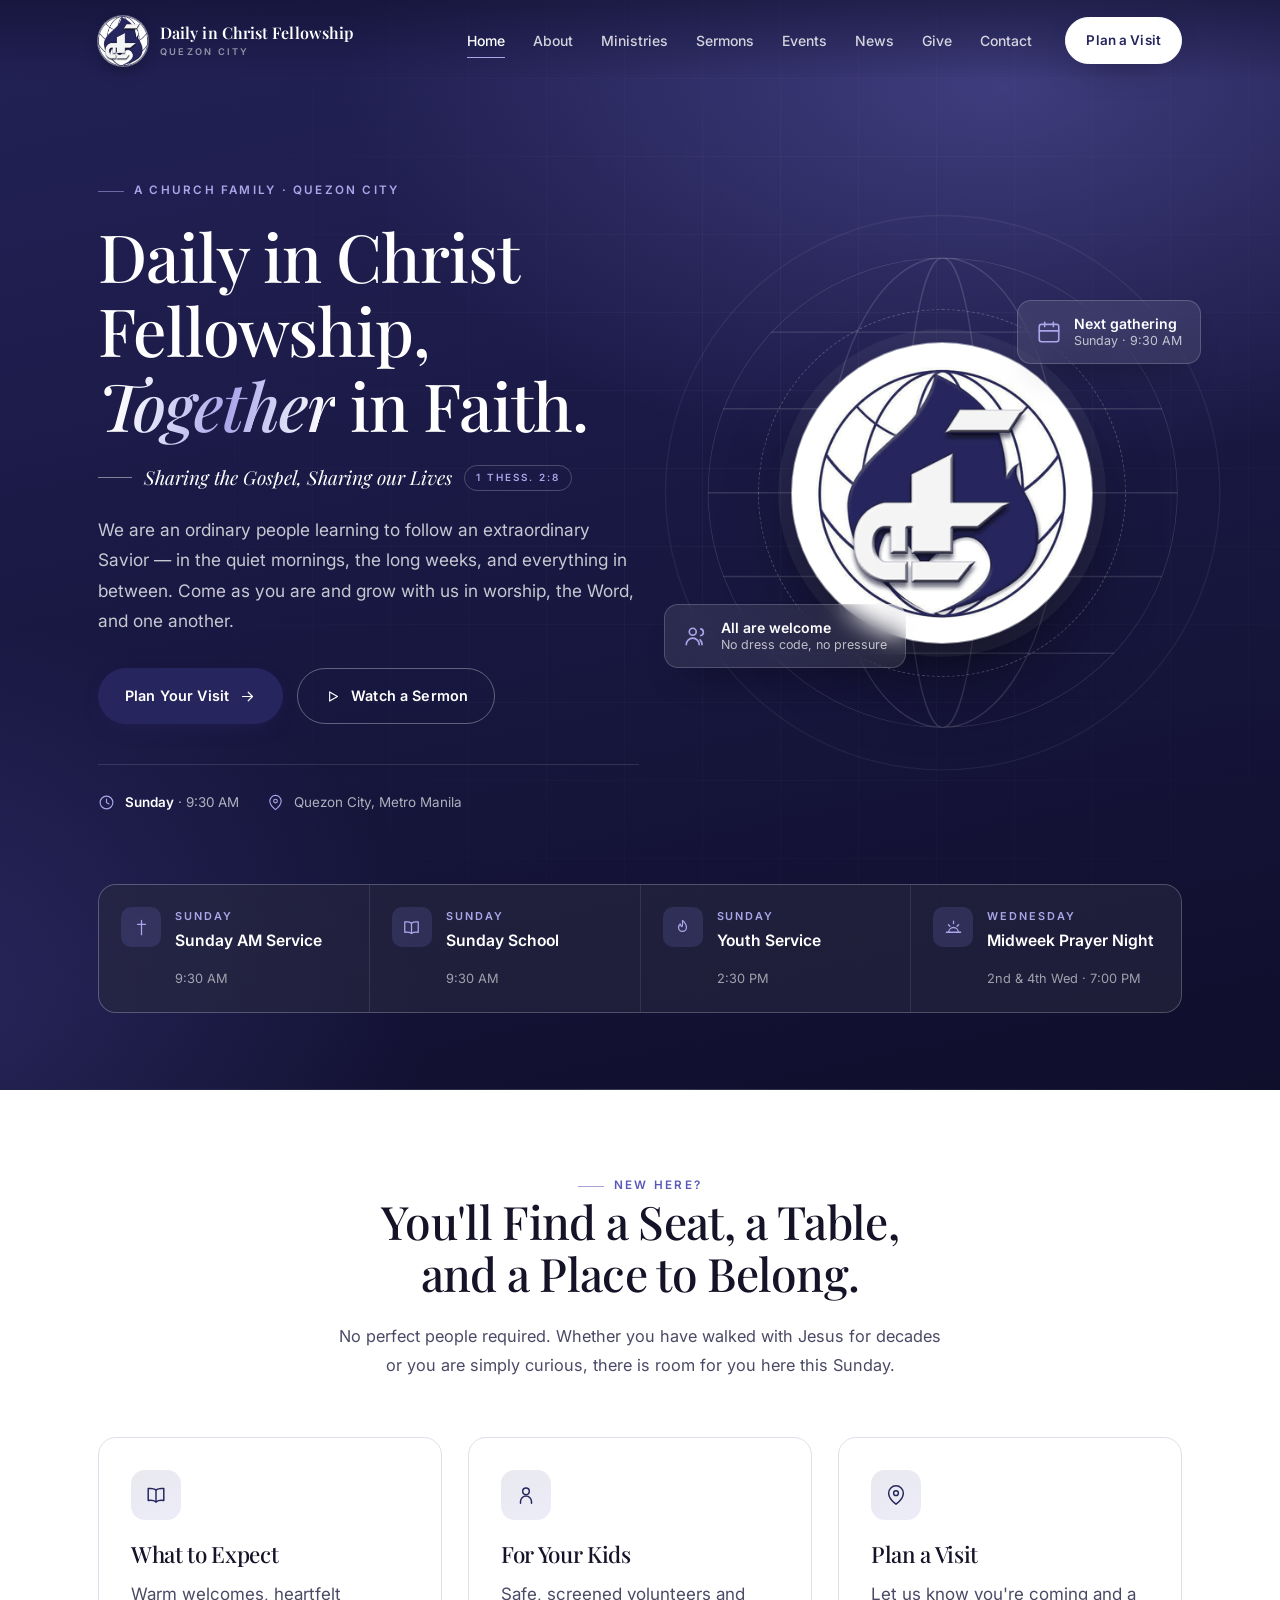
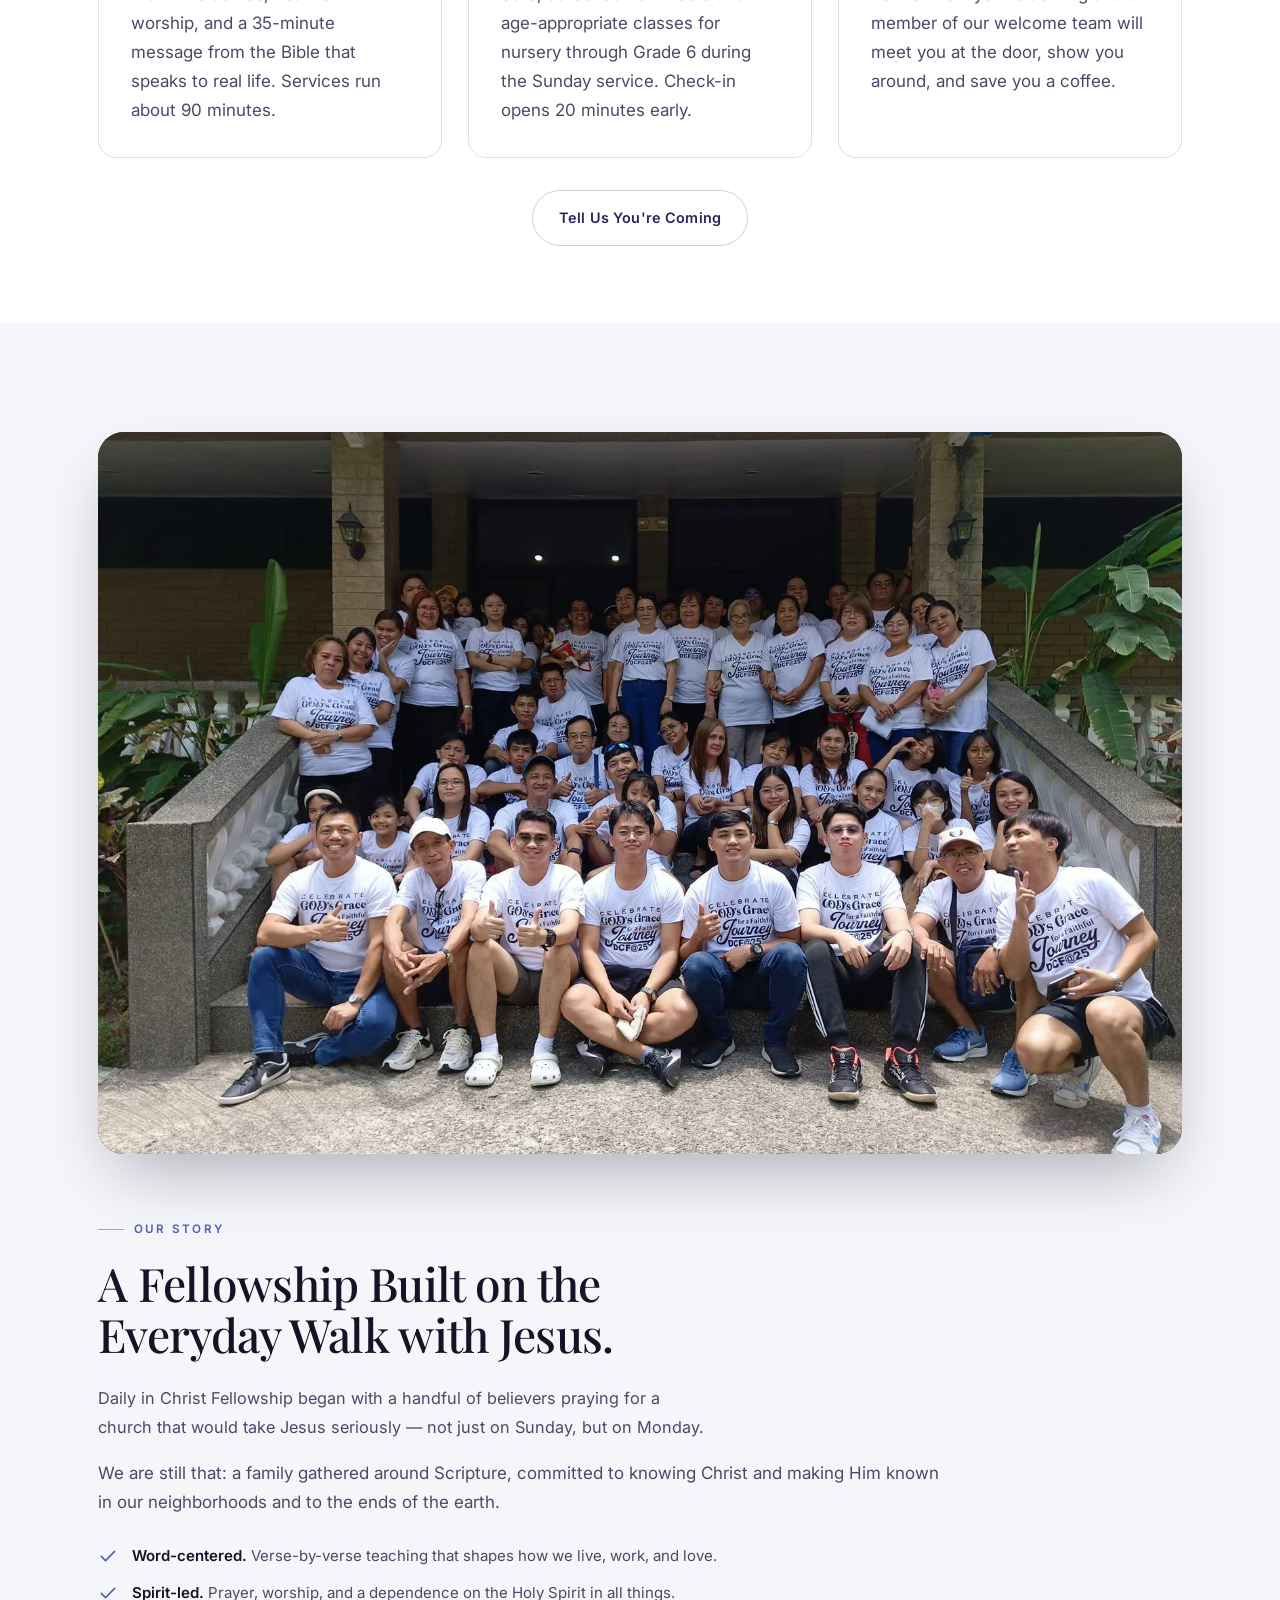
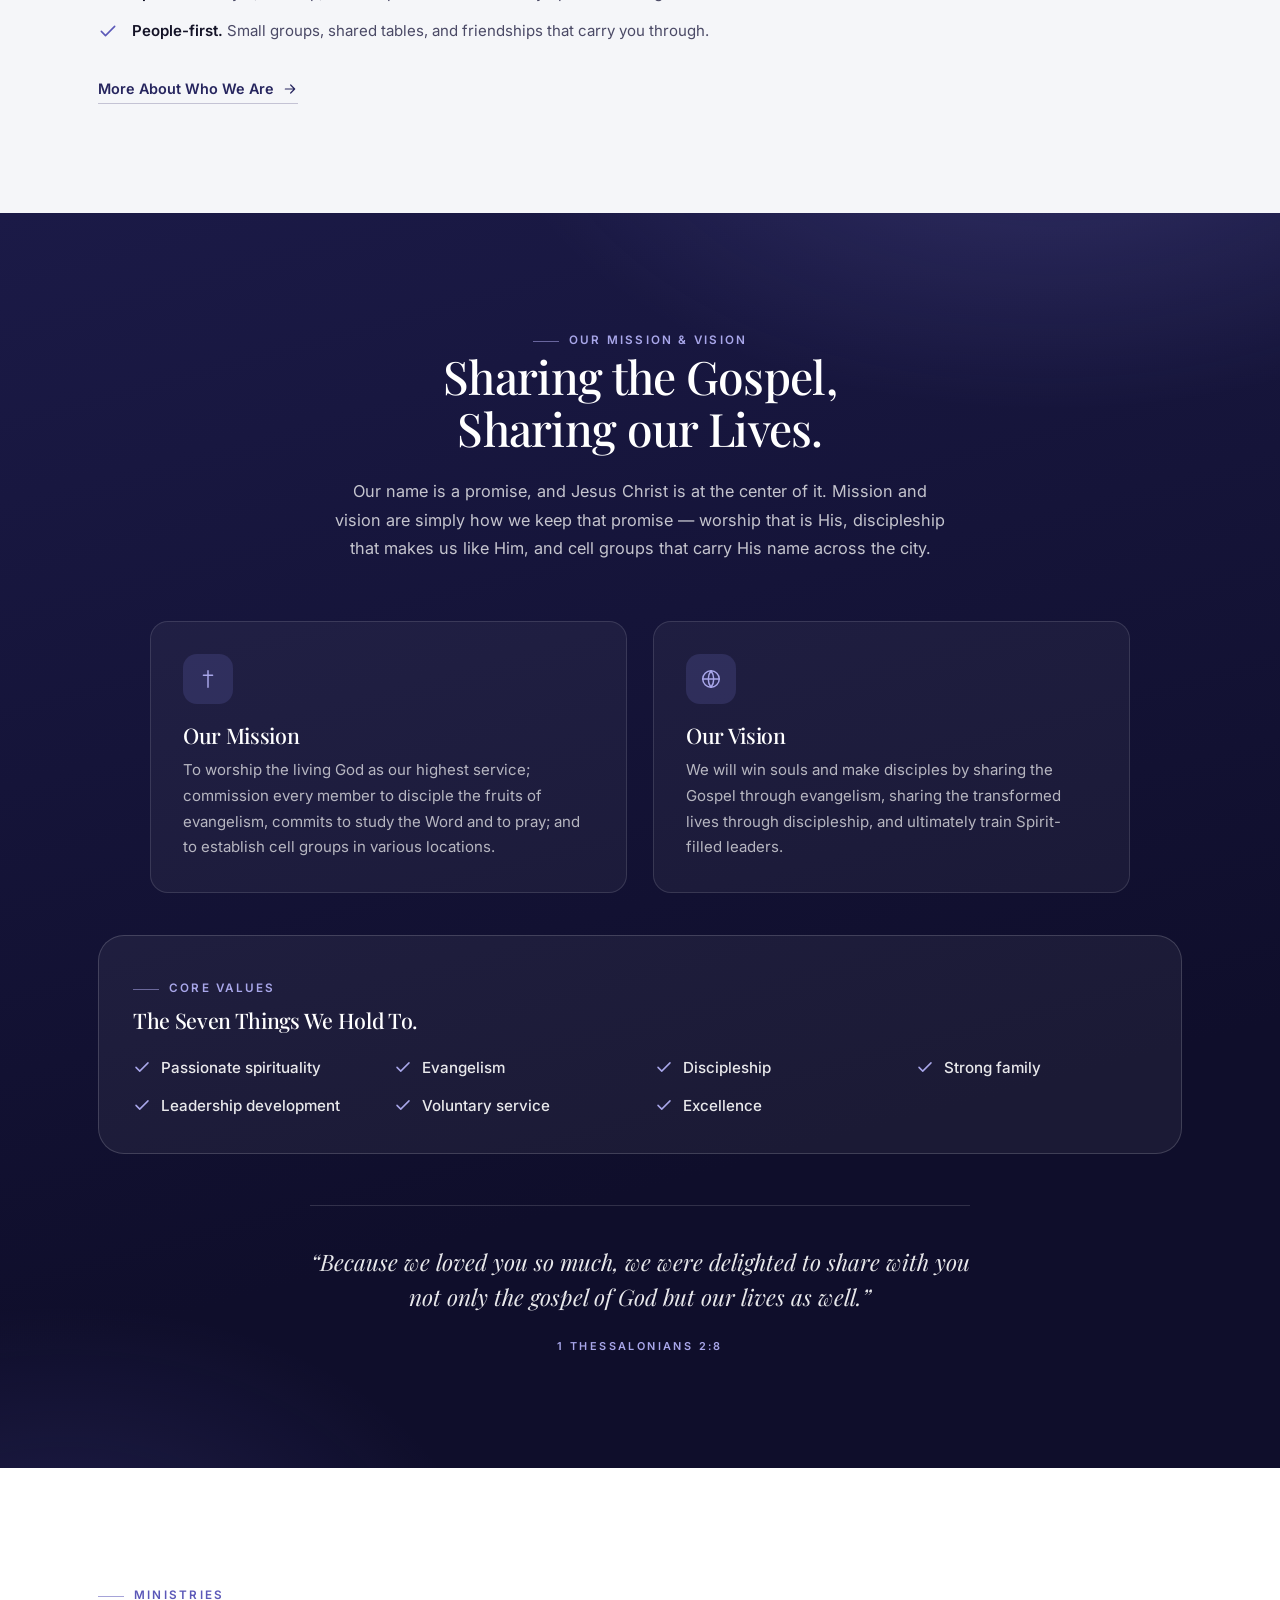
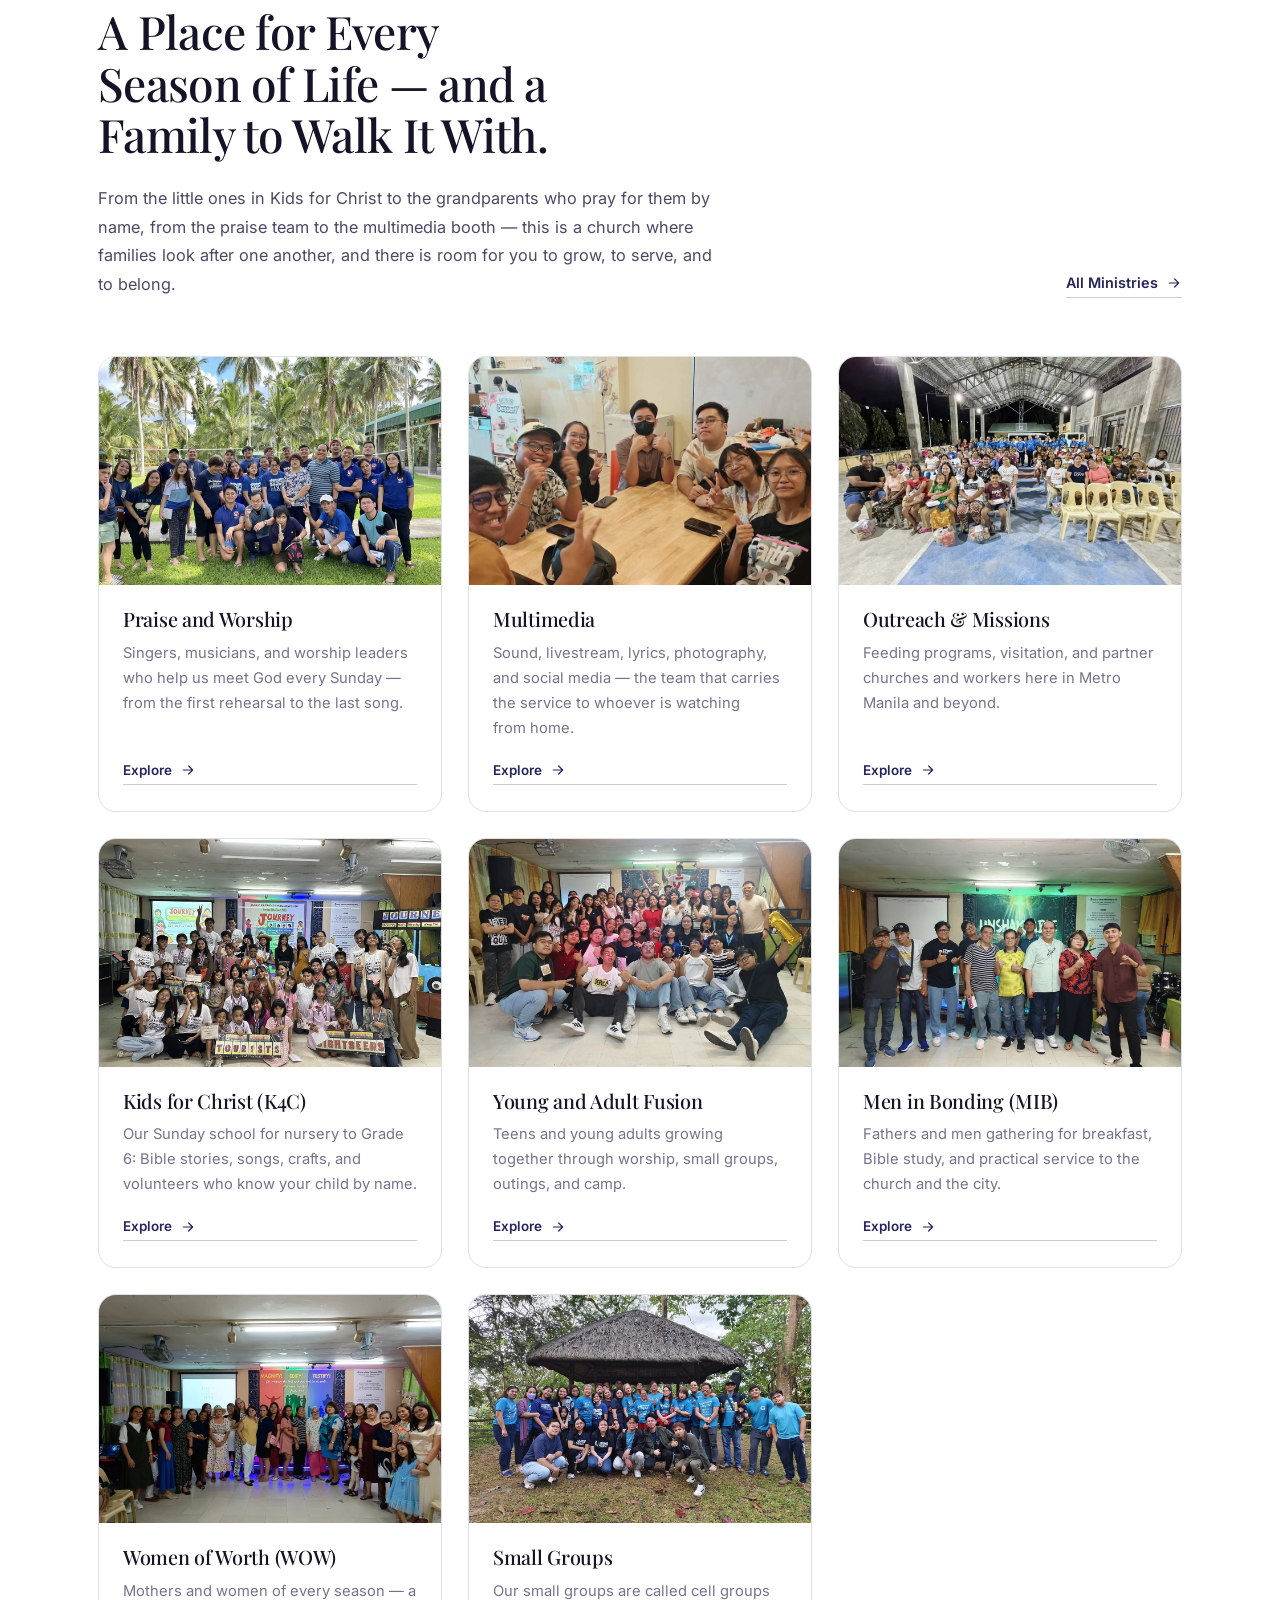
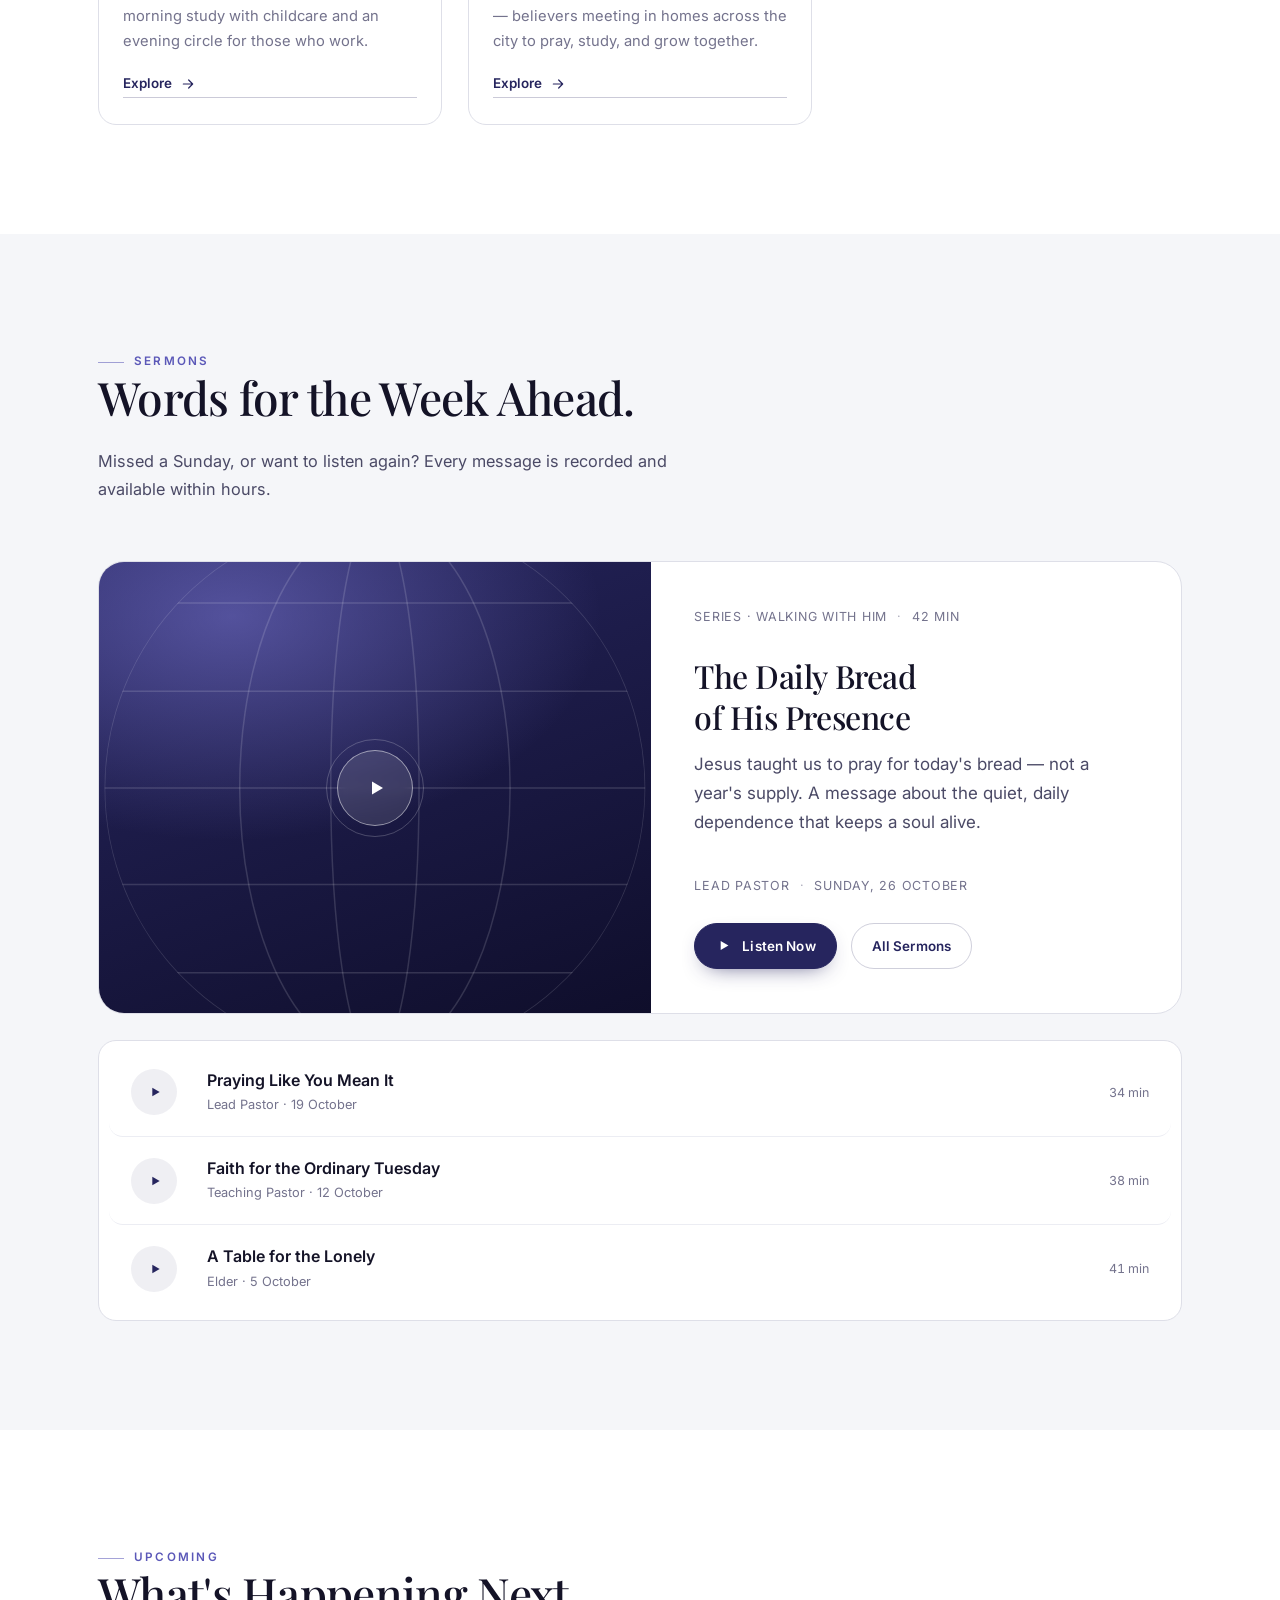
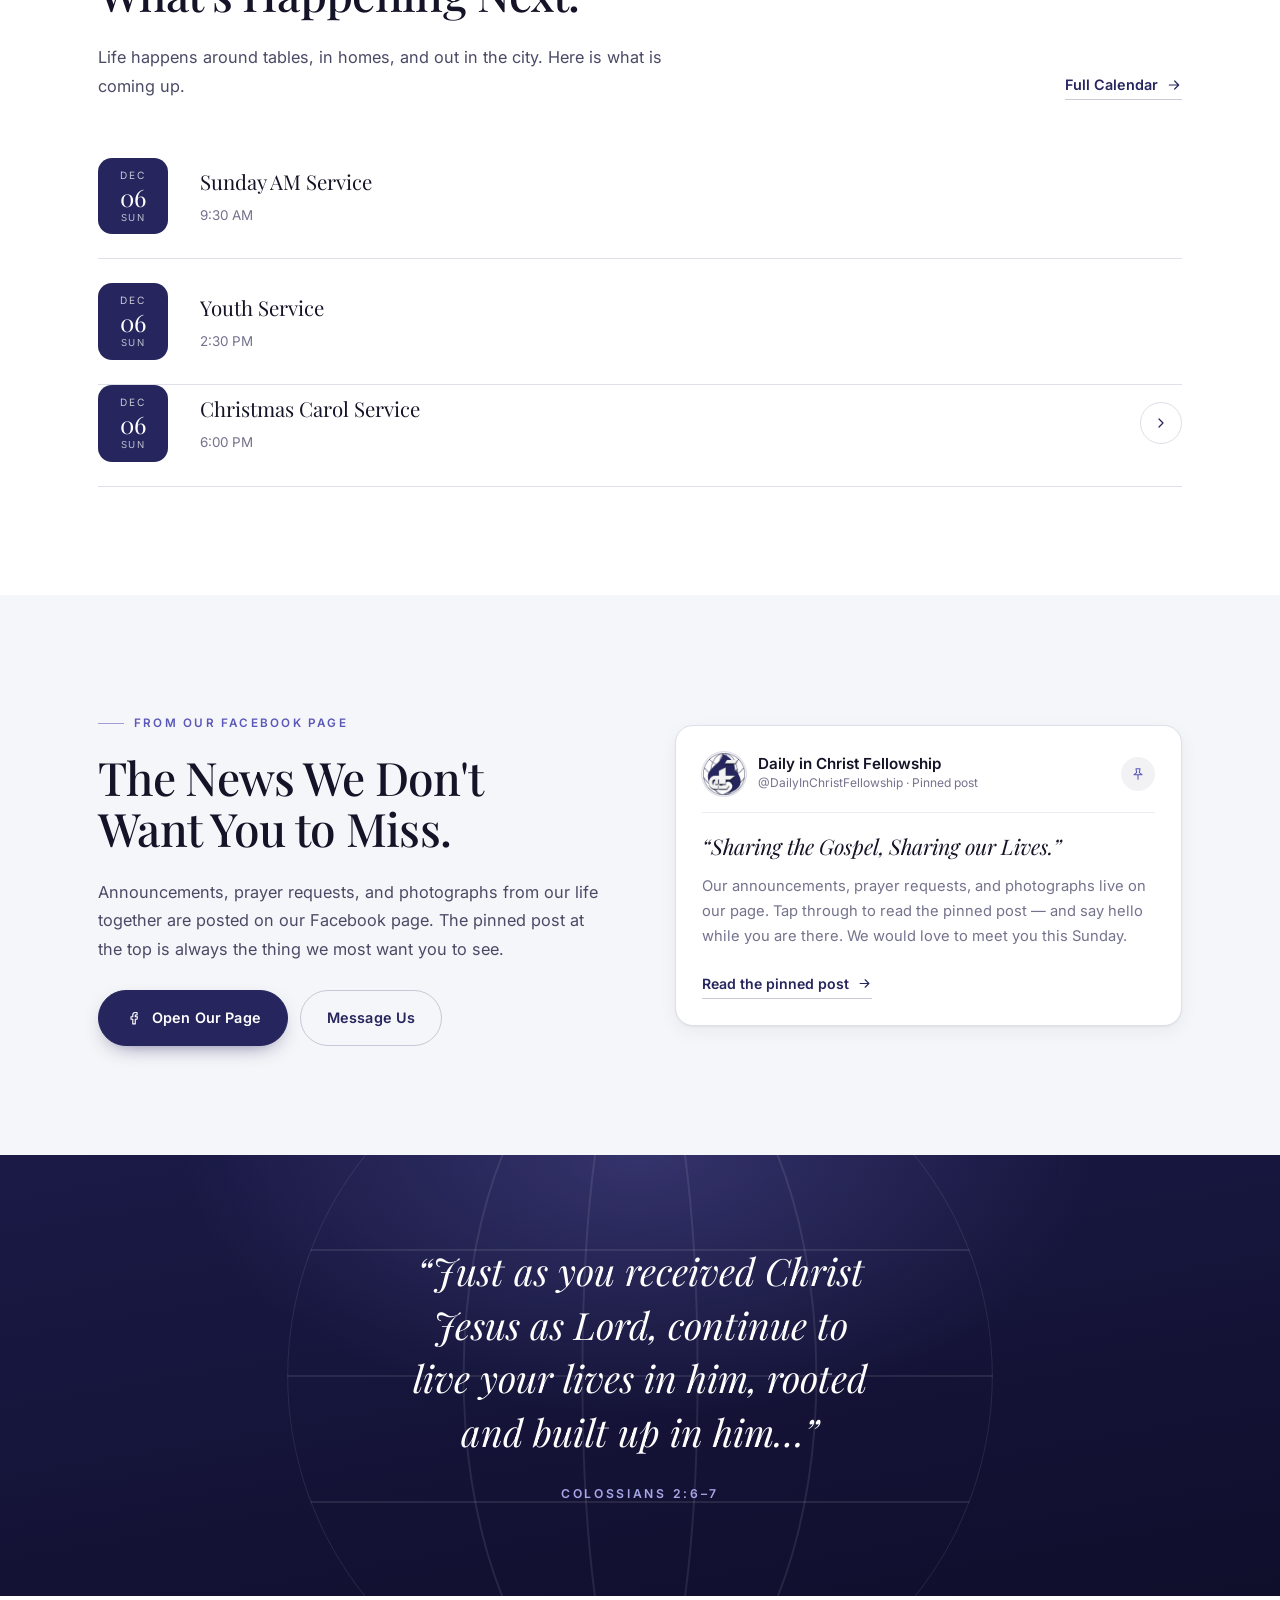
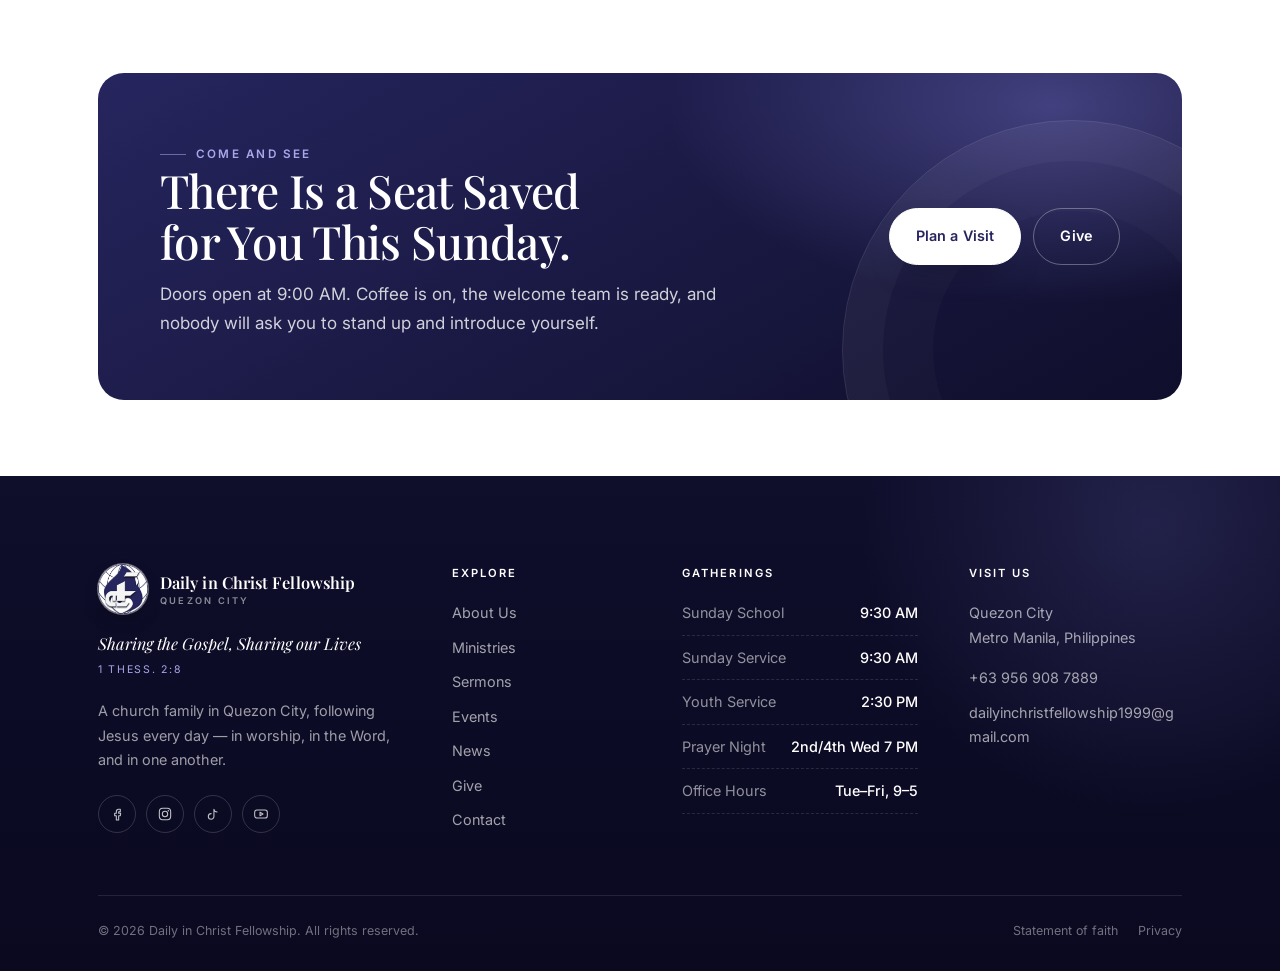
<file: index.html>
<!DOCTYPE html>
<html lang="en">
<head>
<meta charset="utf-8">
<meta name="viewport" content="width=device-width, initial-scale=1">
<title>Daily in Christ Fellowship — Sharing the Gospel, Sharing our Lives</title>
<meta name="description" content="Daily in Christ Fellowship is a church family in Quezon City, sharing the Gospel and sharing our lives (1 Thess. 2:8). Join us Sundays at 9:30 AM.">
<meta name="theme-color" content="#26255E">
<meta property="og:title" content="Daily in Christ Fellowship — Sharing the Gospel, Sharing our Lives">
<meta property="og:description" content="Sharing the Gospel, Sharing our Lives · 1 Thess. 2:8. A church family in Quezon City.">
<meta property="og:image" content="assets/images/logo.png">
<meta property="og:url" content="https://www.facebook.com/DailyInChristFellowship">
<link rel="icon" href="assets/images/favicon.png" type="image/png">
<link rel="apple-touch-icon" href="assets/images/logo-192.png">
<link rel="preconnect" href="https://fonts.googleapis.com">
<link rel="preconnect" href="https://fonts.gstatic.com" crossorigin>
<link href="https://fonts.googleapis.com/css2?family=Inter:wght@300;400;500;600;700&family=Playfair+Display:ital,wght@0,400;0,500;0,600;1,400;1,500&display=swap" rel="stylesheet">
<link rel="stylesheet" href="assets/css/styles.css">
</head>
<body>
<a class="skip-link" href="#main">Skip to content</a>

<!-- ============================================================ header -->
<header class="site-header">
  <div class="wrap header__inner">
    <a class="brand" href="index.html" aria-label="Daily in Christ Fellowship, home">
      <span class="brand__mark" aria-hidden="true"></span>
      <span class="brand__text">
        <span class="brand__name">Daily in Christ Fellowship</span>
        <span class="brand__tag">Quezon City</span>
      </span>
    </a>

    <nav class="nav" id="primary-nav" aria-label="Primary">
      <ul class="nav__list">
        <li><a class="nav__link" href="index.html" aria-current="page">Home</a></li>
        <li><a class="nav__link" href="about.html">About</a></li>
        <li><a class="nav__link" href="ministries.html">Ministries</a></li>
        <li><a class="nav__link" href="sermons.html">Sermons</a></li>
        <li><a class="nav__link" href="events.html">Events</a></li>
        <li><a class="nav__link" href="news.html">News</a></li>
        <li><a class="nav__link" href="give.html">Give</a></li>
        <li><a class="nav__link" href="contact.html">Contact</a></li>
        <li class="nav__cta"><a class="btn btn--light" href="contact.html">Plan a Visit</a></li>
      </ul>
    </nav>

    <a class="btn btn--light btn--sm header__cta" href="contact.html">Plan a Visit</a>
    <button class="nav-toggle" type="button" aria-label="Open menu" aria-expanded="false" aria-controls="primary-nav"><span></span></button>
  </div>
</header>

<main id="main">

  <!-- ============================================================== hero -->
  <section class="hero">
    <div class="wrap">
      <div class="hero__inner">
        <div class="hero__copy">
          <p class="eyebrow">A Church Family · Quezon City</p>
          <h1>Daily in Christ<br>Fellowship,<br><em>Together</em> in Faith.</h1>
          <p class="tagline">
            <span class="tagline__rule" aria-hidden="true"></span>
            Sharing the Gospel, Sharing our Lives
            <span class="tagline__ref">1 Thess. 2:8</span>
          </p>
          <p class="hero__lead">
            We are an ordinary people learning to follow an extraordinary Savior — in the
            quiet mornings, the long weeks, and everything in between. Come as you are and
            grow with us in worship, the Word, and one another.
          </p>
          <div class="hero__actions">
            <a class="btn" href="contact.html">
              Plan Your Visit
              <svg viewBox="0 0 24 24" fill="none" stroke="currentColor" stroke-width="1.7" stroke-linecap="round" stroke-linejoin="round" aria-hidden="true"><path d="M5 12h14M13 6l6 6-6 6"/></svg>
            </a>
            <a class="btn btn--outline-light" href="sermons.html">
              <svg viewBox="0 0 24 24" fill="none" stroke="currentColor" stroke-width="1.6" stroke-linejoin="round" aria-hidden="true"><path d="M8 5.5v13l11-6.5-11-6.5Z"/></svg>
              Watch a Sermon
            </a>
          </div>
          <div class="hero__meta">
            <span class="hero__meta-item">
              <svg viewBox="0 0 24 24" fill="none" stroke="currentColor" stroke-width="1.6" stroke-linecap="round" aria-hidden="true"><circle cx="12" cy="12" r="9"/><path d="M12 7v5l3.5 2"/></svg>
              <span><strong>Sunday</strong> · 9:30 AM</span>
            </span>
            <span class="hero__meta-item">
              <svg viewBox="0 0 24 24" fill="none" stroke="currentColor" stroke-width="1.6" stroke-linecap="round" stroke-linejoin="round" aria-hidden="true"><path d="M20 10c0 6-8 12-8 12S4 16 4 10a8 8 0 1 1 16 0Z"/><circle cx="12" cy="10" r="2.6"/></svg>
              <span>Quezon City, Metro Manila</span>
            </span>
          </div>
        </div>

        <div class="hero__art" aria-hidden="true">
          <svg class="hero__globe hero__globe--back" viewBox="0 0 400 400" fill="none" stroke="currentColor" stroke-width="1">
            <circle cx="200" cy="200" r="196"/>
          </svg>
          <svg class="hero__globe" viewBox="0 0 400 400" aria-hidden="true" focusable="false">
            <defs><clipPath id="globeHero"><circle cx="200" cy="200" r="196"/></clipPath></defs>
            <g clip-path="url(#globeHero)" fill="none" stroke="currentColor" stroke-width="1.2">
              <circle cx="200" cy="200" r="196"/>
              <ellipse cx="200" cy="200" rx="98" ry="196"/>
              <ellipse cx="200" cy="200" rx="32" ry="196"/>
              <path d="M4 200h392M4 130h392M4 270h392M4 66h392M4 334h392"/>
            </g>
          </svg>
          <div class="hero__seal">
          </div>
          <div class="hero__chip hero__chip--a">
            <svg viewBox="0 0 24 24" fill="none" stroke="currentColor" stroke-width="1.5" stroke-linecap="round" aria-hidden="true"><rect x="3" y="5" width="18" height="16" rx="2"/><path d="M8 3v4M16 3v4M3 11h18"/></svg>
            <span><strong>Next gathering</strong>Sunday · 9:30 AM</span>
          </div>
          <div class="hero__chip hero__chip--b">
            <svg viewBox="0 0 24 24" fill="none" stroke="currentColor" stroke-width="1.5" stroke-linecap="round" stroke-linejoin="round" aria-hidden="true"><circle cx="9" cy="8" r="3.2"/><path d="M3 20a6 6 0 0 1 12 0"/><path d="M16.4 5.4a3.2 3.2 0 0 1 0 6.2M17.6 20a6.2 6.2 0 0 0-1.8-4.4"/></svg>
            <span><strong>All are welcome</strong>No dress code, no pressure</span>
          </div>
        </div>
      </div>

      <div class="hero__services">
        <div class="service-card">
          <span class="service-card__icon">
            <svg viewBox="0 0 24 24" fill="none" stroke="currentColor" stroke-width="1.6" stroke-linecap="round" stroke-linejoin="round" aria-hidden="true"><path d="M12 3v18M7 8h10"/></svg>
          </span>
          <div>
            <p class="service-card__day">Sunday</p>
            <p class="service-card__title">Sunday AM Service</p>
            <p class="service-card__note">9:30 AM</p>
          </div>
        </div>
        <div class="service-card">
          <span class="service-card__icon">
            <svg viewBox="0 0 24 24" fill="none" stroke="currentColor" stroke-width="1.6" stroke-linecap="round" stroke-linejoin="round" aria-hidden="true"><path d="M12 6.5C10 5 7 4.5 3.5 5v13c3.5-.5 6.5 0 8.5 1.5 2-1.5 5-2 8.5-1.5V5C17 4.5 14 5 12 6.5Z"/><path d="M12 6.5v13"/></svg>
          </span>
          <div>
            <p class="service-card__day">Sunday</p>
            <p class="service-card__title">Sunday School</p>
            <p class="service-card__note">9:30 AM</p>
          </div>
        </div>
        <div class="service-card">
          <span class="service-card__icon">
            <svg viewBox="0 0 24 24" fill="none" stroke="currentColor" stroke-width="1.6" stroke-linecap="round" stroke-linejoin="round" aria-hidden="true"><path d="M12 3s5 4.2 5 9a5 5 0 0 1-10 0c0-2 1-3.4 2-4.6.4 2 1.2 3 2.4 3.6C12.6 9 12 6 12 3Z"/></svg>
          </span>
          <div>
            <p class="service-card__day">Sunday</p>
            <p class="service-card__title">Youth Service</p>
            <p class="service-card__note">2:30 PM</p>
          </div>
        </div>
        <div class="service-card">
          <span class="service-card__icon">
            <svg viewBox="0 0 24 24" fill="none" stroke="currentColor" stroke-width="1.6" stroke-linecap="round" stroke-linejoin="round" aria-hidden="true"><path d="M12 4v3M5.5 8.5l2 2M18.5 8.5l-2 2M3 18h18"/><path d="M6 18a6 6 0 0 1 12 0"/></svg>
          </span>
          <div>
            <p class="service-card__day">Wednesday</p>
            <p class="service-card__title">Midweek Prayer Night</p>
            <p class="service-card__note">2nd &amp; 4th Wed · 7:00 PM</p>
          </div>
        </div>
      </div>
    </div>
  </section>

  <!-- ========================================================== new here -->
  <section class="section section--tight" aria-labelledby="new-here">
    <div class="wrap">
      <div class="section-head section-head--center reveal">
        <p class="eyebrow">New Here?</p>
        <h2 id="new-here">You'll Find a Seat, a Table, and a Place to Belong.</h2>
        <p class="lead">No perfect people required. Whether you have walked with Jesus for decades or you are simply curious, there is room for you here this Sunday.</p>
      </div>

      <div class="grid grid--3">
        <article class="card card--hover reveal">
          <div class="icon-box">
            <svg viewBox="0 0 24 24" fill="none" stroke="currentColor" stroke-width="1.6" stroke-linecap="round" stroke-linejoin="round" aria-hidden="true"><path d="M12 6.5C10 5 7 4.5 3.5 5v13c3.5-.5 6.5 0 8.5 1.5 2-1.5 5-2 8.5-1.5V5C17 4.5 14 5 12 6.5Z"/><path d="M12 6.5v13"/></svg>
          </div>
          <h3>What to Expect</h3>
          <p>Warm welcomes, heartfelt worship, and a 35-minute message from the Bible that speaks to real life. Services run about 90 minutes.</p>
        </article>

        <article class="card card--hover reveal" style="--delay:80ms">
          <div class="icon-box">
            <svg viewBox="0 0 24 24" fill="none" stroke="currentColor" stroke-width="1.6" stroke-linecap="round" stroke-linejoin="round" aria-hidden="true"><circle cx="12" cy="8" r="3.6"/><path d="M6 21v-1.8a6 6 0 0 1 12 0V21"/></svg>
          </div>
          <h3>For Your Kids</h3>
          <p>Safe, screened volunteers and age-appropriate classes for nursery through Grade 6 during the Sunday service. Check-in opens 20 minutes early.</p>
        </article>

        <article class="card card--hover reveal" style="--delay:160ms">
          <div class="icon-box">
            <svg viewBox="0 0 24 24" fill="none" stroke="currentColor" stroke-width="1.6" stroke-linecap="round" stroke-linejoin="round" aria-hidden="true"><path d="M20 10c0 6-8 12-8 12S4 16 4 10a8 8 0 1 1 16 0Z"/><circle cx="12" cy="10" r="2.6"/></svg>
          </div>
          <h3>Plan a Visit</h3>
          <p>Let us know you're coming and a member of our welcome team will meet you at the door, show you around, and save you a coffee.</p>
        </article>
      </div>

      <div class="reveal" style="margin-top:32px; text-align:center">
        <a class="btn btn--ghost" href="contact.html">Tell Us You're Coming</a>
      </div>
    </div>
  </section>

  <!-- ============================================================ about -->
  <section class="section section--tint" aria-labelledby="story">
    <div class="wrap">
      <figure class="story-banner reveal">
        <img src="assets/images/church-members.jpg" alt="Members of Daily in Christ Fellowship gathered together" width="1600" height="1200" loading="lazy" decoding="async">
      </figure>

      <div class="reveal story-copy" style="--delay:100ms">
        <p class="eyebrow">Our Story</p>
        <h2 id="story">A Fellowship Built on the Everyday Walk with Jesus.</h2>
        <p class="lead">Daily in Christ Fellowship began with a handful of believers praying for a church that would take Jesus seriously — not just on Sunday, but on Monday.</p>
        <p style="margin-top:18px">We are still that: a family gathered around Scripture, committed to knowing Christ and making Him known in our neighborhoods and to the ends of the earth.</p>
        <ul class="checklist" style="margin-top:26px">
          <li>
            <svg viewBox="0 0 24 24" fill="none" stroke="currentColor" stroke-width="1.9" stroke-linecap="round" stroke-linejoin="round" aria-hidden="true"><path d="M4 12.5l5 5L20 6.5"/></svg>
            <span><strong>Word-centered.</strong> Verse-by-verse teaching that shapes how we live, work, and love.</span>
          </li>
          <li>
            <svg viewBox="0 0 24 24" fill="none" stroke="currentColor" stroke-width="1.9" stroke-linecap="round" stroke-linejoin="round" aria-hidden="true"><path d="M4 12.5l5 5L20 6.5"/></svg>
            <span><strong>Spirit-led.</strong> Prayer, worship, and a dependence on the Holy Spirit in all things.</span>
          </li>
          <li>
            <svg viewBox="0 0 24 24" fill="none" stroke="currentColor" stroke-width="1.9" stroke-linecap="round" stroke-linejoin="round" aria-hidden="true"><path d="M4 12.5l5 5L20 6.5"/></svg>
            <span><strong>People-first.</strong> Small groups, shared tables, and friendships that carry you through.</span>
          </li>
        </ul>
        <div style="margin-top:30px">
          <a class="link-arrow" href="about.html">
            More About Who We Are
            <svg viewBox="0 0 24 24" fill="none" stroke="currentColor" stroke-width="1.8" stroke-linecap="round" stroke-linejoin="round" aria-hidden="true"><path d="M5 12h14M13 6l6 6-6 6"/></svg>
          </a>
        </div>
      </div>
    </div>
  </section>

  <!-- ========================================================== tagline -->
  <section class="section section--ink" aria-labelledby="tagline-title">
    <div class="wrap">
      <div class="section-head section-head--center reveal">
        <p class="eyebrow">Our Mission &amp; Vision</p>
        <h2 id="tagline-title">Sharing the Gospel,<br>Sharing our Lives.</h2>
        <p class="lead">Our name is a promise, and Jesus Christ is at the center of it. Mission and vision are simply how we keep that promise — worship that is His, discipleship that makes us like Him, and cell groups that carry His name across the city.</p>
      </div>

      <div class="grid grid--2" style="max-width:980px; margin:0 auto">
        <article class="pillar reveal">
          <div class="icon-box">
            <svg viewBox="0 0 24 24" fill="none" stroke="currentColor" stroke-width="1.6" stroke-linecap="round" stroke-linejoin="round" aria-hidden="true"><path d="M12 3v18M7 8h10"/></svg>
          </div>
          <h3>Our Mission</h3>
          <p>To worship the living God as our highest service; commission every member to disciple the fruits of evangelism, commits to study the Word and to pray; and to establish cell groups in various locations.</p>
        </article>

        <article class="pillar reveal" style="--delay:80ms">
          <div class="icon-box">
            <svg viewBox="0 0 24 24" fill="none" stroke="currentColor" stroke-width="1.6" stroke-linecap="round" stroke-linejoin="round" aria-hidden="true"><circle cx="12" cy="12" r="9"/><path d="M3 12h18M12 3a15 15 0 0 1 0 18M12 3a15 15 0 0 0 0 18"/></svg>
          </div>
          <h3>Our Vision</h3>
          <p>We will win souls and make disciples by sharing the Gospel through evangelism, sharing the transformed lives through discipleship, and ultimately train Spirit-filled leaders.</p>
        </article>
      </div>

      <div class="core-values reveal" style="--delay:120ms">
        <p class="eyebrow">Core Values</p>
        <h3 class="core-values__title">The Seven Things We Hold To.</h3>
        <ul class="core-values__list">
          <li><svg viewBox="0 0 24 24" fill="none" stroke="currentColor" stroke-width="2" stroke-linecap="round" stroke-linejoin="round" aria-hidden="true"><path d="M4 12.5l5 5L20 6.5"/></svg><span>Passionate spirituality</span></li>
          <li><svg viewBox="0 0 24 24" fill="none" stroke="currentColor" stroke-width="2" stroke-linecap="round" stroke-linejoin="round" aria-hidden="true"><path d="M4 12.5l5 5L20 6.5"/></svg><span>Evangelism</span></li>
          <li><svg viewBox="0 0 24 24" fill="none" stroke="currentColor" stroke-width="2" stroke-linecap="round" stroke-linejoin="round" aria-hidden="true"><path d="M4 12.5l5 5L20 6.5"/></svg><span>Discipleship</span></li>
          <li><svg viewBox="0 0 24 24" fill="none" stroke="currentColor" stroke-width="2" stroke-linecap="round" stroke-linejoin="round" aria-hidden="true"><path d="M4 12.5l5 5L20 6.5"/></svg><span>Strong family</span></li>
          <li><svg viewBox="0 0 24 24" fill="none" stroke="currentColor" stroke-width="2" stroke-linecap="round" stroke-linejoin="round" aria-hidden="true"><path d="M4 12.5l5 5L20 6.5"/></svg><span>Leadership development</span></li>
          <li><svg viewBox="0 0 24 24" fill="none" stroke="currentColor" stroke-width="2" stroke-linecap="round" stroke-linejoin="round" aria-hidden="true"><path d="M4 12.5l5 5L20 6.5"/></svg><span>Voluntary service</span></li>
          <li><svg viewBox="0 0 24 24" fill="none" stroke="currentColor" stroke-width="2" stroke-linecap="round" stroke-linejoin="round" aria-hidden="true"><path d="M4 12.5l5 5L20 6.5"/></svg><span>Excellence</span></li>
        </ul>
      </div>

      <figure class="tagline-verse reveal">
        <blockquote>&ldquo;Because we loved you so much, we were delighted to share with you not only the gospel of God but our lives as well.&rdquo;</blockquote>
        <cite>1 Thessalonians 2:8</cite>
      </figure>
    </div>
  </section>

  <!-- ======================================================== ministries -->
  <section class="section" aria-labelledby="ministries-title">
    <div class="wrap">
      <div class="section-head reveal" style="display:flex; flex-wrap:wrap; gap:24px; align-items:flex-end; justify-content:space-between; max-width:none">
        <div style="max-width:620px">
          <p class="eyebrow">Ministries</p>
          <h2 id="ministries-title">A Place for Every Season of Life — and a Family to Walk It With.</h2>
          <p class="lead">From the little ones in Kids for Christ to the grandparents who pray for them by name, from the praise team to the multimedia booth — this is a church where families look after one another, and there is room for you to grow, to serve, and to belong.</p>
        </div>
        <a class="link-arrow" href="ministries.html">
          All Ministries
          <svg viewBox="0 0 24 24" fill="none" stroke="currentColor" stroke-width="1.8" stroke-linecap="round" stroke-linejoin="round" aria-hidden="true"><path d="M5 12h14M13 6l6 6-6 6"/></svg>
        </a>
      </div>

      <div class="grid grid--3">
        <a class="card card--hover card--media ministry reveal" href="ministries.html#worship">
          <figure class="card__media">
            <img src="assets/images/ministries/praise-and-worship.jpg" alt="Praise and Worship ministry at Daily in Christ Fellowship" width="1200" height="900" loading="lazy" decoding="async">
          </figure>
          <div class="ministry__body">
            <h3>Praise and Worship</h3>
            <p>Singers, musicians, and worship leaders who help us meet God every Sunday — from the first rehearsal to the last song.</p>
            <span class="link-arrow">Explore
              <svg viewBox="0 0 24 24" fill="none" stroke="currentColor" stroke-width="1.8" stroke-linecap="round" stroke-linejoin="round" aria-hidden="true"><path d="M5 12h14M13 6l6 6-6 6"/></svg>
            </span>
          </div>
        </a>

        <a class="card card--hover card--media ministry reveal" href="ministries.html#multimedia" style="--delay:70ms">
          <figure class="card__media">
            <img src="assets/images/ministries/multimedia.jpg" alt="Multimedia ministry at Daily in Christ Fellowship" width="1200" height="900" loading="lazy" decoding="async">
          </figure>
          <div class="ministry__body">
            <h3>Multimedia</h3>
            <p>Sound, livestream, lyrics, photography, and social media — the team that carries the service to whoever is watching from home.</p>
            <span class="link-arrow">Explore
              <svg viewBox="0 0 24 24" fill="none" stroke="currentColor" stroke-width="1.8" stroke-linecap="round" stroke-linejoin="round" aria-hidden="true"><path d="M5 12h14M13 6l6 6-6 6"/></svg>
            </span>
          </div>
        </a>

        <a class="card card--hover card--media ministry reveal" href="ministries.html#outreach" style="--delay:140ms">
          <figure class="card__media">
            <img src="assets/images/ministries/outreach-missions.jpg" alt="Outreach and Missions ministry at Daily in Christ Fellowship" width="1200" height="900" loading="lazy" decoding="async">
          </figure>
          <div class="ministry__body">
            <h3>Outreach &amp; Missions</h3>
            <p>Feeding programs, visitation, and partner churches and workers here in Metro Manila and beyond.</p>
            <span class="link-arrow">Explore
              <svg viewBox="0 0 24 24" fill="none" stroke="currentColor" stroke-width="1.8" stroke-linecap="round" stroke-linejoin="round" aria-hidden="true"><path d="M5 12h14M13 6l6 6-6 6"/></svg>
            </span>
          </div>
        </a>

        <a class="card card--hover card--media ministry reveal" href="ministries.html#kids">
          <figure class="card__media">
            <img src="assets/images/ministries/kids-for-christ.jpg" alt="Kids for Christ Sunday school at Daily in Christ Fellowship" width="1200" height="900" loading="lazy" decoding="async">
          </figure>
          <div class="ministry__body">
            <h3>Kids for Christ (K4C)</h3>
            <p>Our Sunday school for nursery to Grade 6: Bible stories, songs, crafts, and volunteers who know your child by name.</p>
            <span class="link-arrow">Explore
              <svg viewBox="0 0 24 24" fill="none" stroke="currentColor" stroke-width="1.8" stroke-linecap="round" stroke-linejoin="round" aria-hidden="true"><path d="M5 12h14M13 6l6 6-6 6"/></svg>
            </span>
          </div>
        </a>

        <a class="card card--hover card--media ministry reveal" href="ministries.html#fusion" style="--delay:70ms">
          <figure class="card__media">
            <img src="assets/images/ministries/young-and-adult-fusion.jpg" alt="Young and Adult Fusion ministry at Daily in Christ Fellowship" width="1200" height="900" loading="lazy" decoding="async">
          </figure>
          <div class="ministry__body">
            <h3>Young and Adult Fusion</h3>
            <p>Teens and young adults growing together through worship, small groups, outings, and camp.</p>
            <span class="link-arrow">Explore
              <svg viewBox="0 0 24 24" fill="none" stroke="currentColor" stroke-width="1.8" stroke-linecap="round" stroke-linejoin="round" aria-hidden="true"><path d="M5 12h14M13 6l6 6-6 6"/></svg>
            </span>
          </div>
        </a>

        <a class="card card--hover card--media ministry reveal" href="ministries.html#men" style="--delay:140ms">
          <figure class="card__media">
            <img src="assets/images/ministries/men-in-bonding.jpg" alt="Men in Bonding ministry at Daily in Christ Fellowship" width="1200" height="900" loading="lazy" decoding="async">
          </figure>
          <div class="ministry__body">
            <h3>Men in Bonding (MIB)</h3>
            <p>Fathers and men gathering for breakfast, Bible study, and practical service to the church and the city.</p>
            <span class="link-arrow">Explore
              <svg viewBox="0 0 24 24" fill="none" stroke="currentColor" stroke-width="1.8" stroke-linecap="round" stroke-linejoin="round" aria-hidden="true"><path d="M5 12h14M13 6l6 6-6 6"/></svg>
            </span>
          </div>
        </a>

        <a class="card card--hover card--media ministry reveal" href="ministries.html#women">
          <figure class="card__media">
            <img src="assets/images/ministries/women-of-worth.jpg" alt="Women of Worth ministry at Daily in Christ Fellowship" width="1200" height="900" loading="lazy" decoding="async">
          </figure>
          <div class="ministry__body">
            <h3>Women of Worth (WOW)</h3>
            <p>Mothers and women of every season — a morning study with childcare and an evening circle for those who work.</p>
            <span class="link-arrow">Explore
              <svg viewBox="0 0 24 24" fill="none" stroke="currentColor" stroke-width="1.8" stroke-linecap="round" stroke-linejoin="round" aria-hidden="true"><path d="M5 12h14M13 6l6 6-6 6"/></svg>
            </span>
          </div>
        </a>
        <a class="card card--hover card--media ministry reveal" href="ministries.html#groups" style="--delay:70ms">
          <figure class="card__media">
            <img src="assets/images/ministries/cell-groups.jpg" alt="Small Groups ministry at Daily in Christ Fellowship" width="1200" height="900" loading="lazy" decoding="async">
          </figure>
          <div class="ministry__body">
            <h3>Small Groups</h3>
            <p>Our small groups are called cell groups — believers meeting in homes across the city to pray, study, and grow together.</p>
            <span class="link-arrow">Explore
              <svg viewBox="0 0 24 24" fill="none" stroke="currentColor" stroke-width="1.8" stroke-linecap="round" stroke-linejoin="round" aria-hidden="true"><path d="M5 12h14M13 6l6 6-6 6"/></svg>
            </span>
          </div>
        </a>
      </div>
    </div>
  </section>

  <!-- ========================================================== sermons -->
  <section class="section section--tint" aria-labelledby="sermons-title">
    <div class="wrap">
      <div class="section-head reveal">
        <p class="eyebrow">Sermons</p>
        <h2 id="sermons-title">Words for the Week Ahead.</h2>
        <p class="lead">Missed a Sunday, or want to listen again? Every message is recorded and available within hours.</p>
      </div>

      <div class="sermon-feature reveal">
        <div class="sermon-feature__art">
          <svg class="globe" viewBox="0 0 400 400" aria-hidden="true" focusable="false">
            <defs><clipPath id="globeSermon"><circle cx="200" cy="200" r="196"/></clipPath></defs>
            <g clip-path="url(#globeSermon)" fill="none" stroke="currentColor" stroke-width="1.1">
              <circle cx="200" cy="200" r="196"/>
              <ellipse cx="200" cy="200" rx="98" ry="196"/>
              <ellipse cx="200" cy="200" rx="32" ry="196"/>
              <path d="M4 200h392M4 130h392M4 270h392M4 66h392M4 334h392"/>
            </g>
          </svg>
          <button class="play-btn" type="button" data-sermon="The Daily Bread of His Presence" aria-label="Play the sermon The Daily Bread of His Presence">
            <svg viewBox="0 0 24 24" fill="currentColor" aria-hidden="true"><path d="M8 5.5v13l11-6.5-11-6.5Z"/></svg>
          </button>
        </div>
        <div class="sermon-feature__body">
          <p class="sermon-meta">
            <span>Series · Walking With Him</span>
            <span>42 min</span>
          </p>
          <h3>The Daily Bread of His Presence</h3>
          <p>Jesus taught us to pray for today's bread — not a year's supply. A message about the quiet, daily dependence that keeps a soul alive.</p>
          <p class="sermon-meta" style="margin:20px 0 26px">
            <span>Lead Pastor</span>
            <span>Sunday, 26 October</span>
          </p>
          <div style="display:flex; flex-wrap:wrap; gap:14px">
            <button class="btn btn--sm" type="button" data-sermon="The Daily Bread of His Presence">
              <svg viewBox="0 0 24 24" fill="currentColor" aria-hidden="true"><path d="M8 5.5v13l11-6.5-11-6.5Z"/></svg>
              Listen Now
            </button>
            <a class="btn btn--ghost btn--sm" href="sermons.html">All Sermons</a>
          </div>
        </div>
      </div>

      <ul class="sermon-list reveal" style="margin-top:26px; background:#fff; border:1px solid var(--silver-300); border-radius:var(--radius); padding:8px 10px;">
        <li>
          <a class="sermon-row" href="sermons.html" data-sermon="Praying Like You Mean It">
            <span class="sermon-row__badge">
              <svg viewBox="0 0 24 24" fill="currentColor" aria-hidden="true"><path d="M8 5.5v13l11-6.5-11-6.5Z"/></svg>
            </span>
            <span>
              <span class="sermon-row__title">Praying Like You Mean It</span>
              <span class="sermon-row__meta">Lead Pastor · 19 October</span>
            </span>
            <span class="sermon-row__dur">34 min</span>
          </a>
        </li>
        <li>
          <a class="sermon-row" href="sermons.html" data-sermon="Faith for the Ordinary Tuesday">
            <span class="sermon-row__badge">
              <svg viewBox="0 0 24 24" fill="currentColor" aria-hidden="true"><path d="M8 5.5v13l11-6.5-11-6.5Z"/></svg>
            </span>
            <span>
              <span class="sermon-row__title">Faith for the Ordinary Tuesday</span>
              <span class="sermon-row__meta">Teaching Pastor · 12 October</span>
            </span>
            <span class="sermon-row__dur">38 min</span>
          </a>
        </li>
        <li>
          <a class="sermon-row" href="sermons.html" data-sermon="A Table for the Lonely">
            <span class="sermon-row__badge">
              <svg viewBox="0 0 24 24" fill="currentColor" aria-hidden="true"><path d="M8 5.5v13l11-6.5-11-6.5Z"/></svg>
            </span>
            <span>
              <span class="sermon-row__title">A Table for the Lonely</span>
              <span class="sermon-row__meta">Elder · 5 October</span>
            </span>
            <span class="sermon-row__dur">41 min</span>
          </a>
        </li>
      </ul>
    </div>
  </section>

  <!-- ============================================================ events -->
  <section class="section" aria-labelledby="events-title">
    <div class="wrap">
      <div class="section-head reveal" style="display:flex; flex-wrap:wrap; gap:24px; align-items:flex-end; justify-content:space-between; max-width:none">
        <div style="max-width:600px">
          <p class="eyebrow">Upcoming</p>
          <h2 id="events-title">What's Happening Next.</h2>
          <p class="lead">Life happens around tables, in homes, and out in the city. Here is what is coming up.</p>
        </div>
        <a class="link-arrow" href="events.html">
          Full Calendar
          <svg viewBox="0 0 24 24" fill="none" stroke="currentColor" stroke-width="1.8" stroke-linecap="round" stroke-linejoin="round" aria-hidden="true"><path d="M5 12h14M13 6l6 6-6 6"/></svg>
        </a>
      </div>

      <div class="reveal" data-schedule data-schedule-limit="3">
        <a class="event-row" href="events.html#baptism">
          <span class="event-date">
            <span class="event-date__month">Nov</span>
            <span class="event-date__day">22</span>
            <span class="event-date__dow">Sun</span>
          </span>
          <span>
            <span class="event-row__title">Water Baptism Sunday</span>
            <span class="event-row__meta">
              <span>9:30 AM</span>
              <span>Sign up required</span>
            </span>
          </span>
          <span class="event-row__cta">
            <svg viewBox="0 0 24 24" fill="none" stroke="currentColor" stroke-width="1.8" stroke-linecap="round" stroke-linejoin="round" aria-hidden="true"><path d="M9 6l6 6-6 6"/></svg>
          </span>
        </a>

        <a class="event-row" href="events.html#carols">
          <span class="event-date">
            <span class="event-date__month">Dec</span>
            <span class="event-date__day">06</span>
            <span class="event-date__dow">Sun</span>
          </span>
          <span>
            <span class="event-row__title">Christmas Carol Service</span>
            <span class="event-row__meta">
              <span>6:00 PM</span>
              <span>Bring a friend</span>
            </span>
          </span>
          <span class="event-row__cta">
            <svg viewBox="0 0 24 24" fill="none" stroke="currentColor" stroke-width="1.8" stroke-linecap="round" stroke-linejoin="round" aria-hidden="true"><path d="M9 6l6 6-6 6"/></svg>
          </span>
        </a>
      </div>
    </div>
  </section>

  <!-- ==================================================== facebook / pinned -->
  <section class="section section--tint" aria-labelledby="fb-title">
    <div class="wrap split">
      <div class="reveal">
        <p class="eyebrow">From Our Facebook Page</p>
        <h2 id="fb-title">The News We Don't Want You to Miss.</h2>
        <p class="lead">Announcements, prayer requests, and photographs from our life together are posted on our Facebook page. The pinned post at the top is always the thing we most want you to see.</p>
        <div style="margin-top:26px; display:flex; flex-wrap:wrap; gap:12px">
          <a class="btn" href="https://www.facebook.com/DailyInChristFellowship" target="_blank" rel="noopener">
            <svg viewBox="0 0 24 24" fill="none" stroke="currentColor" stroke-width="1.6" stroke-linecap="round" stroke-linejoin="round" aria-hidden="true"><path d="M14.5 8.5H17V5h-2.5A3.5 3.5 0 0 0 11 8.5V11H8.5v3.5H11V21h3.5v-6.5H17L17.5 11h-3V9c0-.3.2-.5.5-.5Z"/></svg>
            Open Our Page
          </a>
          <a class="btn btn--ghost" href="https://m.me/DailyInChristFellowship" target="_blank" rel="noopener">Message Us</a>
        </div>
      </div>

      <article class="fb-card reveal" style="--delay:80ms" aria-label="Pinned post from our Facebook page">
        <div class="fb-card__head">
          <span class="fb-card__avatar" role="img" aria-label="Daily in Christ Fellowship"></span>
          <span class="fb-card__who">
            <span class="fb-card__name">Daily in Christ Fellowship</span>
            <span class="fb-card__meta">@DailyInChristFellowship · Pinned post</span>
          </span>
          <span class="fb-card__pin" aria-hidden="true">
            <svg viewBox="0 0 24 24" fill="none" stroke="currentColor" stroke-width="1.6" stroke-linecap="round" stroke-linejoin="round"><path d="M9 4h6l-1 6 4 3H6l4-3-1-6Z"/><path d="M12 13v7"/></svg>
          </span>
        </div>
        <p class="fb-card__body">&ldquo;Sharing the Gospel, Sharing our Lives.&rdquo;</p>
        <p class="fb-card__sub">Our announcements, prayer requests, and photographs live on our page. Tap through to read the pinned post — and say hello while you are there. We would love to meet you this Sunday.</p>
        <a class="fb-card__link" href="https://www.facebook.com/DailyInChristFellowship" target="_blank" rel="noopener">
          Read the pinned post
          <svg viewBox="0 0 24 24" fill="none" stroke="currentColor" stroke-width="1.8" stroke-linecap="round" stroke-linejoin="round" aria-hidden="true"><path d="M5 12h14M13 6l6 6-6 6"/></svg>
        </a>
      </article>
    </div>
  </section>

  <!-- ============================================================= verse -->
  <section class="verse">
    <svg class="verse__globe" viewBox="0 0 400 400" aria-hidden="true" focusable="false">
      <defs><clipPath id="globeVerse"><circle cx="200" cy="200" r="196"/></clipPath></defs>
      <g clip-path="url(#globeVerse)" fill="none" stroke="currentColor" stroke-width="1.1">
        <circle cx="200" cy="200" r="196"/>
        <ellipse cx="200" cy="200" rx="98" ry="196"/>
        <ellipse cx="200" cy="200" rx="32" ry="196"/>
        <path d="M4 200h392M4 130h392M4 270h392M4 66h392M4 334h392"/>
      </g>
    </svg>
    <div class="wrap">
      <blockquote>&ldquo;Just as you received Christ Jesus as Lord, continue to live your lives in him, rooted and built up in him&hellip;&rdquo;</blockquote>
      <cite>Colossians 2:6–7</cite>
    </div>
  </section>

  <!-- =============================================================== cta -->
  <section class="section section--tight">
    <div class="wrap">
      <div class="cta-band reveal">
        <div>
          <p class="eyebrow">Come and See</p>
          <h2>There Is a Seat Saved for You This Sunday.</h2>
          <p>Doors open at 9:00 AM. Coffee is on, the welcome team is ready, and nobody will ask you to stand up and introduce yourself.</p>
        </div>
        <div class="cta-band__actions">
          <a class="btn btn--light" href="contact.html">Plan a Visit</a>
          <a class="btn btn--outline-light" href="give.html">Give</a>
        </div>
      </div>
    </div>
  </section>

</main>

<!-- ============================================================ footer -->
<footer class="site-footer">
  <div class="wrap">
    <div class="footer__grid">
      <div class="footer__brand">
        <a class="brand" href="index.html" aria-label="Daily in Christ Fellowship, home">
          <span class="brand__mark" aria-hidden="true"></span>
          <span class="brand__text">
            <span class="brand__name">Daily in Christ Fellowship</span>
            <span class="brand__tag">Quezon City</span>
          </span>
        </a>
        <p class=footer__tagline>Sharing the Gospel, Sharing our Lives <span>1 Thess. 2:8</span></p>
        <p>A church family in Quezon City, following Jesus every day — in worship, in the Word, and in one another.</p>
        <div class="socials">
          <a href="https://www.facebook.com/DailyInChristFellowship" aria-label="Facebook" target="_blank" rel="noopener"><svg viewBox="0 0 24 24" fill="none" stroke="currentColor" stroke-width="1.6" stroke-linecap="round" stroke-linejoin="round" aria-hidden="true"><path d="M14.5 8.5H17V5h-2.5A3.5 3.5 0 0 0 11 8.5V11H8.5v3.5H11V21h3.5v-6.5H17L17.5 11h-3V9c0-.3.2-.5.5-.5Z"/></svg></a>
          <a href="#" aria-label="Instagram"><svg viewBox="0 0 24 24" fill="none" stroke="currentColor" stroke-width="1.6" stroke-linecap="round" aria-hidden="true"><rect x="3.5" y="3.5" width="17" height="17" rx="5"/><circle cx="12" cy="12" r="4"/><circle cx="17" cy="7" r="1.1" fill="currentColor" stroke="none"/></svg></a>
          <a href="https://www.tiktok.com/@dailyinchristfellowship" aria-label="TikTok" target="_blank" rel="noopener"><svg viewBox="0 0 24 24" fill="none" stroke="currentColor" stroke-width="1.6" stroke-linecap="round" stroke-linejoin="round" aria-hidden="true"><path d="M9.2 11.4a4.2 4.2 0 1 0 4.2 4.2V4.9c.5 2.3 2.4 3.9 4.8 4.1"/></svg></a>
          <a href="#" aria-label="YouTube"><svg viewBox="0 0 24 24" fill="none" stroke="currentColor" stroke-width="1.6" stroke-linejoin="round" aria-hidden="true"><rect x="2.5" y="6" width="19" height="12" rx="3.5"/><path d="M10.5 9.5v5l4.5-2.5-4.5-2.5Z"/></svg></a>
        </div>
      </div>

      <div>
        <p class="footer__title">Explore</p>
        <ul class="footer__list">
          <li><a href="about.html">About Us</a></li>
          <li><a href="ministries.html">Ministries</a></li>
          <li><a href="sermons.html">Sermons</a></li>
          <li><a href="events.html">Events</a></li>
          <li><a href="news.html">News</a></li>
          <li><a href="give.html">Give</a></li>
          <li><a href="contact.html">Contact</a></li>
        </ul>
      </div>

      <div>
        <p class="footer__title">Gatherings</p>
        <div class="footer__times">
          <div><span>Sunday School</span><span>9:30 AM</span></div>
          <div><span>Sunday Service</span><span>9:30 AM</span></div>
          <div><span>Youth Service</span><span>2:30 PM</span></div>
          <div><span>Prayer Night</span><span>2nd/4th Wed 7 PM</span></div>
          <div><span>Office Hours</span><span>Tue–Fri, 9–5</span></div>
        </div>
      </div>

      <div>
        <p class="footer__title">Visit Us</p>
        <address style="font-style:normal; margin-bottom:16px; color:rgba(255,255,255,.62)">
          Quezon City<br>
          Metro Manila, Philippines
        </address>
        <ul class="footer__list">
          <li><a href="tel:+639569087889">+63 956 908 7889</a></li>
          <li><a href="mailto:dailyinchristfellowship1999@gmail.com">dailyinchristfellowship1999@gmail.com</a></li>
        </ul>
      </div>
    </div>

    <div class="footer__bottom">
      <p>&copy; <span data-year>2026</span> Daily in Christ Fellowship. All rights reserved.</p>
      <div class="footer__legal">
        <a href="about.html#beliefs">Statement of faith</a>
        <a href="#">Privacy</a>
      </div>
    </div>
  </div>
</footer>

<!-- ============================================================= modal -->
<div class="modal" id="video-modal" role="dialog" aria-modal="true" aria-hidden="true" aria-label="Sermon player">
  <div class="modal__backdrop"></div>
  <div class="modal__panel">
    <button class="modal__close" type="button" aria-label="Close player">
      <svg viewBox="0 0 24 24" fill="none" stroke="currentColor" stroke-width="1.8" stroke-linecap="round" aria-hidden="true"><path d="M6 6l12 12M18 6L6 18"/></svg>
    </button>
    <div class="modal__frame">
      <svg class="globe" viewBox="0 0 400 400" aria-hidden="true" focusable="false">
        <g fill="none" stroke="currentColor" stroke-width="1.1">
          <circle cx="200" cy="200" r="196"/>
          <ellipse cx="200" cy="200" rx="98" ry="196"/>
          <ellipse cx="200" cy="200" rx="32" ry="196"/>
          <path d="M4 200h392M4 130h392M4 270h392M4 66h392M4 334h392"/>
        </g>
      </svg>
      <p class="modal__note"></p>
    </div>
  </div>
</div>

<script src="assets/js/main.js" defer></script>
<script src="assets/js/schedule.js" defer></script>
</body>
</html>
</file>
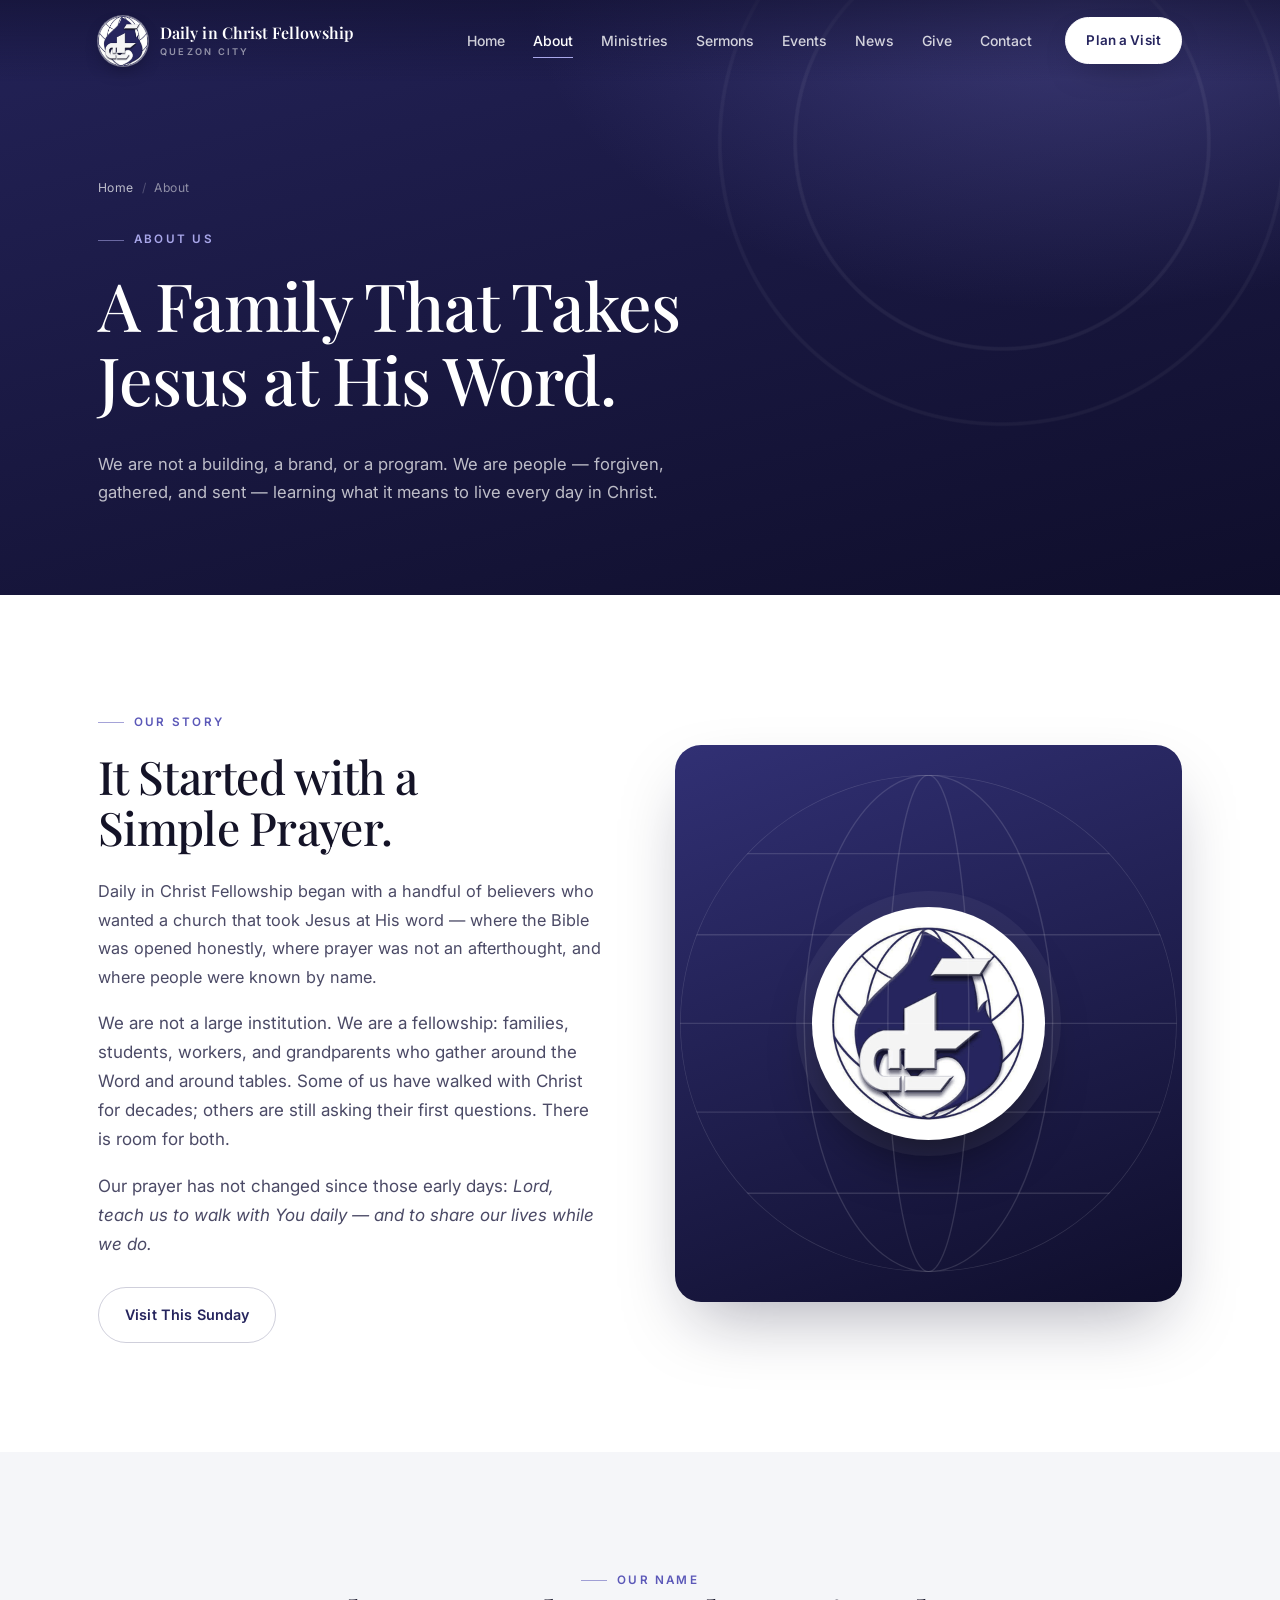
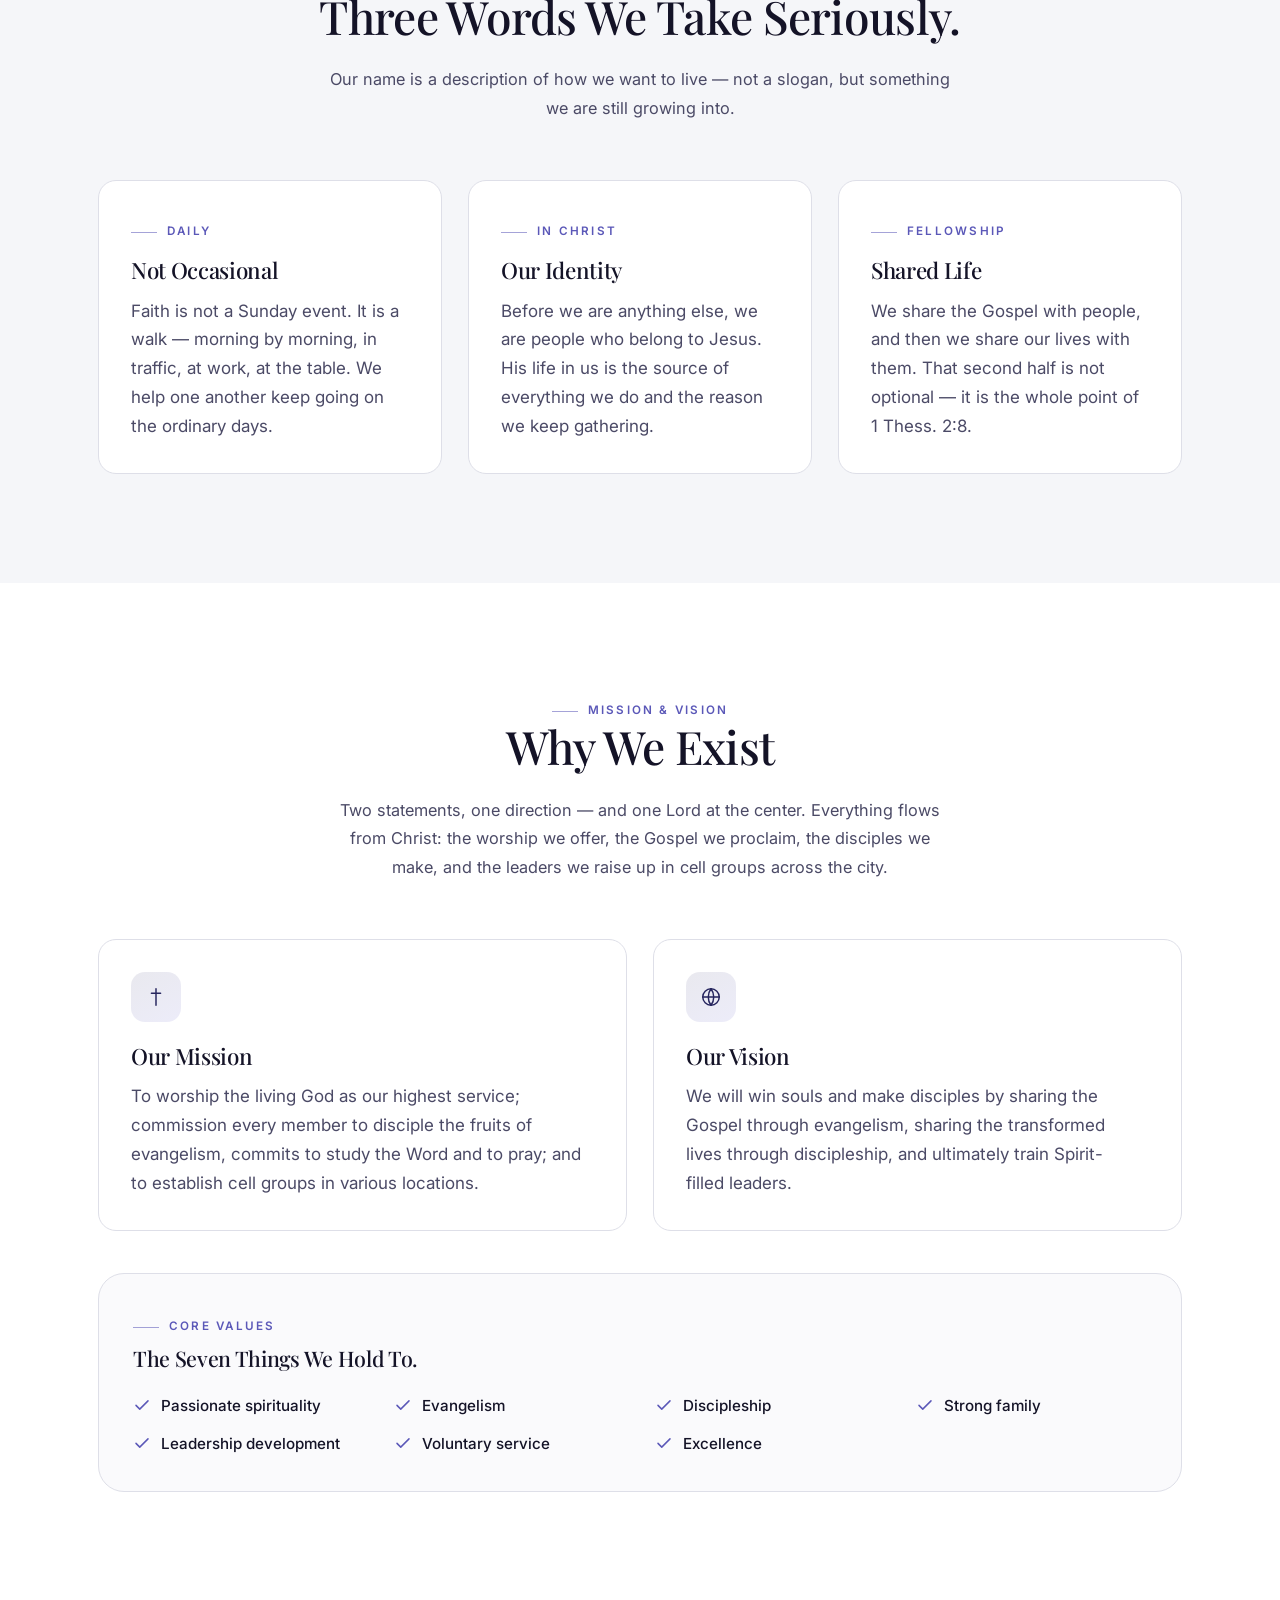
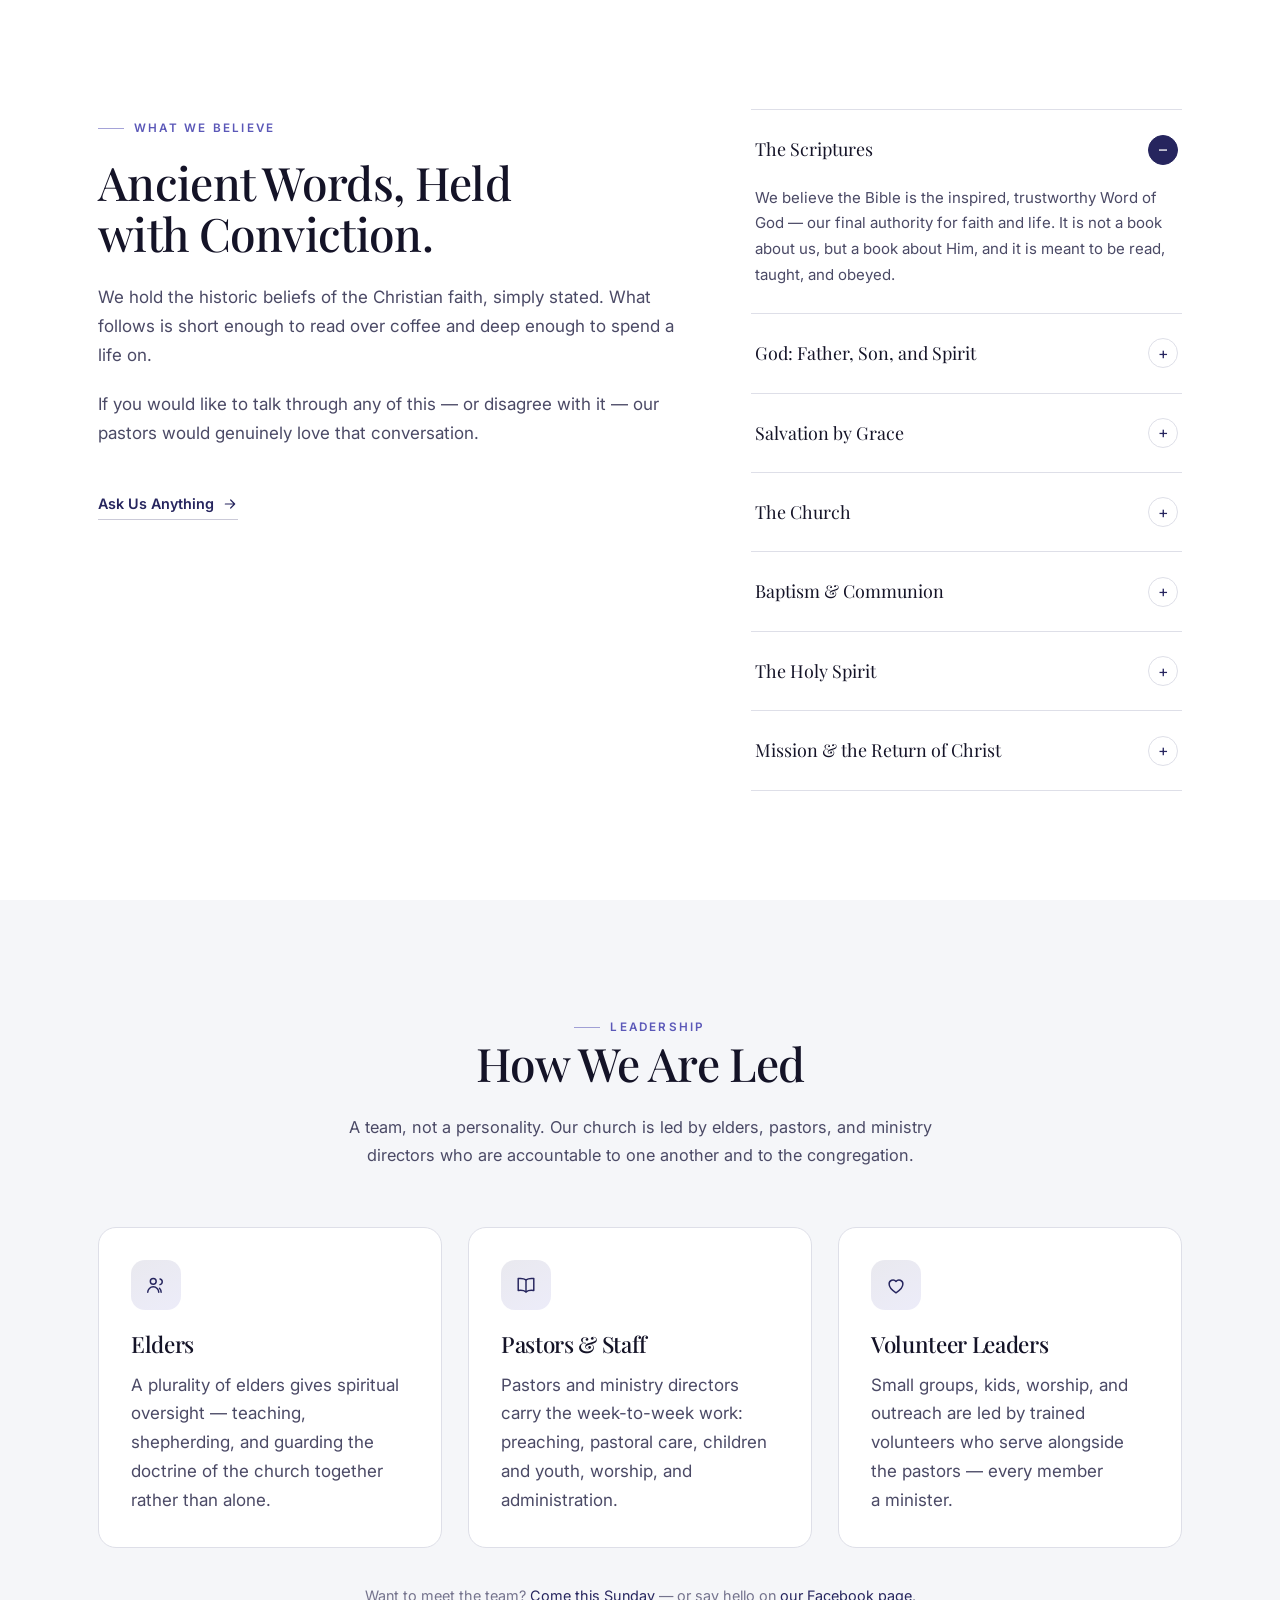
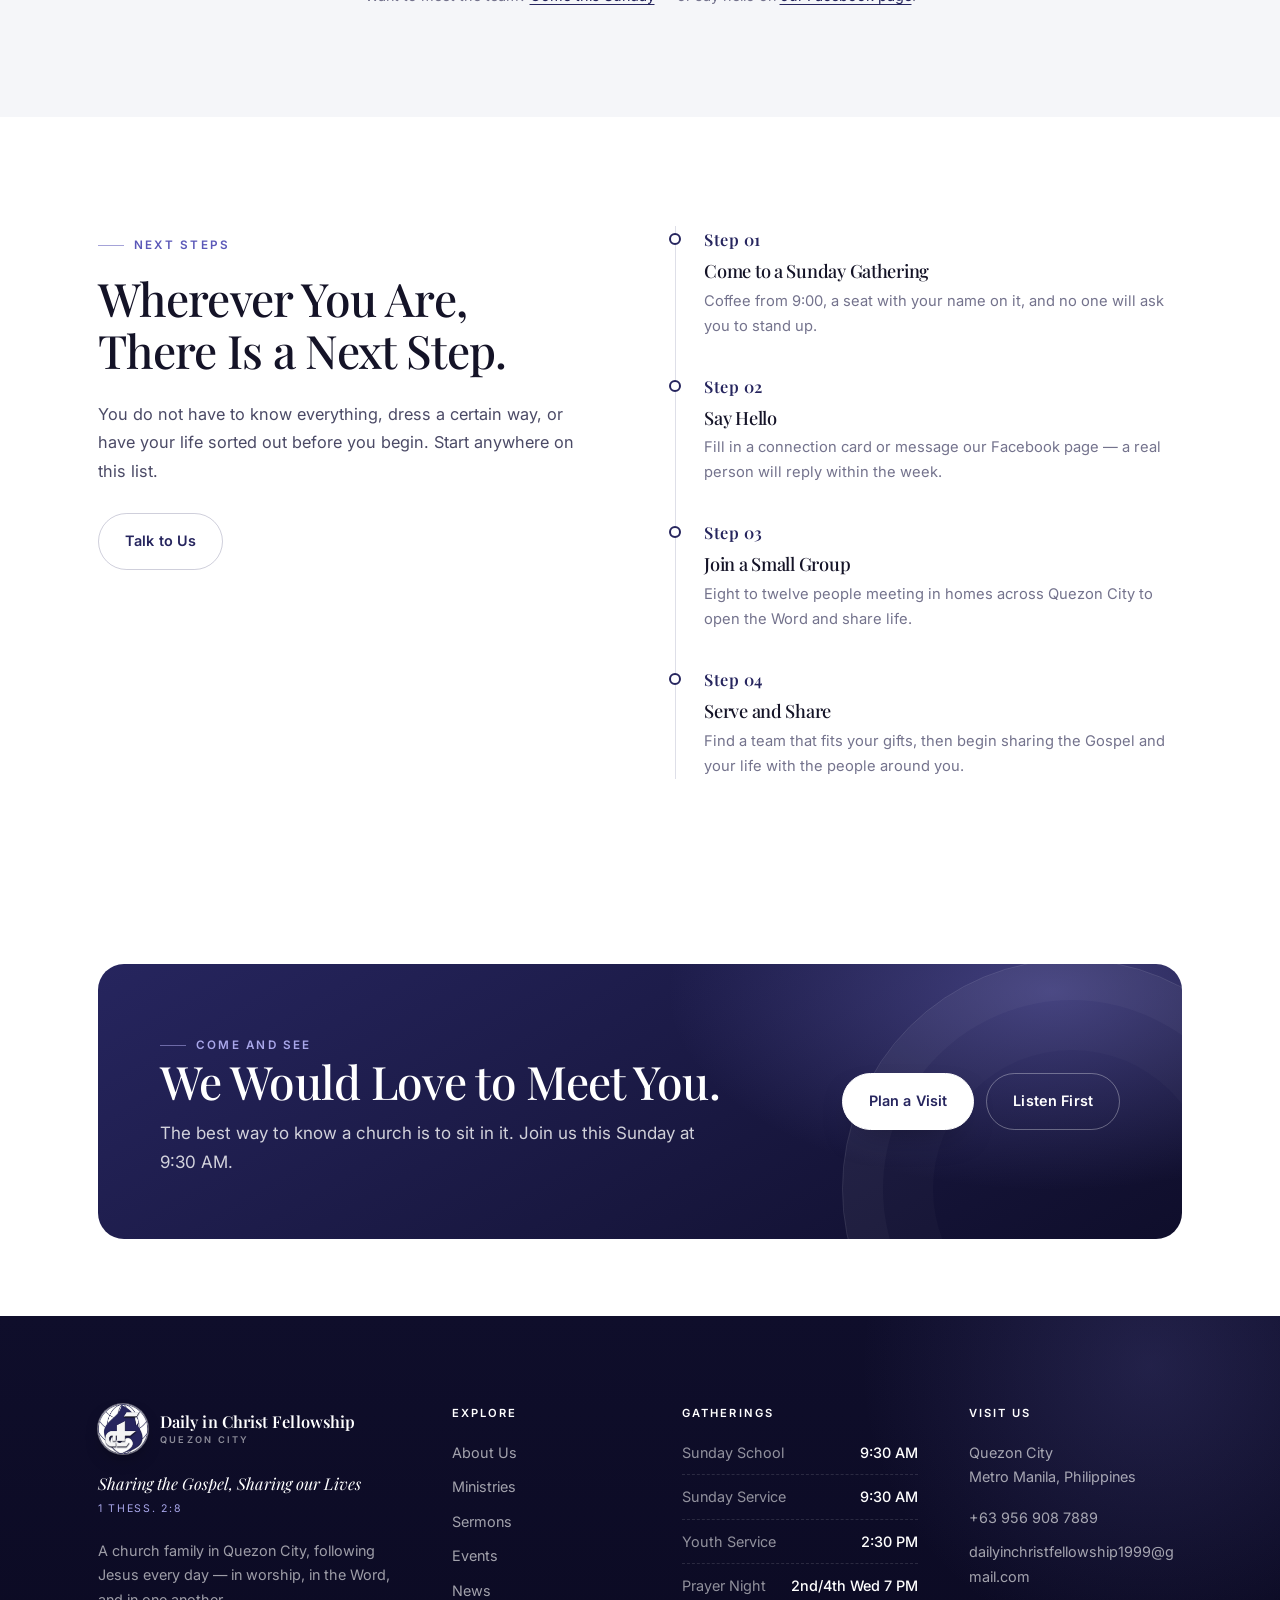
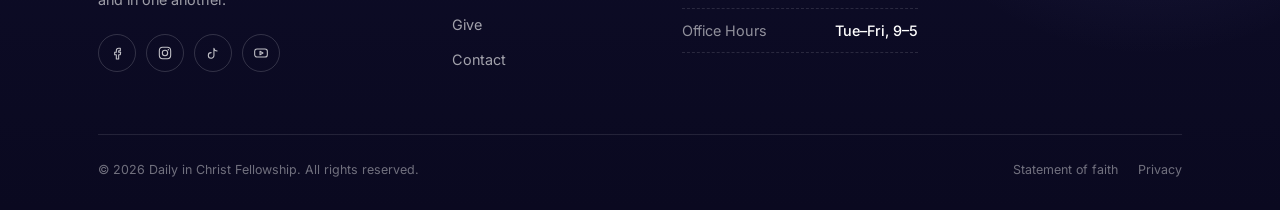
<file: about.html>
<!DOCTYPE html>
<html lang="en">
<head>
<meta charset="utf-8">
<meta name="viewport" content="width=device-width, initial-scale=1">
<title>About Us | Daily in Christ Fellowship</title>
<meta name="description" content="Meet Daily in Christ Fellowship in Quezon City: our story, what our name means, what we believe, and how our church is led.">
<meta name="theme-color" content="#26255E">
<meta property="og:title" content="About Us | Daily in Christ Fellowship">
<meta property="og:description" content="Meet Daily in Christ Fellowship in Quezon City: our story, what our name means, what we believe, and how our church is led.">
<meta property="og:image" content="assets/images/logo.png">
<link rel="icon" href="assets/images/favicon.png" type="image/png">
<link rel="apple-touch-icon" href="assets/images/logo-192.png">
<link rel="preconnect" href="https://fonts.googleapis.com">
<link rel="preconnect" href="https://fonts.gstatic.com" crossorigin>
<link href="https://fonts.googleapis.com/css2?family=Inter:wght@300;400;500;600;700&family=Playfair+Display:ital,wght@0,400;0,500;0,600;1,400;1,500&display=swap" rel="stylesheet">
<link rel="stylesheet" href="assets/css/styles.css">
</head>
<body>
<a class="skip-link" href="#main">Skip to content</a>

<header class="site-header">
  <div class="wrap header__inner">
    <a class="brand" href="index.html" aria-label="Daily in Christ Fellowship, home">
      <span class="brand__mark" aria-hidden="true"></span>
      <span class="brand__text">
        <span class="brand__name">Daily in Christ Fellowship</span>
        <span class="brand__tag">Quezon City</span>
      </span>
    </a>

    <nav class="nav" id="primary-nav" aria-label="Primary">
      <ul class="nav__list">
        <li><a class="nav__link" href="index.html">Home</a></li>
        <li><a class="nav__link" href="about.html" aria-current="page">About</a></li>
        <li><a class="nav__link" href="ministries.html">Ministries</a></li>
        <li><a class="nav__link" href="sermons.html">Sermons</a></li>
        <li><a class="nav__link" href="events.html">Events</a></li>
        <li><a class="nav__link" href="news.html">News</a></li>
        <li><a class="nav__link" href="give.html">Give</a></li>
        <li><a class="nav__link" href="contact.html">Contact</a></li>
        <li class="nav__cta"><a class="btn btn--light" href="contact.html">Plan a Visit</a></li>
      </ul>
    </nav>

    <a class="btn btn--light btn--sm header__cta" href="contact.html">Plan a Visit</a>
    <button class="nav-toggle" type="button" aria-label="Open menu" aria-expanded="false" aria-controls="primary-nav"><span></span></button>
  </div>
</header>

<main id="main">

  <section class="page-hero">
    <div class="wrap">
      <ol class="crumbs">
        <li><a href="index.html">Home</a></li>
        <li aria-current="page">About</li>
      </ol>
      <p class="eyebrow">About Us</p>
      <h1>A Family That Takes Jesus at His Word.</h1>
      <p class="page-hero__lead" style="margin-top:18px">
        We are not a building, a brand, or a program. We are people — forgiven, gathered, and
        sent — learning what it means to live every day in Christ.
      </p>
    </div>
  </section>

  <section class="section">
    <div class="wrap split">
      <div class="reveal">
        <p class="eyebrow">Our Story</p>
        <h2>It Started with a Simple Prayer.</h2>
        <p class="lead">Daily in Christ Fellowship began with a handful of believers who wanted a church that took Jesus at His word — where the Bible was opened honestly, where prayer was not an afterthought, and where people were known by name.</p>
        <p>We are not a large institution. We are a fellowship: families, students, workers, and grandparents who gather around the Word and around tables. Some of us have walked with Christ for decades; others are still asking their first questions. There is room for both.</p>
        <p>Our prayer has not changed since those early days: <em>Lord, teach us to walk with You daily — and to share our lives while we do.</em></p>
        <div style="margin-top:28px">
          <a class="btn btn--ghost" href="contact.html">Visit This Sunday</a>
        </div>
      </div>
      <div class="figure-card reveal" style="--delay:100ms" role="img" aria-label="The Daily in Christ Fellowship emblem">
        <svg class="figure-card__globe" viewBox="0 0 400 400" aria-hidden="true" focusable="false">
          <defs><clipPath id="globeAboutPage"><circle cx="200" cy="200" r="196"/></clipPath></defs>
          <g clip-path="url(#globeAboutPage)" fill="none" stroke="currentColor" stroke-width="1.1">
            <circle cx="200" cy="200" r="196"/>
            <ellipse cx="200" cy="200" rx="98" ry="196"/>
            <ellipse cx="200" cy="200" rx="32" ry="196"/>
            <path d="M4 200h392M4 130h392M4 270h392M4 66h392M4 334h392"/>
          </g>
        </svg>
        <span class="figure-card__seal"></span>
      </div>
    </div>
  </section>

  <section class="section section--tint" aria-labelledby="name-title">
    <div class="wrap">
      <div class="section-head section-head--center reveal">
        <p class="eyebrow">Our Name</p>
        <h2 id="name-title">Three Words We Take Seriously.</h2>
        <p class="lead">Our name is a description of how we want to live — not a slogan, but something we are still growing into.</p>
      </div>
      <div class="grid grid--3">
        <article class="card reveal">
          <p class="eyebrow" style="margin-bottom:14px">Daily</p>
          <h3>Not Occasional</h3>
          <p>Faith is not a Sunday event. It is a walk — morning by morning, in traffic, at work, at the table. We help one another keep going on the ordinary days.</p>
        </article>
        <article class="card reveal" style="--delay:80ms">
          <p class="eyebrow" style="margin-bottom:14px">In Christ</p>
          <h3>Our Identity</h3>
          <p>Before we are anything else, we are people who belong to Jesus. His life in us is the source of everything we do and the reason we keep gathering.</p>
        </article>
        <article class="card reveal" style="--delay:160ms">
          <p class="eyebrow" style="margin-bottom:14px">Fellowship</p>
          <h3>Shared Life</h3>
          <p>We share the Gospel with people, and then we share our lives with them. That second half is not optional — it is the whole point of 1 Thess. 2:8.</p>
        </article>
      </div>
    </div>
  </section>

  <section class="section" aria-labelledby="mission-title">
    <div class="wrap">
      <div class="section-head section-head--center reveal">
        <p class="eyebrow">Mission &amp; Vision</p>
        <h2 id="mission-title">Why We Exist</h2>
        <p class="lead">Two statements, one direction — and one Lord at the center. Everything flows from Christ: the worship we offer, the Gospel we proclaim, the disciples we make, and the leaders we raise up in cell groups across the city.</p>
      </div>
      <div class="grid grid--2">
        <article class="card reveal">
          <div class="icon-box">
            <svg viewBox="0 0 24 24" fill="none" stroke="currentColor" stroke-width="1.6" stroke-linecap="round" stroke-linejoin="round" aria-hidden="true"><path d="M12 3v18M7 8h10"/></svg>
          </div>
          <h3>Our Mission</h3>
          <p>To worship the living God as our highest service; commission every member to disciple the fruits of evangelism, commits to study the Word and to pray; and to establish cell groups in various locations.</p>
        </article>
        <article class="card reveal" style="--delay:80ms">
          <div class="icon-box">
            <svg viewBox="0 0 24 24" fill="none" stroke="currentColor" stroke-width="1.6" stroke-linecap="round" stroke-linejoin="round" aria-hidden="true"><circle cx="12" cy="12" r="9"/><path d="M3 12h18M12 3a15 15 0 0 1 0 18M12 3a15 15 0 0 0 0 18"/></svg>
          </div>
          <h3>Our Vision</h3>
          <p>We will win souls and make disciples by sharing the Gospel through evangelism, sharing the transformed lives through discipleship, and ultimately train Spirit-filled leaders.</p>
        </article>
      </div>

      <div class="core-values reveal" style="--delay:120ms">
        <p class="eyebrow">Core Values</p>
        <h3 class="core-values__title">The Seven Things We Hold To.</h3>
        <ul class="core-values__list">
          <li><svg viewBox="0 0 24 24" fill="none" stroke="currentColor" stroke-width="2" stroke-linecap="round" stroke-linejoin="round" aria-hidden="true"><path d="M4 12.5l5 5L20 6.5"/></svg><span>Passionate spirituality</span></li>
          <li><svg viewBox="0 0 24 24" fill="none" stroke="currentColor" stroke-width="2" stroke-linecap="round" stroke-linejoin="round" aria-hidden="true"><path d="M4 12.5l5 5L20 6.5"/></svg><span>Evangelism</span></li>
          <li><svg viewBox="0 0 24 24" fill="none" stroke="currentColor" stroke-width="2" stroke-linecap="round" stroke-linejoin="round" aria-hidden="true"><path d="M4 12.5l5 5L20 6.5"/></svg><span>Discipleship</span></li>
          <li><svg viewBox="0 0 24 24" fill="none" stroke="currentColor" stroke-width="2" stroke-linecap="round" stroke-linejoin="round" aria-hidden="true"><path d="M4 12.5l5 5L20 6.5"/></svg><span>Strong family</span></li>
          <li><svg viewBox="0 0 24 24" fill="none" stroke="currentColor" stroke-width="2" stroke-linecap="round" stroke-linejoin="round" aria-hidden="true"><path d="M4 12.5l5 5L20 6.5"/></svg><span>Leadership development</span></li>
          <li><svg viewBox="0 0 24 24" fill="none" stroke="currentColor" stroke-width="2" stroke-linecap="round" stroke-linejoin="round" aria-hidden="true"><path d="M4 12.5l5 5L20 6.5"/></svg><span>Voluntary service</span></li>
          <li><svg viewBox="0 0 24 24" fill="none" stroke="currentColor" stroke-width="2" stroke-linecap="round" stroke-linejoin="round" aria-hidden="true"><path d="M4 12.5l5 5L20 6.5"/></svg><span>Excellence</span></li>
        </ul>
      </div>
    </div>
  </section>

  <section class="section" id="beliefs" aria-labelledby="beliefs-title">
    <div class="wrap split split--wide-left" style="align-items:start">
      <div class="reveal">
        <p class="eyebrow">What We Believe</p>
        <h2 id="beliefs-title">Ancient Words, Held with Conviction.</h2>
        <p>We hold the historic beliefs of the Christian faith, simply stated. What follows is short enough to read over coffee and deep enough to spend a life on.</p>
        <p style="margin-top:20px">If you would like to talk through any of this — or disagree with it — our pastors would genuinely love that conversation.</p>
        <a class="link-arrow" href="contact.html" style="margin-top:26px">
          Ask Us Anything
          <svg viewBox="0 0 24 24" fill="none" stroke="currentColor" stroke-width="1.8" stroke-linecap="round" stroke-linejoin="round" aria-hidden="true"><path d="M5 12h14M13 6l6 6-6 6"/></svg>
        </a>
      </div>

      <div class="accordion reveal" style="--delay:80ms">
        <details open>
          <summary>The Scriptures</summary>
          <div class="accordion__body">We believe the Bible is the inspired, trustworthy Word of God — our final authority for faith and life. It is not a book about us, but a book about Him, and it is meant to be read, taught, and obeyed.</div>
        </details>
        <details>
          <summary>God: Father, Son, and Spirit</summary>
          <div class="accordion__body">We believe in one God eternally existing in three persons — Father, Son, and Holy Spirit — equal in power and glory, distinct in person and work.</div>
        </details>
        <details>
          <summary>Salvation by Grace</summary>
          <div class="accordion__body">We believe every person has sinned and fallen short, and that salvation is a gift of God's grace received through repentance and faith in Jesus Christ — not earned by religious effort.</div>
        </details>
        <details>
          <summary>The Church</summary>
          <div class="accordion__body">We believe the church is the body of Christ on earth: a people gathered for worship, equipped by the Word, and scattered for mission. Every member is a minister.</div>
        </details>
        <details>
          <summary>Baptism &amp; Communion</summary>
          <div class="accordion__body">We practice believer's baptism by immersion as a public declaration of faith, and we celebrate Communion regularly as a remembrance of the body and blood of Christ. Both are means of grace for the believing community.</div>
        </details>
        <details>
          <summary>The Holy Spirit</summary>
          <div class="accordion__body">We believe the Spirit indwells, gifts, and empowers believers for holy living and bold witness, and that His fruit is the mark of a maturing Christian.</div>
        </details>
        <details>
          <summary>Mission &amp; the Return of Christ</summary>
          <div class="accordion__body">We believe Jesus will return to judge the living and the dead and to make all things new. Until then, we are sent — to our neighbors, our city, and the nations — with the good news of the kingdom.</div>
        </details>
      </div>
    </div>
  </section>

  <section class="section section--tint" aria-labelledby="team-title">
    <div class="wrap">
      <div class="section-head section-head--center reveal">
        <p class="eyebrow">Leadership</p>
        <h2 id="team-title">How We Are Led</h2>
        <p class="lead">A team, not a personality. Our church is led by elders, pastors, and ministry directors who are accountable to one another and to the congregation.</p>
      </div>
      <div class="grid grid--3">
        <article class="card reveal">
          <div class="icon-box">
            <svg viewBox="0 0 24 24" fill="none" stroke="currentColor" stroke-width="1.6" stroke-linecap="round" stroke-linejoin="round" aria-hidden="true"><circle cx="9" cy="8" r="3.2"/><path d="M3 20a6 6 0 0 1 12 0"/><path d="M16.4 5.4a3.2 3.2 0 0 1 0 6.2M17.6 20a6.2 6.2 0 0 0-1.8-4.4"/></svg>
          </div>
          <h3>Elders</h3>
          <p>A plurality of elders gives spiritual oversight — teaching, shepherding, and guarding the doctrine of the church together rather than alone.</p>
        </article>
        <article class="card reveal" style="--delay:80ms">
          <div class="icon-box">
            <svg viewBox="0 0 24 24" fill="none" stroke="currentColor" stroke-width="1.6" stroke-linecap="round" stroke-linejoin="round" aria-hidden="true"><path d="M12 6.5C10 5 7 4.5 3.5 5v13c3.5-.5 6.5 0 8.5 1.5 2-1.5 5-2 8.5-1.5V5C17 4.5 14 5 12 6.5Z"/><path d="M12 6.5v13"/></svg>
          </div>
          <h3>Pastors &amp; Staff</h3>
          <p>Pastors and ministry directors carry the week-to-week work: preaching, pastoral care, children and youth, worship, and administration.</p>
        </article>
        <article class="card reveal" style="--delay:160ms">
          <div class="icon-box">
            <svg viewBox="0 0 24 24" fill="none" stroke="currentColor" stroke-width="1.6" stroke-linecap="round" stroke-linejoin="round" aria-hidden="true"><path d="M12 20.5s-7.5-4.6-7.5-9.5A4.2 4.2 0 0 1 12 8.2a4.2 4.2 0 0 1 7.5 2.8c0 4.9-7.5 9.5-7.5 9.5Z"/></svg>
          </div>
          <h3>Volunteer Leaders</h3>
          <p>Small groups, kids, worship, and outreach are led by trained volunteers who serve alongside the pastors — every member a minister.</p>
        </article>
      </div>
      <p class="reveal" style="text-align:center; margin-top:36px; font-size:.9rem; color:var(--muted)">
        Want to meet the team? <a href="contact.html">Come this Sunday</a> — or say hello on <a href="https://www.facebook.com/DailyInChristFellowship" target="_blank" rel="noopener">our Facebook page</a>.
      </p>
    </div>
  </section>

  <section class="section" aria-labelledby="steps-title">
    <div class="wrap split split--top">
      <div class="reveal">
        <p class="eyebrow">Next Steps</p>
        <h2 id="steps-title">Wherever You Are, There Is a Next Step.</h2>
        <p class="lead">You do not have to know everything, dress a certain way, or have your life sorted out before you begin. Start anywhere on this list.</p>
        <div style="margin-top:28px">
          <a class="btn btn--ghost" href="contact.html">Talk to Us</a>
        </div>
      </div>
      <ol class="timeline reveal" style="--delay:80ms">
        <li>
          <span class="year">Step 01</span>
          <h3>Come to a Sunday Gathering</h3>
          <p>Coffee from 9:00, a seat with your name on it, and no one will ask you to stand up.</p>
        </li>
        <li>
          <span class="year">Step 02</span>
          <h3>Say Hello</h3>
          <p>Fill in a connection card or message our Facebook page — a real person will reply within the week.</p>
        </li>
        <li>
          <span class="year">Step 03</span>
          <h3>Join a Small Group</h3>
          <p>Eight to twelve people meeting in homes across Quezon City to open the Word and share life.</p>
        </li>
        <li>
          <span class="year">Step 04</span>
          <h3>Serve and Share</h3>
          <p>Find a team that fits your gifts, then begin sharing the Gospel and your life with the people around you.</p>
        </li>
      </ol>
    </div>
  </section>

  <section class="section section--tight">
    <div class="wrap">
      <div class="cta-band reveal">
        <div>
          <p class="eyebrow">Come and See</p>
          <h2>We Would Love to Meet You.</h2>
          <p>The best way to know a church is to sit in it. Join us this Sunday at 9:30 AM.</p>
        </div>
        <div class="cta-band__actions">
          <a class="btn btn--light" href="contact.html">Plan a Visit</a>
          <a class="btn btn--outline-light" href="sermons.html">Listen First</a>
        </div>
      </div>
    </div>
  </section>

</main>
<footer class="site-footer">
  <div class="wrap">
    <div class="footer__grid">
      <div class="footer__brand">
        <a class="brand" href="index.html" aria-label="Daily in Christ Fellowship, home">
          <span class="brand__mark" aria-hidden="true"></span>
          <span class="brand__text">
            <span class="brand__name">Daily in Christ Fellowship</span>
            <span class="brand__tag">Quezon City</span>
          </span>
        </a>
        <p class=footer__tagline>Sharing the Gospel, Sharing our Lives <span>1 Thess. 2:8</span></p>
        <p>A church family in Quezon City, following Jesus every day — in worship, in the Word, and in one another.</p>
        <div class="socials">
          <a href="https://www.facebook.com/DailyInChristFellowship" aria-label="Facebook" target="_blank" rel="noopener"><svg viewBox="0 0 24 24" fill="none" stroke="currentColor" stroke-width="1.6" stroke-linecap="round" stroke-linejoin="round" aria-hidden="true"><path d="M14.5 8.5H17V5h-2.5A3.5 3.5 0 0 0 11 8.5V11H8.5v3.5H11V21h3.5v-6.5H17L17.5 11h-3V9c0-.3.2-.5.5-.5Z"/></svg></a>
          <a href="#" aria-label="Instagram"><svg viewBox="0 0 24 24" fill="none" stroke="currentColor" stroke-width="1.6" stroke-linecap="round" aria-hidden="true"><rect x="3.5" y="3.5" width="17" height="17" rx="5"/><circle cx="12" cy="12" r="4"/><circle cx="17" cy="7" r="1.1" fill="currentColor" stroke="none"/></svg></a>
          <a href="https://www.tiktok.com/@dailyinchristfellowship" aria-label="TikTok" target="_blank" rel="noopener"><svg viewBox="0 0 24 24" fill="none" stroke="currentColor" stroke-width="1.6" stroke-linecap="round" stroke-linejoin="round" aria-hidden="true"><path d="M9.2 11.4a4.2 4.2 0 1 0 4.2 4.2V4.9c.5 2.3 2.4 3.9 4.8 4.1"/></svg></a>
          <a href="#" aria-label="YouTube"><svg viewBox="0 0 24 24" fill="none" stroke="currentColor" stroke-width="1.6" stroke-linejoin="round" aria-hidden="true"><rect x="2.5" y="6" width="19" height="12" rx="3.5"/><path d="M10.5 9.5v5l4.5-2.5-4.5-2.5Z"/></svg></a>
        </div>
      </div>

      <div>
        <p class="footer__title">Explore</p>
        <ul class="footer__list">
          <li><a href="about.html">About Us</a></li>
          <li><a href="ministries.html">Ministries</a></li>
          <li><a href="sermons.html">Sermons</a></li>
          <li><a href="events.html">Events</a></li>
          <li><a href="news.html">News</a></li>
          <li><a href="give.html">Give</a></li>
          <li><a href="contact.html">Contact</a></li>
        </ul>
      </div>

      <div>
        <p class="footer__title">Gatherings</p>
        <div class="footer__times">
          <div><span>Sunday School</span><span>9:30 AM</span></div>
          <div><span>Sunday Service</span><span>9:30 AM</span></div>
          <div><span>Youth Service</span><span>2:30 PM</span></div>
          <div><span>Prayer Night</span><span>2nd/4th Wed 7 PM</span></div>
          <div><span>Office Hours</span><span>Tue–Fri, 9–5</span></div>
        </div>
      </div>

      <div>
        <p class="footer__title">Visit Us</p>
        <address style="font-style:normal; margin-bottom:16px; color:rgba(255,255,255,.62)">
          Quezon City<br>
          Metro Manila, Philippines
        </address>
        <ul class="footer__list">
          <li><a href="tel:+639569087889">+63 956 908 7889</a></li>
          <li><a href="mailto:dailyinchristfellowship1999@gmail.com">dailyinchristfellowship1999@gmail.com</a></li>
        </ul>
      </div>
    </div>

    <div class="footer__bottom">
      <p>&copy; <span data-year>2026</span> Daily in Christ Fellowship. All rights reserved.</p>
      <div class="footer__legal">
        <a href="about.html#beliefs">Statement of faith</a>
        <a href="#">Privacy</a>
      </div>
    </div>
  </div>
</footer>

<div class="modal" id="video-modal" role="dialog" aria-modal="true" aria-hidden="true" aria-label="Sermon player">
  <div class="modal__backdrop"></div>
  <div class="modal__panel">
    <button class="modal__close" type="button" aria-label="Close player">
      <svg viewBox="0 0 24 24" fill="none" stroke="currentColor" stroke-width="1.8" stroke-linecap="round" aria-hidden="true"><path d="M6 6l12 12M18 6L6 18"/></svg>
    </button>
    <div class="modal__frame">
      <svg class="globe" viewBox="0 0 400 400" aria-hidden="true" focusable="false">
        <g fill="none" stroke="currentColor" stroke-width="1.1">
          <circle cx="200" cy="200" r="196"/>
          <ellipse cx="200" cy="200" rx="98" ry="196"/>
          <ellipse cx="200" cy="200" rx="32" ry="196"/>
          <path d="M4 200h392M4 130h392M4 270h392M4 66h392M4 334h392"/>
        </g>
      </svg>
      <p class="modal__note"></p>
    </div>
  </div>
</div>

<script src="assets/js/main.js" defer></script>
</body>
</html>
</file>
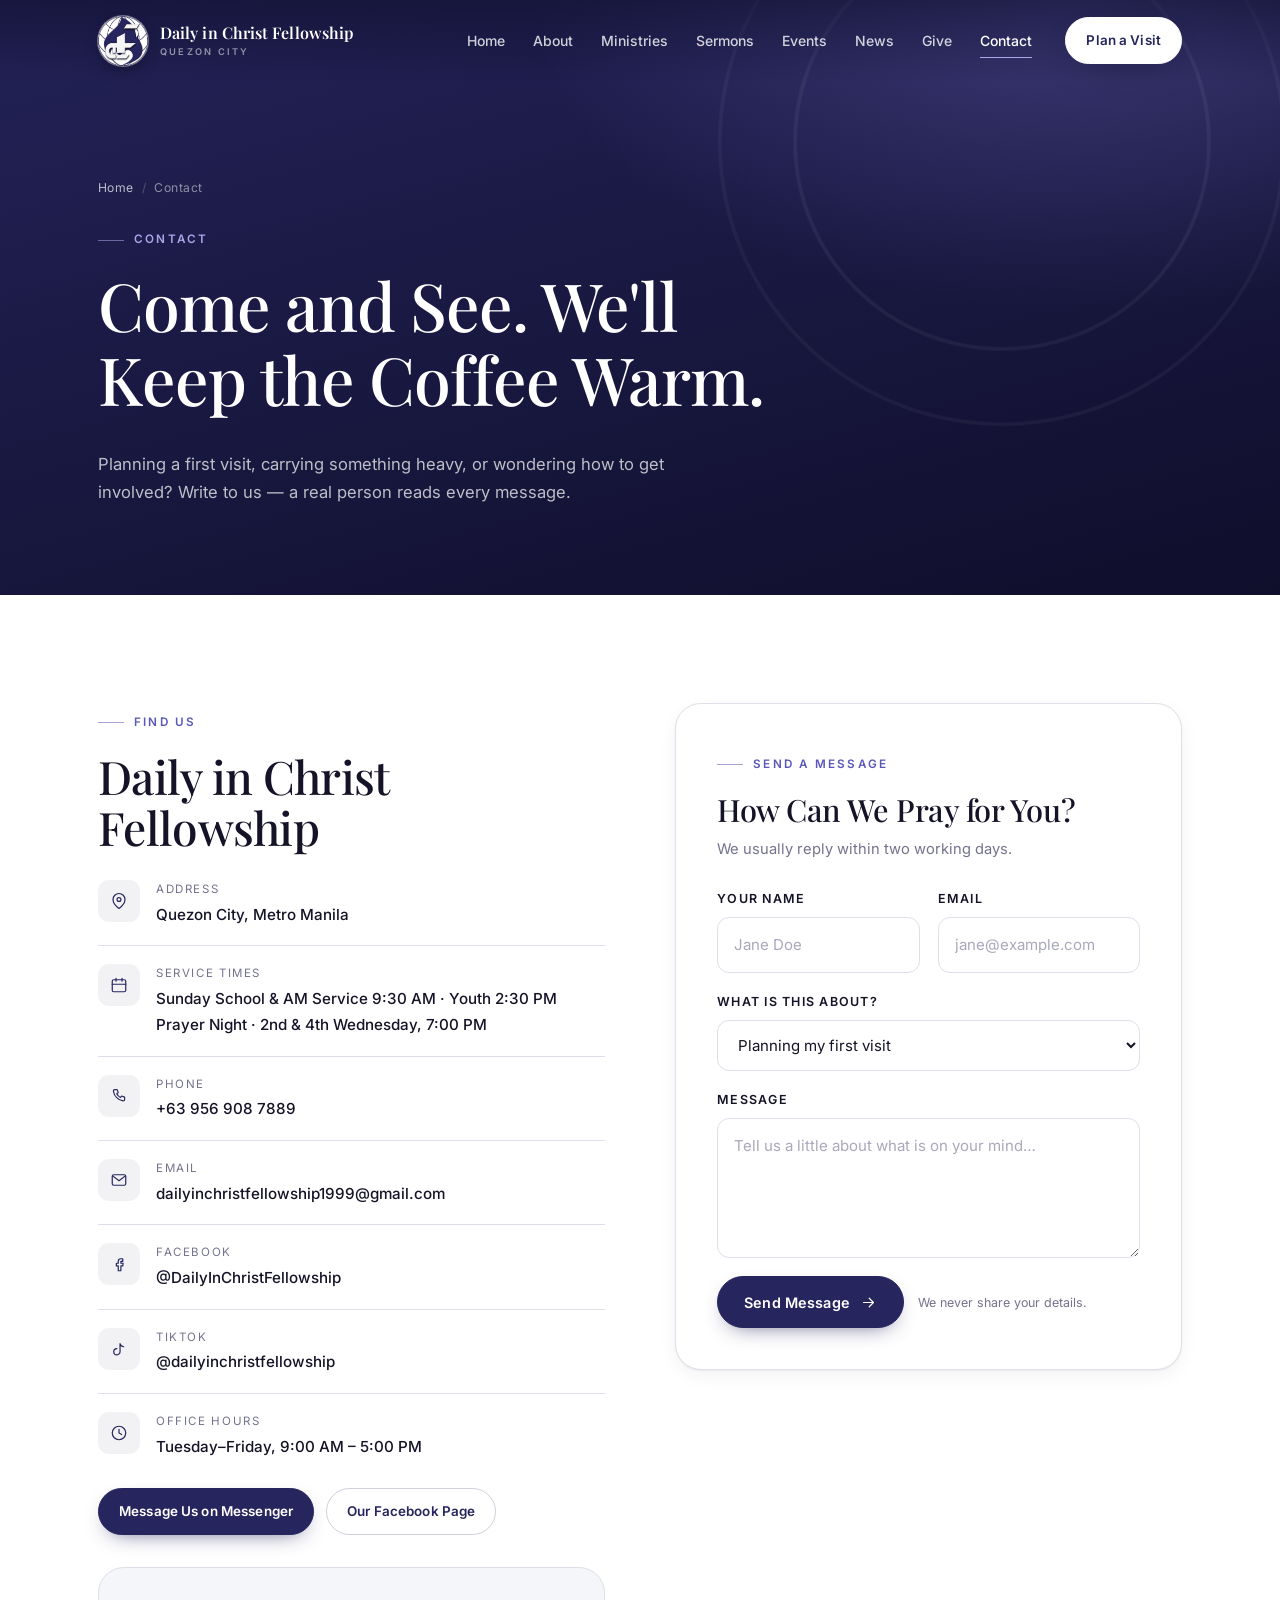
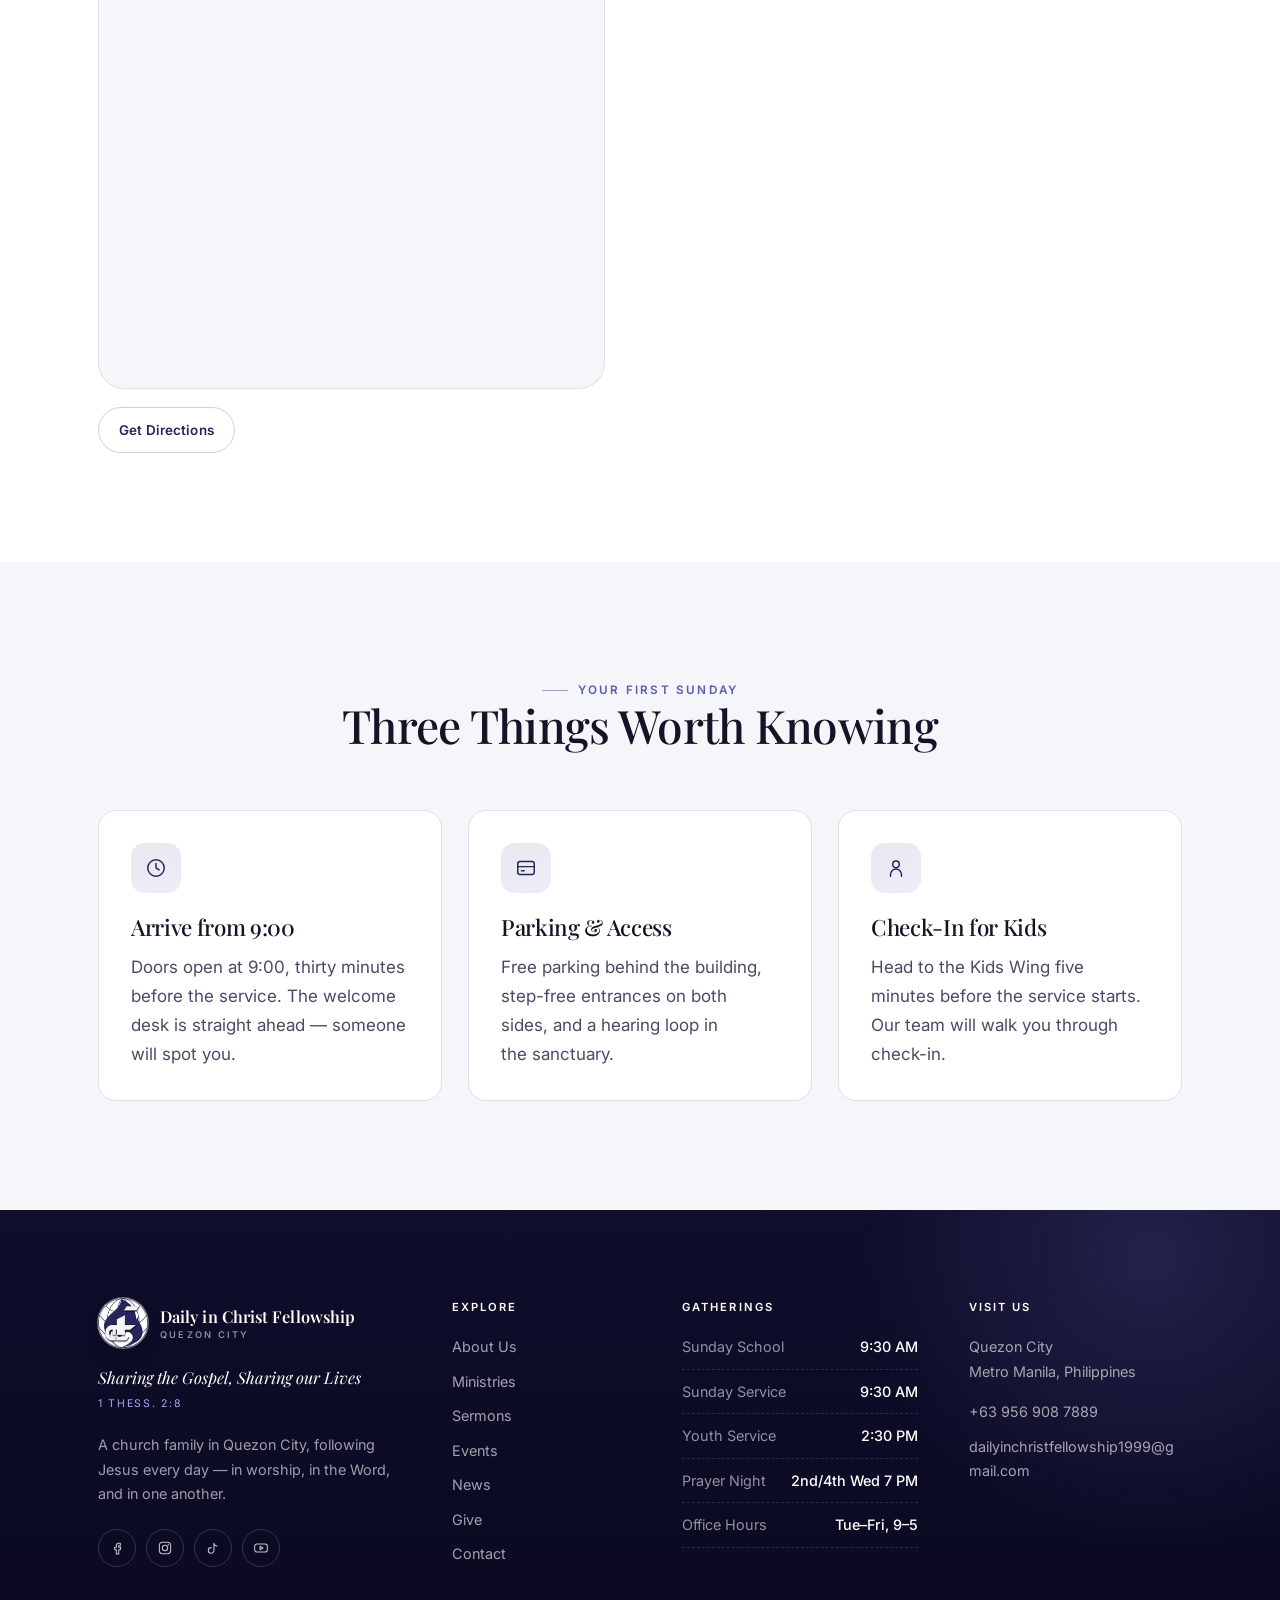
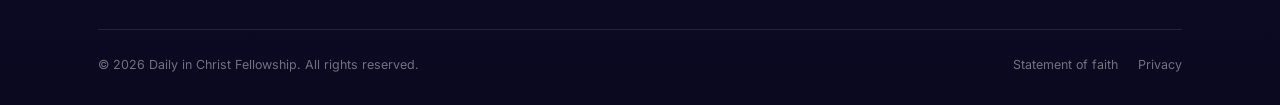
<file: contact.html>
<!DOCTYPE html>
<html lang="en">
<head>
<meta charset="utf-8">
<meta name="viewport" content="width=device-width, initial-scale=1">
<title>Contact & Visit | Daily in Christ Fellowship</title>
<meta name="description" content="Find service times, our address, and directions to Daily in Christ Fellowship. Send us a message, a prayer request, or let us know you are visiting.">
<meta name="theme-color" content="#26255E">
<meta property="og:title" content="Contact & Visit | Daily in Christ Fellowship">
<meta property="og:description" content="Find service times, our address, and directions to Daily in Christ Fellowship. Send us a message, a prayer request, or let us know you are visiting.">
<meta property="og:image" content="assets/images/logo.png">
<link rel="icon" href="assets/images/favicon.png" type="image/png">
<link rel="apple-touch-icon" href="assets/images/logo-192.png">
<link rel="preconnect" href="https://fonts.googleapis.com">
<link rel="preconnect" href="https://fonts.gstatic.com" crossorigin>
<link href="https://fonts.googleapis.com/css2?family=Inter:wght@300;400;500;600;700&family=Playfair+Display:ital,wght@0,400;0,500;0,600;1,400;1,500&display=swap" rel="stylesheet">
<link rel="stylesheet" href="assets/css/styles.css">
</head>
<body>
<a class="skip-link" href="#main">Skip to content</a>

<header class="site-header">
  <div class="wrap header__inner">
    <a class="brand" href="index.html" aria-label="Daily in Christ Fellowship, home">
      <span class="brand__mark" aria-hidden="true"></span>
      <span class="brand__text">
        <span class="brand__name">Daily in Christ Fellowship</span>
        <span class="brand__tag">Quezon City</span>
      </span>
    </a>

    <nav class="nav" id="primary-nav" aria-label="Primary">
      <ul class="nav__list">
        <li><a class="nav__link" href="index.html">Home</a></li>
        <li><a class="nav__link" href="about.html">About</a></li>
        <li><a class="nav__link" href="ministries.html">Ministries</a></li>
        <li><a class="nav__link" href="sermons.html">Sermons</a></li>
        <li><a class="nav__link" href="events.html">Events</a></li>
        <li><a class="nav__link" href="news.html">News</a></li>
        <li><a class="nav__link" href="give.html">Give</a></li>
        <li><a class="nav__link" href="contact.html" aria-current="page">Contact</a></li>
        <li class="nav__cta"><a class="btn btn--light" href="contact.html">Plan a Visit</a></li>
      </ul>
    </nav>

    <a class="btn btn--light btn--sm header__cta" href="contact.html">Plan a Visit</a>
    <button class="nav-toggle" type="button" aria-label="Open menu" aria-expanded="false" aria-controls="primary-nav"><span></span></button>
  </div>
</header>

<main id="main">

  <section class="page-hero">
    <div class="wrap">
      <ol class="crumbs">
        <li><a href="index.html">Home</a></li>
        <li aria-current="page">Contact</li>
      </ol>
      <p class="eyebrow">Contact</p>
      <h1>Come and See. We'll Keep the Coffee Warm.</h1>
      <p class="page-hero__lead" style="margin-top:18px">
        Planning a first visit, carrying something heavy, or wondering how to get involved?
        Write to us — a real person reads every message.
      </p>
    </div>
  </section>

  <section class="section">
    <div class="wrap split" style="align-items:start">
      <div class="reveal">
        <p class="eyebrow">Find Us</p>
        <h2 style="margin-bottom:26px">Daily in Christ Fellowship</h2>

        <ul class="info-list">
          <li>
            <span class="info-list__icon"><svg viewBox="0 0 24 24" fill="none" stroke="currentColor" stroke-width="1.6" stroke-linecap="round" stroke-linejoin="round" aria-hidden="true"><path d="M20 10c0 6-8 12-8 12S4 16 4 10a8 8 0 1 1 16 0Z"/><circle cx="12" cy="10" r="2.6"/></svg></span>
            <div>
              <p class="info-list__label">Address</p>
              <p class="info-list__value">Quezon City, Metro Manila</p>
            </div>
          </li>
          <li>
            <span class="info-list__icon"><svg viewBox="0 0 24 24" fill="none" stroke="currentColor" stroke-width="1.6" stroke-linecap="round" stroke-linejoin="round" aria-hidden="true"><rect x="3" y="5" width="18" height="16" rx="2"/><path d="M8 3v4M16 3v4M3 11h18"/></svg></span>
            <div>
              <p class="info-list__label">Service Times</p>
              <p class="info-list__value">Sunday School &amp; AM Service 9:30 AM · Youth 2:30 PM<br>Prayer Night · 2nd &amp; 4th Wednesday, 7:00 PM</p>
            </div>
          </li>
          <li>
            <span class="info-list__icon"><svg viewBox="0 0 24 24" fill="none" stroke="currentColor" stroke-width="1.6" stroke-linecap="round" stroke-linejoin="round" aria-hidden="true"><path d="M6.5 3.5h3l1.5 4-2 1.5a11 11 0 0 0 5 5l1.5-2 4 1.5v3a2 2 0 0 1-2 2A16 16 0 0 1 4.5 5.5a2 2 0 0 1 2-2Z"/></svg></span>
            <div>
              <p class="info-list__label">Phone</p>
              <p class="info-list__value"><a href="tel:+639569087889">+63 956 908 7889</a></p>
            </div>
          </li>
          <li>
            <span class="info-list__icon"><svg viewBox="0 0 24 24" fill="none" stroke="currentColor" stroke-width="1.6" stroke-linecap="round" stroke-linejoin="round" aria-hidden="true"><rect x="3" y="5" width="18" height="14" rx="2"/><path d="M3.5 6.5L12 13l8.5-6.5"/></svg></span>
            <div>
              <p class="info-list__label">Email</p>
              <p class="info-list__value"><a href="mailto:dailyinchristfellowship1999@gmail.com">dailyinchristfellowship1999@gmail.com</a></p>
            </div>
          </li>
          <li>
            <span class="info-list__icon"><svg viewBox="0 0 24 24" fill="none" stroke="currentColor" stroke-width="1.6" stroke-linecap="round" stroke-linejoin="round" aria-hidden="true"><path d="M14.5 8.5H17V5h-2.5A3.5 3.5 0 0 0 11 8.5V11H8.5v3.5H11V21h3.5v-6.5H17L17.5 11h-3V9c0-.3.2-.5.5-.5Z"/></svg></span>
            <div>
              <p class="info-list__label">Facebook</p>
              <p class="info-list__value"><a href="https://www.facebook.com/DailyInChristFellowship" target="_blank" rel="noopener">@DailyInChristFellowship</a></p>
            </div>
          </li>
          <li>
            <span class="info-list__icon"><svg viewBox="0 0 24 24" fill="none" stroke="currentColor" stroke-width="1.6" stroke-linecap="round" stroke-linejoin="round" aria-hidden="true"><path d="M9.2 11.4a4.2 4.2 0 1 0 4.2 4.2V4.9c.5 2.3 2.4 3.9 4.8 4.1"/></svg></span>
            <div>
              <p class="info-list__label">TikTok</p>
              <p class="info-list__value"><a href="https://www.tiktok.com/@dailyinchristfellowship" target="_blank" rel="noopener">@dailyinchristfellowship</a></p>
            </div>
          </li>
          <li>
            <span class="info-list__icon"><svg viewBox="0 0 24 24" fill="none" stroke="currentColor" stroke-width="1.6" stroke-linecap="round" aria-hidden="true"><circle cx="12" cy="12" r="9"/><path d="M12 7v5l3.5 2"/></svg></span>
            <div>
              <p class="info-list__label">Office Hours</p>
              <p class="info-list__value">Tuesday–Friday, 9:00 AM – 5:00 PM</p>
            </div>
          </li>
        </ul>

        <div style="display:flex; flex-wrap:wrap; gap:12px; margin-top:28px">
          <a class="btn btn--sm" href="https://m.me/DailyInChristFellowship" target="_blank" rel="noopener">Message Us on Messenger</a>
          <a class="btn btn--ghost btn--sm" href="https://www.facebook.com/DailyInChristFellowship" target="_blank" rel="noopener">Our Facebook Page</a>
        </div>

        <div class="map-embed reveal" style="margin-top:32px">
          <iframe
            src="https://www.google.com/maps/embed?origin=mfe&amp;pb=!1m12!1m8!1m3!1d3859.9846242495341!2d121.0200493!3d14.6568076!3m2!1i1024!2i768!4f13.1!2m1!1sDaily+In+Christ+Fellowship+Church!6i17"
            title="Map to Daily in Christ Fellowship, Quezon City"
            loading="lazy"
            referrerpolicy="no-referrer-when-downgrade"
            allowfullscreen></iframe>
        </div>
        <div style="display:flex; flex-wrap:wrap; gap:12px; margin-top:18px">
          <a class="btn btn--ghost btn--sm" href="https://maps.app.goo.gl/GphxLhcvPMiuzQ1s6" target="_blank" rel="noopener">Get Directions</a>
        </div>
      </div>

      <div class="panel reveal" style="--delay:80ms">
        <p class="eyebrow">Send a Message</p>
        <h2 style="font-size:clamp(1.5rem,2.4vw,2rem); margin-bottom:10px">How Can We Pray for You?</h2>
        <p style="font-size:.92rem; color:var(--muted); margin-bottom:26px">We usually reply within two working days.</p>

        <form class="form" data-demo novalidate>
          <div class="form__row">
            <div class="field">
              <label for="name">Your name</label>
              <input id="name" name="name" type="text" placeholder="Jane Doe" autocomplete="name" required>
            </div>
            <div class="field">
              <label for="email">Email</label>
              <input id="email" name="email" type="email" placeholder="jane@example.com" autocomplete="email" required>
            </div>
          </div>
          <div class="field">
            <label for="topic">What is this about?</label>
            <select id="topic" name="topic">
              <option>Planning my first visit</option>
              <option>Prayer request</option>
              <option>Serving on a team</option>
              <option>Joining a small group</option>
              <option>Giving &amp; finance</option>
              <option>Something else</option>
            </select>
          </div>
          <div class="field">
            <label for="message">Message</label>
            <textarea id="message" name="message" placeholder="Tell us a little about what is on your mind…" required></textarea>
          </div>
          <div class="form__status" role="status" aria-live="polite"></div>
          <div style="display:flex; flex-wrap:wrap; gap:14px; align-items:center">
            <button class="btn" type="submit">
              Send Message
              <svg viewBox="0 0 24 24" fill="none" stroke="currentColor" stroke-width="1.7" stroke-linecap="round" stroke-linejoin="round" aria-hidden="true"><path d="M5 12h14M13 6l6 6-6 6"/></svg>
            </button>
            <p class="form__note" style="margin:0">We never share your details.</p>
          </div>
        </form>
      </div>
    </div>
  </section>

  <section class="section section--tint" aria-labelledby="sunday-title">
    <div class="wrap">
      <div class="section-head section-head--center reveal">
        <p class="eyebrow">Your First Sunday</p>
        <h2 id="sunday-title">Three Things Worth Knowing</h2>
      </div>
      <div class="grid grid--3">
        <article class="card reveal">
          <div class="icon-box">
            <svg viewBox="0 0 24 24" fill="none" stroke="currentColor" stroke-width="1.6" stroke-linecap="round" stroke-linejoin="round" aria-hidden="true"><circle cx="12" cy="12" r="9"/><path d="M12 7v5l3.5 2"/></svg>
          </div>
          <h3>Arrive from 9:00</h3>
          <p>Doors open at 9:00, thirty minutes before the service. The welcome desk is straight ahead — someone will spot you.</p>
        </article>
        <article class="card reveal" style="--delay:80ms">
          <div class="icon-box">
            <svg viewBox="0 0 24 24" fill="none" stroke="currentColor" stroke-width="1.6" stroke-linecap="round" stroke-linejoin="round" aria-hidden="true"><rect x="3" y="5" width="18" height="14" rx="2.5"/><path d="M3 10.5h18M7 15h3"/></svg>
          </div>
          <h3>Parking &amp; Access</h3>
          <p>Free parking behind the building, step-free entrances on both sides, and a hearing loop in the sanctuary.</p>
        </article>
        <article class="card reveal" style="--delay:160ms">
          <div class="icon-box">
            <svg viewBox="0 0 24 24" fill="none" stroke="currentColor" stroke-width="1.6" stroke-linecap="round" stroke-linejoin="round" aria-hidden="true"><circle cx="12" cy="8" r="3.6"/><path d="M6 21v-1.8a6 6 0 0 1 12 0V21"/></svg>
          </div>
          <h3>Check-In for Kids</h3>
          <p>Head to the Kids Wing five minutes before the service starts. Our team will walk you through check-in.</p>
        </article>
      </div>
    </div>
  </section>

</main>

<footer class="site-footer">
  <div class="wrap">
    <div class="footer__grid">
      <div class="footer__brand">
        <a class="brand" href="index.html" aria-label="Daily in Christ Fellowship, home">
          <span class="brand__mark" aria-hidden="true"></span>
          <span class="brand__text">
            <span class="brand__name">Daily in Christ Fellowship</span>
            <span class="brand__tag">Quezon City</span>
          </span>
        </a>
        <p class=footer__tagline>Sharing the Gospel, Sharing our Lives <span>1 Thess. 2:8</span></p>
        <p>A church family in Quezon City, following Jesus every day — in worship, in the Word, and in one another.</p>
        <div class="socials">
          <a href="https://www.facebook.com/DailyInChristFellowship" aria-label="Facebook" target="_blank" rel="noopener"><svg viewBox="0 0 24 24" fill="none" stroke="currentColor" stroke-width="1.6" stroke-linecap="round" stroke-linejoin="round" aria-hidden="true"><path d="M14.5 8.5H17V5h-2.5A3.5 3.5 0 0 0 11 8.5V11H8.5v3.5H11V21h3.5v-6.5H17L17.5 11h-3V9c0-.3.2-.5.5-.5Z"/></svg></a>
          <a href="#" aria-label="Instagram"><svg viewBox="0 0 24 24" fill="none" stroke="currentColor" stroke-width="1.6" stroke-linecap="round" aria-hidden="true"><rect x="3.5" y="3.5" width="17" height="17" rx="5"/><circle cx="12" cy="12" r="4"/><circle cx="17" cy="7" r="1.1" fill="currentColor" stroke="none"/></svg></a>
          <a href="https://www.tiktok.com/@dailyinchristfellowship" aria-label="TikTok" target="_blank" rel="noopener"><svg viewBox="0 0 24 24" fill="none" stroke="currentColor" stroke-width="1.6" stroke-linecap="round" stroke-linejoin="round" aria-hidden="true"><path d="M9.2 11.4a4.2 4.2 0 1 0 4.2 4.2V4.9c.5 2.3 2.4 3.9 4.8 4.1"/></svg></a>
          <a href="#" aria-label="YouTube"><svg viewBox="0 0 24 24" fill="none" stroke="currentColor" stroke-width="1.6" stroke-linejoin="round" aria-hidden="true"><rect x="2.5" y="6" width="19" height="12" rx="3.5"/><path d="M10.5 9.5v5l4.5-2.5-4.5-2.5Z"/></svg></a>
        </div>
      </div>

      <div>
        <p class="footer__title">Explore</p>
        <ul class="footer__list">
          <li><a href="about.html">About Us</a></li>
          <li><a href="ministries.html">Ministries</a></li>
          <li><a href="sermons.html">Sermons</a></li>
          <li><a href="events.html">Events</a></li>
          <li><a href="news.html">News</a></li>
          <li><a href="give.html">Give</a></li>
          <li><a href="contact.html">Contact</a></li>
        </ul>
      </div>

      <div>
        <p class="footer__title">Gatherings</p>
        <div class="footer__times">
          <div><span>Sunday School</span><span>9:30 AM</span></div>
          <div><span>Sunday Service</span><span>9:30 AM</span></div>
          <div><span>Youth Service</span><span>2:30 PM</span></div>
          <div><span>Prayer Night</span><span>2nd/4th Wed 7 PM</span></div>
          <div><span>Office Hours</span><span>Tue–Fri, 9–5</span></div>
        </div>
      </div>

      <div>
        <p class="footer__title">Visit Us</p>
        <address style="font-style:normal; margin-bottom:16px; color:rgba(255,255,255,.62)">
          Quezon City<br>
          Metro Manila, Philippines
        </address>
        <ul class="footer__list">
          <li><a href="tel:+639569087889">+63 956 908 7889</a></li>
          <li><a href="mailto:dailyinchristfellowship1999@gmail.com">dailyinchristfellowship1999@gmail.com</a></li>
        </ul>
      </div>
    </div>

    <div class="footer__bottom">
      <p>&copy; <span data-year>2026</span> Daily in Christ Fellowship. All rights reserved.</p>
      <div class="footer__legal">
        <a href="about.html#beliefs">Statement of faith</a>
        <a href="#">Privacy</a>
      </div>
    </div>
  </div>
</footer>

<div class="modal" id="video-modal" role="dialog" aria-modal="true" aria-hidden="true" aria-label="Sermon player">
  <div class="modal__backdrop"></div>
  <div class="modal__panel">
    <button class="modal__close" type="button" aria-label="Close player">
      <svg viewBox="0 0 24 24" fill="none" stroke="currentColor" stroke-width="1.8" stroke-linecap="round" aria-hidden="true"><path d="M6 6l12 12M18 6L6 18"/></svg>
    </button>
    <div class="modal__frame">
      <svg class="globe" viewBox="0 0 400 400" aria-hidden="true" focusable="false">
        <g fill="none" stroke="currentColor" stroke-width="1.1">
          <circle cx="200" cy="200" r="196"/>
          <ellipse cx="200" cy="200" rx="98" ry="196"/>
          <ellipse cx="200" cy="200" rx="32" ry="196"/>
          <path d="M4 200h392M4 130h392M4 270h392M4 66h392M4 334h392"/>
        </g>
      </svg>
      <p class="modal__note"></p>
    </div>
  </div>
</div>

<script src="assets/js/main.js" defer></script>
</body>
</html>
</file>
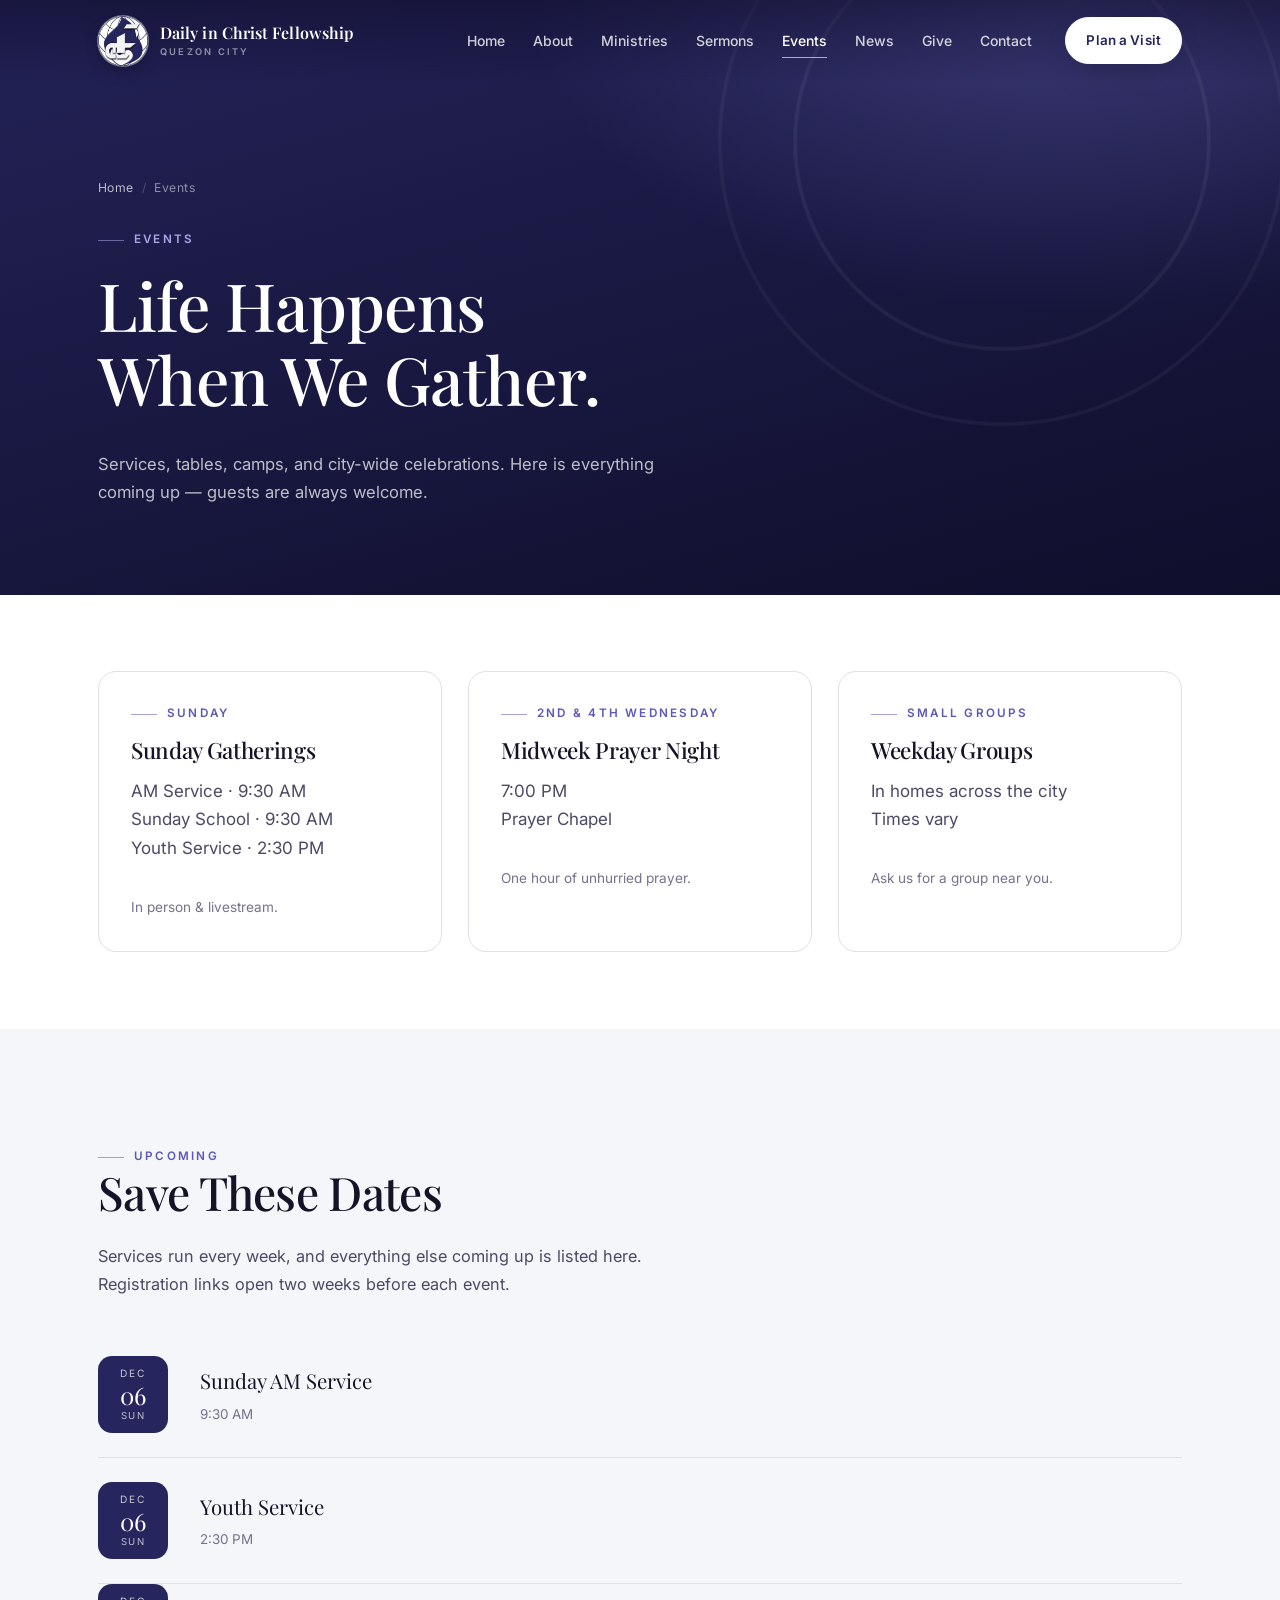
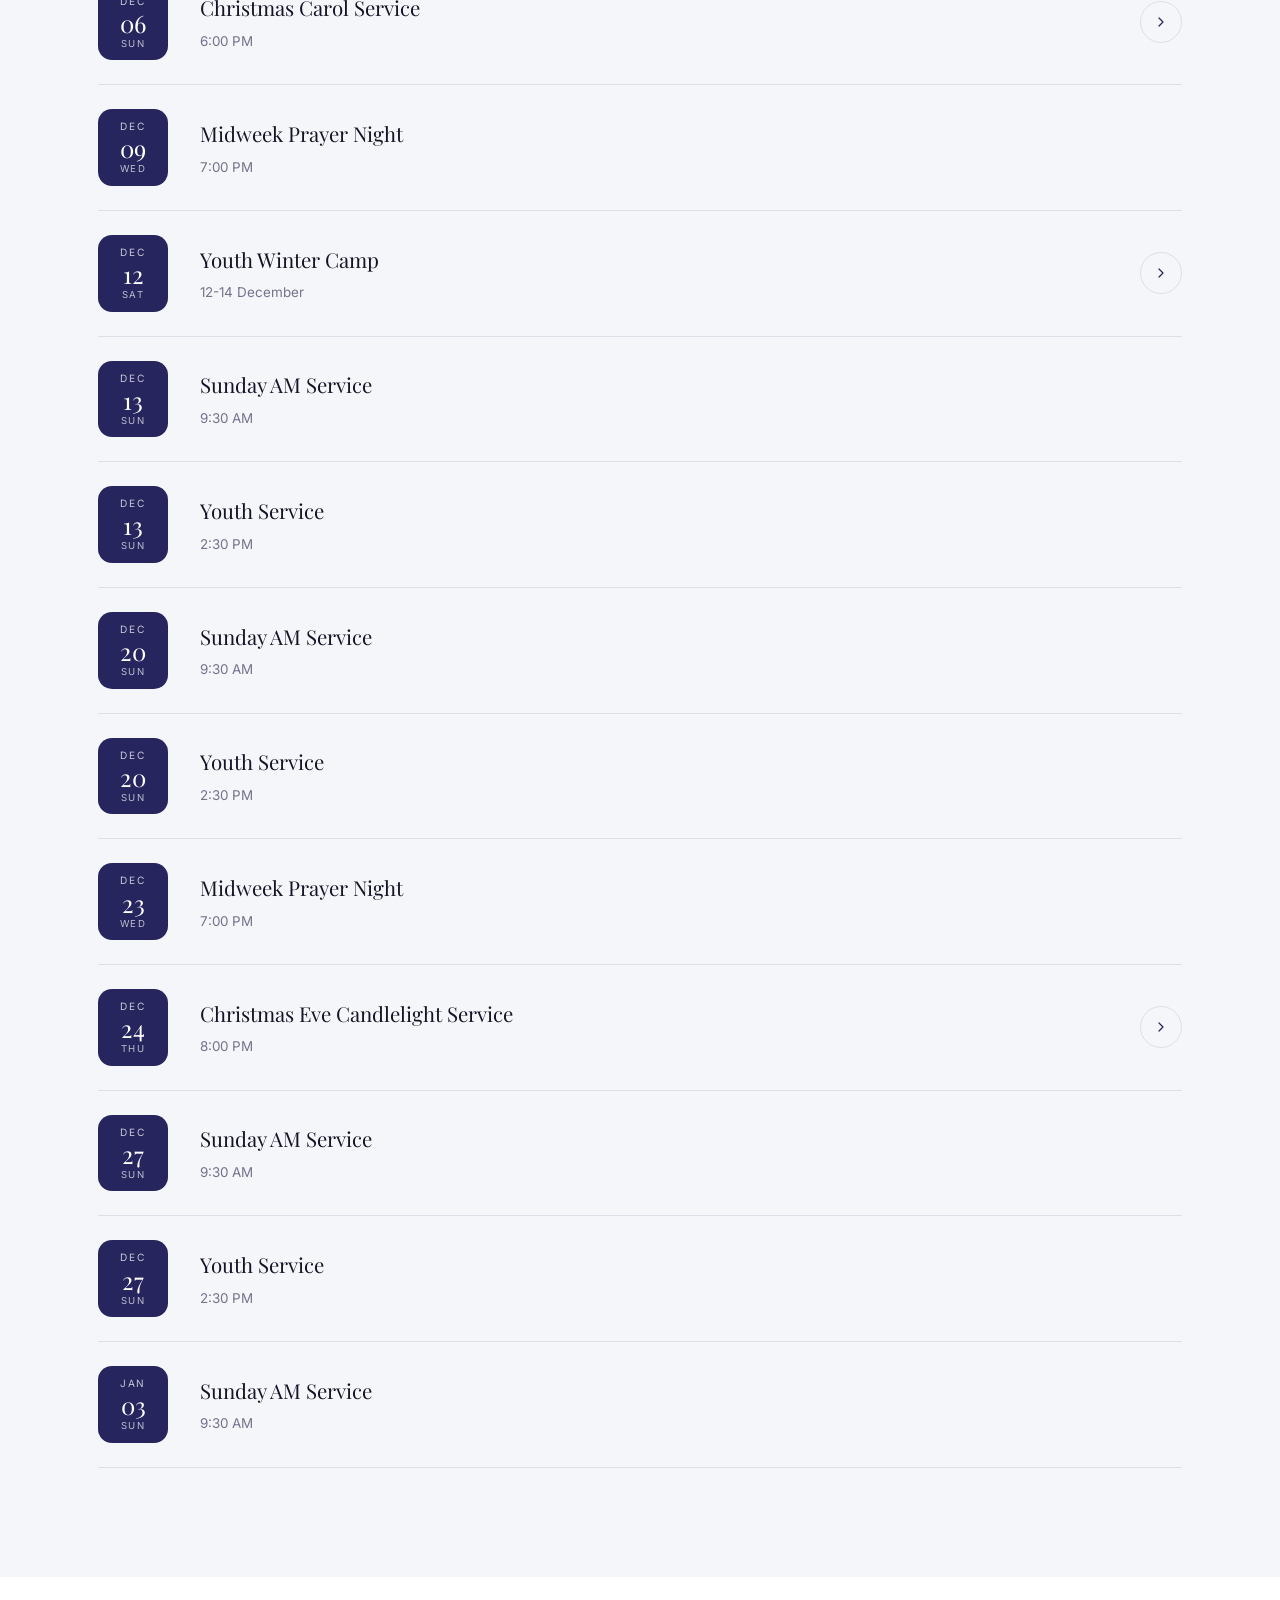
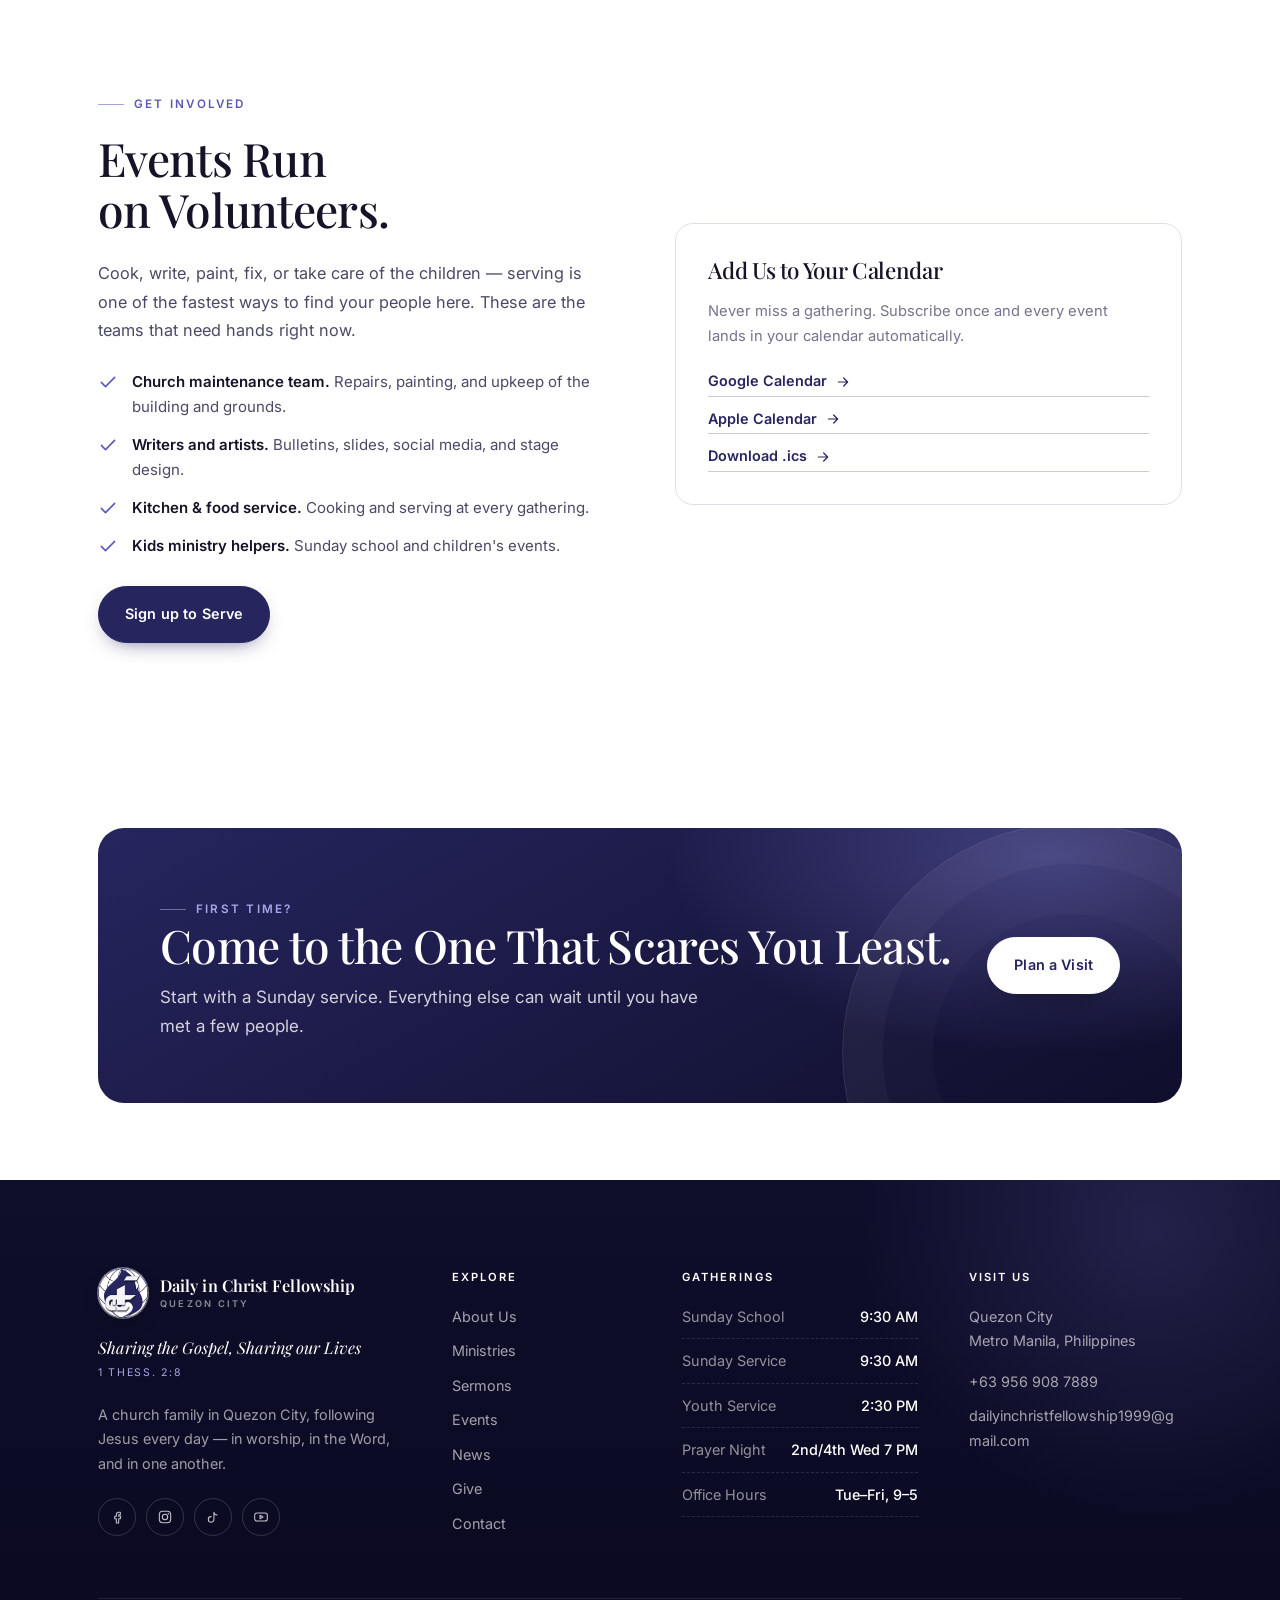
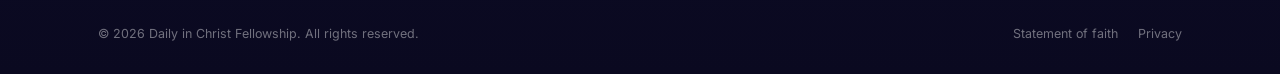
<file: events.html>
<!DOCTYPE html>
<html lang="en">
<head>
<meta charset="utf-8">
<meta name="viewport" content="width=device-width, initial-scale=1">
<title>Events | Daily in Christ Fellowship</title>
<meta name="description" content="Upcoming gatherings and events at Daily in Christ Fellowship — Sunday services, prayer nights, Night of Worship, baptisms, camps and more.">
<meta name="theme-color" content="#26255E">
<meta property="og:title" content="Events | Daily in Christ Fellowship">
<meta property="og:description" content="Upcoming gatherings and events at Daily in Christ Fellowship — Sunday services, prayer nights, Night of Worship, baptisms, camps and more.">
<meta property="og:image" content="assets/images/logo.png">
<link rel="icon" href="assets/images/favicon.png" type="image/png">
<link rel="apple-touch-icon" href="assets/images/logo-192.png">
<link rel="preconnect" href="https://fonts.googleapis.com">
<link rel="preconnect" href="https://fonts.gstatic.com" crossorigin>
<link href="https://fonts.googleapis.com/css2?family=Inter:wght@300;400;500;600;700&family=Playfair+Display:ital,wght@0,400;0,500;0,600;1,400;1,500&display=swap" rel="stylesheet">
<link rel="stylesheet" href="assets/css/styles.css">
</head>
<body>
<a class="skip-link" href="#main">Skip to content</a>

<header class="site-header">
  <div class="wrap header__inner">
    <a class="brand" href="index.html" aria-label="Daily in Christ Fellowship, home">
      <span class="brand__mark" aria-hidden="true"></span>
      <span class="brand__text">
        <span class="brand__name">Daily in Christ Fellowship</span>
        <span class="brand__tag">Quezon City</span>
      </span>
    </a>

    <nav class="nav" id="primary-nav" aria-label="Primary">
      <ul class="nav__list">
        <li><a class="nav__link" href="index.html">Home</a></li>
        <li><a class="nav__link" href="about.html">About</a></li>
        <li><a class="nav__link" href="ministries.html">Ministries</a></li>
        <li><a class="nav__link" href="sermons.html">Sermons</a></li>
        <li><a class="nav__link" href="events.html" aria-current="page">Events</a></li>
        <li><a class="nav__link" href="news.html">News</a></li>
        <li><a class="nav__link" href="give.html">Give</a></li>
        <li><a class="nav__link" href="contact.html">Contact</a></li>
        <li class="nav__cta"><a class="btn btn--light" href="contact.html">Plan a Visit</a></li>
      </ul>
    </nav>

    <a class="btn btn--light btn--sm header__cta" href="contact.html">Plan a Visit</a>
    <button class="nav-toggle" type="button" aria-label="Open menu" aria-expanded="false" aria-controls="primary-nav"><span></span></button>
  </div>
</header>

<main id="main">

  <section class="page-hero">
    <div class="wrap">
      <ol class="crumbs">
        <li><a href="index.html">Home</a></li>
        <li aria-current="page">Events</li>
      </ol>
      <p class="eyebrow">Events</p>
      <h1>Life Happens When We Gather.</h1>
      <p class="page-hero__lead" style="margin-top:18px">
        Services, tables, camps, and city-wide celebrations. Here is everything coming up —
        guests are always welcome.
      </p>
    </div>
  </section>

  <section class="section section--tight">
    <div class="wrap">
      <div class="grid grid--3">
        <article class="card card--stack reveal">
          <p class="eyebrow" style="margin-bottom:12px">Sunday</p>
          <h3>Sunday Gatherings</h3>
          <p>AM Service · 9:30 AM<br>Sunday School · 9:30 AM<br>Youth Service · 2:30 PM</p>
          <p style="margin-top:14px; font-size:.85rem; color:var(--muted)">In person &amp; livestream.</p>
        </article>
        <article class="card card--stack reveal" style="--delay:70ms">
          <p class="eyebrow" style="margin-bottom:12px">2nd &amp; 4th Wednesday</p>
          <h3>Midweek Prayer Night</h3>
          <p>7:00 PM<br>Prayer Chapel</p>
          <p style="margin-top:14px; font-size:.85rem; color:var(--muted)">One hour of unhurried prayer.</p>
        </article>
        <article class="card card--stack reveal" style="--delay:140ms">
          <p class="eyebrow" style="margin-bottom:12px">Small Groups</p>
          <h3>Weekday Groups</h3>
          <p>In homes across the city<br>Times vary</p>
          <p style="margin-top:14px; font-size:.85rem; color:var(--muted)">Ask us for a group near you.</p>
        </article>
      </div>
    </div>
  </section>

  <section class="section section--tint" aria-labelledby="upcoming-title">
    <div class="wrap">
      <div class="section-head reveal">
        <p class="eyebrow">Upcoming</p>
        <h2 id="upcoming-title">Save These Dates</h2>
        <p class="lead">Services run every week, and everything else coming up is listed here. Registration links open two weeks before each event.</p>
      </div>

      <div class="reveal" data-schedule data-schedule-limit="14">
        <a class="event-row" href="#baptism" id="baptism">
          <span class="event-date">
            <span class="event-date__month">Nov</span>
            <span class="event-date__day">22</span>
            <span class="event-date__dow">Sun</span>
          </span>
          <span>
            <span class="event-row__title">Water Baptism Sunday</span>
            <span class="event-row__meta">
              <span>9:30 AM</span>
              <span>Sign up required</span>
            </span>
          </span>
          <span class="event-row__cta">
            <svg viewBox="0 0 24 24" fill="none" stroke="currentColor" stroke-width="1.8" stroke-linecap="round" stroke-linejoin="round" aria-hidden="true"><path d="M9 6l6 6-6 6"/></svg>
          </span>
        </a>

        <a class="event-row" href="#members" id="members">
          <span class="event-date">
            <span class="event-date__month">Nov</span>
            <span class="event-date__day">29</span>
            <span class="event-date__dow">Sun</span>
          </span>
          <span>
            <span class="event-row__title">Quarterly Members' Meeting</span>
            <span class="event-row__meta">
              <span>1:00 PM</span>
              <span>Fellowship Hall</span>
              <span>Lunch provided</span>
            </span>
          </span>
          <span class="event-row__cta">
            <svg viewBox="0 0 24 24" fill="none" stroke="currentColor" stroke-width="1.8" stroke-linecap="round" stroke-linejoin="round" aria-hidden="true"><path d="M9 6l6 6-6 6"/></svg>
          </span>
        </a>

        <a class="event-row" href="#carols" id="carols">
          <span class="event-date">
            <span class="event-date__month">Dec</span>
            <span class="event-date__day">06</span>
            <span class="event-date__dow">Sun</span>
          </span>
          <span>
            <span class="event-row__title">Christmas Carol Service</span>
            <span class="event-row__meta">
              <span>6:00 PM</span>
              <span>Bring a friend</span>
            </span>
          </span>
          <span class="event-row__cta">
            <svg viewBox="0 0 24 24" fill="none" stroke="currentColor" stroke-width="1.8" stroke-linecap="round" stroke-linejoin="round" aria-hidden="true"><path d="M9 6l6 6-6 6"/></svg>
          </span>
        </a>

        <a class="event-row" href="#camp" id="camp">
          <span class="event-date">
            <span class="event-date__month">Dec</span>
            <span class="event-date__day">12</span>
            <span class="event-date__dow">Fri</span>
          </span>
          <span>
            <span class="event-row__title">Youth Winter Camp</span>
            <span class="event-row__meta">
              <span>12–14 December</span>
              <span>Pine Ridge Retreat</span>
              <span>Grades 7–12</span>
            </span>
          </span>
          <span class="event-row__cta">
            <svg viewBox="0 0 24 24" fill="none" stroke="currentColor" stroke-width="1.8" stroke-linecap="round" stroke-linejoin="round" aria-hidden="true"><path d="M9 6l6 6-6 6"/></svg>
          </span>
        </a>

        <a class="event-row" href="#eve" id="eve">
          <span class="event-date">
            <span class="event-date__month">Dec</span>
            <span class="event-date__day">24</span>
            <span class="event-date__dow">Thu</span>
          </span>
          <span>
            <span class="event-row__title">Christmas Eve Candlelight Service</span>
            <span class="event-row__meta">
              <span>8:00 PM</span>
              <span>All are welcome</span>
            </span>
          </span>
          <span class="event-row__cta">
            <svg viewBox="0 0 24 24" fill="none" stroke="currentColor" stroke-width="1.8" stroke-linecap="round" stroke-linejoin="round" aria-hidden="true"><path d="M9 6l6 6-6 6"/></svg>
          </span>
        </a>
      </div>
    </div>
  </section>

  <section class="section" aria-labelledby="host-title">
    <div class="wrap split">
      <div class="reveal">
        <p class="eyebrow">Get Involved</p>
        <h2 id="host-title">Events Run on Volunteers.</h2>
        <p class="lead">Cook, write, paint, fix, or take care of the children — serving is one of the fastest ways to find your people here. These are the teams that need hands right now.</p>
        <ul class="checklist" style="margin-top:24px">
          <li><svg viewBox="0 0 24 24" fill="none" stroke="currentColor" stroke-width="1.9" stroke-linecap="round" stroke-linejoin="round" aria-hidden="true"><path d="M4 12.5l5 5L20 6.5"/></svg><span><strong>Church maintenance team.</strong> Repairs, painting, and upkeep of the building and grounds.</span></li>
          <li><svg viewBox="0 0 24 24" fill="none" stroke="currentColor" stroke-width="1.9" stroke-linecap="round" stroke-linejoin="round" aria-hidden="true"><path d="M4 12.5l5 5L20 6.5"/></svg><span><strong>Writers and artists.</strong> Bulletins, slides, social media, and stage design.</span></li>
          <li><svg viewBox="0 0 24 24" fill="none" stroke="currentColor" stroke-width="1.9" stroke-linecap="round" stroke-linejoin="round" aria-hidden="true"><path d="M4 12.5l5 5L20 6.5"/></svg><span><strong>Kitchen &amp; food service.</strong> Cooking and serving at every gathering.</span></li>
          <li><svg viewBox="0 0 24 24" fill="none" stroke="currentColor" stroke-width="1.9" stroke-linecap="round" stroke-linejoin="round" aria-hidden="true"><path d="M4 12.5l5 5L20 6.5"/></svg><span><strong>Kids ministry helpers.</strong> Sunday school and children's events.</span></li>
        </ul>
        <div style="margin-top:28px">
          <a class="btn" href="contact.html">Sign up to Serve</a>
        </div>
      </div>
      <div class="card reveal" style="--delay:80ms">
        <h3 style="margin-bottom:14px">Add Us to Your Calendar</h3>
        <p style="font-size:.92rem; color:var(--muted)">Never miss a gathering. Subscribe once and every event lands in your calendar automatically.</p>
        <div style="margin-top:20px; display:flex; flex-direction:column; gap:10px">
          <a class="link-arrow" href="#">Google Calendar <svg viewBox="0 0 24 24" fill="none" stroke="currentColor" stroke-width="1.8" stroke-linecap="round" stroke-linejoin="round" aria-hidden="true"><path d="M5 12h14M13 6l6 6-6 6"/></svg></a>
          <a class="link-arrow" href="#">Apple Calendar <svg viewBox="0 0 24 24" fill="none" stroke="currentColor" stroke-width="1.8" stroke-linecap="round" stroke-linejoin="round" aria-hidden="true"><path d="M5 12h14M13 6l6 6-6 6"/></svg></a>
          <a class="link-arrow" href="#">Download .ics <svg viewBox="0 0 24 24" fill="none" stroke="currentColor" stroke-width="1.8" stroke-linecap="round" stroke-linejoin="round" aria-hidden="true"><path d="M5 12h14M13 6l6 6-6 6"/></svg></a>
        </div>
      </div>
    </div>
  </section>

  <section class="section section--tight">
    <div class="wrap">
      <div class="cta-band reveal">
        <div>
          <p class="eyebrow">First Time?</p>
          <h2>Come to the One That Scares You Least.</h2>
          <p>Start with a Sunday service. Everything else can wait until you have met a few people.</p>
        </div>
        <div class="cta-band__actions">
          <a class="btn btn--light" href="contact.html">Plan a Visit</a>
        </div>
      </div>
    </div>
  </section>

</main>
<footer class="site-footer">
  <div class="wrap">
    <div class="footer__grid">
      <div class="footer__brand">
        <a class="brand" href="index.html" aria-label="Daily in Christ Fellowship, home">
          <span class="brand__mark" aria-hidden="true"></span>
          <span class="brand__text">
            <span class="brand__name">Daily in Christ Fellowship</span>
            <span class="brand__tag">Quezon City</span>
          </span>
        </a>
        <p class=footer__tagline>Sharing the Gospel, Sharing our Lives <span>1 Thess. 2:8</span></p>
        <p>A church family in Quezon City, following Jesus every day — in worship, in the Word, and in one another.</p>
        <div class="socials">
          <a href="https://www.facebook.com/DailyInChristFellowship" aria-label="Facebook" target="_blank" rel="noopener"><svg viewBox="0 0 24 24" fill="none" stroke="currentColor" stroke-width="1.6" stroke-linecap="round" stroke-linejoin="round" aria-hidden="true"><path d="M14.5 8.5H17V5h-2.5A3.5 3.5 0 0 0 11 8.5V11H8.5v3.5H11V21h3.5v-6.5H17L17.5 11h-3V9c0-.3.2-.5.5-.5Z"/></svg></a>
          <a href="#" aria-label="Instagram"><svg viewBox="0 0 24 24" fill="none" stroke="currentColor" stroke-width="1.6" stroke-linecap="round" aria-hidden="true"><rect x="3.5" y="3.5" width="17" height="17" rx="5"/><circle cx="12" cy="12" r="4"/><circle cx="17" cy="7" r="1.1" fill="currentColor" stroke="none"/></svg></a>
          <a href="https://www.tiktok.com/@dailyinchristfellowship" aria-label="TikTok" target="_blank" rel="noopener"><svg viewBox="0 0 24 24" fill="none" stroke="currentColor" stroke-width="1.6" stroke-linecap="round" stroke-linejoin="round" aria-hidden="true"><path d="M9.2 11.4a4.2 4.2 0 1 0 4.2 4.2V4.9c.5 2.3 2.4 3.9 4.8 4.1"/></svg></a>
          <a href="#" aria-label="YouTube"><svg viewBox="0 0 24 24" fill="none" stroke="currentColor" stroke-width="1.6" stroke-linejoin="round" aria-hidden="true"><rect x="2.5" y="6" width="19" height="12" rx="3.5"/><path d="M10.5 9.5v5l4.5-2.5-4.5-2.5Z"/></svg></a>
        </div>
      </div>

      <div>
        <p class="footer__title">Explore</p>
        <ul class="footer__list">
          <li><a href="about.html">About Us</a></li>
          <li><a href="ministries.html">Ministries</a></li>
          <li><a href="sermons.html">Sermons</a></li>
          <li><a href="events.html">Events</a></li>
          <li><a href="news.html">News</a></li>
          <li><a href="give.html">Give</a></li>
          <li><a href="contact.html">Contact</a></li>
        </ul>
      </div>

      <div>
        <p class="footer__title">Gatherings</p>
        <div class="footer__times">
          <div><span>Sunday School</span><span>9:30 AM</span></div>
          <div><span>Sunday Service</span><span>9:30 AM</span></div>
          <div><span>Youth Service</span><span>2:30 PM</span></div>
          <div><span>Prayer Night</span><span>2nd/4th Wed 7 PM</span></div>
          <div><span>Office Hours</span><span>Tue–Fri, 9–5</span></div>
        </div>
      </div>

      <div>
        <p class="footer__title">Visit Us</p>
        <address style="font-style:normal; margin-bottom:16px; color:rgba(255,255,255,.62)">
          Quezon City<br>
          Metro Manila, Philippines
        </address>
        <ul class="footer__list">
          <li><a href="tel:+639569087889">+63 956 908 7889</a></li>
          <li><a href="mailto:dailyinchristfellowship1999@gmail.com">dailyinchristfellowship1999@gmail.com</a></li>
        </ul>
      </div>
    </div>

    <div class="footer__bottom">
      <p>&copy; <span data-year>2026</span> Daily in Christ Fellowship. All rights reserved.</p>
      <div class="footer__legal">
        <a href="about.html#beliefs">Statement of faith</a>
        <a href="#">Privacy</a>
      </div>
    </div>
  </div>
</footer>

<div class="modal" id="video-modal" role="dialog" aria-modal="true" aria-hidden="true" aria-label="Sermon player">
  <div class="modal__backdrop"></div>
  <div class="modal__panel">
    <button class="modal__close" type="button" aria-label="Close player">
      <svg viewBox="0 0 24 24" fill="none" stroke="currentColor" stroke-width="1.8" stroke-linecap="round" aria-hidden="true"><path d="M6 6l12 12M18 6L6 18"/></svg>
    </button>
    <div class="modal__frame">
      <svg class="globe" viewBox="0 0 400 400" aria-hidden="true" focusable="false">
        <g fill="none" stroke="currentColor" stroke-width="1.1">
          <circle cx="200" cy="200" r="196"/>
          <ellipse cx="200" cy="200" rx="98" ry="196"/>
          <ellipse cx="200" cy="200" rx="32" ry="196"/>
          <path d="M4 200h392M4 130h392M4 270h392M4 66h392M4 334h392"/>
        </g>
      </svg>
      <p class="modal__note"></p>
    </div>
  </div>
</div>

<script src="assets/js/main.js" defer></script>
<script src="assets/js/schedule.js" defer></script>
</body>
</html>
</file>
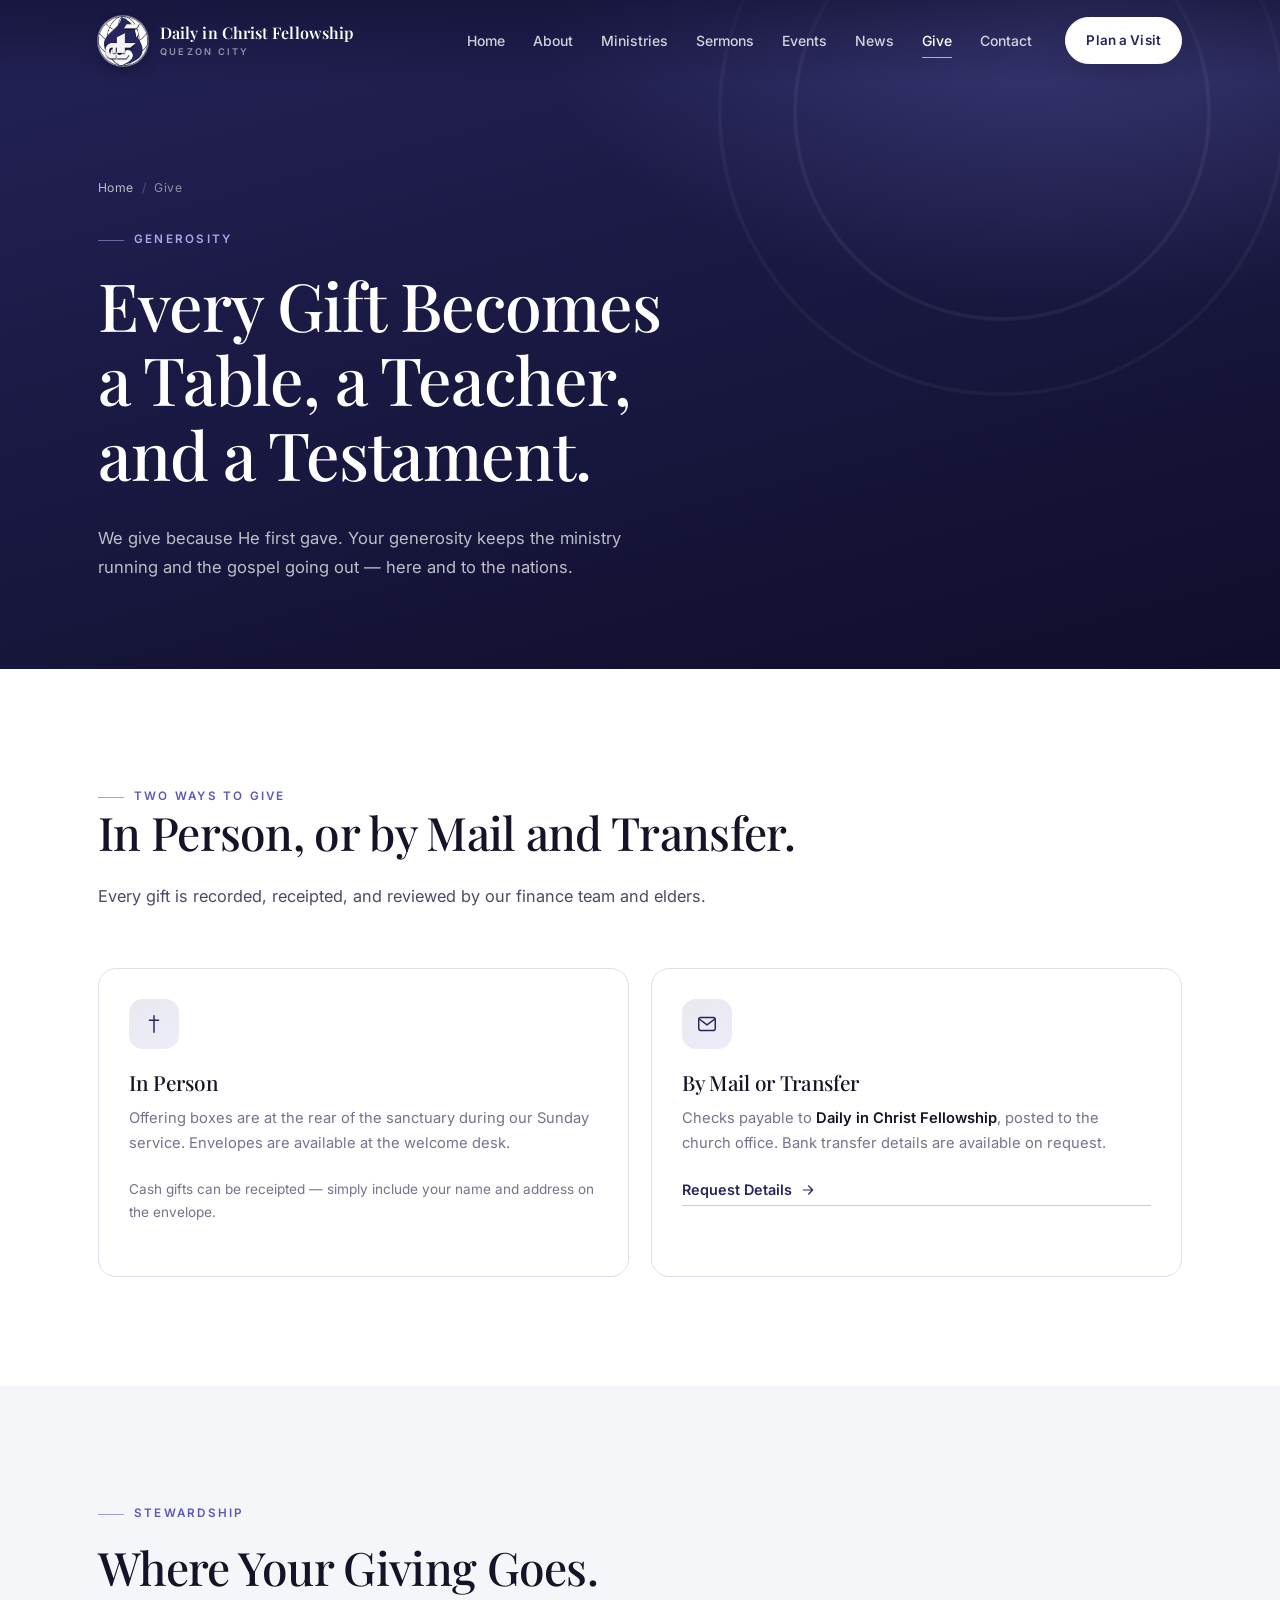
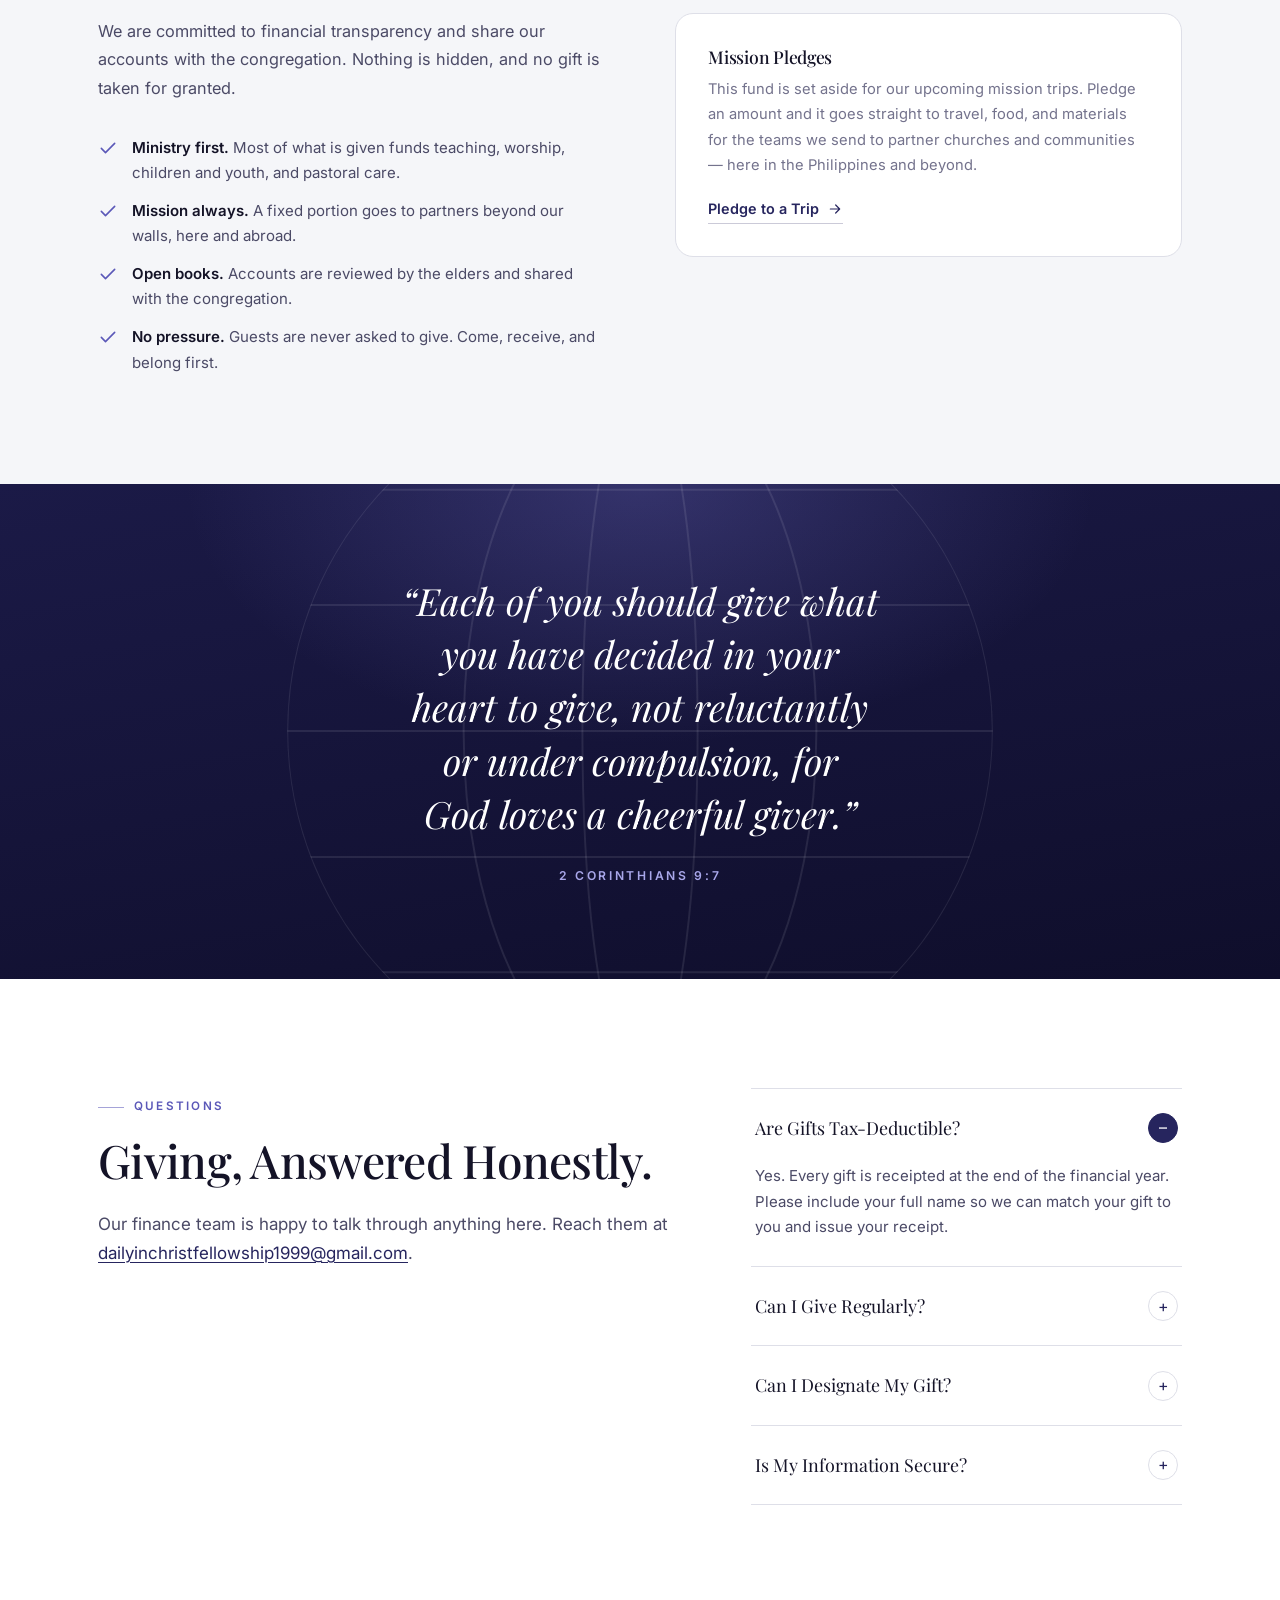
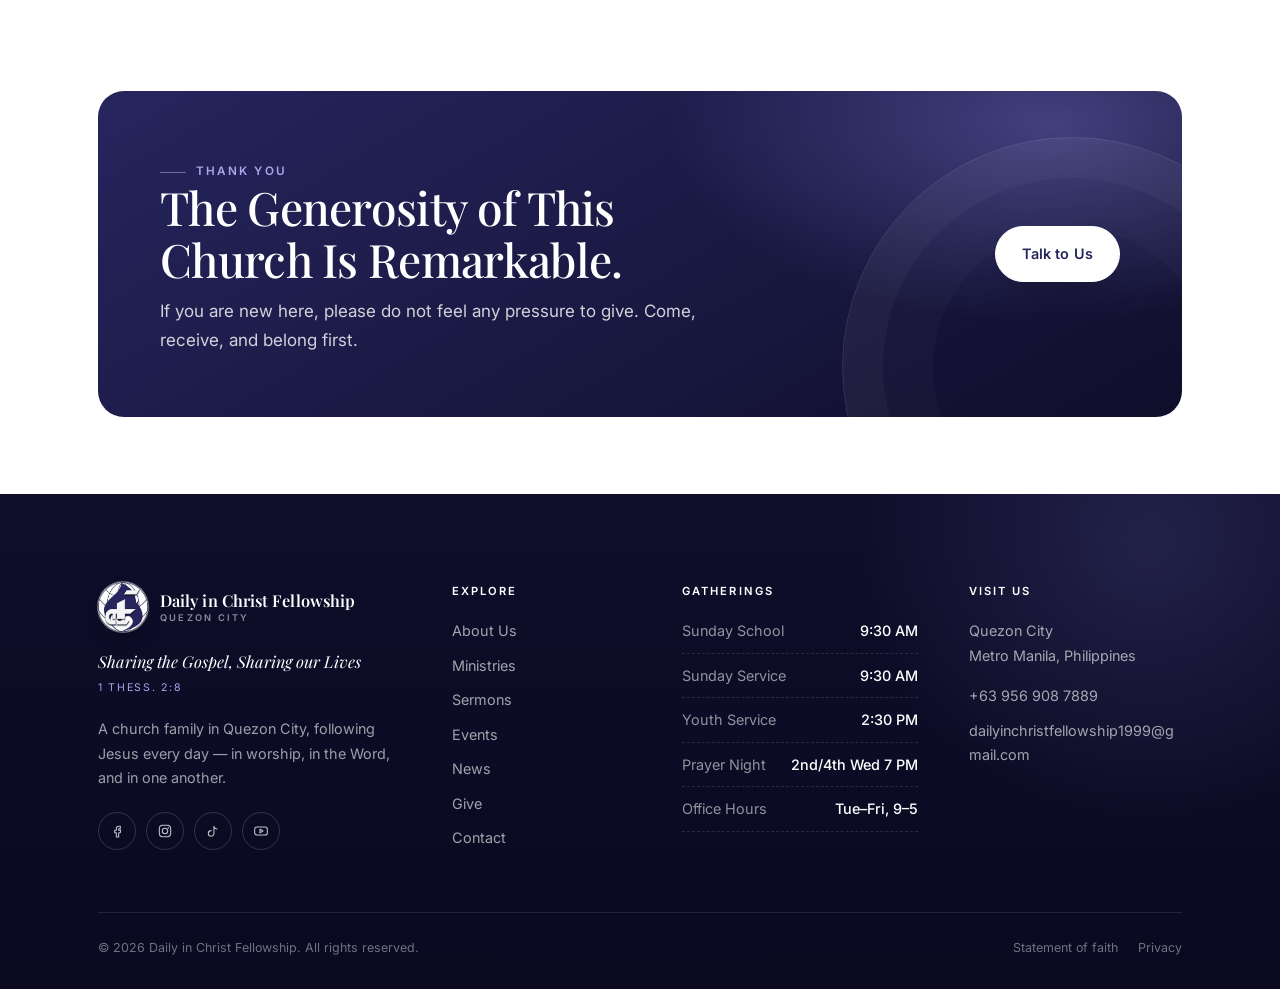
<file: give.html>
<!DOCTYPE html>
<html lang="en">
<head>
<meta charset="utf-8">
<meta name="viewport" content="width=device-width, initial-scale=1">
<title>Give | Daily in Christ Fellowship</title>
<meta name="description" content="Give in person, or by mail or bank transfer. See how your generosity supports local ministry, missions and the everyday work of the church.">
<meta name="theme-color" content="#26255E">
<meta property="og:title" content="Give | Daily in Christ Fellowship">
<meta property="og:description" content="Give in person, or by mail or bank transfer. See how your generosity supports local ministry, missions and the everyday work of the church.">
<meta property="og:image" content="assets/images/logo.png">
<link rel="icon" href="assets/images/favicon.png" type="image/png">
<link rel="apple-touch-icon" href="assets/images/logo-192.png">
<link rel="preconnect" href="https://fonts.googleapis.com">
<link rel="preconnect" href="https://fonts.gstatic.com" crossorigin>
<link href="https://fonts.googleapis.com/css2?family=Inter:wght@300;400;500;600;700&family=Playfair+Display:ital,wght@0,400;0,500;0,600;1,400;1,500&display=swap" rel="stylesheet">
<link rel="stylesheet" href="assets/css/styles.css">
</head>
<body>
<a class="skip-link" href="#main">Skip to content</a>

<header class="site-header">
  <div class="wrap header__inner">
    <a class="brand" href="index.html" aria-label="Daily in Christ Fellowship, home">
      <span class="brand__mark" aria-hidden="true"></span>
      <span class="brand__text">
        <span class="brand__name">Daily in Christ Fellowship</span>
        <span class="brand__tag">Quezon City</span>
      </span>
    </a>

    <nav class="nav" id="primary-nav" aria-label="Primary">
      <ul class="nav__list">
        <li><a class="nav__link" href="index.html">Home</a></li>
        <li><a class="nav__link" href="about.html">About</a></li>
        <li><a class="nav__link" href="ministries.html">Ministries</a></li>
        <li><a class="nav__link" href="sermons.html">Sermons</a></li>
        <li><a class="nav__link" href="events.html">Events</a></li>
        <li><a class="nav__link" href="news.html">News</a></li>
        <li><a class="nav__link" href="give.html" aria-current="page">Give</a></li>
        <li><a class="nav__link" href="contact.html">Contact</a></li>
        <li class="nav__cta"><a class="btn btn--light" href="contact.html">Plan a Visit</a></li>
      </ul>
    </nav>

    <a class="btn btn--light btn--sm header__cta" href="contact.html">Plan a Visit</a>
    <button class="nav-toggle" type="button" aria-label="Open menu" aria-expanded="false" aria-controls="primary-nav"><span></span></button>
  </div>
</header>

<main id="main">

  <section class="page-hero">
    <div class="wrap">
      <ol class="crumbs">
        <li><a href="index.html">Home</a></li>
        <li aria-current="page">Give</li>
      </ol>
      <p class="eyebrow">Generosity</p>
      <h1>Every Gift Becomes a Table, a Teacher, and a Testament.</h1>
      <p class="page-hero__lead" style="margin-top:18px">
        We give because He first gave. Your generosity keeps the ministry running
        and the gospel going out — here and to the nations.
      </p>
    </div>
  </section>

  <section class="section">
    <div class="wrap">
      <div class="section-head reveal">
        <p class="eyebrow">Two Ways to Give</p>
        <h2>In Person, or by Mail and Transfer.</h2>
        <p class="lead">Every gift is recorded, receipted, and reviewed by our finance team and elders.</p>
      </div>

      <div class="give-grid">
        
        <article class="give-card reveal" style="--delay:80ms">
          <div class="icon-box">
            <svg viewBox="0 0 24 24" fill="none" stroke="currentColor" stroke-width="1.6" stroke-linecap="round" stroke-linejoin="round" aria-hidden="true"><path d="M12 3v18M7 8h10"/></svg>
          </div>
          <h3>In Person</h3>
          <p>Offering boxes are at the rear of the sanctuary during our Sunday service. Envelopes are available at the welcome desk.</p>
          <p style="font-size:.85rem; color:var(--muted)">Cash gifts can be receipted — simply include your name and address on the envelope.</p>
        </article>

        <article class="give-card reveal" style="--delay:160ms">
          <div class="icon-box">
            <svg viewBox="0 0 24 24" fill="none" stroke="currentColor" stroke-width="1.6" stroke-linecap="round" stroke-linejoin="round" aria-hidden="true"><rect x="3" y="5" width="18" height="14" rx="2"/><path d="M3.5 6.5L12 13l8.5-6.5"/></svg>
          </div>
          <h3>By Mail or Transfer</h3>
          <p>Checks payable to <strong>Daily in Christ Fellowship</strong>, posted to the church office. Bank transfer details are available on request.</p>
          <a class="link-arrow" href="contact.html">Request Details <svg viewBox="0 0 24 24" fill="none" stroke="currentColor" stroke-width="1.8" stroke-linecap="round" stroke-linejoin="round" aria-hidden="true"><path d="M5 12h14M13 6l6 6-6 6"/></svg></a>
        </article>
      </div>
    </div>
  </section>

  <section class="section section--tint" aria-labelledby="steward-title">
    <div class="wrap split">
      <div class="reveal">
        <p class="eyebrow">Stewardship</p>
        <h2 id="steward-title">Where Your Giving Goes.</h2>
        <p class="lead">We are committed to financial transparency and share our accounts with the congregation. Nothing is hidden, and no gift is taken for granted.</p>
        <div style="margin-top:32px">
          <ul class="checklist">
            <li>
              <svg viewBox="0 0 24 24" fill="none" stroke="currentColor" stroke-width="1.9" stroke-linecap="round" stroke-linejoin="round" aria-hidden="true"><path d="M4 12.5l5 5L20 6.5"/></svg>
              <span><strong>Ministry first.</strong> Most of what is given funds teaching, worship, children and youth, and pastoral care.</span>
            </li>
            <li>
              <svg viewBox="0 0 24 24" fill="none" stroke="currentColor" stroke-width="1.9" stroke-linecap="round" stroke-linejoin="round" aria-hidden="true"><path d="M4 12.5l5 5L20 6.5"/></svg>
              <span><strong>Mission always.</strong> A fixed portion goes to partners beyond our walls, here and abroad.</span>
            </li>
            <li>
              <svg viewBox="0 0 24 24" fill="none" stroke="currentColor" stroke-width="1.9" stroke-linecap="round" stroke-linejoin="round" aria-hidden="true"><path d="M4 12.5l5 5L20 6.5"/></svg>
              <span><strong>Open books.</strong> Accounts are reviewed by the elders and shared with the congregation.</span>
            </li>
            <li>
              <svg viewBox="0 0 24 24" fill="none" stroke="currentColor" stroke-width="1.9" stroke-linecap="round" stroke-linejoin="round" aria-hidden="true"><path d="M4 12.5l5 5L20 6.5"/></svg>
              <span><strong>No pressure.</strong> Guests are never asked to give. Come, receive, and belong first.</span>
            </li>
          </ul>
        </div>
      </div>

      <div class="grid" style="gap:18px">
        <article class="card reveal" style="--delay:60ms">
          <h3 style="font-size:1.1rem">Mission Pledges</h3>
          <p style="font-size:.92rem; color:var(--muted)">This fund is set aside for our upcoming mission trips. Pledge an amount and it goes straight to travel, food, and materials for the teams we send to partner churches and communities — here in the Philippines and beyond.</p>
          <a class="link-arrow" href="contact.html">Pledge to a Trip <svg viewBox="0 0 24 24" fill="none" stroke="currentColor" stroke-width="1.8" stroke-linecap="round" stroke-linejoin="round" aria-hidden="true"><path d="M5 12h14M13 6l6 6-6 6"/></svg></a>
        </article>
      </div>
    </div>
  </section>

  <section class="verse">
    <svg class="verse__globe" viewBox="0 0 400 400" aria-hidden="true" focusable="false">
      <defs><clipPath id="globeVerseGive"><circle cx="200" cy="200" r="196"/></clipPath></defs>
      <g clip-path="url(#globeVerseGive)" fill="none" stroke="currentColor" stroke-width="1.1">
        <circle cx="200" cy="200" r="196"/>
        <ellipse cx="200" cy="200" rx="98" ry="196"/>
        <ellipse cx="200" cy="200" rx="32" ry="196"/>
        <path d="M4 200h392M4 130h392M4 270h392M4 66h392M4 334h392"/>
      </g>
    </svg>
    <div class="wrap">
      <blockquote>&ldquo;Each of you should give what you have decided in your heart to give, not reluctantly or under compulsion, for God loves a cheerful giver.&rdquo;</blockquote>
      <cite>2 Corinthians 9:7</cite>
    </div>
  </section>

  <section class="section" aria-labelledby="give-faq">
    <div class="wrap split split--wide-left" style="align-items:start">
      <div class="reveal">
        <p class="eyebrow">Questions</p>
        <h2 id="give-faq">Giving, Answered Honestly.</h2>
        <p>Our finance team is happy to talk through anything here. Reach them at <a href="mailto:dailyinchristfellowship1999@gmail.com">dailyinchristfellowship1999@gmail.com</a>.</p>
      </div>
      <div class="accordion reveal" style="--delay:80ms">
        <details open>
          <summary>Are Gifts Tax-Deductible?</summary>
          <div class="accordion__body">Yes. Every gift is receipted at the end of the financial year. Please include your full name so we can match your gift to you and issue your receipt.</div>
        </details>
        <details>
          <summary>Can I Give Regularly?</summary>
          <div class="accordion__body">Recurring gifts can be set up weekly, every two weeks, or monthly by bank transfer. Email the office and we will send you the details — you can change or stop them any time.</div>
        </details>
        <details>
          <summary>Can I Designate My Gift?</summary>
          <div class="accordion__body">You may designate a gift to Missions or to the Building Fund. Undesignated gifts support the general ministry of the church, which gives us the flexibility to respond where the need is greatest.</div>
        </details>
        <details>
          <summary>Is My Information Secure?</summary>
          <div class="accordion__body">Only the finance team and treasurer can see individual giving records, and they are kept in confidence. Bank details you send us are used only to process your gift, and we never share them with anyone.</div>
        </details>
      </div>
    </div>
  </section>

  <section class="section section--tight">
    <div class="wrap">
      <div class="cta-band reveal">
        <div>
          <p class="eyebrow">Thank You</p>
          <h2>The Generosity of This Church Is Remarkable.</h2>
          <p>If you are new here, please do not feel any pressure to give. Come, receive, and belong first.</p>
        </div>
        <div class="cta-band__actions">
          <a class="btn btn--light" href="contact.html">Talk to Us</a>
        </div>
      </div>
    </div>
  </section>

</main>
<footer class="site-footer">
  <div class="wrap">
    <div class="footer__grid">
      <div class="footer__brand">
        <a class="brand" href="index.html" aria-label="Daily in Christ Fellowship, home">
          <span class="brand__mark" aria-hidden="true"></span>
          <span class="brand__text">
            <span class="brand__name">Daily in Christ Fellowship</span>
            <span class="brand__tag">Quezon City</span>
          </span>
        </a>
        <p class=footer__tagline>Sharing the Gospel, Sharing our Lives <span>1 Thess. 2:8</span></p>
        <p>A church family in Quezon City, following Jesus every day — in worship, in the Word, and in one another.</p>
        <div class="socials">
          <a href="https://www.facebook.com/DailyInChristFellowship" aria-label="Facebook" target="_blank" rel="noopener"><svg viewBox="0 0 24 24" fill="none" stroke="currentColor" stroke-width="1.6" stroke-linecap="round" stroke-linejoin="round" aria-hidden="true"><path d="M14.5 8.5H17V5h-2.5A3.5 3.5 0 0 0 11 8.5V11H8.5v3.5H11V21h3.5v-6.5H17L17.5 11h-3V9c0-.3.2-.5.5-.5Z"/></svg></a>
          <a href="#" aria-label="Instagram"><svg viewBox="0 0 24 24" fill="none" stroke="currentColor" stroke-width="1.6" stroke-linecap="round" aria-hidden="true"><rect x="3.5" y="3.5" width="17" height="17" rx="5"/><circle cx="12" cy="12" r="4"/><circle cx="17" cy="7" r="1.1" fill="currentColor" stroke="none"/></svg></a>
          <a href="https://www.tiktok.com/@dailyinchristfellowship" aria-label="TikTok" target="_blank" rel="noopener"><svg viewBox="0 0 24 24" fill="none" stroke="currentColor" stroke-width="1.6" stroke-linecap="round" stroke-linejoin="round" aria-hidden="true"><path d="M9.2 11.4a4.2 4.2 0 1 0 4.2 4.2V4.9c.5 2.3 2.4 3.9 4.8 4.1"/></svg></a>
          <a href="#" aria-label="YouTube"><svg viewBox="0 0 24 24" fill="none" stroke="currentColor" stroke-width="1.6" stroke-linejoin="round" aria-hidden="true"><rect x="2.5" y="6" width="19" height="12" rx="3.5"/><path d="M10.5 9.5v5l4.5-2.5-4.5-2.5Z"/></svg></a>
        </div>
      </div>

      <div>
        <p class="footer__title">Explore</p>
        <ul class="footer__list">
          <li><a href="about.html">About Us</a></li>
          <li><a href="ministries.html">Ministries</a></li>
          <li><a href="sermons.html">Sermons</a></li>
          <li><a href="events.html">Events</a></li>
          <li><a href="news.html">News</a></li>
          <li><a href="give.html">Give</a></li>
          <li><a href="contact.html">Contact</a></li>
        </ul>
      </div>

      <div>
        <p class="footer__title">Gatherings</p>
        <div class="footer__times">
          <div><span>Sunday School</span><span>9:30 AM</span></div>
          <div><span>Sunday Service</span><span>9:30 AM</span></div>
          <div><span>Youth Service</span><span>2:30 PM</span></div>
          <div><span>Prayer Night</span><span>2nd/4th Wed 7 PM</span></div>
          <div><span>Office Hours</span><span>Tue–Fri, 9–5</span></div>
        </div>
      </div>

      <div>
        <p class="footer__title">Visit Us</p>
        <address style="font-style:normal; margin-bottom:16px; color:rgba(255,255,255,.62)">
          Quezon City<br>
          Metro Manila, Philippines
        </address>
        <ul class="footer__list">
          <li><a href="tel:+639569087889">+63 956 908 7889</a></li>
          <li><a href="mailto:dailyinchristfellowship1999@gmail.com">dailyinchristfellowship1999@gmail.com</a></li>
        </ul>
      </div>
    </div>

    <div class="footer__bottom">
      <p>&copy; <span data-year>2026</span> Daily in Christ Fellowship. All rights reserved.</p>
      <div class="footer__legal">
        <a href="about.html#beliefs">Statement of faith</a>
        <a href="#">Privacy</a>
      </div>
    </div>
  </div>
</footer>

<div class="modal" id="video-modal" role="dialog" aria-modal="true" aria-hidden="true" aria-label="Sermon player">
  <div class="modal__backdrop"></div>
  <div class="modal__panel">
    <button class="modal__close" type="button" aria-label="Close player">
      <svg viewBox="0 0 24 24" fill="none" stroke="currentColor" stroke-width="1.8" stroke-linecap="round" aria-hidden="true"><path d="M6 6l12 12M18 6L6 18"/></svg>
    </button>
    <div class="modal__frame">
      <svg class="globe" viewBox="0 0 400 400" aria-hidden="true" focusable="false">
        <g fill="none" stroke="currentColor" stroke-width="1.1">
          <circle cx="200" cy="200" r="196"/>
          <ellipse cx="200" cy="200" rx="98" ry="196"/>
          <ellipse cx="200" cy="200" rx="32" ry="196"/>
          <path d="M4 200h392M4 130h392M4 270h392M4 66h392M4 334h392"/>
        </g>
      </svg>
      <p class="modal__note"></p>
    </div>
  </div>
</div>

<script src="assets/js/main.js" defer></script>
</body>
</html>
</file>
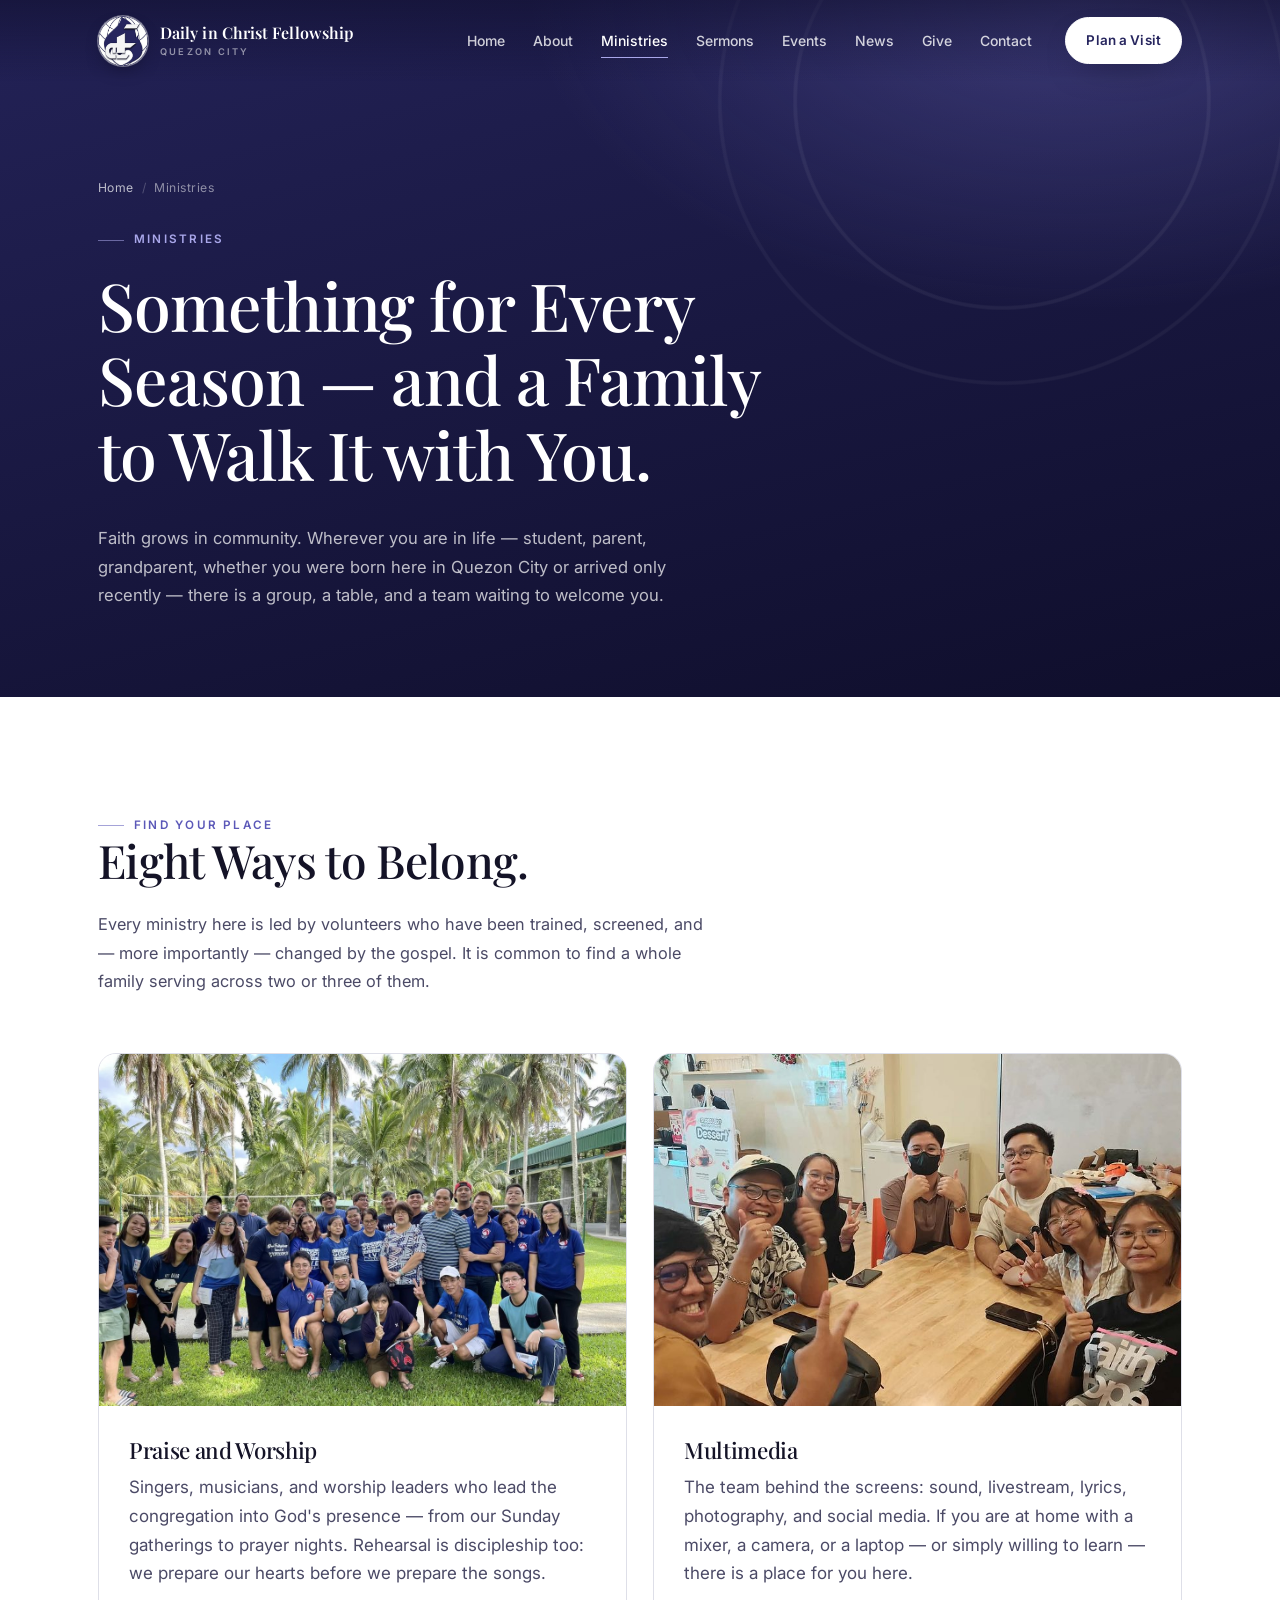
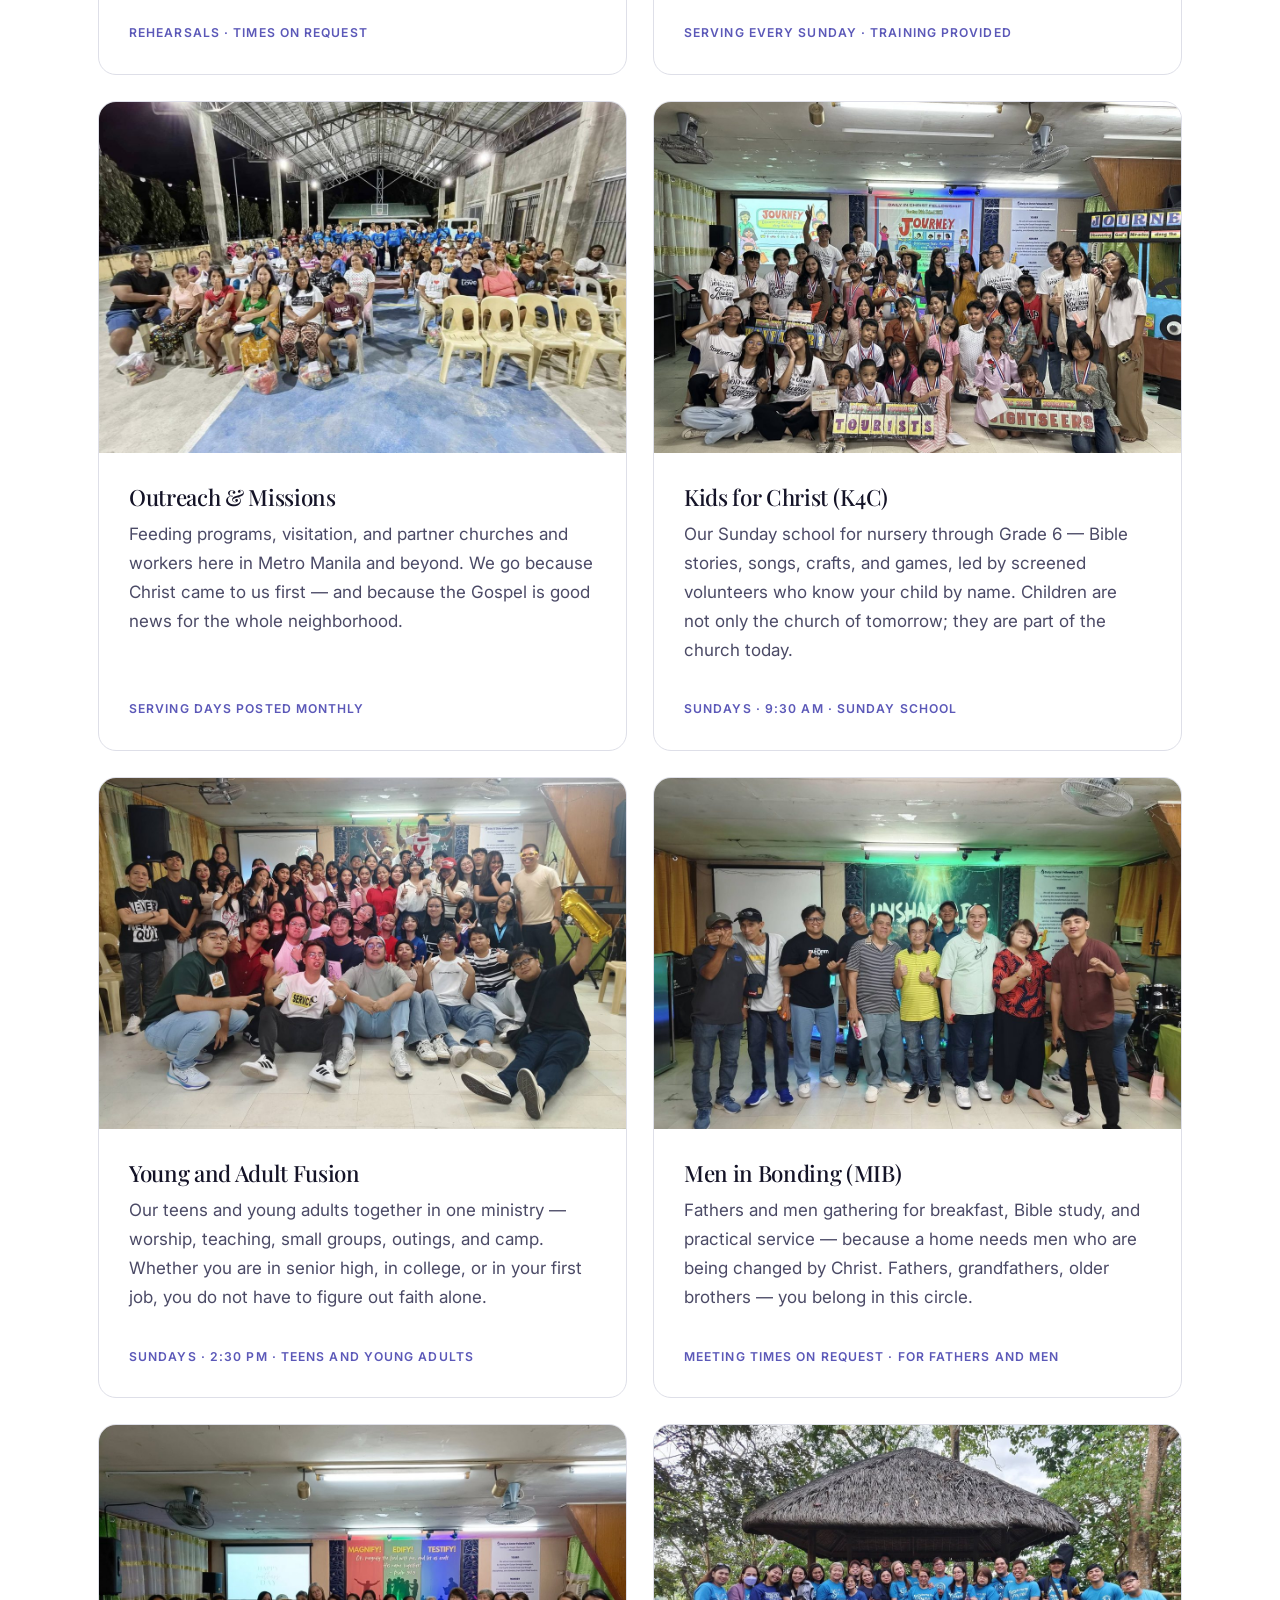
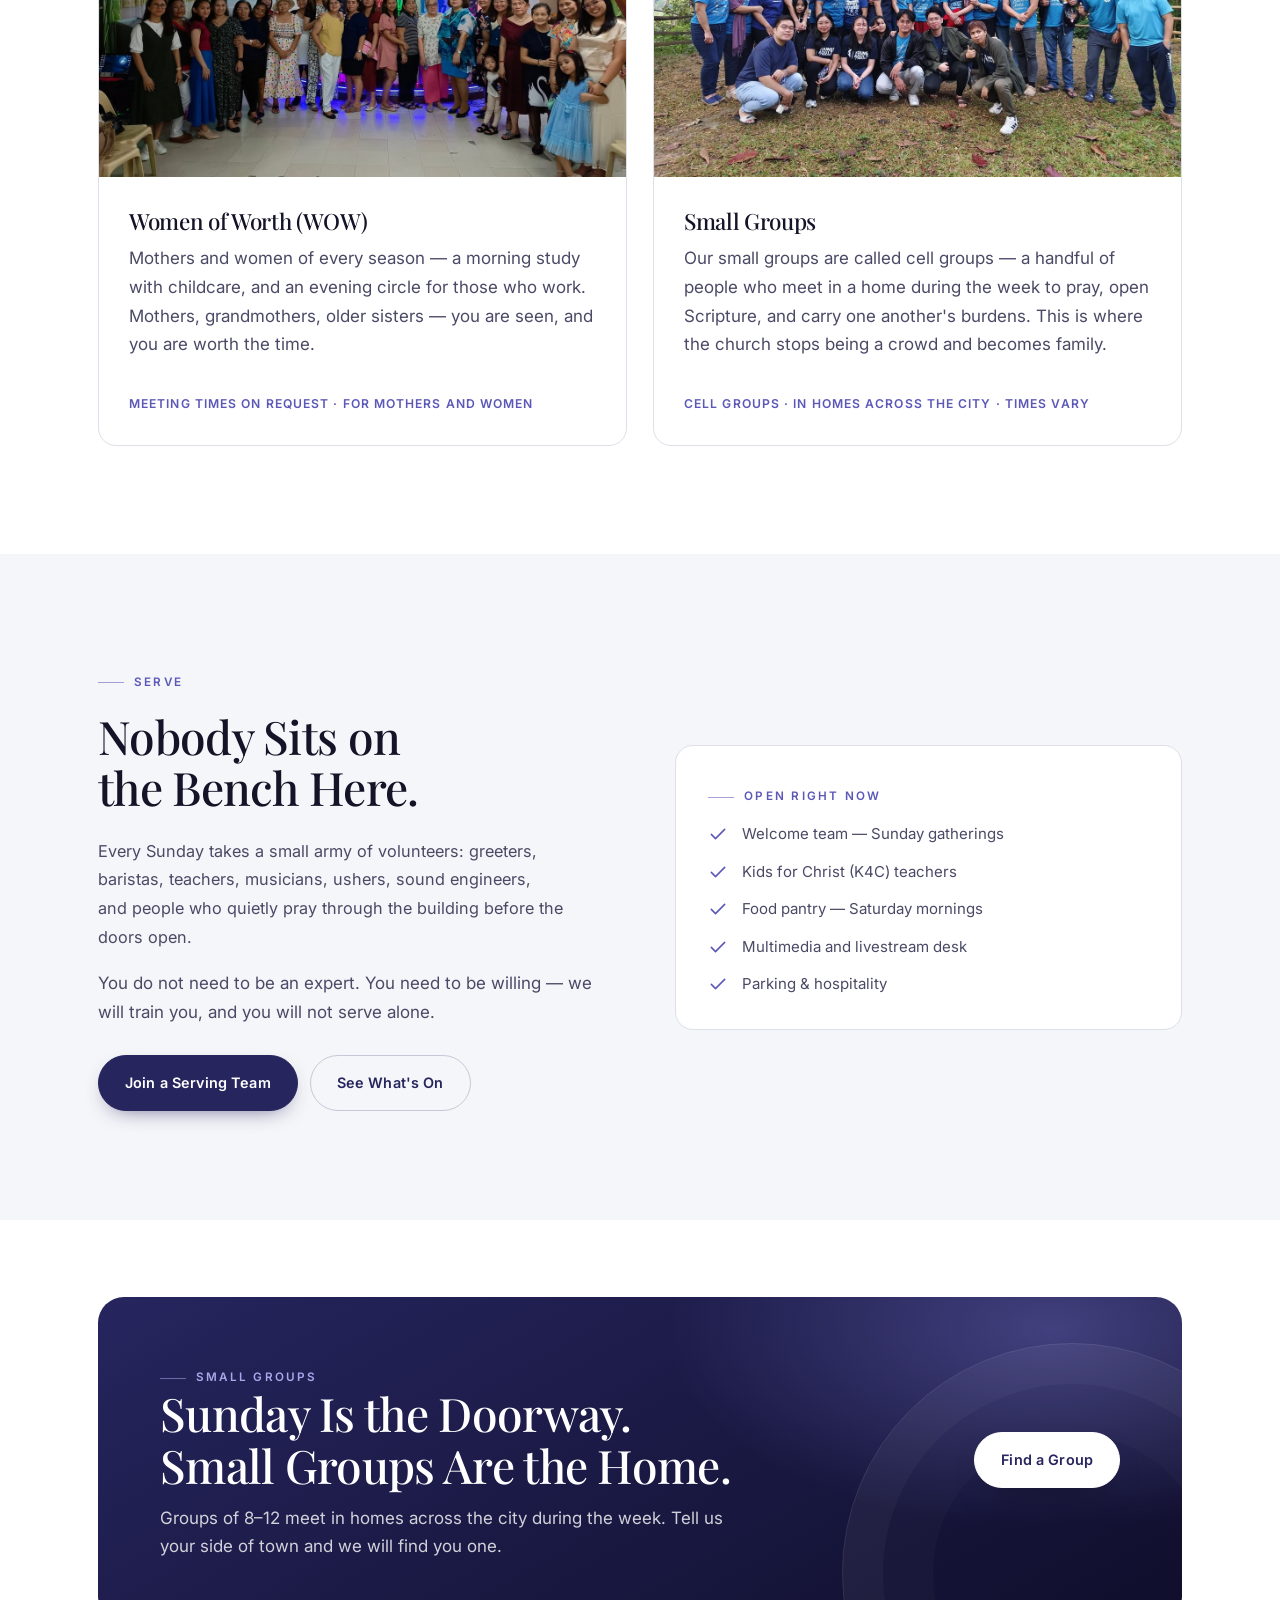
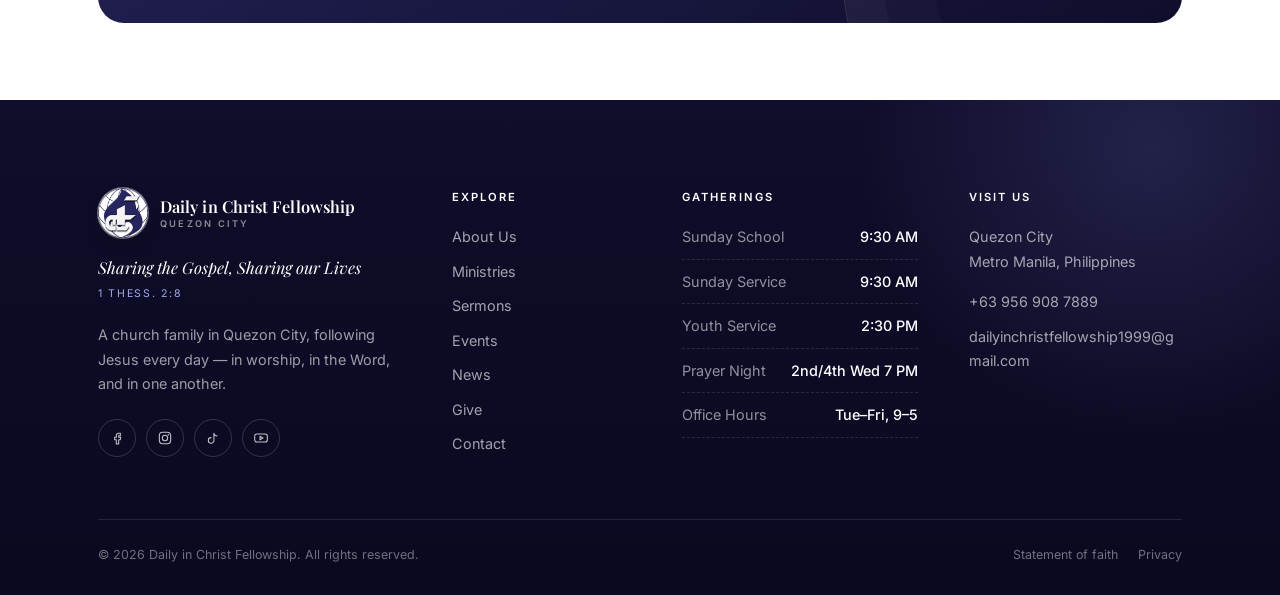
<file: ministries.html>
<!DOCTYPE html>
<html lang="en">
<head>
<meta charset="utf-8">
<meta name="viewport" content="width=device-width, initial-scale=1">
<title>Ministries | Daily in Christ Fellowship</title>
<meta name="description" content="Kids, youth, young adults, worship, women, men, outreach and prayer. Find the ministry where you can grow and serve at Daily in Christ Fellowship.">
<meta name="theme-color" content="#26255E">
<meta property="og:title" content="Ministries | Daily in Christ Fellowship">
<meta property="og:description" content="Kids, youth, young adults, worship, women, men, outreach and prayer. Find the ministry where you can grow and serve at Daily in Christ Fellowship.">
<meta property="og:image" content="assets/images/logo.png">
<link rel="icon" href="assets/images/favicon.png" type="image/png">
<link rel="apple-touch-icon" href="assets/images/logo-192.png">
<link rel="preconnect" href="https://fonts.googleapis.com">
<link rel="preconnect" href="https://fonts.gstatic.com" crossorigin>
<link href="https://fonts.googleapis.com/css2?family=Inter:wght@300;400;500;600;700&family=Playfair+Display:ital,wght@0,400;0,500;0,600;1,400;1,500&display=swap" rel="stylesheet">
<link rel="stylesheet" href="assets/css/styles.css">
</head>
<body>
<a class="skip-link" href="#main">Skip to content</a>

<header class="site-header">
  <div class="wrap header__inner">
    <a class="brand" href="index.html" aria-label="Daily in Christ Fellowship, home">
      <span class="brand__mark" aria-hidden="true"></span>
      <span class="brand__text">
        <span class="brand__name">Daily in Christ Fellowship</span>
        <span class="brand__tag">Quezon City</span>
      </span>
    </a>

    <nav class="nav" id="primary-nav" aria-label="Primary">
      <ul class="nav__list">
        <li><a class="nav__link" href="index.html">Home</a></li>
        <li><a class="nav__link" href="about.html">About</a></li>
        <li><a class="nav__link" href="ministries.html" aria-current="page">Ministries</a></li>
        <li><a class="nav__link" href="sermons.html">Sermons</a></li>
        <li><a class="nav__link" href="events.html">Events</a></li>
        <li><a class="nav__link" href="news.html">News</a></li>
        <li><a class="nav__link" href="give.html">Give</a></li>
        <li><a class="nav__link" href="contact.html">Contact</a></li>
        <li class="nav__cta"><a class="btn btn--light" href="contact.html">Plan a Visit</a></li>
      </ul>
    </nav>

    <a class="btn btn--light btn--sm header__cta" href="contact.html">Plan a Visit</a>
    <button class="nav-toggle" type="button" aria-label="Open menu" aria-expanded="false" aria-controls="primary-nav"><span></span></button>
  </div>
</header>

<main id="main">

  <section class="page-hero">
    <div class="wrap">
      <ol class="crumbs">
        <li><a href="index.html">Home</a></li>
        <li aria-current="page">Ministries</li>
      </ol>
      <p class="eyebrow">Ministries</p>
      <h1>Something for Every Season — and a Family to Walk It with You.</h1>
      <p class="page-hero__lead" style="margin-top:18px">
        Faith grows in community. Wherever you are in life — student, parent, grandparent, whether
        you were born here in Quezon City or arrived only recently — there is a group, a table, and a team waiting to
        welcome you.
      </p>
    </div>
  </section>

  <section class="section">
    <div class="wrap">
      <div class="section-head reveal">
        <p class="eyebrow">Find Your Place</p>
        <h2>Eight Ways to Belong.</h2>
        <p class="lead">Every ministry here is led by volunteers who have been trained, screened, and — more importantly — changed by the gospel. It is common to find a whole family serving across two or three of them.</p>
      </div>

      <div class="grid grid--2">

        <article class="card card--media reveal" id="worship">
          <figure class="card__media">
            <img src="assets/images/ministries/praise-and-worship.jpg" alt="Praise and Worship ministry at Daily in Christ Fellowship" width="1200" height="900" loading="lazy" decoding="async">
          </figure>
          <div class="card__body">
            <h3>Praise and Worship</h3>
            <p>Singers, musicians, and worship leaders who lead the congregation into God's presence — from our Sunday gatherings to prayer nights. Rehearsal is discipleship too: we prepare our hearts before we prepare the songs.</p>
            <p class="mini-meta">Rehearsals · times on request</p>
          </div>
        </article>

        <article class="card card--media reveal" id="multimedia" style="--delay:60ms">
          <figure class="card__media">
            <img src="assets/images/ministries/multimedia.jpg" alt="Multimedia ministry at Daily in Christ Fellowship" width="1200" height="900" loading="lazy" decoding="async">
          </figure>
          <div class="card__body">
            <h3>Multimedia</h3>
            <p>The team behind the screens: sound, livestream, lyrics, photography, and social media. If you are at home with a mixer, a camera, or a laptop — or simply willing to learn — there is a place for you here.</p>
            <p class="mini-meta">Serving every Sunday · training provided</p>
          </div>
        </article>

        <article class="card card--media reveal" id="outreach">
          <figure class="card__media">
            <img src="assets/images/ministries/outreach-missions.jpg" alt="Outreach and Missions ministry at Daily in Christ Fellowship" width="1200" height="900" loading="lazy" decoding="async">
          </figure>
          <div class="card__body">
            <h3>Outreach &amp; Missions</h3>
            <p>Feeding programs, visitation, and partner churches and workers here in Metro Manila and beyond. We go because Christ came to us first — and because the Gospel is good news for the whole neighborhood.</p>
            <p class="mini-meta">Serving days posted monthly</p>
          </div>
        </article>

        <article class="card card--media reveal" id="kids" style="--delay:60ms">
          <figure class="card__media">
            <img src="assets/images/ministries/kids-for-christ.jpg" alt="Kids for Christ Sunday school at Daily in Christ Fellowship" width="1200" height="900" loading="lazy" decoding="async">
          </figure>
          <div class="card__body">
            <h3>Kids for Christ (K4C)</h3>
            <p>Our Sunday school for nursery through Grade 6 — Bible stories, songs, crafts, and games, led by screened volunteers who know your child by name. Children are not only the church of tomorrow; they are part of the church today.</p>
            <p class="mini-meta">Sundays · 9:30 AM · Sunday school</p>
          </div>
        </article>

        <article class="card card--media reveal" id="fusion">
          <figure class="card__media">
            <img src="assets/images/ministries/young-and-adult-fusion.jpg" alt="Young and Adult Fusion ministry at Daily in Christ Fellowship" width="1200" height="900" loading="lazy" decoding="async">
          </figure>
          <div class="card__body">
            <h3>Young and Adult Fusion</h3>
            <p>Our teens and young adults together in one ministry — worship, teaching, small groups, outings, and camp. Whether you are in senior high, in college, or in your first job, you do not have to figure out faith alone.</p>
            <p class="mini-meta">Sundays · 2:30 PM · Teens and young adults</p>
          </div>
        </article>

        <article class="card card--media reveal" id="men" style="--delay:60ms">
          <figure class="card__media">
            <img src="assets/images/ministries/men-in-bonding.jpg" alt="Men in Bonding ministry at Daily in Christ Fellowship" width="1200" height="900" loading="lazy" decoding="async">
          </figure>
          <div class="card__body">
            <h3>Men in Bonding (MIB)</h3>
            <p>Fathers and men gathering for breakfast, Bible study, and practical service — because a home needs men who are being changed by Christ. Fathers, grandfathers, older brothers — you belong in this circle.</p>
            <p class="mini-meta">Meeting times on request · for fathers and men</p>
          </div>
        </article>

        <article class="card card--media reveal" id="women">
          <figure class="card__media">
            <img src="assets/images/ministries/women-of-worth.jpg" alt="Women of Worth ministry at Daily in Christ Fellowship" width="1200" height="900" loading="lazy" decoding="async">
          </figure>
          <div class="card__body">
            <h3>Women of Worth (WOW)</h3>
            <p>Mothers and women of every season — a morning study with childcare, and an evening circle for those who work. Mothers, grandmothers, older sisters — you are seen, and you are worth the time.</p>
            <p class="mini-meta">Meeting times on request · for mothers and women</p>
          </div>
        </article>
        <article class="card card--media reveal" id="groups" style="--delay:60ms">
          <figure class="card__media">
            <img src="assets/images/ministries/cell-groups.jpg" alt="Small Groups ministry at Daily in Christ Fellowship" width="1200" height="900" loading="lazy" decoding="async">
          </figure>
          <div class="card__body">
            <h3>Small Groups</h3>
            <p>Our small groups are called cell groups — a handful of people who meet in a home during the week to pray, open Scripture, and carry one another's burdens. This is where the church stops being a crowd and becomes family.</p>
            <p class="mini-meta">Cell groups · in homes across the city · times vary</p>
          </div>
        </article>

      </div>
    </div>
  </section>

  <section class="section section--tint" aria-labelledby="serve-title">
    <div class="wrap split">
      <div class="reveal">
        <p class="eyebrow">Serve</p>
        <h2 id="serve-title">Nobody Sits on the Bench Here.</h2>
        <p class="lead">Every Sunday takes a small army of volunteers: greeters, baristas, teachers, musicians, ushers, sound engineers, and people who quietly pray through the building before the doors open.</p>
        <p>You do not need to be an expert. You need to be willing — we will train you, and you will not serve alone.</p>
        <div style="margin-top:28px; display:flex; gap:12px; flex-wrap:wrap">
          <a class="btn" href="contact.html">Join a Serving Team</a>
          <a class="btn btn--ghost" href="events.html">See What's On</a>
        </div>
      </div>
      <div class="card reveal" style="--delay:80ms">
        <p class="eyebrow" style="margin-bottom:14px">Open Right Now</p>
        <ul class="checklist">
          <li><svg viewBox="0 0 24 24" fill="none" stroke="currentColor" stroke-width="1.9" stroke-linecap="round" stroke-linejoin="round" aria-hidden="true"><path d="M4 12.5l5 5L20 6.5"/></svg><span>Welcome team — Sunday gatherings</span></li>
          <li><svg viewBox="0 0 24 24" fill="none" stroke="currentColor" stroke-width="1.9" stroke-linecap="round" stroke-linejoin="round" aria-hidden="true"><path d="M4 12.5l5 5L20 6.5"/></svg><span>Kids for Christ (K4C) teachers</span></li>
          <li><svg viewBox="0 0 24 24" fill="none" stroke="currentColor" stroke-width="1.9" stroke-linecap="round" stroke-linejoin="round" aria-hidden="true"><path d="M4 12.5l5 5L20 6.5"/></svg><span>Food pantry — Saturday mornings</span></li>
          <li><svg viewBox="0 0 24 24" fill="none" stroke="currentColor" stroke-width="1.9" stroke-linecap="round" stroke-linejoin="round" aria-hidden="true"><path d="M4 12.5l5 5L20 6.5"/></svg><span>Multimedia and livestream desk</span></li>
          <li><svg viewBox="0 0 24 24" fill="none" stroke="currentColor" stroke-width="1.9" stroke-linecap="round" stroke-linejoin="round" aria-hidden="true"><path d="M4 12.5l5 5L20 6.5"/></svg><span>Parking &amp; hospitality</span></li>
        </ul>
      </div>
    </div>
  </section>

  <section class="section section--tight">
    <div class="wrap">
      <div class="cta-band reveal">
        <div>
          <p class="eyebrow">Small Groups</p>
          <h2>Sunday Is the Doorway. Small Groups Are the Home.</h2>
          <p>Groups of 8–12 meet in homes across the city during the week. Tell us your side of town and we will find you one.</p>
        </div>
        <div class="cta-band__actions">
          <a class="btn btn--light" href="contact.html">Find a Group</a>
        </div>
      </div>
    </div>
  </section>

</main>
<footer class="site-footer">
  <div class="wrap">
    <div class="footer__grid">
      <div class="footer__brand">
        <a class="brand" href="index.html" aria-label="Daily in Christ Fellowship, home">
          <span class="brand__mark" aria-hidden="true"></span>
          <span class="brand__text">
            <span class="brand__name">Daily in Christ Fellowship</span>
            <span class="brand__tag">Quezon City</span>
          </span>
        </a>
        <p class=footer__tagline>Sharing the Gospel, Sharing our Lives <span>1 Thess. 2:8</span></p>
        <p>A church family in Quezon City, following Jesus every day — in worship, in the Word, and in one another.</p>
        <div class="socials">
          <a href="https://www.facebook.com/DailyInChristFellowship" aria-label="Facebook" target="_blank" rel="noopener"><svg viewBox="0 0 24 24" fill="none" stroke="currentColor" stroke-width="1.6" stroke-linecap="round" stroke-linejoin="round" aria-hidden="true"><path d="M14.5 8.5H17V5h-2.5A3.5 3.5 0 0 0 11 8.5V11H8.5v3.5H11V21h3.5v-6.5H17L17.5 11h-3V9c0-.3.2-.5.5-.5Z"/></svg></a>
          <a href="#" aria-label="Instagram"><svg viewBox="0 0 24 24" fill="none" stroke="currentColor" stroke-width="1.6" stroke-linecap="round" aria-hidden="true"><rect x="3.5" y="3.5" width="17" height="17" rx="5"/><circle cx="12" cy="12" r="4"/><circle cx="17" cy="7" r="1.1" fill="currentColor" stroke="none"/></svg></a>
          <a href="https://www.tiktok.com/@dailyinchristfellowship" aria-label="TikTok" target="_blank" rel="noopener"><svg viewBox="0 0 24 24" fill="none" stroke="currentColor" stroke-width="1.6" stroke-linecap="round" stroke-linejoin="round" aria-hidden="true"><path d="M9.2 11.4a4.2 4.2 0 1 0 4.2 4.2V4.9c.5 2.3 2.4 3.9 4.8 4.1"/></svg></a>
          <a href="#" aria-label="YouTube"><svg viewBox="0 0 24 24" fill="none" stroke="currentColor" stroke-width="1.6" stroke-linejoin="round" aria-hidden="true"><rect x="2.5" y="6" width="19" height="12" rx="3.5"/><path d="M10.5 9.5v5l4.5-2.5-4.5-2.5Z"/></svg></a>
        </div>
      </div>

      <div>
        <p class="footer__title">Explore</p>
        <ul class="footer__list">
          <li><a href="about.html">About Us</a></li>
          <li><a href="ministries.html">Ministries</a></li>
          <li><a href="sermons.html">Sermons</a></li>
          <li><a href="events.html">Events</a></li>
          <li><a href="news.html">News</a></li>
          <li><a href="give.html">Give</a></li>
          <li><a href="contact.html">Contact</a></li>
        </ul>
      </div>

      <div>
        <p class="footer__title">Gatherings</p>
        <div class="footer__times">
          <div><span>Sunday School</span><span>9:30 AM</span></div>
          <div><span>Sunday Service</span><span>9:30 AM</span></div>
          <div><span>Youth Service</span><span>2:30 PM</span></div>
          <div><span>Prayer Night</span><span>2nd/4th Wed 7 PM</span></div>
          <div><span>Office Hours</span><span>Tue–Fri, 9–5</span></div>
        </div>
      </div>

      <div>
        <p class="footer__title">Visit Us</p>
        <address style="font-style:normal; margin-bottom:16px; color:rgba(255,255,255,.62)">
          Quezon City<br>
          Metro Manila, Philippines
        </address>
        <ul class="footer__list">
          <li><a href="tel:+639569087889">+63 956 908 7889</a></li>
          <li><a href="mailto:dailyinchristfellowship1999@gmail.com">dailyinchristfellowship1999@gmail.com</a></li>
        </ul>
      </div>
    </div>

    <div class="footer__bottom">
      <p>&copy; <span data-year>2026</span> Daily in Christ Fellowship. All rights reserved.</p>
      <div class="footer__legal">
        <a href="about.html#beliefs">Statement of faith</a>
        <a href="#">Privacy</a>
      </div>
    </div>
  </div>
</footer>

<div class="modal" id="video-modal" role="dialog" aria-modal="true" aria-hidden="true" aria-label="Sermon player">
  <div class="modal__backdrop"></div>
  <div class="modal__panel">
    <button class="modal__close" type="button" aria-label="Close player">
      <svg viewBox="0 0 24 24" fill="none" stroke="currentColor" stroke-width="1.8" stroke-linecap="round" aria-hidden="true"><path d="M6 6l12 12M18 6L6 18"/></svg>
    </button>
    <div class="modal__frame">
      <svg class="globe" viewBox="0 0 400 400" aria-hidden="true" focusable="false">
        <g fill="none" stroke="currentColor" stroke-width="1.1">
          <circle cx="200" cy="200" r="196"/>
          <ellipse cx="200" cy="200" rx="98" ry="196"/>
          <ellipse cx="200" cy="200" rx="32" ry="196"/>
          <path d="M4 200h392M4 130h392M4 270h392M4 66h392M4 334h392"/>
        </g>
      </svg>
      <p class="modal__note"></p>
    </div>
  </div>
</div>

<script src="assets/js/main.js" defer></script>
</body>
</html>
</file>
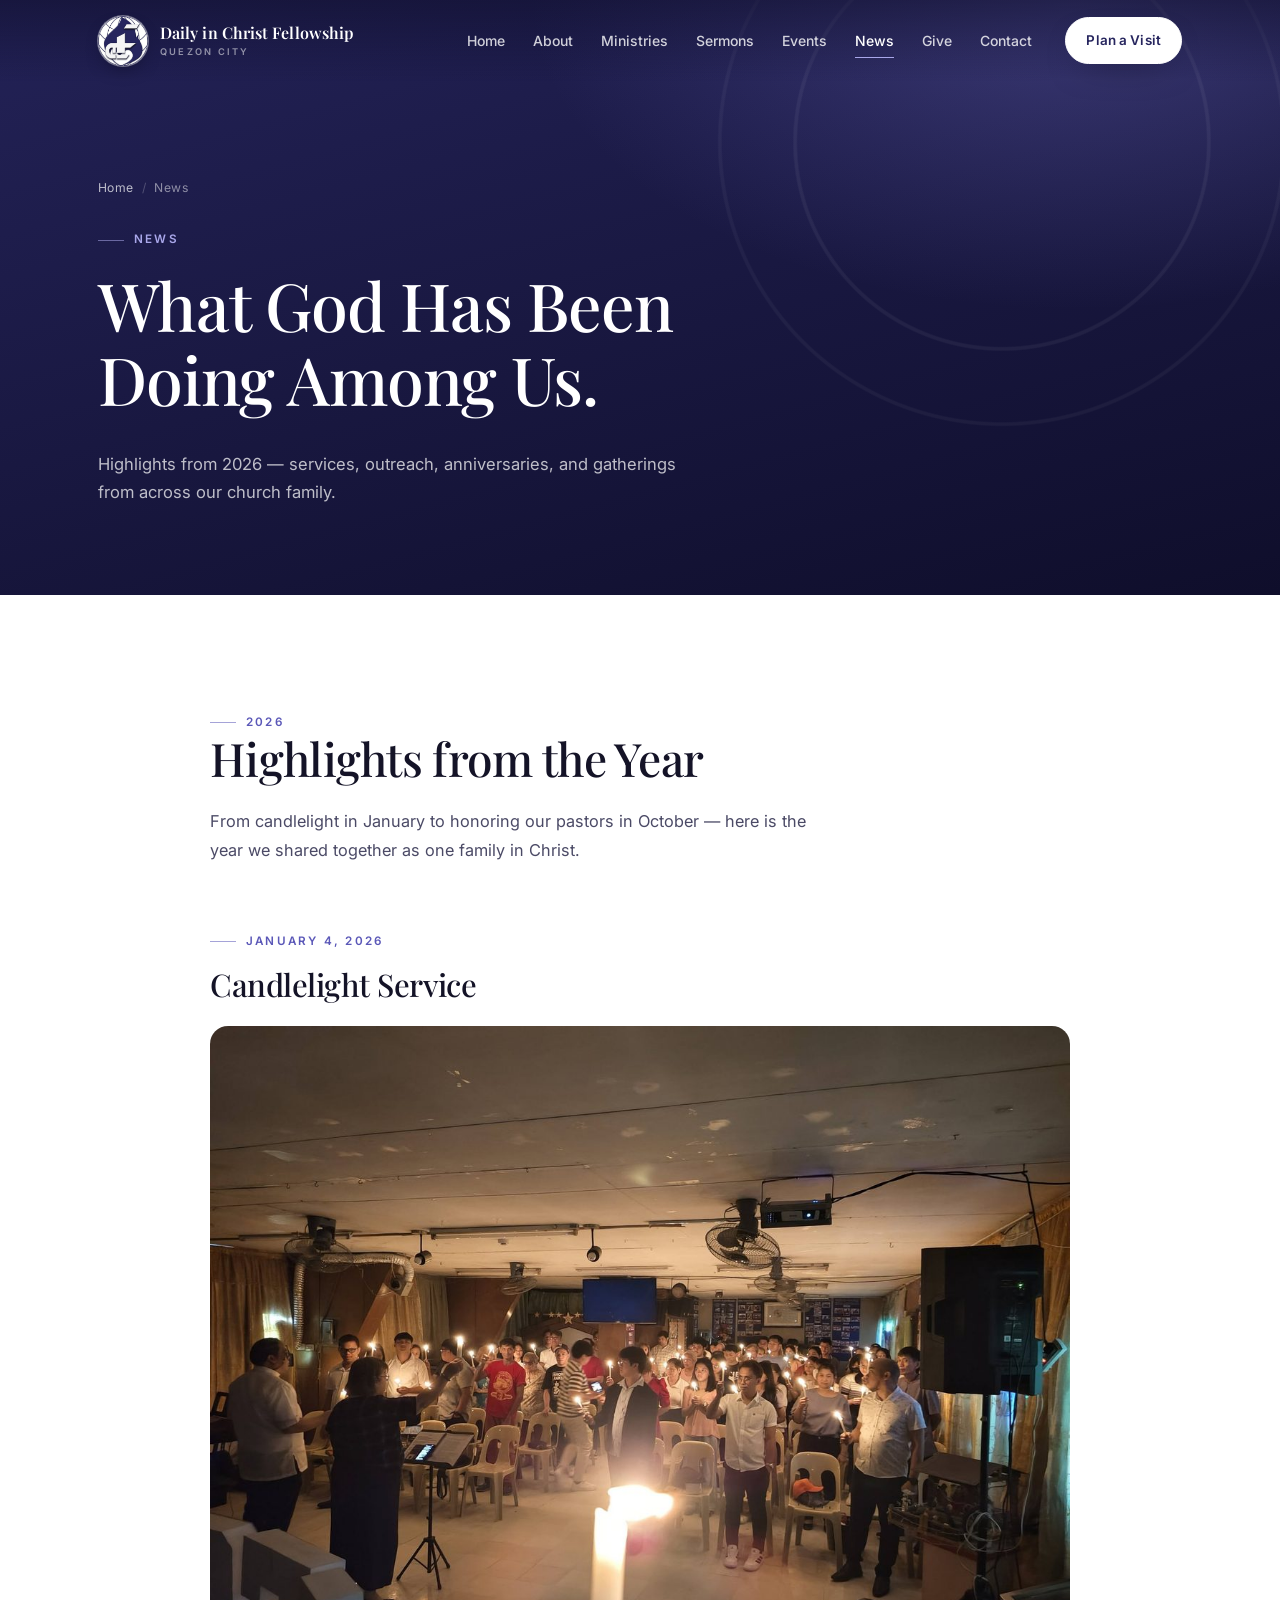
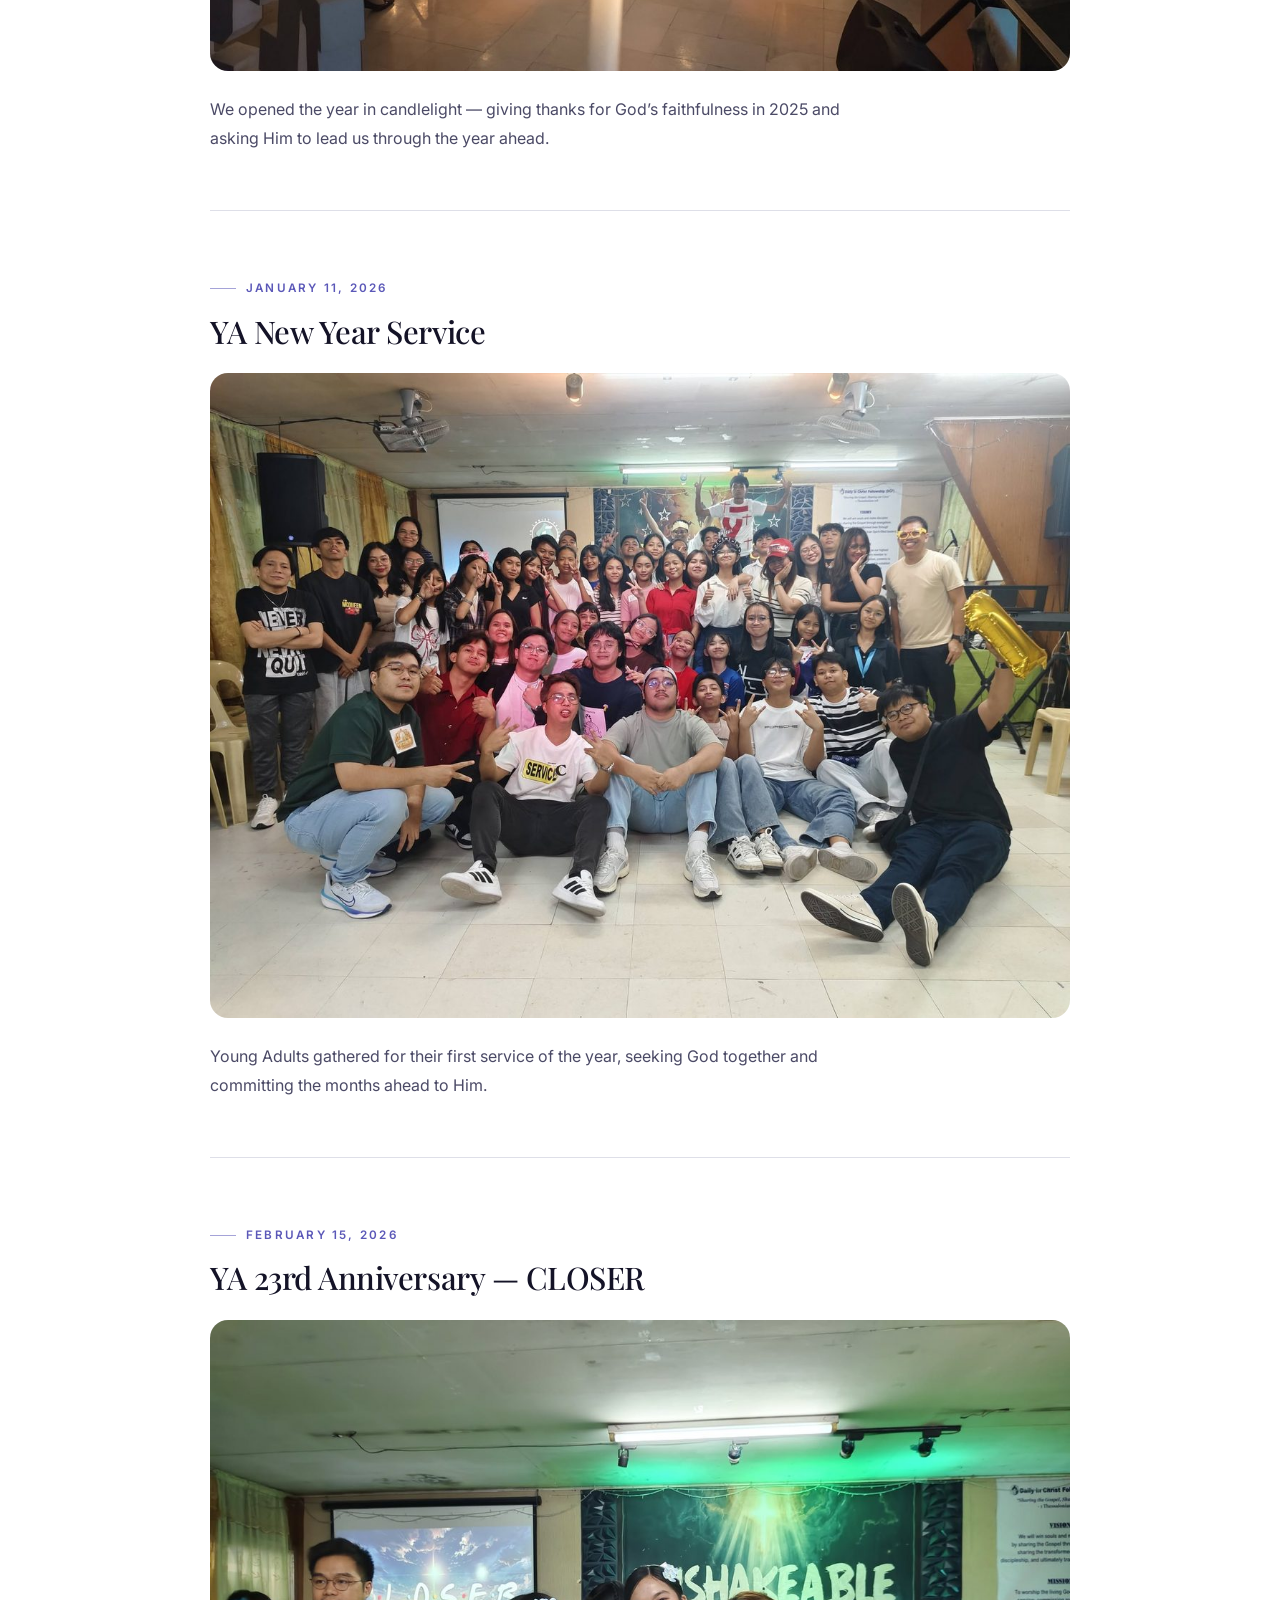
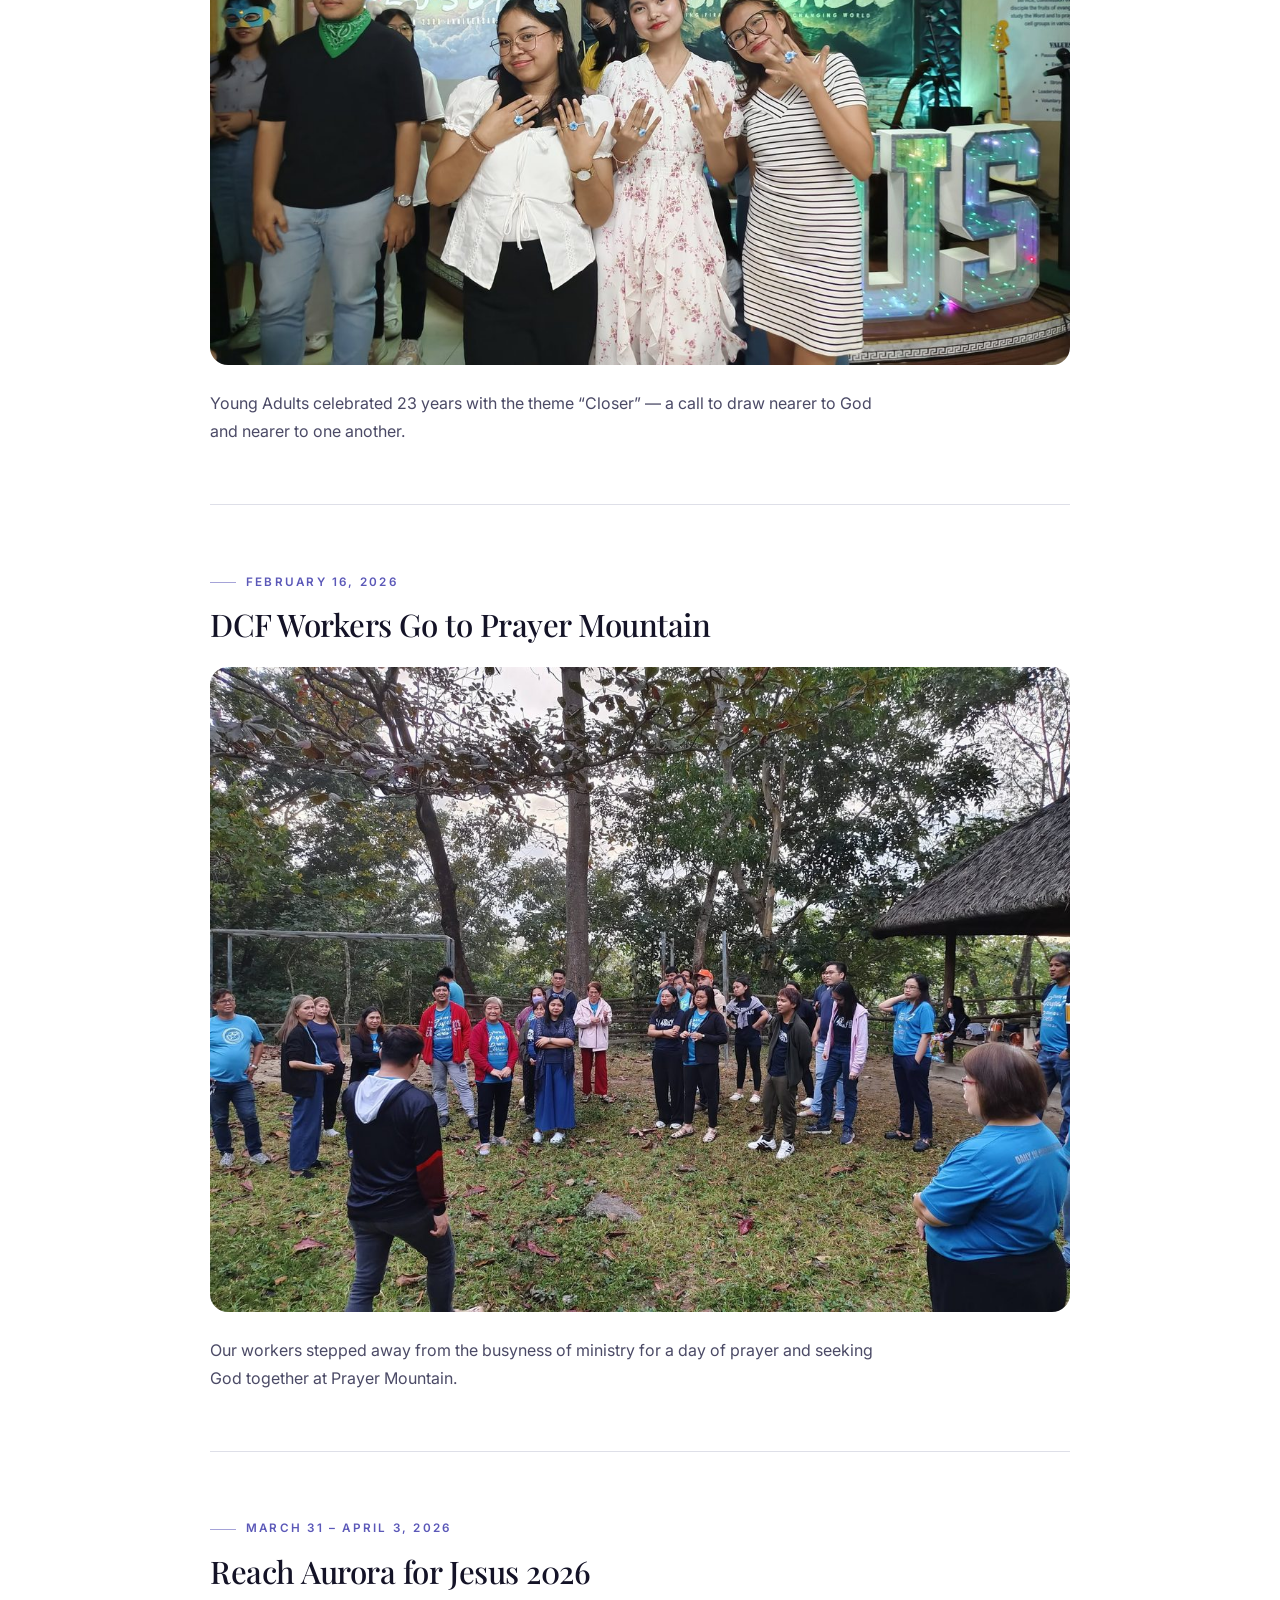
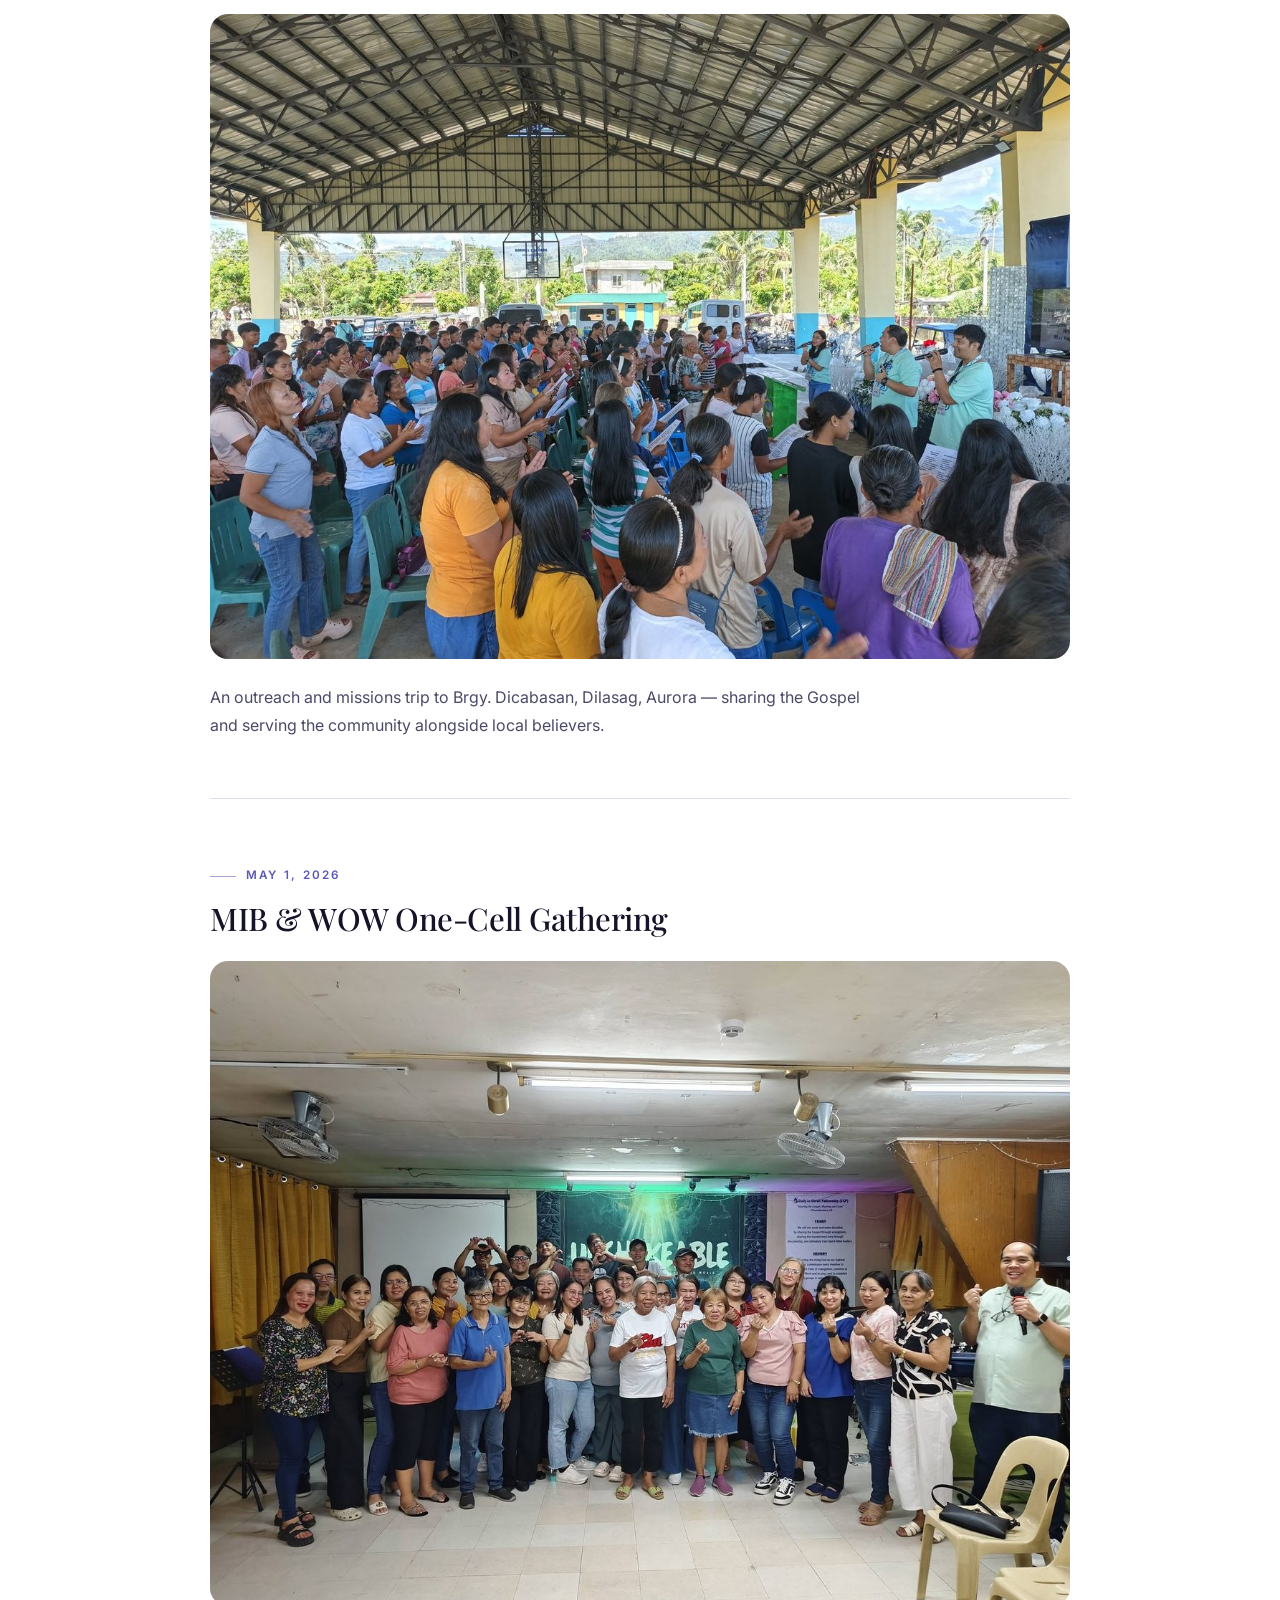
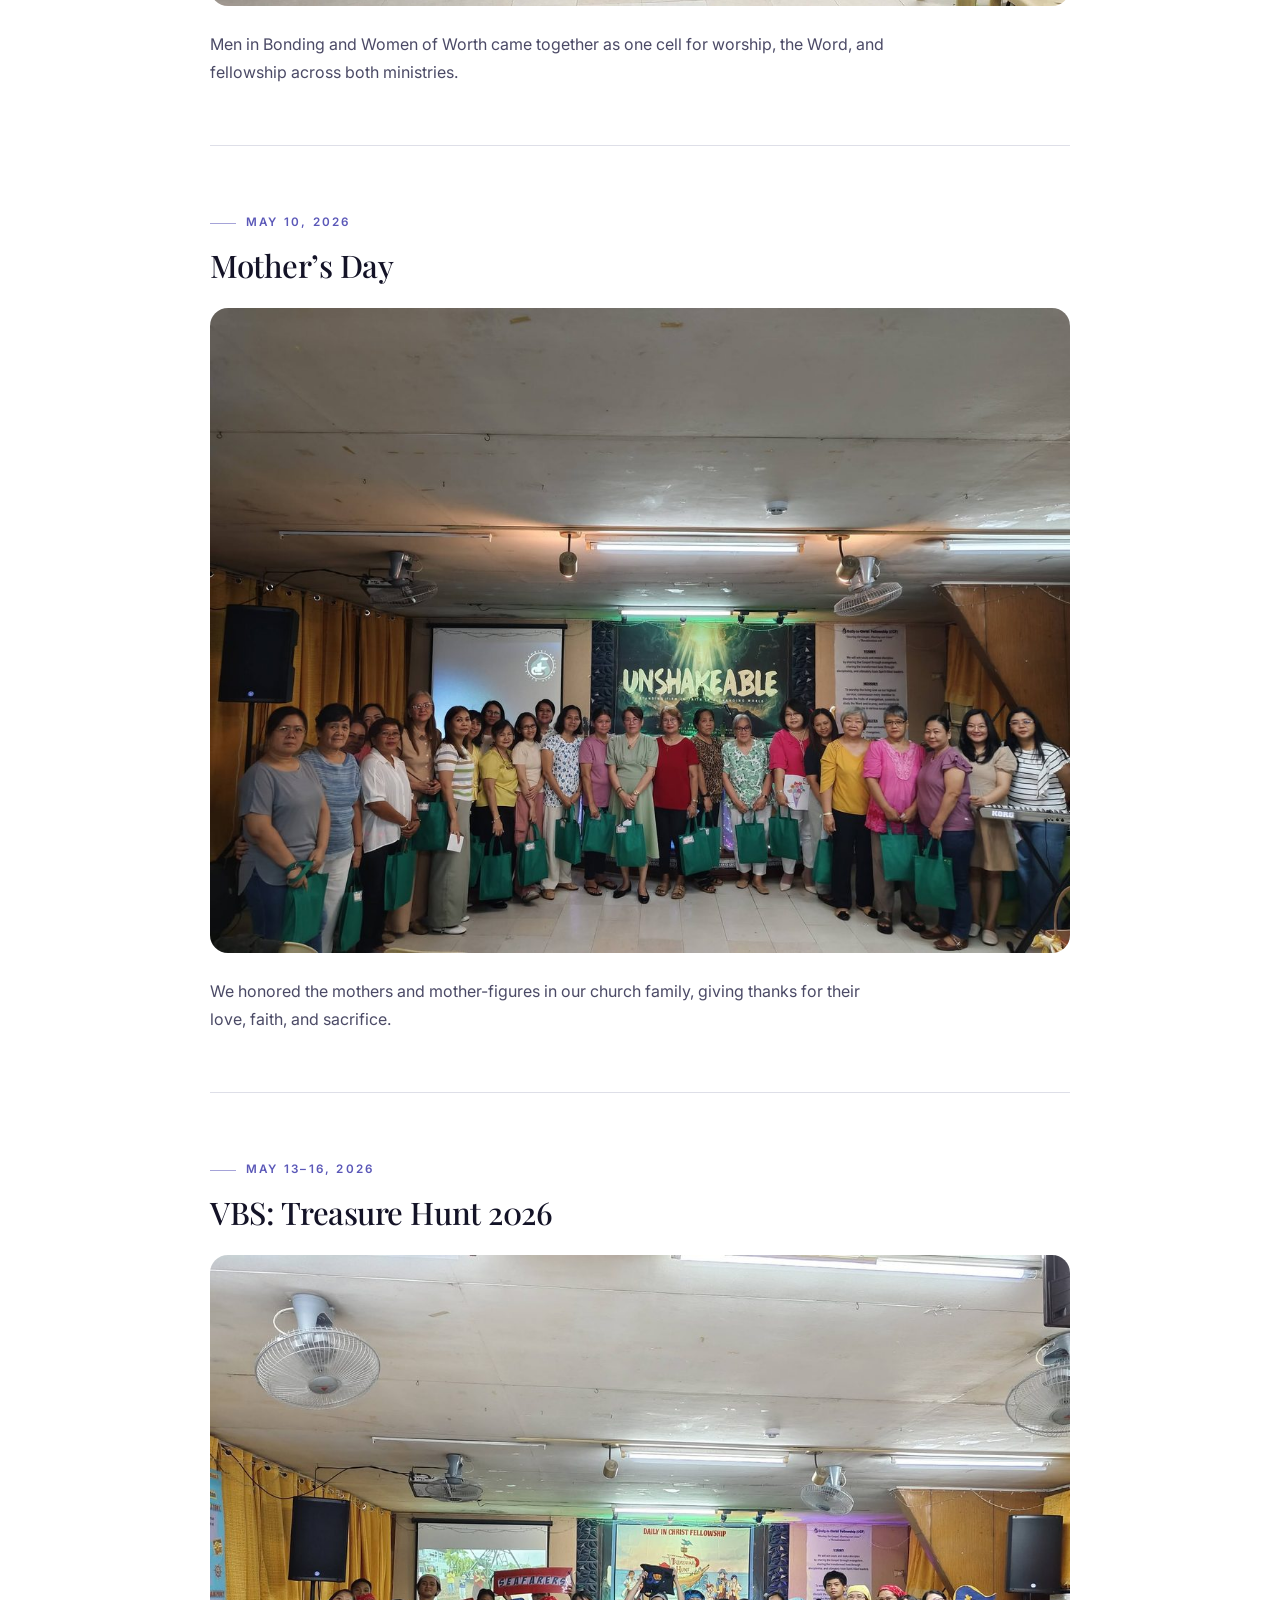
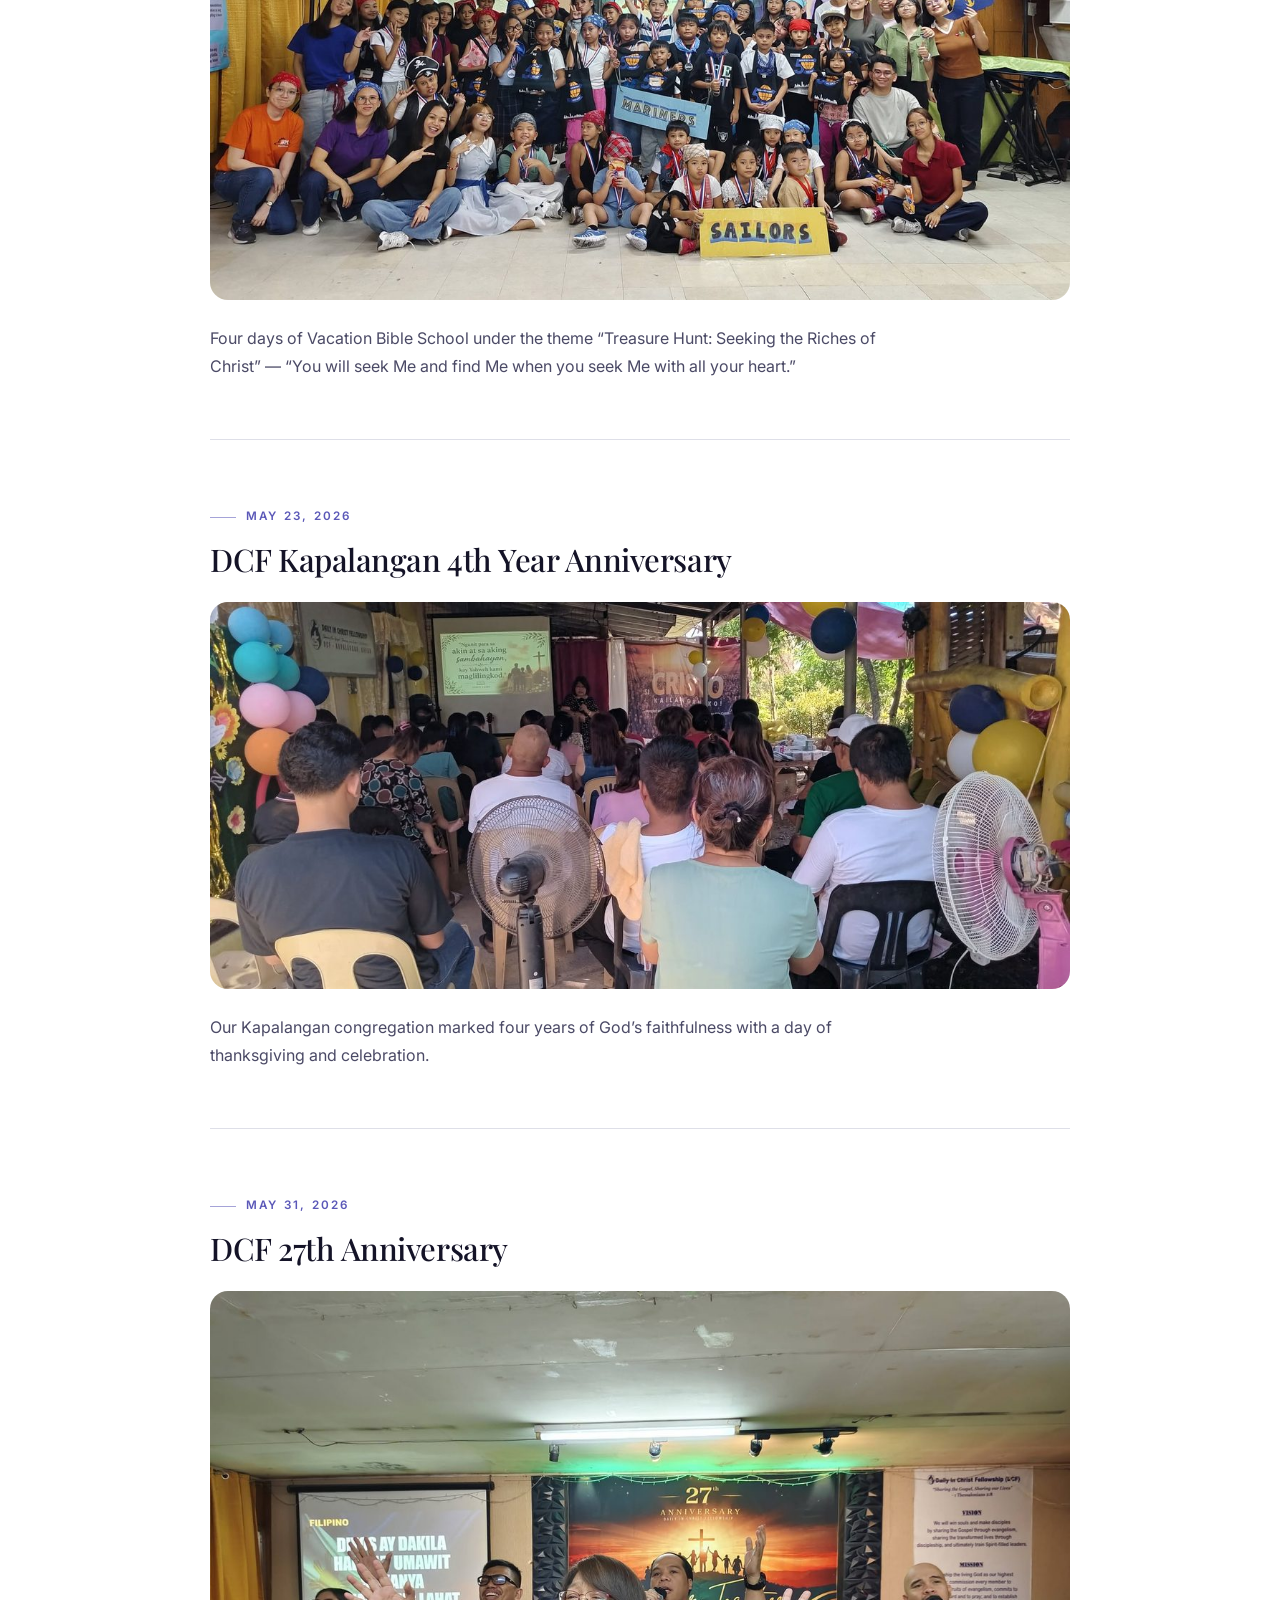
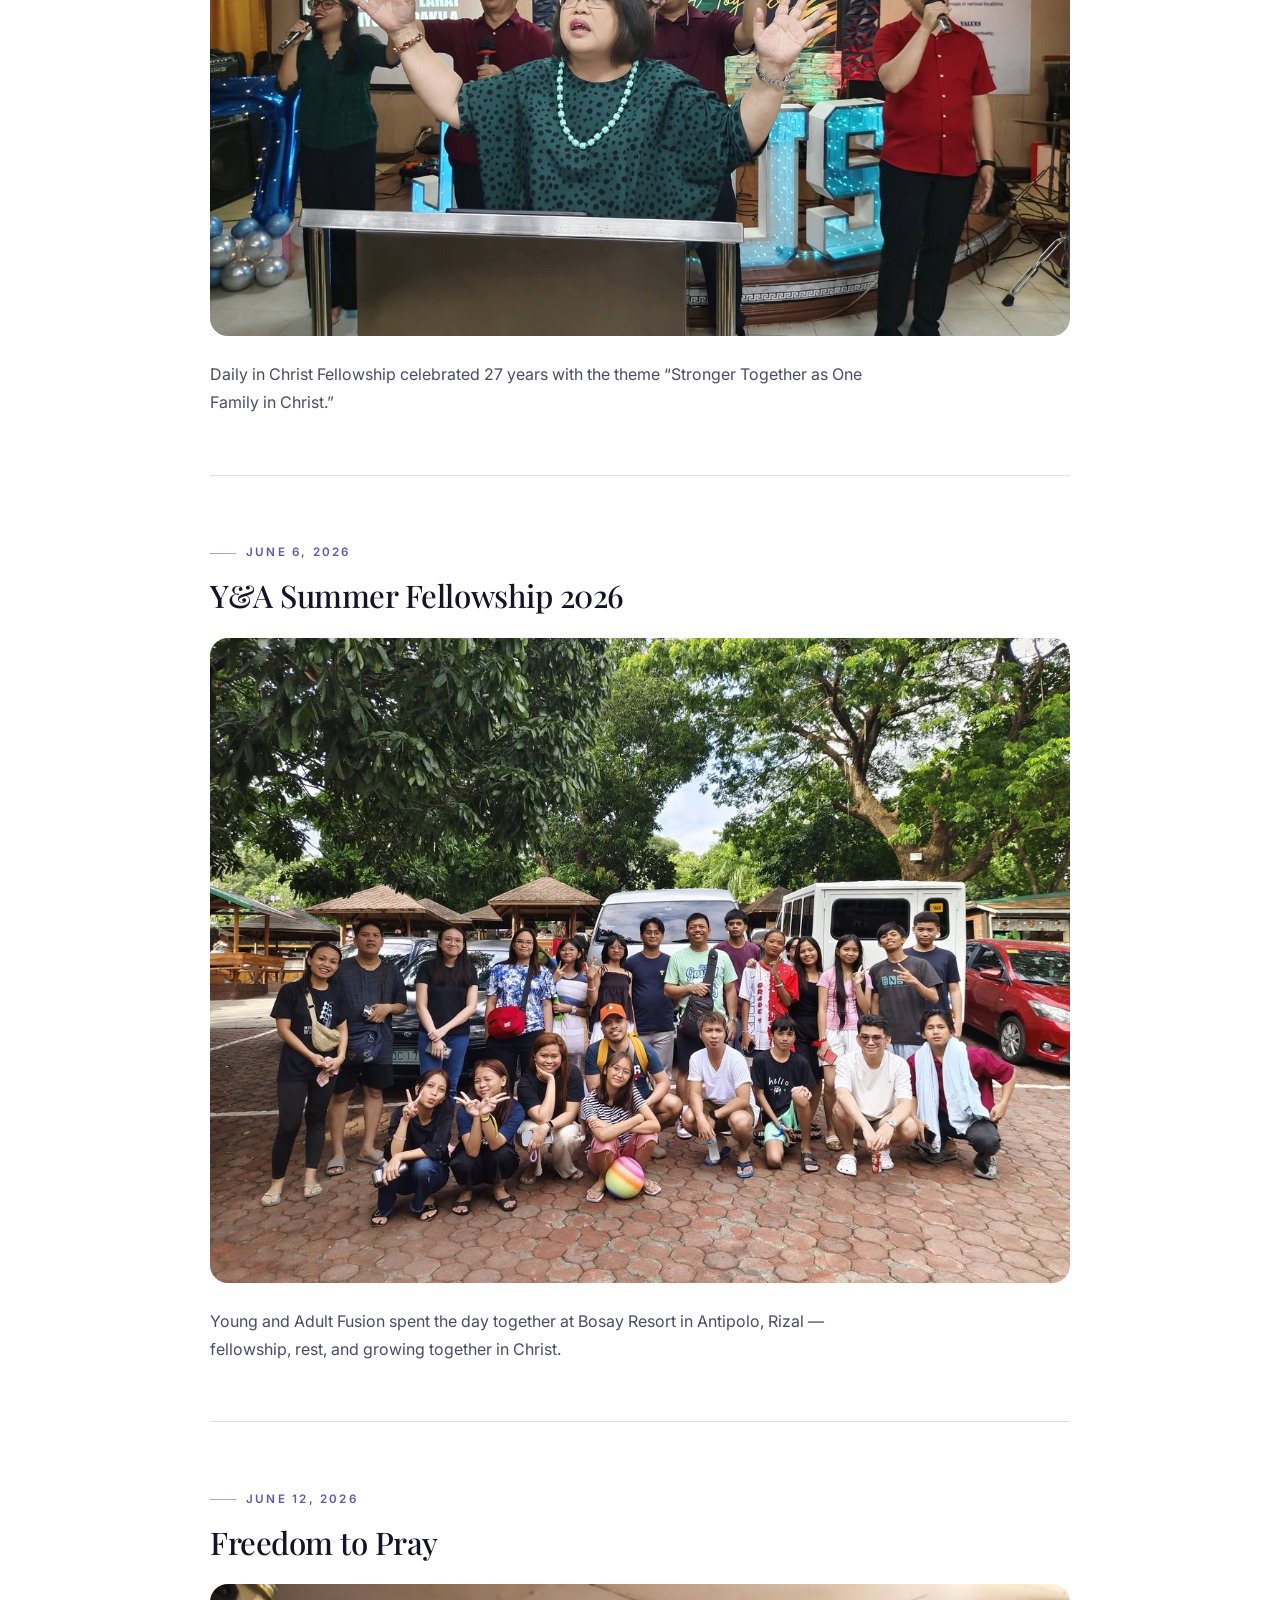
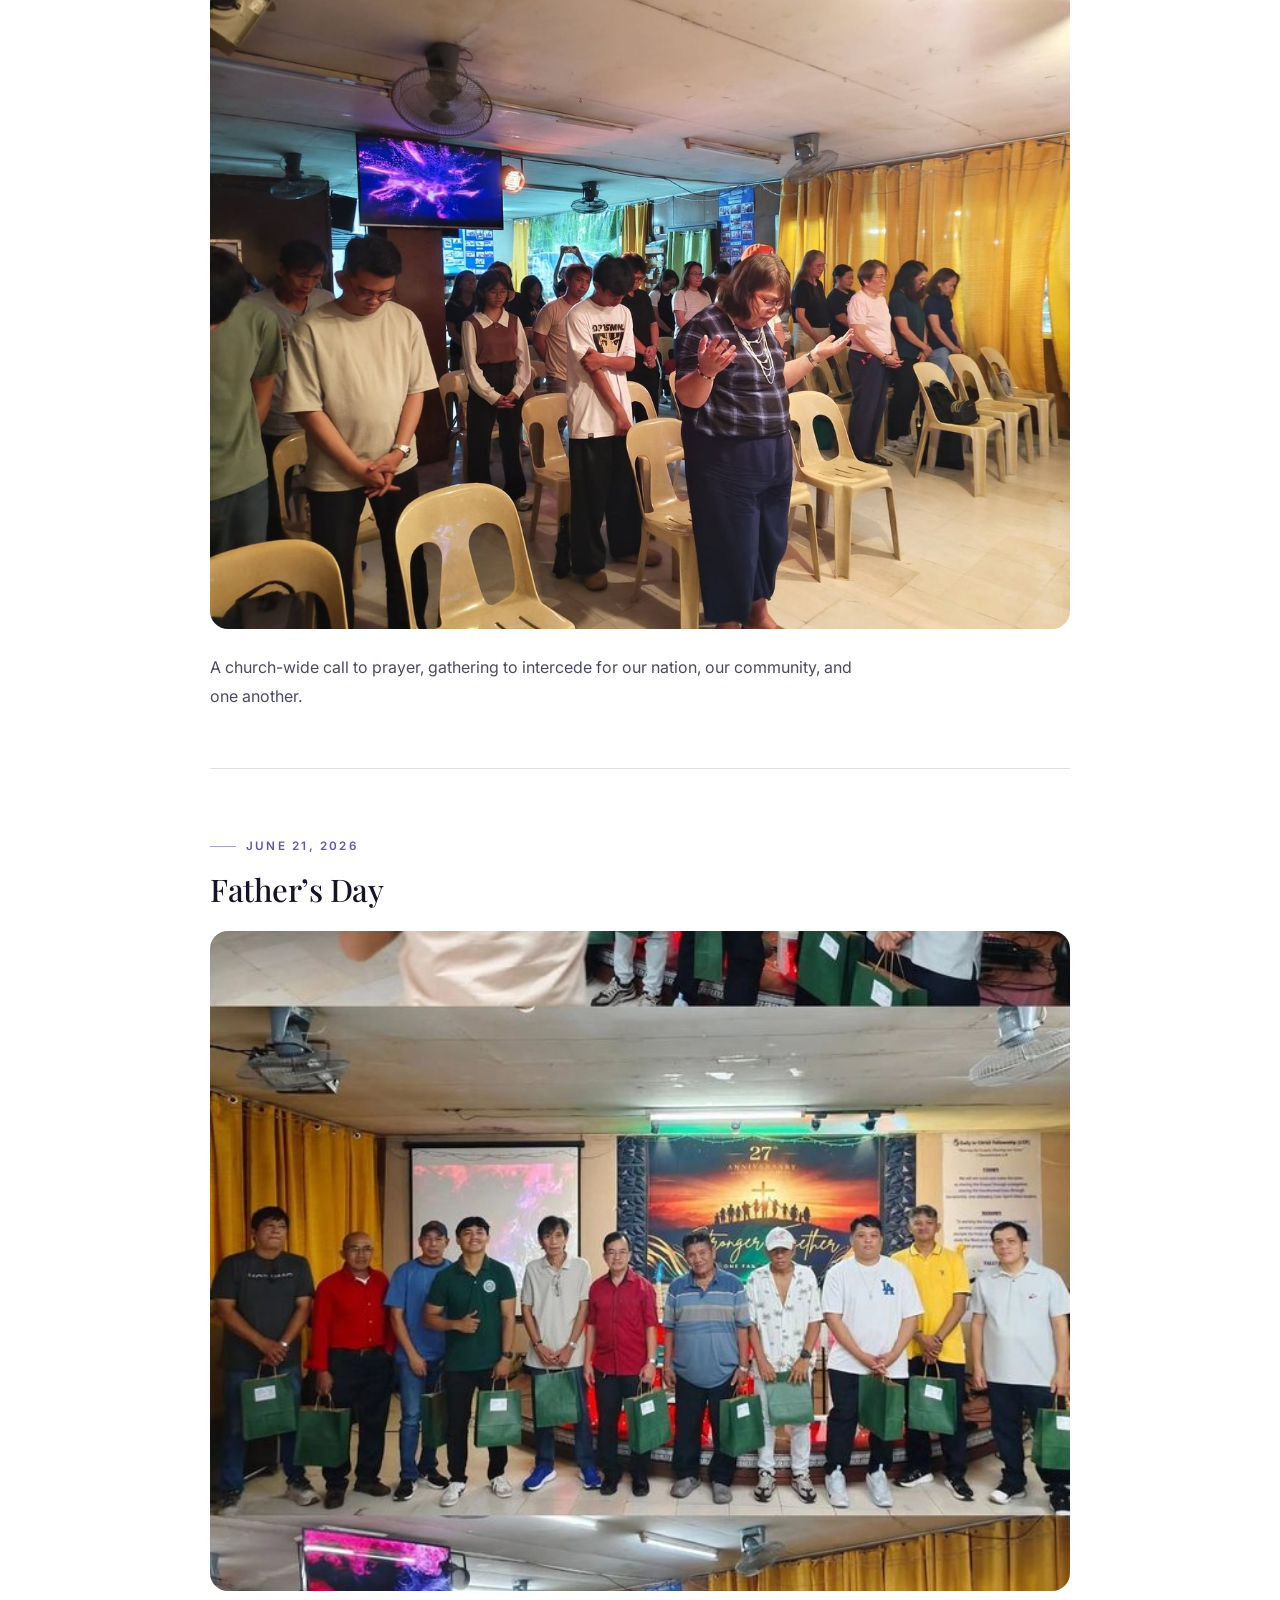
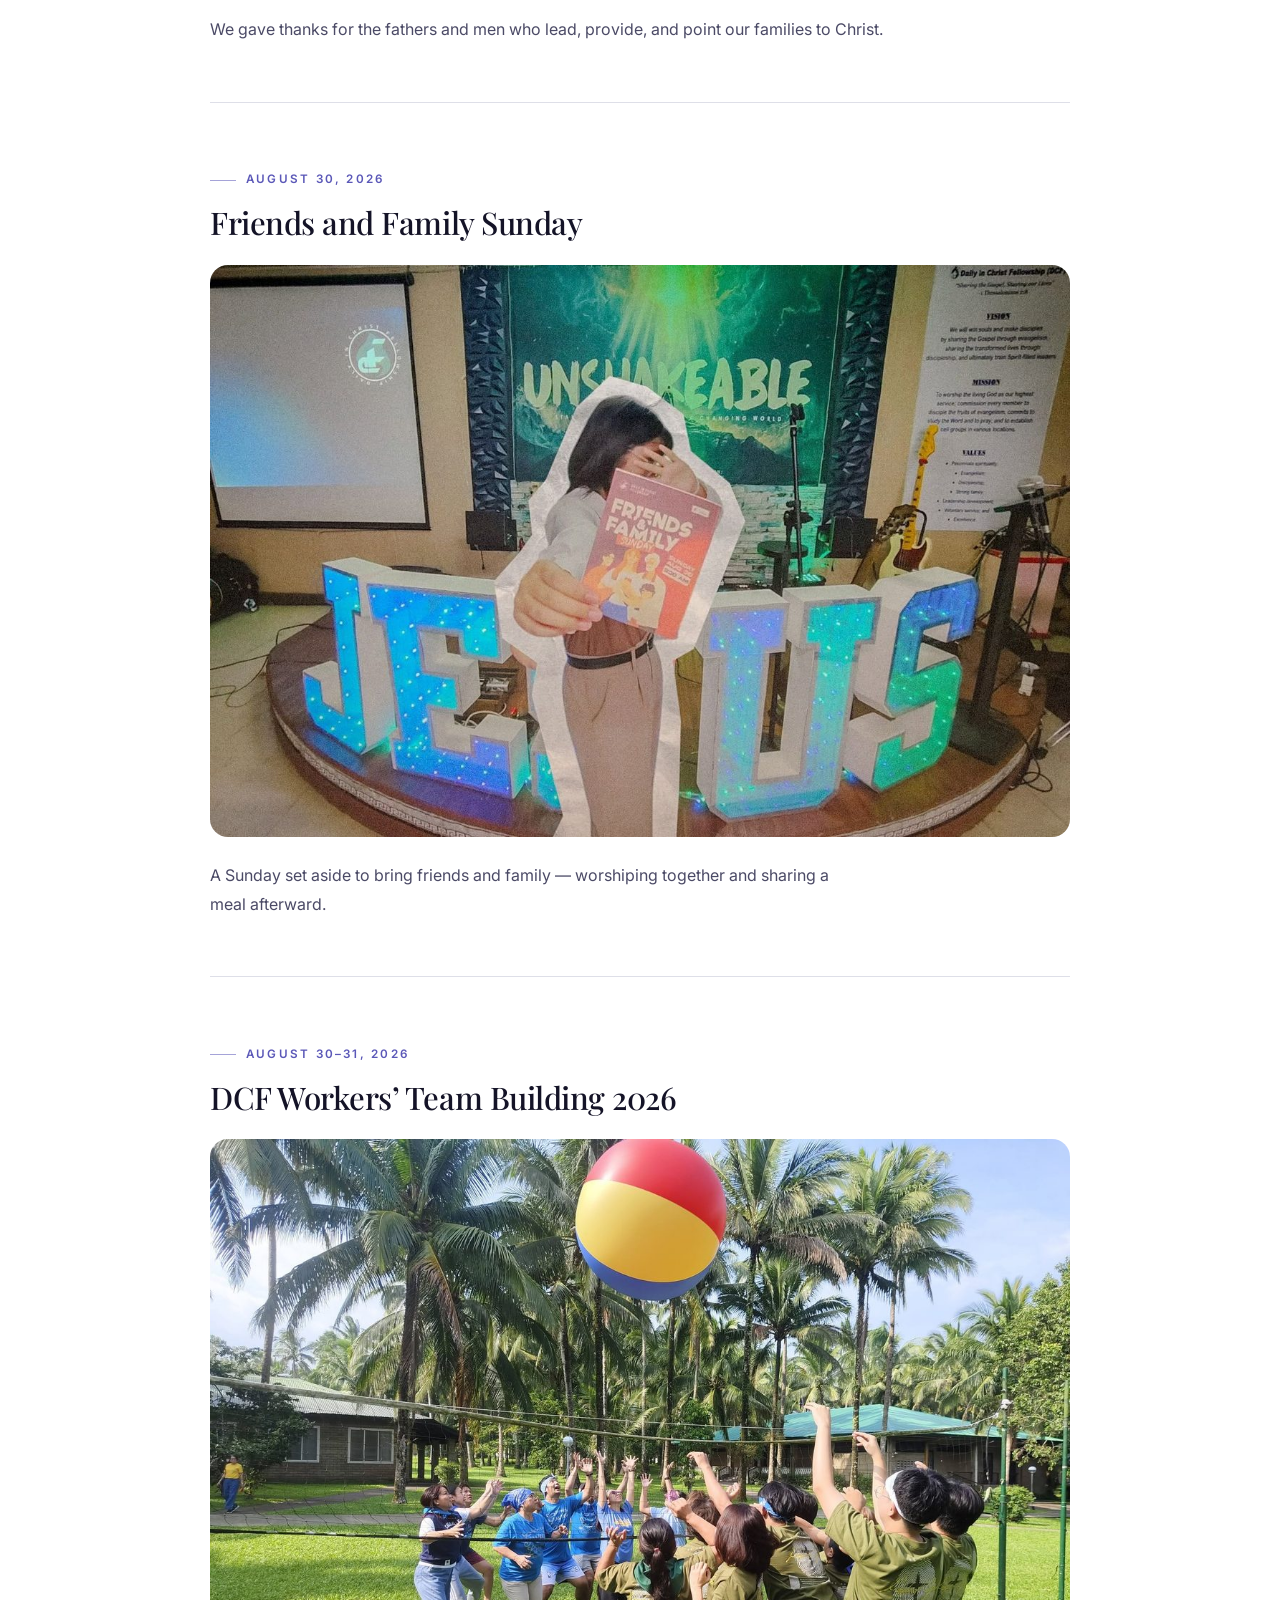
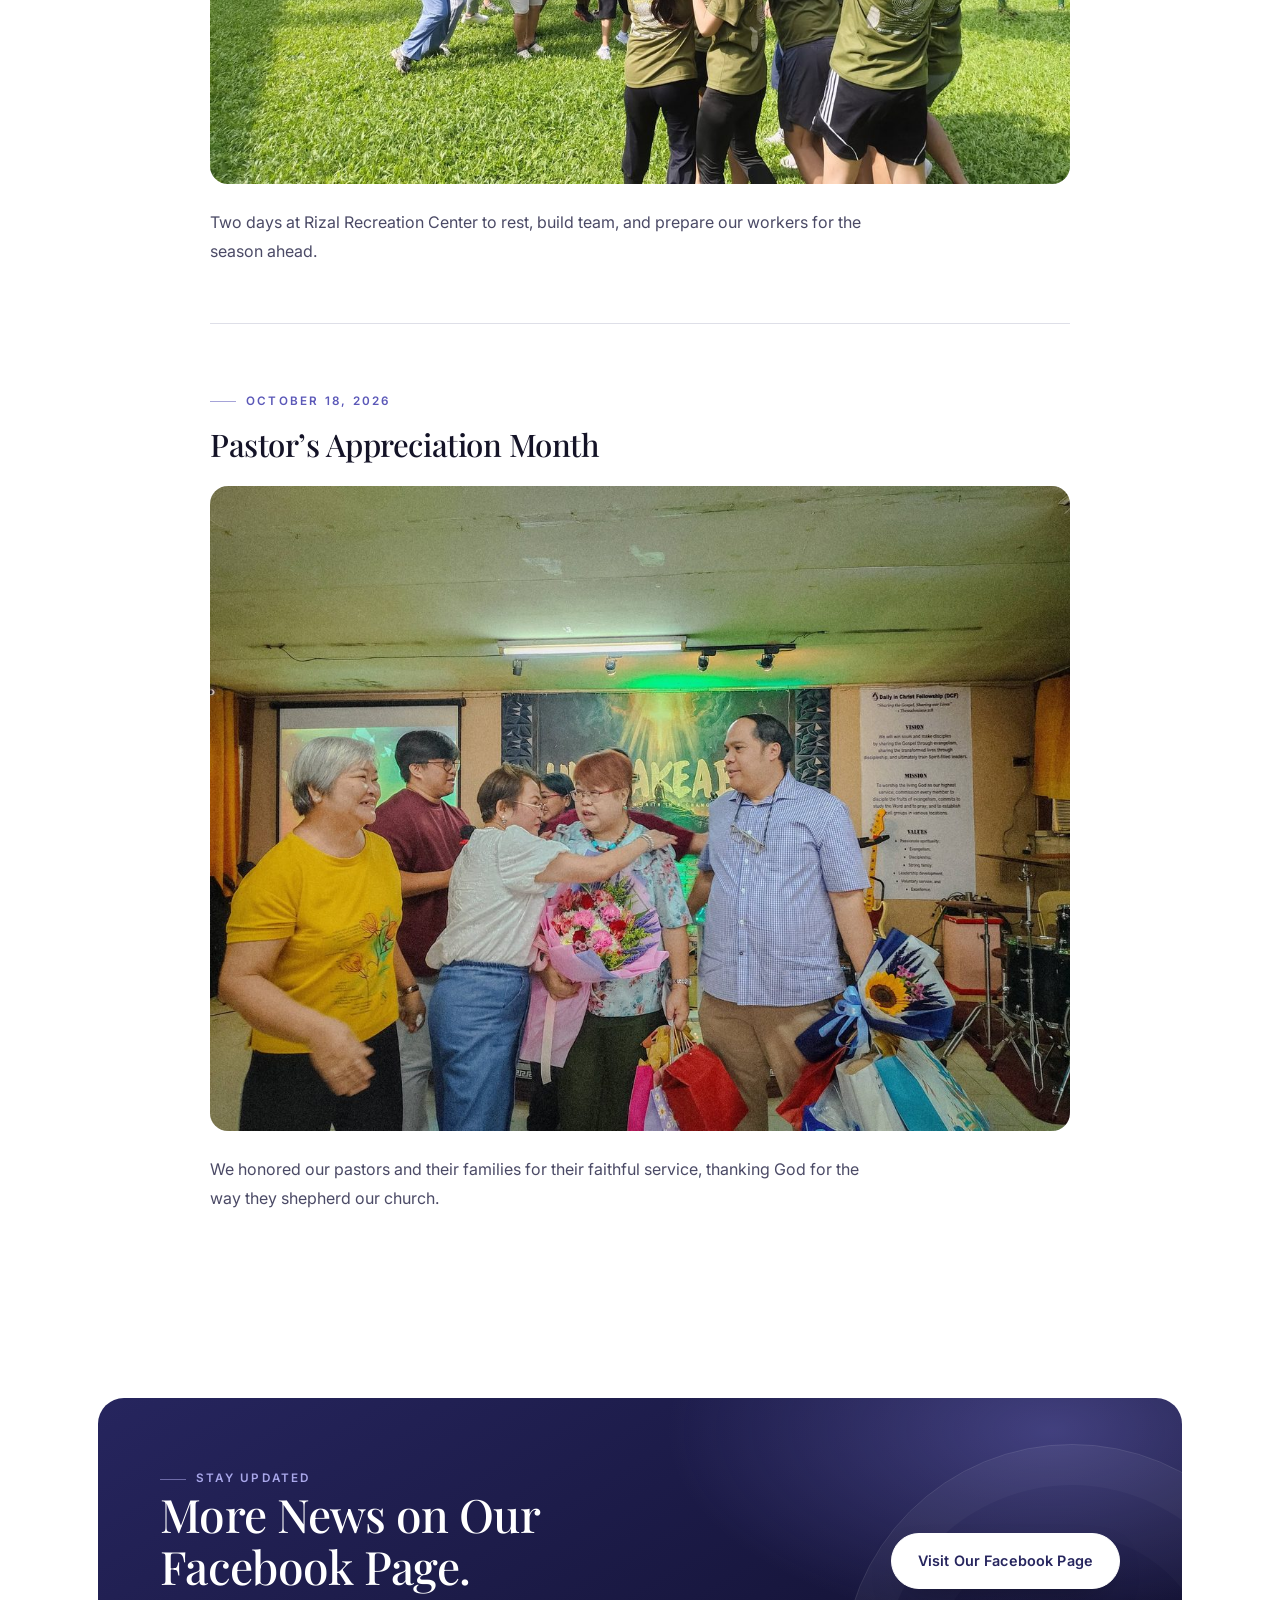
<file: news.html>
<!DOCTYPE html>
<html lang="en">
<head>
<meta charset="utf-8">
<meta name="viewport" content="width=device-width, initial-scale=1">
<title>News | Daily in Christ Fellowship</title>
<meta name="description" content="News and highlights from Daily in Christ Fellowship — services, outreach, anniversaries, VBS, camps and celebrations from 2026.">
<meta name="theme-color" content="#26255E">
<meta property="og:title" content="News | Daily in Christ Fellowship">
<meta property="og:description" content="News and highlights from Daily in Christ Fellowship — services, outreach, anniversaries, VBS, camps and celebrations from 2026.">
<meta property="og:image" content="assets/images/logo.png">
<link rel="icon" href="assets/images/favicon.png" type="image/png">
<link rel="apple-touch-icon" href="assets/images/logo-192.png">
<link rel="preconnect" href="https://fonts.googleapis.com">
<link rel="preconnect" href="https://fonts.gstatic.com" crossorigin>
<link href="https://fonts.googleapis.com/css2?family=Inter:wght@300;400;500;600;700&family=Playfair+Display:ital,wght@0,400;0,500;0,600;1,400;1,500&display=swap" rel="stylesheet">
<link rel="stylesheet" href="assets/css/styles.css">
</head>
<body>
<a class="skip-link" href="#main">Skip to content</a>

<header class="site-header">
  <div class="wrap header__inner">
    <a class="brand" href="index.html" aria-label="Daily in Christ Fellowship, home">
      <span class="brand__mark" aria-hidden="true"></span>
      <span class="brand__text">
        <span class="brand__name">Daily in Christ Fellowship</span>
        <span class="brand__tag">Quezon City</span>
      </span>
    </a>

    <nav class="nav" id="primary-nav" aria-label="Primary">
      <ul class="nav__list">
        <li><a class="nav__link" href="index.html">Home</a></li>
        <li><a class="nav__link" href="about.html">About</a></li>
        <li><a class="nav__link" href="ministries.html">Ministries</a></li>
        <li><a class="nav__link" href="sermons.html">Sermons</a></li>
        <li><a class="nav__link" href="events.html">Events</a></li>
        <li><a class="nav__link" href="news.html" aria-current="page">News</a></li>
        <li><a class="nav__link" href="give.html">Give</a></li>
        <li><a class="nav__link" href="contact.html">Contact</a></li>
        <li class="nav__cta"><a class="btn btn--light" href="contact.html">Plan a Visit</a></li>
      </ul>
    </nav>

    <a class="btn btn--light btn--sm header__cta" href="contact.html">Plan a Visit</a>
    <button class="nav-toggle" type="button" aria-label="Open menu" aria-expanded="false" aria-controls="primary-nav"><span></span></button>
  </div>
</header>

<main id="main">

  <section class="page-hero">
    <div class="wrap">
      <ol class="crumbs">
        <li><a href="index.html">Home</a></li>
        <li aria-current="page">News</li>
      </ol>
      <p class="eyebrow">News</p>
      <h1>What God Has Been Doing Among Us.</h1>
      <p class="page-hero__lead" style="margin-top:18px">
        Highlights from 2026 — services, outreach, anniversaries, and gatherings from across our church family.
      </p>
    </div>
  </section>

  <section class="section" aria-labelledby="highlights-title">
    <div class="wrap">
      <div class="news-flow">
        <div class="section-head reveal">
          <p class="eyebrow">2026</p>
          <h2 id="highlights-title">Highlights from the Year</h2>
          <p class="lead">From candlelight in January to honoring our pastors in October — here is the year we shared together as one family in Christ.</p>
        </div>

        <article class="news-item reveal">
          <p class="eyebrow">January 4, 2026</p>
          <h3 class="news-item__title">Candlelight Service</h3>
          <figure class="news-item__media">
            <img src="assets/images/news/2026-01-04-candlelight-service.jpg" alt="Candlelight Service, January 4, 2026" width="1200" height="900" loading="lazy" decoding="async">
          </figure>
          <p class="news-item__text">We opened the year in candlelight — giving thanks for God’s faithfulness in 2025 and asking Him to lead us through the year ahead.</p>
        </article>

        <article class="news-item reveal">
          <p class="eyebrow">January 11, 2026</p>
          <h3 class="news-item__title">YA New Year Service</h3>
          <figure class="news-item__media">
            <img src="assets/images/news/2026-01-11-ya-new-year-service.jpg" alt="YA New Year Service, January 11, 2026" width="1200" height="900" loading="lazy" decoding="async">
          </figure>
          <p class="news-item__text">Young Adults gathered for their first service of the year, seeking God together and committing the months ahead to Him.</p>
        </article>

        <article class="news-item reveal">
          <p class="eyebrow">February 15, 2026</p>
          <h3 class="news-item__title">YA 23rd Anniversary — CLOSER</h3>
          <figure class="news-item__media">
            <img src="assets/images/news/2026-02-15-ya-23rd-anniversary-closer.jpg" alt="YA 23rd Anniversary with the theme Closer, February 15, 2026" width="1200" height="900" loading="lazy" decoding="async">
          </figure>
          <p class="news-item__text">Young Adults celebrated 23 years with the theme “Closer” — a call to draw nearer to God and nearer to one another.</p>
        </article>

        <article class="news-item reveal">
          <p class="eyebrow">February 16, 2026</p>
          <h3 class="news-item__title">DCF Workers Go to Prayer Mountain</h3>
          <figure class="news-item__media">
            <img src="assets/images/news/2026-02-16-prayer-mountain.jpg" alt="DCF workers at Prayer Mountain, February 16, 2026" width="1200" height="900" loading="lazy" decoding="async">
          </figure>
          <p class="news-item__text">Our workers stepped away from the busyness of ministry for a day of prayer and seeking God together at Prayer Mountain.</p>
        </article>

        <article class="news-item reveal">
          <p class="eyebrow">March 31 – April 3, 2026</p>
          <h3 class="news-item__title">Reach Aurora for Jesus 2026</h3>
          <figure class="news-item__media">
            <img src="assets/images/news/2026-03-31-reach-aurora-for-jesus.jpg" alt="Reach Aurora for Jesus 2026 outreach, Brgy. Dicabasan, Dilasag, Aurora" width="1200" height="900" loading="lazy" decoding="async">
          </figure>
          <p class="news-item__text">An outreach and missions trip to Brgy. Dicabasan, Dilasag, Aurora — sharing the Gospel and serving the community alongside local believers.</p>
        </article>

        <article class="news-item reveal">
          <p class="eyebrow">May 1, 2026</p>
          <h3 class="news-item__title">MIB & WOW One-Cell Gathering</h3>
          <figure class="news-item__media">
            <img src="assets/images/news/2026-05-01-mib-wow-one-cell-gathering.jpg" alt="MIB and WOW One-Cell Gathering, May 1, 2026" width="1200" height="900" loading="lazy" decoding="async">
          </figure>
          <p class="news-item__text">Men in Bonding and Women of Worth came together as one cell for worship, the Word, and fellowship across both ministries.</p>
        </article>

        <article class="news-item reveal">
          <p class="eyebrow">May 10, 2026</p>
          <h3 class="news-item__title">Mother’s Day</h3>
          <figure class="news-item__media">
            <img src="assets/images/news/2026-05-10-mothers-day.jpg" alt="Mother’s Day celebration, May 10, 2026" width="1200" height="900" loading="lazy" decoding="async">
          </figure>
          <p class="news-item__text">We honored the mothers and mother-figures in our church family, giving thanks for their love, faith, and sacrifice.</p>
        </article>

        <article class="news-item reveal">
          <p class="eyebrow">May 13–16, 2026</p>
          <h3 class="news-item__title">VBS: Treasure Hunt 2026</h3>
          <figure class="news-item__media">
            <img src="assets/images/news/2026-05-13-vbs-treasure-hunt.jpg" alt="Vacation Bible School Treasure Hunt 2026, May 13 to 16, 2026" width="1200" height="900" loading="lazy" decoding="async">
          </figure>
          <p class="news-item__text">Four days of Vacation Bible School under the theme “Treasure Hunt: Seeking the Riches of Christ” — “You will seek Me and find Me when you seek Me with all your heart.”</p>
        </article>

        <article class="news-item reveal">
          <p class="eyebrow">May 23, 2026</p>
          <h3 class="news-item__title">DCF Kapalangan 4th Year Anniversary</h3>
          <figure class="news-item__media">
            <img src="assets/images/news/2026-05-23-kapalangan-4th-anniversary.jpg" alt="DCF Kapalangan 4th Year Anniversary, May 23, 2026" width="1200" height="540" loading="lazy" decoding="async">
          </figure>
          <p class="news-item__text">Our Kapalangan congregation marked four years of God’s faithfulness with a day of thanksgiving and celebration.</p>
        </article>

        <article class="news-item reveal">
          <p class="eyebrow">May 31, 2026</p>
          <h3 class="news-item__title">DCF 27th Anniversary</h3>
          <figure class="news-item__media">
            <img src="assets/images/news/2026-05-31-dcf-27th-anniversary.jpg" alt="DCF 27th Anniversary, Stronger Together as One Family in Christ, May 31, 2026" width="1200" height="900" loading="lazy" decoding="async">
          </figure>
          <p class="news-item__text">Daily in Christ Fellowship celebrated 27 years with the theme “Stronger Together as One Family in Christ.”</p>
        </article>

        <article class="news-item reveal">
          <p class="eyebrow">June 6, 2026</p>
          <h3 class="news-item__title">Y&A Summer Fellowship 2026</h3>
          <figure class="news-item__media">
            <img src="assets/images/news/2026-06-06-ya-summer-fellowship.jpg" alt="Y&A Summer Fellowship 2026 at Bosay Resort, Antipolo, Rizal" width="1200" height="900" loading="lazy" decoding="async">
          </figure>
          <p class="news-item__text">Young and Adult Fusion spent the day together at Bosay Resort in Antipolo, Rizal — fellowship, rest, and growing together in Christ.</p>
        </article>

        <article class="news-item reveal">
          <p class="eyebrow">June 12, 2026</p>
          <h3 class="news-item__title">Freedom to Pray</h3>
          <figure class="news-item__media">
            <img src="assets/images/news/2026-06-12-freedom-to-pray.jpg" alt="Freedom to Pray gathering, June 12, 2026" width="1200" height="900" loading="lazy" decoding="async">
          </figure>
          <p class="news-item__text">A church-wide call to prayer, gathering to intercede for our nation, our community, and one another.</p>
        </article>

        <article class="news-item reveal">
          <p class="eyebrow">June 21, 2026</p>
          <h3 class="news-item__title">Father’s Day</h3>
          <figure class="news-item__media">
            <img src="assets/images/news/2026-06-21-fathers-day.jpg" alt="Father’s Day celebration, June 21, 2026" width="675" height="1200" loading="lazy" decoding="async">
          </figure>
          <p class="news-item__text">We gave thanks for the fathers and men who lead, provide, and point our families to Christ.</p>
        </article>

        <article class="news-item reveal">
          <p class="eyebrow">August 30, 2026</p>
          <h3 class="news-item__title">Friends and Family Sunday</h3>
          <figure class="news-item__media">
            <img src="assets/images/news/2026-08-30-friends-and-family-sunday.jpg" alt="Friends and Family Sunday, August 30, 2026" width="1200" height="799" loading="lazy" decoding="async">
          </figure>
          <p class="news-item__text">A Sunday set aside to bring friends and family — worshiping together and sharing a meal afterward.</p>
        </article>

        <article class="news-item reveal">
          <p class="eyebrow">August 30–31, 2026</p>
          <h3 class="news-item__title">DCF Workers’ Team Building 2026</h3>
          <figure class="news-item__media">
            <img src="assets/images/news/2026-08-30-workers-team-building.jpg" alt="DCF Workers’ Team Building 2026 at Rizal Recreation Center" width="1200" height="900" loading="lazy" decoding="async">
          </figure>
          <p class="news-item__text">Two days at Rizal Recreation Center to rest, build team, and prepare our workers for the season ahead.</p>
        </article>

        <article class="news-item reveal">
          <p class="eyebrow">October 18, 2026</p>
          <h3 class="news-item__title">Pastor’s Appreciation Month</h3>
          <figure class="news-item__media">
            <img src="assets/images/news/2026-10-18-pastors-appreciation.jpg" alt="Pastor’s Appreciation Month, October 18, 2026" width="1200" height="900" loading="lazy" decoding="async">
          </figure>
          <p class="news-item__text">We honored our pastors and their families for their faithful service, thanking God for the way they shepherd our church.</p>
        </article>
      </div>
    </div>
  </section>

  <section class="section section--tight">
    <div class="wrap">
      <div class="cta-band reveal">
        <div>
          <p class="eyebrow">Stay Updated</p>
          <h2>More News on Our Facebook Page.</h2>
          <p>Announcements, photos, and upcoming gatherings are posted there first.</p>
        </div>
        <div class="cta-band__actions">
          <a class="btn btn--light" href="https://www.facebook.com/DailyInChristFellowship" target="_blank" rel="noopener">Visit Our Facebook Page</a>
        </div>
      </div>
    </div>
  </section>

</main>
<footer class="site-footer">
  <div class="wrap">
    <div class="footer__grid">
      <div class="footer__brand">
        <a class="brand" href="index.html" aria-label="Daily in Christ Fellowship, home">
          <span class="brand__mark" aria-hidden="true"></span>
          <span class="brand__text">
            <span class="brand__name">Daily in Christ Fellowship</span>
            <span class="brand__tag">Quezon City</span>
          </span>
        </a>
        <p class=footer__tagline>Sharing the Gospel, Sharing our Lives <span>1 Thess. 2:8</span></p>
        <p>A church family in Quezon City, following Jesus every day — in worship, in the Word, and in one another.</p>
        <div class="socials">
          <a href="https://www.facebook.com/DailyInChristFellowship" aria-label="Facebook" target="_blank" rel="noopener"><svg viewBox="0 0 24 24" fill="none" stroke="currentColor" stroke-width="1.6" stroke-linecap="round" stroke-linejoin="round" aria-hidden="true"><path d="M14.5 8.5H17V5h-2.5A3.5 3.5 0 0 0 11 8.5V11H8.5v3.5H11V21h3.5v-6.5H17L17.5 11h-3V9c0-.3.2-.5.5-.5Z"/></svg></a>
          <a href="#" aria-label="Instagram"><svg viewBox="0 0 24 24" fill="none" stroke="currentColor" stroke-width="1.6" stroke-linecap="round" aria-hidden="true"><rect x="3.5" y="3.5" width="17" height="17" rx="5"/><circle cx="12" cy="12" r="4"/><circle cx="17" cy="7" r="1.1" fill="currentColor" stroke="none"/></svg></a>
          <a href="https://www.tiktok.com/@dailyinchristfellowship" aria-label="TikTok" target="_blank" rel="noopener"><svg viewBox="0 0 24 24" fill="none" stroke="currentColor" stroke-width="1.6" stroke-linecap="round" stroke-linejoin="round" aria-hidden="true"><path d="M9.2 11.4a4.2 4.2 0 1 0 4.2 4.2V4.9c.5 2.3 2.4 3.9 4.8 4.1"/></svg></a>
          <a href="#" aria-label="YouTube"><svg viewBox="0 0 24 24" fill="none" stroke="currentColor" stroke-width="1.6" stroke-linejoin="round" aria-hidden="true"><rect x="2.5" y="6" width="19" height="12" rx="3.5"/><path d="M10.5 9.5v5l4.5-2.5-4.5-2.5Z"/></svg></a>
        </div>
      </div>

      <div>
        <p class="footer__title">Explore</p>
        <ul class="footer__list">
          <li><a href="about.html">About Us</a></li>
          <li><a href="ministries.html">Ministries</a></li>
          <li><a href="sermons.html">Sermons</a></li>
          <li><a href="events.html">Events</a></li>
          <li><a href="news.html">News</a></li>
          <li><a href="give.html">Give</a></li>
          <li><a href="contact.html">Contact</a></li>
        </ul>
      </div>

      <div>
        <p class="footer__title">Gatherings</p>
        <div class="footer__times">
          <div><span>Sunday School</span><span>9:30 AM</span></div>
          <div><span>Sunday Service</span><span>9:30 AM</span></div>
          <div><span>Youth Service</span><span>2:30 PM</span></div>
          <div><span>Prayer Night</span><span>2nd/4th Wed 7 PM</span></div>
          <div><span>Office Hours</span><span>Tue–Fri, 9–5</span></div>
        </div>
      </div>

      <div>
        <p class="footer__title">Visit Us</p>
        <address style="font-style:normal; margin-bottom:16px; color:rgba(255,255,255,.62)">
          Quezon City<br>
          Metro Manila, Philippines
        </address>
        <ul class="footer__list">
          <li><a href="tel:+639569087889">+63 956 908 7889</a></li>
          <li><a href="mailto:dailyinchristfellowship1999@gmail.com">dailyinchristfellowship1999@gmail.com</a></li>
        </ul>
      </div>
    </div>

    <div class="footer__bottom">
      <p>&copy; <span data-year>2026</span> Daily in Christ Fellowship. All rights reserved.</p>
      <div class="footer__legal">
        <a href="about.html#beliefs">Statement of faith</a>
        <a href="#">Privacy</a>
      </div>
    </div>
  </div>
</footer>

<div class="modal" id="video-modal" role="dialog" aria-modal="true" aria-hidden="true" aria-label="Sermon player">
  <div class="modal__backdrop"></div>
  <div class="modal__panel">
    <button class="modal__close" type="button" aria-label="Close player">
      <svg viewBox="0 0 24 24" fill="none" stroke="currentColor" stroke-width="1.8" stroke-linecap="round" aria-hidden="true"><path d="M6 6l12 12M18 6L6 18"/></svg>
    </button>
    <div class="modal__frame">
      <svg class="globe" viewBox="0 0 400 400" aria-hidden="true" focusable="false">
        <g fill="none" stroke="currentColor" stroke-width="1.1">
          <circle cx="200" cy="200" r="196"/>
          <ellipse cx="200" cy="200" rx="98" ry="196"/>
          <ellipse cx="200" cy="200" rx="32" ry="196"/>
          <path d="M4 200h392M4 130h392M4 270h392M4 66h392M4 334h392"/>
        </g>
      </svg>
      <p class="modal__note"></p>
    </div>
  </div>
</div>

<script src="assets/js/main.js" defer></script>
<script src="assets/js/schedule.js" defer></script>
</body>
</html>
</file>
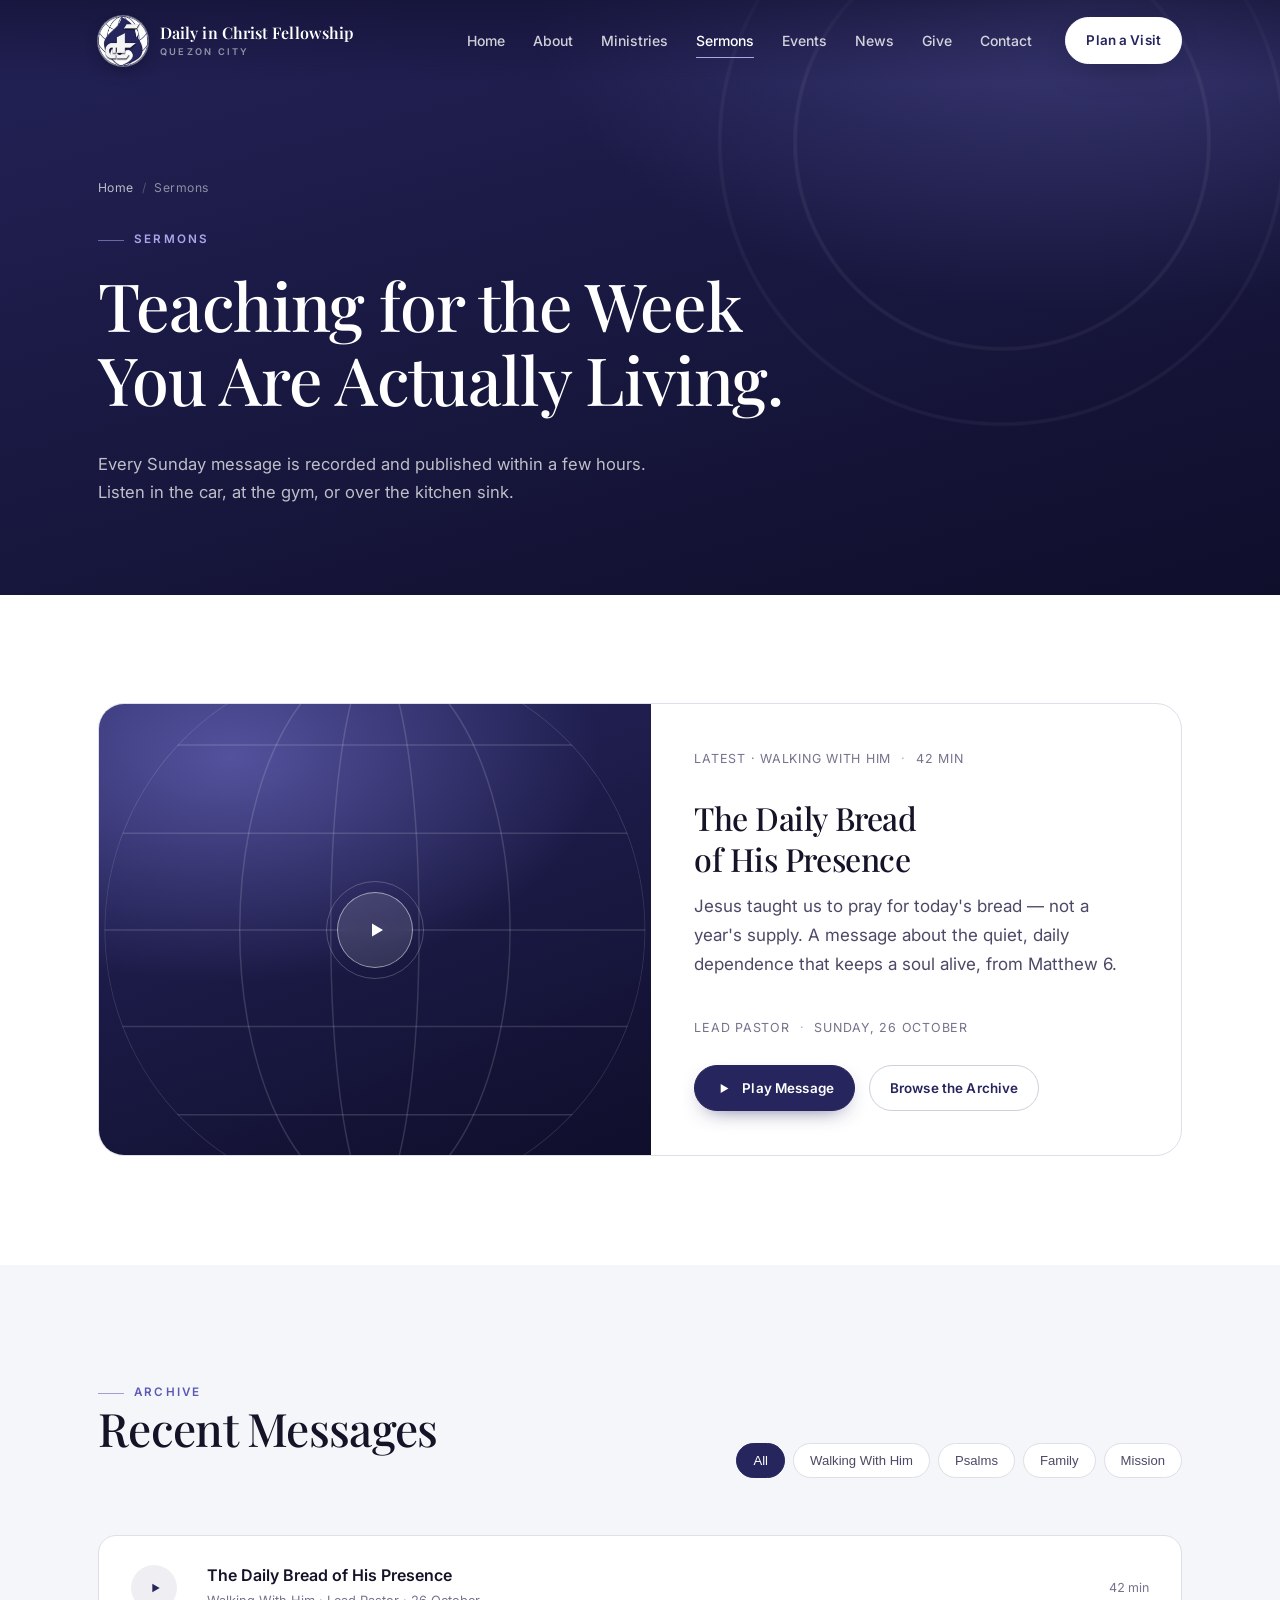
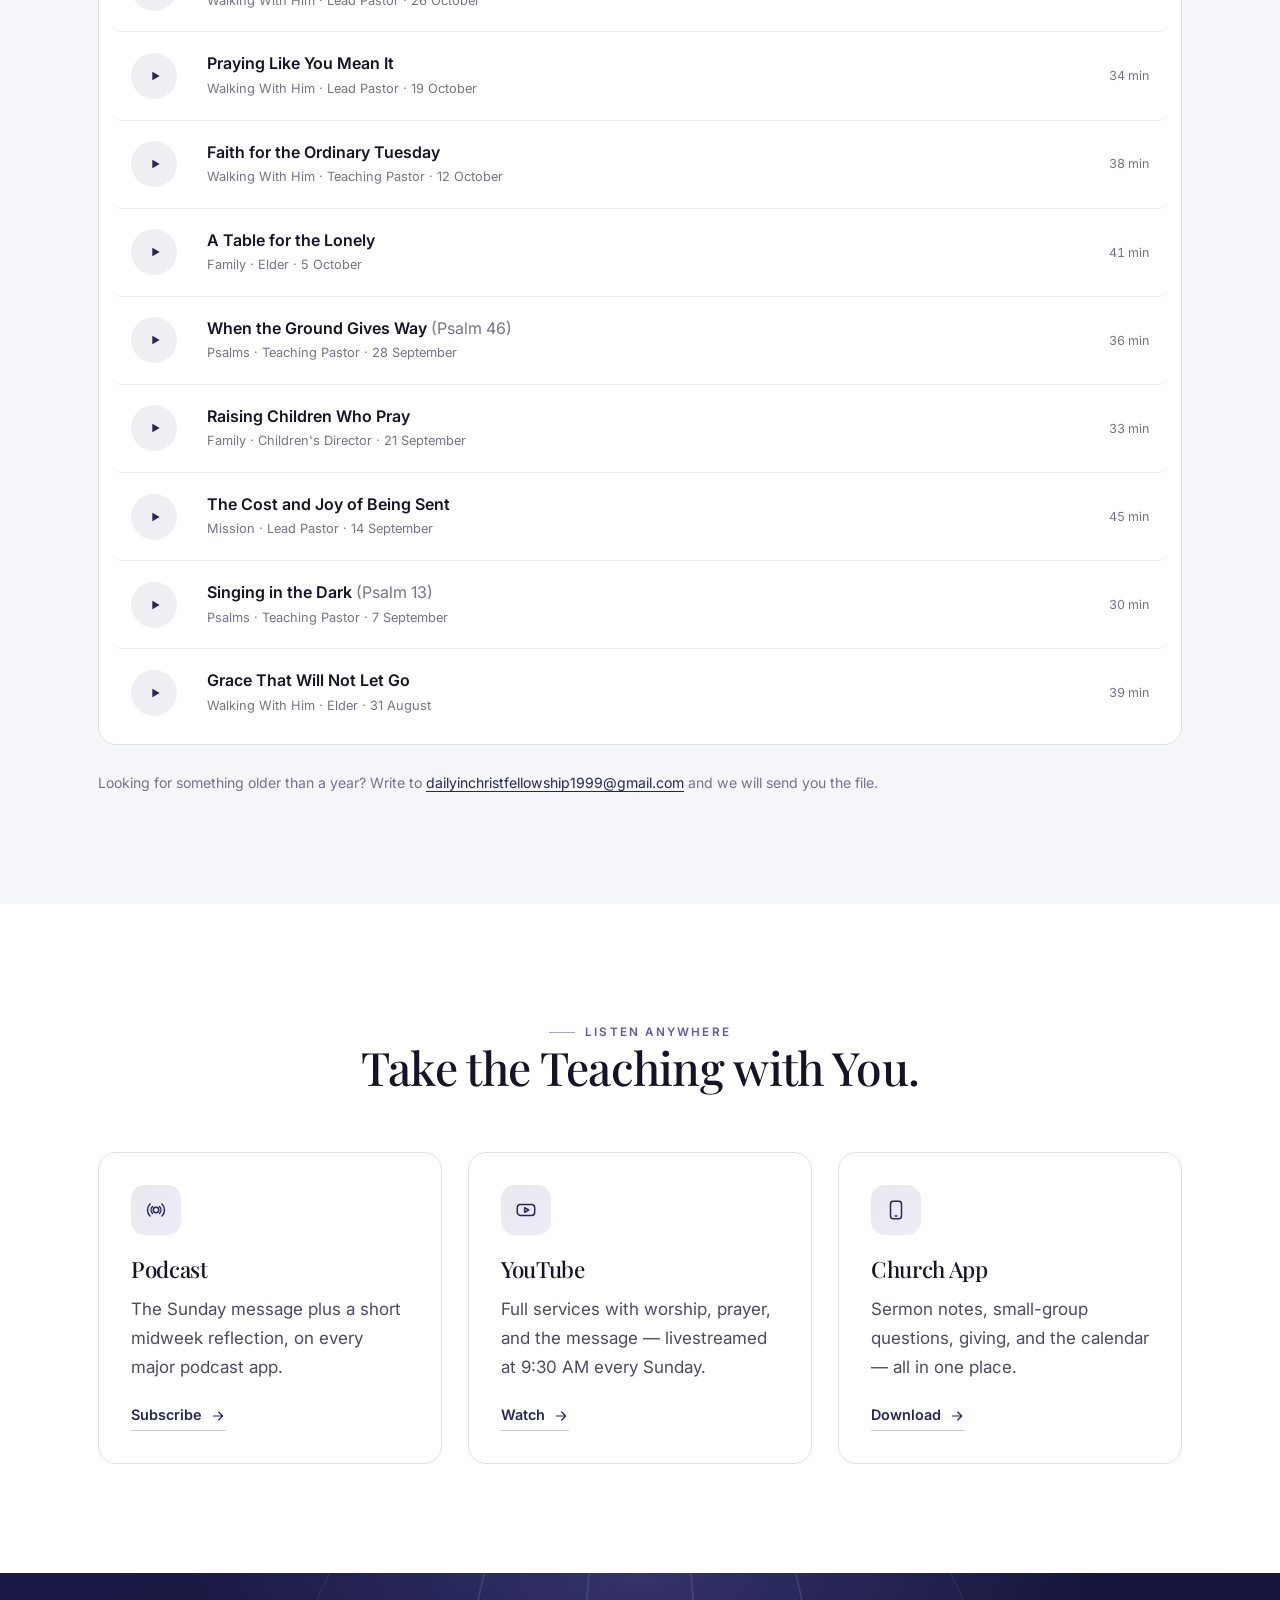
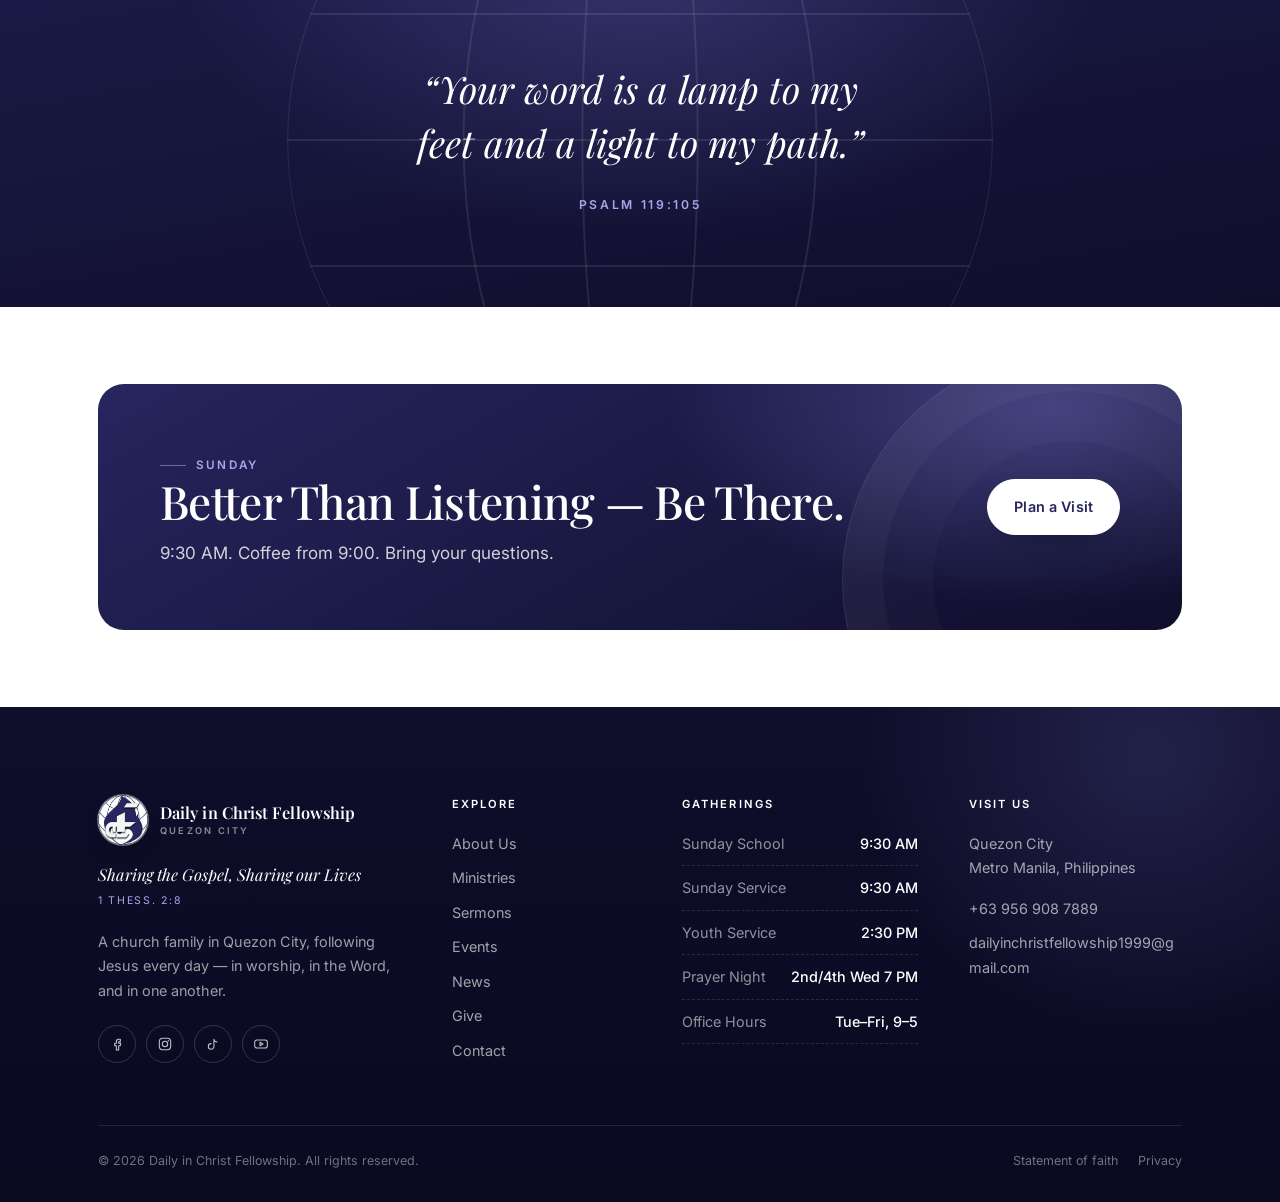
<file: sermons.html>
<!DOCTYPE html>
<html lang="en">
<head>
<meta charset="utf-8">
<meta name="viewport" content="width=device-width, initial-scale=1">
<title>Sermons | Daily in Christ Fellowship</title>
<meta name="description" content="Listen to recent Sunday messages from Daily in Christ Fellowship. Browse the archive by series, or subscribe on your favorite podcast app.">
<meta name="theme-color" content="#26255E">
<meta property="og:title" content="Sermons | Daily in Christ Fellowship">
<meta property="og:description" content="Listen to recent Sunday messages from Daily in Christ Fellowship. Browse the archive by series, or subscribe on your favorite podcast app.">
<meta property="og:image" content="assets/images/logo.png">
<link rel="icon" href="assets/images/favicon.png" type="image/png">
<link rel="apple-touch-icon" href="assets/images/logo-192.png">
<link rel="preconnect" href="https://fonts.googleapis.com">
<link rel="preconnect" href="https://fonts.gstatic.com" crossorigin>
<link href="https://fonts.googleapis.com/css2?family=Inter:wght@300;400;500;600;700&family=Playfair+Display:ital,wght@0,400;0,500;0,600;1,400;1,500&display=swap" rel="stylesheet">
<link rel="stylesheet" href="assets/css/styles.css">
</head>
<body>
<a class="skip-link" href="#main">Skip to content</a>

<header class="site-header">
  <div class="wrap header__inner">
    <a class="brand" href="index.html" aria-label="Daily in Christ Fellowship, home">
      <span class="brand__mark" aria-hidden="true"></span>
      <span class="brand__text">
        <span class="brand__name">Daily in Christ Fellowship</span>
        <span class="brand__tag">Quezon City</span>
      </span>
    </a>

    <nav class="nav" id="primary-nav" aria-label="Primary">
      <ul class="nav__list">
        <li><a class="nav__link" href="index.html">Home</a></li>
        <li><a class="nav__link" href="about.html">About</a></li>
        <li><a class="nav__link" href="ministries.html">Ministries</a></li>
        <li><a class="nav__link" href="sermons.html" aria-current="page">Sermons</a></li>
        <li><a class="nav__link" href="events.html">Events</a></li>
        <li><a class="nav__link" href="news.html">News</a></li>
        <li><a class="nav__link" href="give.html">Give</a></li>
        <li><a class="nav__link" href="contact.html">Contact</a></li>
        <li class="nav__cta"><a class="btn btn--light" href="contact.html">Plan a Visit</a></li>
      </ul>
    </nav>

    <a class="btn btn--light btn--sm header__cta" href="contact.html">Plan a Visit</a>
    <button class="nav-toggle" type="button" aria-label="Open menu" aria-expanded="false" aria-controls="primary-nav"><span></span></button>
  </div>
</header>

<main id="main">

  <section class="page-hero">
    <div class="wrap">
      <ol class="crumbs">
        <li><a href="index.html">Home</a></li>
        <li aria-current="page">Sermons</li>
      </ol>
      <p class="eyebrow">Sermons</p>
      <h1>Teaching for the Week You Are Actually Living.</h1>
      <p class="page-hero__lead" style="margin-top:18px">
        Every Sunday message is recorded and published within a few hours. Listen in the car,
        at the gym, or over the kitchen sink.
      </p>
    </div>
  </section>

  <section class="section">
    <div class="wrap">
      <div class="sermon-feature reveal">
        <div class="sermon-feature__art">
          <svg class="globe" viewBox="0 0 400 400" aria-hidden="true" focusable="false">
            <defs><clipPath id="globeFeature"><circle cx="200" cy="200" r="196"/></clipPath></defs>
            <g clip-path="url(#globeFeature)" fill="none" stroke="currentColor" stroke-width="1.1">
              <circle cx="200" cy="200" r="196"/>
              <ellipse cx="200" cy="200" rx="98" ry="196"/>
              <ellipse cx="200" cy="200" rx="32" ry="196"/>
              <path d="M4 200h392M4 130h392M4 270h392M4 66h392M4 334h392"/>
            </g>
          </svg>
          <button class="play-btn" type="button" data-sermon="The Daily Bread of His Presence" aria-label="Play the sermon The Daily Bread of His Presence">
            <svg viewBox="0 0 24 24" fill="currentColor" aria-hidden="true"><path d="M8 5.5v13l11-6.5-11-6.5Z"/></svg>
          </button>
        </div>
        <div class="sermon-feature__body">
          <p class="sermon-meta">
            <span>Latest · Walking With Him</span>
            <span>42 min</span>
          </p>
          <h3>The Daily Bread of His Presence</h3>
          <p>Jesus taught us to pray for today's bread — not a year's supply. A message about the quiet, daily dependence that keeps a soul alive, from Matthew 6.</p>
          <p class="sermon-meta" style="margin:20px 0 26px">
            <span>Lead Pastor</span>
            <span>Sunday, 26 October</span>
          </p>
          <div style="display:flex; flex-wrap:wrap; gap:14px">
            <button class="btn btn--sm" type="button" data-sermon="The Daily Bread of His Presence">
              <svg viewBox="0 0 24 24" fill="currentColor" aria-hidden="true"><path d="M8 5.5v13l11-6.5-11-6.5Z"/></svg>
              Play Message
            </button>
            <a class="btn btn--ghost btn--sm" href="#archive">Browse the Archive</a>
          </div>
        </div>
      </div>
    </div>
  </section>

  <section class="section section--tint" id="archive" aria-labelledby="archive-title">
    <div class="wrap">
      <div class="section-head reveal" style="display:flex; flex-wrap:wrap; gap:22px; align-items:flex-end; justify-content:space-between; max-width:none">
        <div style="max-width:560px">
          <p class="eyebrow">Archive</p>
          <h2 id="archive-title">Recent Messages</h2>
        </div>
        <div class="chips" data-filters aria-label="Filter by series">
          <button class="chip is-active" type="button" data-filter="all">All</button>
          <button class="chip" type="button" data-filter="walking">Walking With Him</button>
          <button class="chip" type="button" data-filter="psalms">Psalms</button>
          <button class="chip" type="button" data-filter="family">Family</button>
          <button class="chip" type="button" data-filter="mission">Mission</button>
        </div>
      </div>

      <ul class="sermon-list reveal" style="background:#fff; border:1px solid var(--silver-300); border-radius:var(--radius); padding:8px 10px; margin:0">

        <li data-series="walking">
          <a class="sermon-row" href="#" data-sermon="The Daily Bread of His Presence">
            <span class="sermon-row__badge"><svg viewBox="0 0 24 24" fill="currentColor" aria-hidden="true"><path d="M8 5.5v13l11-6.5-11-6.5Z"/></svg></span>
            <span>
              <span class="sermon-row__title">The Daily Bread of His Presence</span>
              <span class="sermon-row__meta">Walking With Him · Lead Pastor · 26 October</span>
            </span>
            <span class="sermon-row__dur">42 min</span>
          </a>
        </li>

        <li data-series="walking">
          <a class="sermon-row" href="#" data-sermon="Praying Like You Mean It">
            <span class="sermon-row__badge"><svg viewBox="0 0 24 24" fill="currentColor" aria-hidden="true"><path d="M8 5.5v13l11-6.5-11-6.5Z"/></svg></span>
            <span>
              <span class="sermon-row__title">Praying Like You Mean It</span>
              <span class="sermon-row__meta">Walking With Him · Lead Pastor · 19 October</span>
            </span>
            <span class="sermon-row__dur">34 min</span>
          </a>
        </li>

        <li data-series="walking">
          <a class="sermon-row" href="#" data-sermon="Faith for the Ordinary Tuesday">
            <span class="sermon-row__badge"><svg viewBox="0 0 24 24" fill="currentColor" aria-hidden="true"><path d="M8 5.5v13l11-6.5-11-6.5Z"/></svg></span>
            <span>
              <span class="sermon-row__title">Faith for the Ordinary Tuesday</span>
              <span class="sermon-row__meta">Walking With Him · Teaching Pastor · 12 October</span>
            </span>
            <span class="sermon-row__dur">38 min</span>
          </a>
        </li>

        <li data-series="family">
          <a class="sermon-row" href="#" data-sermon="A Table for the Lonely">
            <span class="sermon-row__badge"><svg viewBox="0 0 24 24" fill="currentColor" aria-hidden="true"><path d="M8 5.5v13l11-6.5-11-6.5Z"/></svg></span>
            <span>
              <span class="sermon-row__title">A Table for the Lonely</span>
              <span class="sermon-row__meta">Family · Elder · 5 October</span>
            </span>
            <span class="sermon-row__dur">41 min</span>
          </a>
        </li>

        <li data-series="psalms">
          <a class="sermon-row" href="#" data-sermon="When the Ground Gives Way">
            <span class="sermon-row__badge"><svg viewBox="0 0 24 24" fill="currentColor" aria-hidden="true"><path d="M8 5.5v13l11-6.5-11-6.5Z"/></svg></span>
            <span>
              <span class="sermon-row__title">When the Ground Gives Way <span style="font-weight:400;color:var(--muted)">(Psalm 46)</span></span>
              <span class="sermon-row__meta">Psalms · Teaching Pastor · 28 September</span>
            </span>
            <span class="sermon-row__dur">36 min</span>
          </a>
        </li>

        <li data-series="family">
          <a class="sermon-row" href="#" data-sermon="Raising Children Who Pray">
            <span class="sermon-row__badge"><svg viewBox="0 0 24 24" fill="currentColor" aria-hidden="true"><path d="M8 5.5v13l11-6.5-11-6.5Z"/></svg></span>
            <span>
              <span class="sermon-row__title">Raising Children Who Pray</span>
              <span class="sermon-row__meta">Family · Children's Director · 21 September</span>
            </span>
            <span class="sermon-row__dur">33 min</span>
          </a>
        </li>

        <li data-series="mission">
          <a class="sermon-row" href="#" data-sermon="The Cost and Joy of Being Sent">
            <span class="sermon-row__badge"><svg viewBox="0 0 24 24" fill="currentColor" aria-hidden="true"><path d="M8 5.5v13l11-6.5-11-6.5Z"/></svg></span>
            <span>
              <span class="sermon-row__title">The Cost and Joy of Being Sent</span>
              <span class="sermon-row__meta">Mission · Lead Pastor · 14 September</span>
            </span>
            <span class="sermon-row__dur">45 min</span>
          </a>
        </li>

        <li data-series="psalms">
          <a class="sermon-row" href="#" data-sermon="Singing in the Dark">
            <span class="sermon-row__badge"><svg viewBox="0 0 24 24" fill="currentColor" aria-hidden="true"><path d="M8 5.5v13l11-6.5-11-6.5Z"/></svg></span>
            <span>
              <span class="sermon-row__title">Singing in the Dark <span style="font-weight:400;color:var(--muted)">(Psalm 13)</span></span>
              <span class="sermon-row__meta">Psalms · Teaching Pastor · 7 September</span>
            </span>
            <span class="sermon-row__dur">30 min</span>
          </a>
        </li>

        <li data-series="walking">
          <a class="sermon-row" href="#" data-sermon="Grace That Will Not Let Go">
            <span class="sermon-row__badge"><svg viewBox="0 0 24 24" fill="currentColor" aria-hidden="true"><path d="M8 5.5v13l11-6.5-11-6.5Z"/></svg></span>
            <span>
              <span class="sermon-row__title">Grace That Will Not Let Go</span>
              <span class="sermon-row__meta">Walking With Him · Elder · 31 August</span>
            </span>
            <span class="sermon-row__dur">39 min</span>
          </a>
        </li>

      </ul>

      <p class="reveal" style="margin-top:26px; font-size:.88rem; color:var(--muted)">
        Looking for something older than a year? Write to <a href="mailto:dailyinchristfellowship1999@gmail.com">dailyinchristfellowship1999@gmail.com</a> and we will send you the file.
      </p>
    </div>
  </section>

  <section class="section" aria-labelledby="listen-title">
    <div class="wrap">
      <div class="section-head section-head--center reveal">
        <p class="eyebrow">Listen Anywhere</p>
        <h2 id="listen-title">Take the Teaching with You.</h2>
      </div>
      <div class="grid grid--3">
        <article class="card card--hover reveal">
          <div class="icon-box">
            <svg viewBox="0 0 24 24" fill="none" stroke="currentColor" stroke-width="1.6" stroke-linecap="round" stroke-linejoin="round" aria-hidden="true"><circle cx="12" cy="12" r="3"/><path d="M5.5 5.5a9 9 0 0 0 0 13M18.5 5.5a9 9 0 0 1 0 13M8.2 8.2a5.4 5.4 0 0 0 0 7.6M15.8 8.2a5.4 5.4 0 0 1 0 7.6"/></svg>
          </div>
          <h3>Podcast</h3>
          <p>The Sunday message plus a short midweek reflection, on every major podcast app.</p>
          <a class="link-arrow" href="#">Subscribe <svg viewBox="0 0 24 24" fill="none" stroke="currentColor" stroke-width="1.8" stroke-linecap="round" stroke-linejoin="round" aria-hidden="true"><path d="M5 12h14M13 6l6 6-6 6"/></svg></a>
        </article>
        <article class="card card--hover reveal" style="--delay:80ms">
          <div class="icon-box">
            <svg viewBox="0 0 24 24" fill="none" stroke="currentColor" stroke-width="1.6" stroke-linejoin="round" aria-hidden="true"><rect x="2.5" y="6" width="19" height="12" rx="3.5"/><path d="M10.5 9.5v5l4.5-2.5-4.5-2.5Z"/></svg>
          </div>
          <h3>YouTube</h3>
          <p>Full services with worship, prayer, and the message — livestreamed at 9:30 AM every Sunday.</p>
          <a class="link-arrow" href="#">Watch <svg viewBox="0 0 24 24" fill="none" stroke="currentColor" stroke-width="1.8" stroke-linecap="round" stroke-linejoin="round" aria-hidden="true"><path d="M5 12h14M13 6l6 6-6 6"/></svg></a>
        </article>
        <article class="card card--hover reveal" style="--delay:160ms">
          <div class="icon-box">
            <svg viewBox="0 0 24 24" fill="none" stroke="currentColor" stroke-width="1.6" stroke-linecap="round" stroke-linejoin="round" aria-hidden="true"><rect x="6" y="2.5" width="12" height="19" rx="3"/><path d="M11 18.5h2"/></svg>
          </div>
          <h3>Church App</h3>
          <p>Sermon notes, small-group questions, giving, and the calendar — all in one place.</p>
          <a class="link-arrow" href="#">Download <svg viewBox="0 0 24 24" fill="none" stroke="currentColor" stroke-width="1.8" stroke-linecap="round" stroke-linejoin="round" aria-hidden="true"><path d="M5 12h14M13 6l6 6-6 6"/></svg></a>
        </article>
      </div>
    </div>
  </section>

  <section class="verse">
    <svg class="verse__globe" viewBox="0 0 400 400" aria-hidden="true" focusable="false">
      <defs><clipPath id="globeVerseSermons"><circle cx="200" cy="200" r="196"/></clipPath></defs>
      <g clip-path="url(#globeVerseSermons)" fill="none" stroke="currentColor" stroke-width="1.1">
        <circle cx="200" cy="200" r="196"/>
        <ellipse cx="200" cy="200" rx="98" ry="196"/>
        <ellipse cx="200" cy="200" rx="32" ry="196"/>
        <path d="M4 200h392M4 130h392M4 270h392M4 66h392M4 334h392"/>
      </g>
    </svg>
    <div class="wrap">
      <blockquote>&ldquo;Your word is a lamp to my feet and a light to my path.&rdquo;</blockquote>
      <cite>Psalm 119:105</cite>
    </div>
  </section>

  <section class="section section--tight">
    <div class="wrap">
      <div class="cta-band reveal">
        <div>
          <p class="eyebrow">Sunday</p>
          <h2>Better Than Listening — Be There.</h2>
          <p>9:30 AM. Coffee from 9:00. Bring your questions.</p>
        </div>
        <div class="cta-band__actions">
          <a class="btn btn--light" href="contact.html">Plan a Visit</a>
        </div>
      </div>
    </div>
  </section>

</main>
<footer class="site-footer">
  <div class="wrap">
    <div class="footer__grid">
      <div class="footer__brand">
        <a class="brand" href="index.html" aria-label="Daily in Christ Fellowship, home">
          <span class="brand__mark" aria-hidden="true"></span>
          <span class="brand__text">
            <span class="brand__name">Daily in Christ Fellowship</span>
            <span class="brand__tag">Quezon City</span>
          </span>
        </a>
        <p class=footer__tagline>Sharing the Gospel, Sharing our Lives <span>1 Thess. 2:8</span></p>
        <p>A church family in Quezon City, following Jesus every day — in worship, in the Word, and in one another.</p>
        <div class="socials">
          <a href="https://www.facebook.com/DailyInChristFellowship" aria-label="Facebook" target="_blank" rel="noopener"><svg viewBox="0 0 24 24" fill="none" stroke="currentColor" stroke-width="1.6" stroke-linecap="round" stroke-linejoin="round" aria-hidden="true"><path d="M14.5 8.5H17V5h-2.5A3.5 3.5 0 0 0 11 8.5V11H8.5v3.5H11V21h3.5v-6.5H17L17.5 11h-3V9c0-.3.2-.5.5-.5Z"/></svg></a>
          <a href="#" aria-label="Instagram"><svg viewBox="0 0 24 24" fill="none" stroke="currentColor" stroke-width="1.6" stroke-linecap="round" aria-hidden="true"><rect x="3.5" y="3.5" width="17" height="17" rx="5"/><circle cx="12" cy="12" r="4"/><circle cx="17" cy="7" r="1.1" fill="currentColor" stroke="none"/></svg></a>
          <a href="https://www.tiktok.com/@dailyinchristfellowship" aria-label="TikTok" target="_blank" rel="noopener"><svg viewBox="0 0 24 24" fill="none" stroke="currentColor" stroke-width="1.6" stroke-linecap="round" stroke-linejoin="round" aria-hidden="true"><path d="M9.2 11.4a4.2 4.2 0 1 0 4.2 4.2V4.9c.5 2.3 2.4 3.9 4.8 4.1"/></svg></a>
          <a href="#" aria-label="YouTube"><svg viewBox="0 0 24 24" fill="none" stroke="currentColor" stroke-width="1.6" stroke-linejoin="round" aria-hidden="true"><rect x="2.5" y="6" width="19" height="12" rx="3.5"/><path d="M10.5 9.5v5l4.5-2.5-4.5-2.5Z"/></svg></a>
        </div>
      </div>

      <div>
        <p class="footer__title">Explore</p>
        <ul class="footer__list">
          <li><a href="about.html">About Us</a></li>
          <li><a href="ministries.html">Ministries</a></li>
          <li><a href="sermons.html">Sermons</a></li>
          <li><a href="events.html">Events</a></li>
          <li><a href="news.html">News</a></li>
          <li><a href="give.html">Give</a></li>
          <li><a href="contact.html">Contact</a></li>
        </ul>
      </div>

      <div>
        <p class="footer__title">Gatherings</p>
        <div class="footer__times">
          <div><span>Sunday School</span><span>9:30 AM</span></div>
          <div><span>Sunday Service</span><span>9:30 AM</span></div>
          <div><span>Youth Service</span><span>2:30 PM</span></div>
          <div><span>Prayer Night</span><span>2nd/4th Wed 7 PM</span></div>
          <div><span>Office Hours</span><span>Tue–Fri, 9–5</span></div>
        </div>
      </div>

      <div>
        <p class="footer__title">Visit Us</p>
        <address style="font-style:normal; margin-bottom:16px; color:rgba(255,255,255,.62)">
          Quezon City<br>
          Metro Manila, Philippines
        </address>
        <ul class="footer__list">
          <li><a href="tel:+639569087889">+63 956 908 7889</a></li>
          <li><a href="mailto:dailyinchristfellowship1999@gmail.com">dailyinchristfellowship1999@gmail.com</a></li>
        </ul>
      </div>
    </div>

    <div class="footer__bottom">
      <p>&copy; <span data-year>2026</span> Daily in Christ Fellowship. All rights reserved.</p>
      <div class="footer__legal">
        <a href="about.html#beliefs">Statement of faith</a>
        <a href="#">Privacy</a>
      </div>
    </div>
  </div>
</footer>

<div class="modal" id="video-modal" role="dialog" aria-modal="true" aria-hidden="true" aria-label="Sermon player">
  <div class="modal__backdrop"></div>
  <div class="modal__panel">
    <button class="modal__close" type="button" aria-label="Close player">
      <svg viewBox="0 0 24 24" fill="none" stroke="currentColor" stroke-width="1.8" stroke-linecap="round" aria-hidden="true"><path d="M6 6l12 12M18 6L6 18"/></svg>
    </button>
    <div class="modal__frame">
      <svg class="globe" viewBox="0 0 400 400" aria-hidden="true" focusable="false">
        <g fill="none" stroke="currentColor" stroke-width="1.1">
          <circle cx="200" cy="200" r="196"/>
          <ellipse cx="200" cy="200" rx="98" ry="196"/>
          <ellipse cx="200" cy="200" rx="32" ry="196"/>
          <path d="M4 200h392M4 130h392M4 270h392M4 66h392M4 334h392"/>
        </g>
      </svg>
      <p class="modal__note"></p>
    </div>
  </div>
</div>

<script src="assets/js/main.js" defer></script>
</body>
</html>
</file>
<file: assets/css/styles.css>
/* ==========================================================================
   Daily In Christ Fellowship — Design System
   Palette sampled directly from the church logo:
     brand indigo  #26255E
     deep navy     #15143A
     silver / ivory #F5F6F9 · #DEDFE8
   ========================================================================== */

/* --------------------------------------------------------------- tokens -- */
:root {
  --navy-950: #0F0E2B;
  --navy-900: #15143A;
  --navy-800: #1B1A47;
  --navy-700: #211F52;
  --navy-600: #26255E; /* brand */
  --navy-500: #313074;
  --navy-400: #47458F;
  --iris-500: #5B58B8;
  --iris-400: #7C79D6;
  --iris-300: #A9A7EA;

  --silver-50: #FAFAFC;
  --silver-100: #F5F6F9;
  --silver-200: #ECEDF3;
  --silver-300: #DEDFE8;
  --silver-400: #C6C8D8;

  --ink: #141327;
  --body: #4B4A66;
  --muted: #74738D;
  --white: #ffffff;

  --font-display: "Playfair Display", "Cormorant Garamond", Georgia, "Times New Roman", serif;
  --font-sans: "Inter", -apple-system, BlinkMacSystemFont, "Segoe UI", Roboto, Helvetica, Arial, sans-serif;

  --wrap: 1180px;
  --gutter: clamp(20px, 5vw, 48px);
  --radius-sm: 10px;
  --radius: 18px;
  --radius-lg: 26px;

  --shadow-sm: 0 1px 2px rgba(20, 19, 39, 0.05), 0 6px 18px rgba(20, 19, 39, 0.05);
  --shadow-md: 0 10px 30px rgba(20, 19, 39, 0.08), 0 2px 6px rgba(20, 19, 39, 0.04);
  --shadow-lg: 0 30px 70px -20px rgba(15, 14, 43, 0.35);

  --ease: cubic-bezier(0.22, 0.68, 0.24, 1);
  --header-h: 82px;
  --header-h-scrolled: 70px;
}

/* ---------------------------------------------------------------- reset -- */
*,
*::before,
*::after { box-sizing: border-box; }

html {
  -webkit-text-size-adjust: 100%;
  scroll-behavior: smooth;
  scroll-padding-top: calc(var(--header-h) + 16px);
}

body {
  margin: 0;
  font-family: var(--font-sans);
  font-size: 17px;
  line-height: 1.7;
  color: var(--body);
  background: var(--white);
  -webkit-font-smoothing: antialiased;
  text-rendering: optimizeLegibility;
  overflow-x: hidden;
}

img, svg, video { display: block; max-width: 100%; }
img { height: auto; }

h1, h2, h3, h4 {
  font-family: var(--font-display);
  font-weight: 500;
  color: var(--ink);
  line-height: 1.12;
  letter-spacing: -0.015em;
  margin: 0 0 0.5em;
  text-wrap: balance;
}

h1 { font-size: clamp(2.5rem, 5.4vw, 4.15rem); }
h2 { font-size: clamp(1.95rem, 3.6vw, 2.9rem); }
h3 { font-size: clamp(1.2rem, 1.9vw, 1.4rem); line-height: 1.3; }
h4 { font-size: 1.02rem; font-family: var(--font-sans); font-weight: 600; letter-spacing: 0; }

p { margin: 0 0 1.1em; text-wrap: pretty; }
p:last-child { margin-bottom: 0; }

a { color: var(--navy-600); text-decoration-thickness: 1px; text-underline-offset: 3px; }
a:hover { color: var(--iris-500); }

ul, ol { margin: 0 0 1.1em; padding-left: 1.15em; }
li { margin-bottom: 0.35em; }

strong { font-weight: 600; color: var(--ink); }
em { font-style: italic; }

blockquote { margin: 0; }

::selection { background: var(--navy-600); color: #fff; }

:focus-visible {
  outline: 2px solid var(--iris-400);
  outline-offset: 3px;
  border-radius: 4px;
}

/* ------------------------------------------------------------ structure -- */
.wrap {
  width: 100%;
  max-width: var(--wrap);
  margin-inline: auto;
  padding-inline: var(--gutter);
}

.section { padding: clamp(64px, 8.5vw, 118px) 0; position: relative; }
.section--tight { padding: clamp(48px, 6vw, 78px) 0; }
.section--tint { background: var(--silver-100); }
.section--ink {
  background:
    radial-gradient(900px 520px at 82% -10%, rgba(124, 121, 214, 0.26), transparent 62%),
    radial-gradient(700px 480px at 5% 110%, rgba(91, 88, 184, 0.22), transparent 60%),
    linear-gradient(165deg, var(--navy-800), var(--navy-950) 72%);
  color: rgba(255, 255, 255, 0.78);
}
.section--ink h1, .section--ink h2, .section--ink h3, .section--ink h4 { color: #fff; }
.section--ink strong { color: #fff; }

.skip-link {
  position: absolute;
  left: 16px;
  top: -80px;
  z-index: 200;
  padding: 12px 20px;
  background: #fff;
  color: var(--navy-600);
  border-radius: 0 0 10px 10px;
  font-weight: 600;
  transition: top 0.2s var(--ease);
}
.skip-link:focus { top: 0; }

/* ------------------------------------------------------------ typography -- */
.eyebrow {
  display: inline-flex;
  align-items: center;
  gap: 10px;
  font-size: 0.73rem;
  font-weight: 600;
  letter-spacing: 0.19em;
  text-transform: uppercase;
  color: var(--iris-500);
  margin: 0 0 18px;
}
.eyebrow::before {
  content: "";
  width: 26px;
  height: 1px;
  background: currentColor;
  opacity: 0.55;
}
.section--ink .eyebrow { color: var(--iris-300); }

.lead {
  font-size: clamp(1.02rem, 1.25vw, 1.13rem);
  line-height: 1.75;
  color: var(--body);
  max-width: 62ch;
}
.section--ink .lead { color: rgba(255, 255, 255, 0.75); }

.section-head { max-width: 720px; margin-bottom: clamp(38px, 4.5vw, 58px); }
.section-head--center { margin-inline: auto; text-align: center; }
.section-head--center .eyebrow { justify-content: center; }
.section-head--center .lead { margin-inline: auto; }
.section-head p { margin-bottom: 0; }

.rule {
  width: 100%;
  height: 1px;
  border: 0;
  background: linear-gradient(90deg, var(--silver-300), transparent);
  margin: 0;
}

/* --------------------------------------------------------------- buttons -- */
.btn {
  --btn-bg: var(--navy-600);
  --btn-fg: #fff;
  --btn-bd: var(--navy-600);
  display: inline-flex;
  align-items: center;
  justify-content: center;
  gap: 10px;
  padding: 15px 26px;
  min-height: 52px;
  border: 1px solid var(--btn-bd);
  border-radius: 999px;
  background: var(--btn-bg);
  color: var(--btn-fg);
  font-family: var(--font-sans);
  font-size: 0.9rem;
  font-weight: 600;
  letter-spacing: 0.01em;
  text-decoration: none;
  cursor: pointer;
  transition: transform 0.25s var(--ease), box-shadow 0.25s var(--ease),
    background-color 0.25s var(--ease), border-color 0.25s var(--ease), color 0.25s var(--ease);
  box-shadow: 0 8px 22px -12px rgba(38, 37, 94, 0.85);
}
.btn:hover {
  background: var(--navy-500);
  border-color: var(--navy-500);
  color: #fff;
  transform: translateY(-2px);
  box-shadow: 0 16px 30px -14px rgba(38, 37, 94, 0.8);
}
.btn:active { transform: translateY(0); }
.btn svg { width: 17px; height: 17px; flex: none; }

.btn--ghost {
  --btn-bg: transparent;
  --btn-fg: var(--navy-600);
  --btn-bd: rgba(38, 37, 94, 0.22);
  box-shadow: none;
}
.btn--ghost:hover {
  background: var(--navy-600);
  border-color: var(--navy-600);
  color: #fff;
}

.btn--light {
  --btn-bg: #fff;
  --btn-fg: var(--navy-600);
  --btn-bd: #fff;
  box-shadow: 0 14px 34px -18px rgba(0, 0, 0, 0.55);
}
.btn--light:hover {
  background: var(--silver-100);
  border-color: var(--silver-100);
  color: var(--navy-700);
}

.btn--outline-light {
  --btn-bg: transparent;
  --btn-fg: #fff;
  --btn-bd: rgba(255, 255, 255, 0.32);
  box-shadow: none;
}
.btn--outline-light:hover {
  background: rgba(255, 255, 255, 0.1);
  border-color: rgba(255, 255, 255, 0.6);
  color: #fff;
}

.btn--sm { padding: 11px 20px; min-height: 44px; font-size: 0.84rem; }

.link-arrow {
  display: inline-flex;
  align-items: center;
  gap: 8px;
  font-weight: 600;
  font-size: 0.9rem;
  color: var(--navy-600);
  text-decoration: none;
  border-bottom: 1px solid rgba(38, 37, 94, 0.24);
  padding-bottom: 2px;
  transition: gap 0.25s var(--ease), border-color 0.25s var(--ease), color 0.25s var(--ease);
}
.link-arrow svg { width: 16px; height: 16px; transition: transform 0.25s var(--ease); }
.link-arrow:hover { gap: 12px; border-color: var(--navy-600); }
.section--ink .link-arrow { color: #fff; border-color: rgba(255, 255, 255, 0.35); }

/* ---------------------------------------------------------------- header -- */
.site-header {
  position: fixed;
  inset: 0 0 auto 0;
  z-index: 90;
  height: var(--header-h);
  display: flex;
  align-items: center;
  transition: background-color 0.35s var(--ease), box-shadow 0.35s var(--ease),
    height 0.35s var(--ease), border-color 0.35s var(--ease);
  border-bottom: 1px solid transparent;
}
/* The frosted blur lives on a pseudo-element, never on .site-header itself.
   backdrop-filter -- like transform or filter -- makes an element the containing
   block for its fixed-position descendants, which collapsed the full-height
   mobile menu to a 68px sliver once the header entered its scrolled state.
   Keep this rule free of transform/filter/backdrop-filter/perspective. */
.site-header::before {
  content: "";
  position: absolute;
  inset: 0;
  pointer-events: none;
}
.site-header.is-scrolled::before {
  -webkit-backdrop-filter: saturate(150%) blur(14px);
  backdrop-filter: saturate(150%) blur(14px);
}
.site-header::after {
  content: "";
  position: absolute;
  inset: 0;
  background: linear-gradient(180deg, rgba(15, 14, 43, 0.55), rgba(15, 14, 43, 0));
  pointer-events: none;
  transition: opacity 0.35s var(--ease);
}
.site-header.is-scrolled {
  height: var(--header-h-scrolled);
  background: rgba(16, 15, 42, 0.9);
  border-bottom-color: rgba(255, 255, 255, 0.1);
  box-shadow: 0 14px 40px -24px rgba(0, 0, 0, 0.9);
}
.site-header.is-scrolled::after { opacity: 0; }

.header__inner {
  position: relative;
  z-index: 2;
  width: 100%;
  display: flex;
  align-items: center;
  gap: 16px;
}

.brand {
  display: inline-flex;
  align-items: center;
  gap: 12px;
  text-decoration: none;
  color: #fff;
  flex: none;
}
.brand__mark {
  width: 46px;
  height: 46px;
  border-radius: 50%;
  overflow: hidden;
  background: #fff;
  flex: none;
  box-shadow: 0 0 0 1px rgba(255, 255, 255, 0.35), 0 8px 20px -10px rgba(0, 0, 0, 0.7);
  transition: transform 0.35s var(--ease), box-shadow 0.35s var(--ease);
}
.brand:hover .brand__mark { transform: rotate(-6deg) scale(1.04); box-shadow: 0 0 0 1px rgba(255, 255, 255, 0.6), 0 10px 26px -10px rgba(0, 0, 0, 0.8); }
.brand__mark img { width: 100%; height: 100%; object-fit: cover; }
.brand__text { display: flex; flex-direction: column; line-height: 1.1; }
.brand__name {
  font-family: var(--font-display);
  font-size: 1.06rem;
  font-weight: 600;
  letter-spacing: 0.005em;
  color: #fff;
}
.brand__tag {
  font-size: 0.6rem;
  font-weight: 600;
  letter-spacing: 0.22em;
  text-transform: uppercase;
  color: rgba(255, 255, 255, 0.55);
  margin-top: 3px;
}

/* Header-only: keeps the brand compact so eight nav items + the CTA always fit
   inside the 1180px content wrap. Scoped so the footer brand is unaffected. */
.site-header .brand__name { font-size: 1rem; }

.nav { margin-left: auto; }
.nav__list {
  display: flex;
  align-items: center;
  gap: clamp(2px, 0.85vw, 10px);
  list-style: none;
  margin: 0;
  padding: 0;
}
.nav__list li { margin: 0; }
.nav__link {
  position: relative;
  display: inline-block;
  padding: 10px 9px;
  white-space: nowrap;
  font-size: 0.875rem;
  font-weight: 500;
  color: rgba(255, 255, 255, 0.8);
  text-decoration: none;
  border-radius: 8px;
  transition: color 0.2s var(--ease);
}
.nav__link::after {
  content: "";
  position: absolute;
  left: 9px;
  right: 9px;
  bottom: 4px;
  height: 1px;
  background: #fff;
  transform: scaleX(0);
  transform-origin: left;
  transition: transform 0.3s var(--ease);
}
.nav__link:hover { color: #fff; }
.nav__link:hover::after { transform: scaleX(1); }
.nav__link[aria-current="page"] { color: #fff; }
.nav__link[aria-current="page"]::after { transform: scaleX(1); background: var(--iris-300); }

.header__cta { margin-left: 8px; }
.header__cta .btn { padding: 12px 22px; min-height: 46px; white-space: nowrap; }

.nav-toggle {
  display: none;
  margin-left: auto;
  width: 46px;
  height: 46px;
  padding: 0;
  border: 1px solid rgba(255, 255, 255, 0.28);
  border-radius: 50%;
  background: rgba(255, 255, 255, 0.06);
  color: #fff;
  cursor: pointer;
  align-items: center;
  justify-content: center;
}
.nav-toggle span {
  display: block;
  width: 18px;
  height: 1.5px;
  background: currentColor;
  position: relative;
  transition: transform 0.3s var(--ease), opacity 0.2s var(--ease);
}
.nav-toggle span::before,
.nav-toggle span::after {
  content: "";
  position: absolute;
  left: 0;
  width: 18px;
  height: 1.5px;
  background: currentColor;
  transition: transform 0.3s var(--ease);
}
.nav-toggle span::before { top: -6px; }
.nav-toggle span::after { top: 6px; }
body.nav-open .nav-toggle span { transform: rotate(45deg); }
body.nav-open .nav-toggle span::before { transform: translateY(6px) rotate(-90deg); }
body.nav-open .nav-toggle span::after { transform: translateY(-6px) rotate(-90deg); opacity: 0; }

/* ---------------------------------------------------------------- hero -- */
.hero {
  position: relative;
  isolation: isolate;
  overflow: hidden;
  padding-top: calc(var(--header-h) + clamp(50px, 7vw, 96px));
  padding-bottom: clamp(48px, 6vw, 84px);
  color: rgba(255, 255, 255, 0.78);
  background:
    radial-gradient(1100px 640px at 78% 8%, rgba(124, 121, 214, 0.34), transparent 60%),
    radial-gradient(820px 620px at -6% 92%, rgba(91, 88, 184, 0.28), transparent 62%),
    linear-gradient(168deg, #232257 0%, var(--navy-800) 38%, var(--navy-950) 100%);
}
/* fine grid texture */
.hero::before {
  content: "";
  position: absolute;
  inset: 0;
  z-index: -1;
  background-image:
    linear-gradient(rgba(255, 255, 255, 0.045) 1px, transparent 1px),
    linear-gradient(90deg, rgba(255, 255, 255, 0.045) 1px, transparent 1px);
  background-size: 78px 78px;
  -webkit-mask-image: radial-gradient(circle at 62% 38%, #000 0%, transparent 72%);
  mask-image: radial-gradient(circle at 62% 38%, #000 0%, transparent 72%);
  opacity: 0.9;
}
.hero::after {
  content: "";
  position: absolute;
  inset: auto 0 0 0;
  height: 1px;
  background: linear-gradient(90deg, transparent, rgba(255, 255, 255, 0.18), transparent);
}

.hero__inner {
  position: relative;
  z-index: 1;
  display: grid;
  grid-template-columns: minmax(0, 1.06fr) minmax(0, 0.94fr);
  align-items: center;
  gap: clamp(30px, 5vw, 64px);
}

.hero__copy { max-width: 620px; }
.hero .eyebrow { color: var(--iris-300); }
.hero h1 { color: #fff; margin-bottom: 22px; }
.hero h1 em {
  font-style: italic;
  background: linear-gradient(100deg, #fff 10%, var(--iris-300) 55%, #fff 95%);
  -webkit-background-clip: text;
  background-clip: text;
  color: transparent;
}
.hero__lead {
  font-size: clamp(1.02rem, 1.35vw, 1.19rem);
  line-height: 1.75;
  color: rgba(255, 255, 255, 0.76);
  max-width: 54ch;
  margin-bottom: 32px;
}
.hero__actions { display: flex; flex-wrap: wrap; gap: 14px; margin-bottom: 40px; }

.hero__meta {
  display: flex;
  flex-wrap: wrap;
  gap: 14px 28px;
  padding-top: 26px;
  border-top: 1px solid rgba(255, 255, 255, 0.12);
}
.hero__meta-item {
  display: flex;
  align-items: center;
  gap: 10px;
  font-size: 0.84rem;
  color: rgba(255, 255, 255, 0.66);
}
.hero__meta-item svg { width: 17px; height: 17px; color: var(--iris-300); flex: none; }
.hero__meta-item strong { color: #fff; font-weight: 600; }

/* hero art: globe + seal */
.hero__art {
  position: relative;
  display: grid;
  place-items: center;
  min-height: 460px;
}
.hero__globe {
  position: absolute;
  width: min(118%, 620px);
  color: rgba(255, 255, 255, 0.16);
  opacity: 0.85;
  animation: slow-spin 90s linear infinite;
}
.hero__globe--back { transform: scale(1.16); color: rgba(255, 255, 255, 0.07); }
.hero__seal {
  position: relative;
  width: clamp(230px, 25vw, 300px);
  aspect-ratio: 1;
  border-radius: 50%;
  background: #fff;
  display: grid;
  place-items: center;
  padding: 18px;
  box-shadow:
    0 0 0 1px rgba(255, 255, 255, 0.5),
    0 0 0 14px rgba(255, 255, 255, 0.05),
    0 40px 90px -30px rgba(0, 0, 0, 0.85);
  animation: float 9s ease-in-out infinite;
}
.hero__seal::before {
  content: "";
  position: absolute;
  inset: -34px;
  border-radius: 50%;
  border: 1px dashed rgba(255, 255, 255, 0.22);
}
.hero__seal img { width: 100%; height: 100%; object-fit: contain; border-radius: 50%; }

.hero__chip {
  position: absolute;
  display: flex;
  align-items: center;
  gap: 12px;
  padding: 13px 18px;
  border-radius: 14px;
  background: rgba(255, 255, 255, 0.09);
  border: 1px solid rgba(255, 255, 255, 0.18);
  -webkit-backdrop-filter: blur(12px);
  backdrop-filter: blur(12px);
  box-shadow: 0 20px 40px -26px rgba(0, 0, 0, 0.9);
  font-size: 0.78rem;
  color: rgba(255, 255, 255, 0.7);
  line-height: 1.35;
}
.hero__chip strong { display: block; color: #fff; font-size: 0.88rem; font-weight: 600; }
.hero__chip svg { width: 26px; height: 26px; color: var(--iris-300); flex: none; }
.hero__chip--a { top: 8%; right: -4%; }
.hero__chip--b { bottom: 12%; left: -8%; }

.hero__services {
  position: relative;
  z-index: 1;
  margin-top: clamp(44px, 6vw, 70px);
  display: grid;
  grid-template-columns: repeat(3, minmax(0, 1fr));
  gap: 1px;
  background: rgba(255, 255, 255, 0.14);
  border: 1px solid rgba(255, 255, 255, 0.14);
  border-radius: var(--radius);
  overflow: hidden;
}
.service-card {
  display: flex;
  align-items: flex-start;
  gap: 14px;
  padding: 24px 26px;
  background: rgba(16, 15, 42, 0.55);
  transition: background-color 0.3s var(--ease);
}
.service-card:hover { background: rgba(46, 45, 104, 0.55); }
.service-card__icon {
  width: 40px;
  height: 40px;
  border-radius: 10px;
  display: grid;
  place-items: center;
  background: rgba(124, 121, 214, 0.18);
  color: var(--iris-300);
  flex: none;
}
.service-card__icon svg { width: 19px; height: 19px; }
.service-card__day {
  font-size: 0.68rem;
  letter-spacing: 0.18em;
  text-transform: uppercase;
  color: var(--iris-300);
  font-weight: 600;
  margin-bottom: 4px;
}
.service-card__title { color: #fff; font-weight: 600; font-size: 0.98rem; line-height: 1.35; }
.service-card__note { font-size: 0.8rem; color: rgba(255, 255, 255, 0.58); margin-top: 3px; }

/* ----------------------------------------------------------- page hero -- */
.page-hero {
  position: relative;
  isolation: isolate;
  overflow: hidden;
  padding-top: calc(var(--header-h) + clamp(56px, 8vw, 96px));
  padding-bottom: clamp(52px, 7vw, 88px);
  color: rgba(255, 255, 255, 0.74);
  background:
    radial-gradient(880px 500px at 84% 0%, rgba(124, 121, 214, 0.32), transparent 62%),
    linear-gradient(165deg, #232257, var(--navy-950));
}
.page-hero::before {
  content: "";
  position: absolute;
  z-index: -1;
  right: -8%;
  top: -40%;
  width: min(760px, 78vw);
  aspect-ratio: 1;
  background:
    radial-gradient(circle, transparent 0 38%, rgba(255, 255, 255, 0.055) 38.3% 38.7%, transparent 39%),
    radial-gradient(circle, transparent 0 52%, rgba(255, 255, 255, 0.045) 52.3% 52.7%, transparent 53%);
  border-radius: 50%;
  pointer-events: none;
}
.page-hero .eyebrow { color: var(--iris-300); }
.page-hero h1 { color: #fff; max-width: 18ch; }
.page-hero__lead {
  max-width: 58ch;
  font-size: clamp(1rem, 1.3vw, 1.14rem);
  color: rgba(255, 255, 255, 0.72);
  margin: 0;
}

.crumbs {
  display: flex;
  align-items: center;
  gap: 8px;
  list-style: none;
  margin: 0 0 22px;
  padding: 0;
  font-size: 0.76rem;
  letter-spacing: 0.04em;
  color: rgba(255, 255, 255, 0.5);
}
.crumbs li { margin: 0; display: flex; align-items: center; gap: 8px; }
.crumbs a { color: rgba(255, 255, 255, 0.7); text-decoration: none; }
.crumbs a:hover { color: #fff; }
.crumbs li + li::before { content: "/"; opacity: 0.45; }

/* ----------------------------------------------------------------- grids -- */
.grid { display: grid; gap: clamp(18px, 2.2vw, 26px); }
.grid--2 { grid-template-columns: repeat(2, minmax(0, 1fr)); }
.grid--3 { grid-template-columns: repeat(3, minmax(0, 1fr)); }
.grid--4 { grid-template-columns: repeat(4, minmax(0, 1fr)); }

.split {
  display: grid;
  grid-template-columns: minmax(0, 1fr) minmax(0, 1fr);
  gap: clamp(34px, 5.5vw, 76px);
  align-items: center;
}
.split--wide-left { grid-template-columns: minmax(0, 1.15fr) minmax(0, 0.85fr); }

/* ----------------------------------------------------------------- cards -- */
.card {
  position: relative;
  background: #fff;
  border: 1px solid var(--silver-300);
  border-radius: var(--radius);
  padding: clamp(24px, 2.6vw, 32px);
  transition: transform 0.35s var(--ease), box-shadow 0.35s var(--ease),
    border-color 0.35s var(--ease);
}
.card--hover:hover {
  transform: translateY(-5px);
  box-shadow: var(--shadow-md);
  border-color: var(--silver-400);
}

.icon-box {
  width: 50px;
  height: 50px;
  border-radius: 14px;
  display: grid;
  place-items: center;
  background: linear-gradient(150deg, rgba(38, 37, 94, 0.1), rgba(124, 121, 214, 0.14));
  color: var(--navy-600);
  margin-bottom: 20px;
  transition: background-color 0.35s var(--ease), color 0.35s var(--ease);
}
.icon-box svg { width: 22px; height: 22px; }
.card--hover:hover .icon-box { background: var(--navy-600); color: #fff; }

/* cards that open with a photo banner instead of a blue icon panel */
.card--media {
  padding: 0;
  overflow: hidden;
  display: flex;
  flex-direction: column;
}
.card__media {
  margin: 0;
  position: relative;
  aspect-ratio: 3 / 2;
  overflow: hidden;
  background: linear-gradient(150deg, var(--navy-700), var(--navy-950));
}
.card__media img {
  display: block;
  width: 100%;
  height: 100%;
  object-fit: cover;
  object-position: center;
}
.card__body {
  padding: clamp(22px, 2.4vw, 30px);
  display: flex;
  flex-direction: column;
  flex: 1;
}
.card__body h3 { margin-bottom: 8px; }
.card__body .mini-meta { margin-top: auto; padding-top: 16px; }

/* ministry card */
.ministry {
  display: flex;
  flex-direction: column;
  text-decoration: none;
  color: inherit;
  overflow: hidden;
  padding: 0;
}
.ministry__top {
  position: relative;
  height: 128px;
  background:
    radial-gradient(420px 220px at 80% -20%, rgba(124, 121, 214, 0.5), transparent 70%),
    linear-gradient(150deg, var(--navy-700), var(--navy-950));
  display: flex;
  align-items: flex-end;
  padding: 20px 24px;
  overflow: hidden;
}
.ministry__top::before {
  content: "";
  position: absolute;
  right: -28px;
  top: -46px;
  width: 168px;
  height: 168px;
  border-radius: 50%;
  border: 1px solid rgba(255, 255, 255, 0.16);
  box-shadow: inset 0 0 0 22px rgba(255, 255, 255, 0.03);
}
.ministry__top svg { width: 30px; height: 30px; color: rgba(255, 255, 255, 0.92); position: relative; }
.ministry__body { padding: 22px 24px 26px; display: flex; flex-direction: column; flex: 1; }
.ministry__body h3 { margin-bottom: 8px; font-size: 1.24rem; }
.ministry__body p { font-size: 0.92rem; color: var(--muted); margin-bottom: 18px; }
.ministry__body .link-arrow { margin-top: auto; font-size: 0.84rem; }
.ministry:hover h3 { color: var(--navy-600); }

/* ---------------------------------------------------------------- stats -- */
.stats {
  display: grid;
  grid-template-columns: repeat(4, minmax(0, 1fr));
  gap: 1px;
  background: rgba(255, 255, 255, 0.12);
  border: 1px solid rgba(255, 255, 255, 0.12);
  border-radius: var(--radius);
  overflow: hidden;
}
.stat { padding: 28px 24px; background: rgba(16, 15, 42, 0.4); }
.stat__num {
  font-family: var(--font-display);
  font-size: clamp(1.9rem, 3.2vw, 2.6rem);
  color: #fff;
  line-height: 1;
  margin-bottom: 8px;
}
.stat__label { font-size: 0.78rem; letter-spacing: 0.12em; text-transform: uppercase; color: rgba(255, 255, 255, 0.58); }

/* -------------------------------------------------------------- sermons -- */
.sermon-feature {
  position: relative;
  display: grid;
  grid-template-columns: minmax(0, 1.02fr) minmax(0, 0.98fr);
  overflow: hidden;
  border-radius: var(--radius-lg);
  border: 1px solid var(--silver-300);
  background: #fff;
}
.sermon-feature__art {
  position: relative;
  min-height: 340px;
  background:
    radial-gradient(560px 340px at 24% 12%, rgba(124, 121, 214, 0.55), transparent 66%),
    linear-gradient(160deg, var(--navy-600), var(--navy-950));
  display: grid;
  place-items: center;
  overflow: hidden;
}
.sermon-feature__art .globe { position: absolute; width: 132%; color: rgba(255, 255, 255, 0.14); }
.play-btn {
  position: relative;
  width: 76px;
  height: 76px;
  border-radius: 50%;
  border: 1px solid rgba(255, 255, 255, 0.5);
  background: rgba(255, 255, 255, 0.12);
  -webkit-backdrop-filter: blur(6px);
  backdrop-filter: blur(6px);
  color: #fff;
  display: grid;
  place-items: center;
  cursor: pointer;
  transition: transform 0.3s var(--ease), background-color 0.3s var(--ease);
}
.play-btn:hover { transform: scale(1.08); background: rgba(255, 255, 255, 0.22); }
.play-btn svg { width: 24px; height: 24px; margin-left: 3px; }
.play-btn::after {
  content: "";
  position: absolute;
  inset: -12px;
  border-radius: 50%;
  border: 1px solid rgba(255, 255, 255, 0.22);
  animation: pulse-ring 3.4s var(--ease) infinite;
}
.sermon-feature__body { padding: clamp(28px, 3.4vw, 46px); display: flex; flex-direction: column; justify-content: center; }
.sermon-feature__body h3 { font-size: clamp(1.5rem, 2.5vw, 2rem); margin: 14px 0 12px; }
.sermon-meta {
  display: flex;
  flex-wrap: wrap;
  align-items: center;
  gap: 10px;
  font-size: 0.78rem;
  letter-spacing: 0.06em;
  text-transform: uppercase;
  color: var(--muted);
}
.sermon-meta span { display: inline-flex; align-items: center; gap: 6px; }
.sermon-meta span + span::before { content: "·"; margin-right: 4px; opacity: 0.6; }
.sermon-meta svg { width: 14px; height: 14px; }

/* ----------------------------------------------------------------- lists -- */
.sermon-list { list-style: none; margin: 0; padding: 0; display: grid; gap: 0; }
.sermon-list li { margin: 0; }
.sermon-row {
  display: grid;
  grid-template-columns: 58px minmax(0, 1fr) auto;
  align-items: center;
  gap: 18px;
  padding: 20px 22px;
  border-radius: 14px;
  color: inherit;
  text-decoration: none;
  border-bottom: 1px solid var(--silver-200);
  transition: background-color 0.25s var(--ease), transform 0.25s var(--ease);
}
.sermon-list li:last-child .sermon-row { border-bottom: 0; }
.sermon-row:hover { background: var(--silver-100); transform: translateX(3px); }
.sermon-row__badge {
  width: 46px;
  height: 46px;
  border-radius: 50%;
  display: grid;
  place-items: center;
  background: rgba(38, 37, 94, 0.07);
  color: var(--navy-600);
}
.sermon-row:hover .sermon-row__badge { background: var(--navy-600); color: #fff; }
.sermon-row__badge svg { width: 16px; height: 16px; margin-left: 2px; }
.sermon-row__title { font-weight: 600; color: var(--ink); font-size: 1rem; line-height: 1.4; }
.sermon-row__meta { font-size: 0.8rem; color: var(--muted); margin-top: 3px; }
.sermon-row__dur { font-size: 0.78rem; color: var(--muted); font-variant-numeric: tabular-nums; }

/* ---------------------------------------------------------------- events -- */
.event-row {
  display: grid;
  grid-template-columns: 78px minmax(0, 1fr) auto;
  align-items: center;
  gap: 24px;
  padding: 24px 0;
  border-bottom: 1px solid var(--silver-300);
  text-decoration: none;
  color: inherit;
}
.event-row:first-of-type { padding-top: 0; }
.event-row:hover .event-row__title { color: var(--navy-600); }
.event-date {
  display: grid;
  place-items: center;
  width: 70px;
  padding: 12px 0;
  border-radius: 14px;
  background: var(--navy-600);
  color: #fff;
  line-height: 1;
  flex: none;
}
.event-date__month { font-size: 0.63rem; letter-spacing: 0.18em; text-transform: uppercase; opacity: 0.75; }
.event-date__day { font-family: var(--font-display); font-size: 1.5rem; margin: 5px 0 4px; }
.event-date__dow { font-size: 0.6rem; letter-spacing: 0.14em; text-transform: uppercase; opacity: 0.7; }
.event-row__title { font-family: var(--font-display); font-size: 1.28rem; color: var(--ink); margin-bottom: 4px; transition: color 0.2s var(--ease); }
.event-row__meta { font-size: 0.84rem; color: var(--muted); display: flex; flex-wrap: wrap; gap: 6px 16px; }
.event-row__meta span { display: inline-flex; align-items: center; gap: 6px; }
.event-row__meta svg { width: 14px; height: 14px; }
.event-row--plain { cursor: default; }
.event-row--plain:hover .event-row__title { color: var(--ink); }
.event-row__note { display: block; margin-top: 6px; font-size: 0.86rem; color: var(--body); max-width: 62ch; }
.event-row__cta {
  width: 42px;
  height: 42px;
  border-radius: 50%;
  border: 1px solid var(--silver-300);
  display: grid;
  place-items: center;
  color: var(--navy-600);
  transition: background-color 0.25s var(--ease), color 0.25s var(--ease), border-color 0.25s var(--ease), transform 0.25s var(--ease);
}
.event-row:hover .event-row__cta { background: var(--navy-600); border-color: var(--navy-600); color: #fff; transform: translateX(3px); }
.event-row__cta svg { width: 16px; height: 16px; }

.event-card { display: flex; flex-direction: column; padding: 0; overflow: hidden; }
.event-card__band {
  padding: 18px 24px;
  display: flex;
  align-items: center;
  justify-content: space-between;
  gap: 12px;
  background: var(--navy-600);
  color: #fff;
}
.event-card__band .event-date { width: auto; padding: 0; background: transparent; place-items: start; }
.event-card__band .event-date__month,
.event-card__band .event-date__dow { opacity: 0.7; }
.event-card__band .event-date__day { font-size: 1.24rem; margin: 4px 0; }
.event-card__tag {
  font-size: 0.62rem;
  letter-spacing: 0.16em;
  text-transform: uppercase;
  padding: 6px 11px;
  border-radius: 999px;
  border: 1px solid rgba(255, 255, 255, 0.35);
  color: rgba(255, 255, 255, 0.9);
  white-space: nowrap;
}
.event-card__body { padding: 22px 24px 26px; display: flex; flex-direction: column; flex: 1; }
.event-card__body h3 { font-size: 1.2rem; margin-bottom: 8px; }
.event-card__body p { font-size: 0.9rem; color: var(--muted); }
.event-card__body .link-arrow { margin-top: auto; padding-top: 16px; align-self: flex-start; }

/* ---------------------------------------------------------------- voices -- */
.quote {
  display: flex;
  flex-direction: column;
  gap: 18px;
  padding: clamp(26px, 3vw, 34px);
  border-radius: var(--radius);
  background: #fff;
  border: 1px solid var(--silver-300);
}
.quote__mark { color: var(--iris-400); font-family: var(--font-display); font-size: 2.6rem; line-height: 0.6; }
.quote p { font-family: var(--font-display); font-size: 1.12rem; line-height: 1.6; color: var(--ink); font-style: italic; }
.quote__who { display: flex; align-items: center; gap: 12px; margin-top: auto; }
.avatar {
  width: 42px;
  height: 42px;
  border-radius: 50%;
  display: grid;
  place-items: center;
  background: linear-gradient(150deg, var(--navy-500), var(--navy-700));
  color: #fff;
  font-size: 0.8rem;
  font-weight: 600;
  letter-spacing: 0.06em;
  flex: none;
}
.quote__name { font-size: 0.88rem; font-weight: 600; color: var(--ink); line-height: 1.3; }
.quote__role { font-size: 0.76rem; color: var(--muted); }

/* ----------------------------------------------------------------- verse -- */
.verse {
  position: relative;
  isolation: isolate;
  overflow: hidden;
  padding: clamp(56px, 7vw, 92px) 0;
  background:
    radial-gradient(700px 400px at 50% 0%, rgba(124, 121, 214, 0.28), transparent 65%),
    linear-gradient(170deg, var(--navy-800), var(--navy-950));
  color: rgba(255, 255, 255, 0.75);
  text-align: center;
}
.verse__globe {
  position: absolute;
  z-index: -1;
  left: 50%;
  top: 50%;
  width: min(720px, 92vw);
  transform: translate(-50%, -50%);
  color: rgba(255, 255, 255, 0.09);
  pointer-events: none;
}
.verse blockquote {
  font-family: var(--font-display);
  font-size: clamp(1.5rem, 3vw, 2.35rem);
  line-height: 1.42;
  color: #fff;
  max-width: 24ch;
  margin: 0 auto 20px;
  font-style: italic;
  text-wrap: balance;
}
.verse cite {
  font-style: normal;
  font-size: 0.76rem;
  letter-spacing: 0.22em;
  text-transform: uppercase;
  color: var(--iris-300);
  font-weight: 600;
}

/* ------------------------------------------------------------------- cta -- */
.cta-band {
  position: relative;
  overflow: hidden;
  isolation: isolate;
  border-radius: var(--radius-lg);
  padding: clamp(34px, 5vw, 62px);
  background:
    radial-gradient(620px 320px at 88% 10%, rgba(124, 121, 214, 0.42), transparent 62%),
    linear-gradient(150deg, var(--navy-600), var(--navy-950));
  color: rgba(255, 255, 255, 0.8);
  display: grid;
  grid-template-columns: minmax(0, 1.25fr) auto;
  align-items: center;
  gap: 32px;
}
.cta-band::before {
  content: "";
  position: absolute;
  z-index: -1;
  right: -120px;
  bottom: -180px;
  width: 460px;
  height: 460px;
  border-radius: 50%;
  border: 1px solid rgba(255, 255, 255, 0.12);
  box-shadow: inset 0 0 0 40px rgba(255, 255, 255, 0.03), inset 0 0 0 90px rgba(255, 255, 255, 0.02);
}
.cta-band h2 { color: #fff; margin-bottom: 12px; }
.cta-band p { max-width: 52ch; margin: 0; }
.cta-band .eyebrow { color: var(--iris-300); }
.cta-band__actions { display: flex; flex-wrap: wrap; gap: 12px; }

/* --------------------------------------------------------------- giving -- */
.give-grid { display: grid; grid-template-columns: repeat(2, minmax(0, 1fr)); gap: 22px; }
.give-card {
  display: flex;
  flex-direction: column;
  padding: 30px;
  border-radius: var(--radius);
  border: 1px solid var(--silver-300);
  background: #fff;
  transition: transform 0.35s var(--ease), box-shadow 0.35s var(--ease);
}
.give-card--feature {
  background: linear-gradient(160deg, var(--navy-600), var(--navy-900));
  border-color: transparent;
  color: rgba(255, 255, 255, 0.78);
  box-shadow: var(--shadow-lg);
}
.give-card--feature h3, .give-card--feature strong { color: #fff; }
.give-card--feature .icon-box { background: rgba(255, 255, 255, 0.12); color: #fff; }
.give-card--feature .link-arrow { color: #fff; border-color: rgba(255, 255, 255, 0.4); }
.give-card:hover { transform: translateY(-4px); box-shadow: var(--shadow-md); }
.give-card h3 { font-size: 1.3rem; margin-bottom: 10px; }
.give-card p { font-size: 0.92rem; color: var(--muted); margin-bottom: 22px; }
.give-card--feature p { color: rgba(255, 255, 255, 0.72); }
.amounts { display: flex; flex-wrap: wrap; gap: 8px; margin-bottom: 20px; }
.amount {
  padding: 8px 15px;
  border-radius: 999px;
  border: 1px solid var(--silver-300);
  background: var(--silver-50);
  font-size: 0.82rem;
  font-weight: 600;
  color: var(--navy-600);
  cursor: pointer;
  transition: all 0.2s var(--ease);
}
.amount:hover, .amount.is-active { background: var(--navy-600); border-color: var(--navy-600); color: #fff; }

/* ----------------------------------------------------------------- forms -- */
.form { display: grid; gap: 18px; }
.field { display: grid; gap: 8px; }
.field label { font-size: 0.78rem; font-weight: 600; letter-spacing: 0.1em; text-transform: uppercase; color: var(--ink); }
.field input,
.field select,
.field textarea {
  width: 100%;
  padding: 14px 16px;
  font: inherit;
  font-size: 0.94rem;
  color: var(--ink);
  background: #fff;
  border: 1px solid var(--silver-300);
  border-radius: 12px;
  transition: border-color 0.2s var(--ease), box-shadow 0.2s var(--ease);
}
.field textarea { min-height: 140px; resize: vertical; }
.field input::placeholder, .field textarea::placeholder { color: #A9A8BC; }
.field input:focus, .field select:focus, .field textarea:focus {
  outline: none;
  border-color: var(--iris-400);
  box-shadow: 0 0 0 4px rgba(124, 121, 214, 0.16);
}
.form__row { display: grid; grid-template-columns: 1fr 1fr; gap: 18px; }
.form__note { font-size: 0.78rem; color: var(--muted); margin: 0; }
.form__status {
  display: none;
  padding: 14px 18px;
  border-radius: 12px;
  background: rgba(38, 37, 94, 0.07);
  border: 1px solid rgba(38, 37, 94, 0.14);
  color: var(--navy-600);
  font-size: 0.88rem;
  font-weight: 500;
}
.form__status.is-visible { display: block; }

.newsletter {
  display: flex;
  gap: 10px;
  padding: 6px;
  border: 1px solid rgba(255, 255, 255, 0.18);
  background: rgba(255, 255, 255, 0.06);
  border-radius: 999px;
  max-width: 430px;
}
.newsletter input {
  flex: 1;
  min-width: 0;
  border: 0;
  background: transparent;
  color: #fff;
  font: inherit;
  font-size: 0.9rem;
  padding: 0 18px;
}
.newsletter input::placeholder { color: rgba(255, 255, 255, 0.45); }
.newsletter input:focus { outline: none; }
.newsletter .btn { padding: 11px 20px; min-height: 44px; }

/* ------------------------------------------------------------- info list -- */
.info-list { list-style: none; margin: 0; padding: 0; display: grid; gap: 0; }
.info-list li {
  display: grid;
  grid-template-columns: 42px minmax(0, 1fr);
  gap: 16px;
  padding: 18px 0;
  border-bottom: 1px solid var(--silver-300);
  margin: 0;
}
.info-list li:first-child { padding-top: 0; }
.info-list li:last-child { border-bottom: 0; padding-bottom: 0; }
.info-list__icon {
  width: 42px;
  height: 42px;
  border-radius: 11px;
  display: grid;
  place-items: center;
  background: rgba(38, 37, 94, 0.06);
  color: var(--navy-600);
}
.info-list__icon svg { width: 18px; height: 18px; }
.info-list__label { font-size: 0.72rem; letter-spacing: 0.14em; text-transform: uppercase; color: var(--muted); margin-bottom: 2px; }
.info-list__value { margin: 0; color: var(--ink); font-size: 0.95rem; font-weight: 500; }
.info-list__value a { color: inherit; text-decoration: none; }
.info-list__value a:hover { color: var(--navy-600); text-decoration: underline; }

/* ----------------------------------------------------------- media card -- */
.figure-card {
  position: relative;
  border-radius: var(--radius-lg);
  overflow: hidden;
  isolation: isolate;
  background: linear-gradient(160deg, var(--navy-500), var(--navy-950));
  aspect-ratio: 4 / 4.4;
  display: grid;
  place-items: center;
  box-shadow: var(--shadow-lg);
}
.figure-card--wide { aspect-ratio: 4 / 3; }
.figure-card__globe { position: absolute; width: 150%; color: rgba(255, 255, 255, 0.13); }
.figure-card__seal {
  width: 46%;
  aspect-ratio: 1;
  background: #fff;
  border-radius: 50%;
  padding: 14px;
  display: grid;
  place-items: center;
  box-shadow: 0 0 0 16px rgba(255, 255, 255, 0.05), 0 30px 60px -24px rgba(0, 0, 0, 0.8);
}
.figure-card__seal img { width: 100%; height: 100%; object-fit: contain; border-radius: 50%; }
.figure-card__caption {
  position: absolute;
  inset: auto 0 0 0;
  padding: 22px 26px;
  background: linear-gradient(0deg, rgba(10, 9, 30, 0.92), rgba(10, 9, 30, 0));
  color: rgba(255, 255, 255, 0.72);
  font-size: 0.8rem;
  letter-spacing: 0.04em;
}
.figure-card__caption strong { display: block; color: #fff; font-size: 0.95rem; font-weight: 600; margin-bottom: 2px; }

/* wide photo header that opens the story section */
.story-banner {
  margin: 0;
  border-radius: var(--radius-lg);
  overflow: hidden;
  box-shadow: var(--shadow-lg);
  background: linear-gradient(150deg, var(--navy-700), var(--navy-950));
}
.story-banner img {
  display: block;
  width: 100%;
  height: auto;
  aspect-ratio: 3 / 2;
  object-fit: cover;
}
.story-copy {
  margin-top: clamp(30px, 4.5vw, 56px);
  max-width: 78ch;
}

.jump-links {
  position: sticky;
  top: calc(var(--header-h) + 12px);
  display: flex;
  flex-direction: column;
  gap: 2px;
  padding: 16px;
  border-radius: var(--radius);
  background: #fff;
  border: 1px solid var(--silver-300);
}
.jump-links h4 { margin: 0 0 10px; font-size: 0.7rem; letter-spacing: 0.16em; text-transform: uppercase; color: var(--muted); padding: 0 10px; }
.jump-links a {
  padding: 9px 12px;
  border-radius: 8px;
  font-size: 0.88rem;
  color: var(--body);
  text-decoration: none;
  transition: background-color 0.2s var(--ease), color 0.2s var(--ease);
}
.jump-links a:hover { background: var(--silver-100); color: var(--navy-600); }
.jump-links a.is-active { background: var(--navy-600); color: #fff; }

/* ----------------------------------------------------------- prose block -- */
.prose { max-width: 68ch; }
.prose h2 { margin-top: 1.6em; }
.prose h2:first-child { margin-top: 0; }
.prose h3 { margin-top: 1.5em; }
.prose ul { padding-left: 1.1em; }
.prose li::marker { color: var(--iris-500); }

.checklist { list-style: none; padding: 0; margin: 0; display: grid; gap: 12px; }
.checklist li { display: grid; grid-template-columns: 22px minmax(0, 1fr); gap: 12px; margin: 0; font-size: 0.94rem; }
.checklist svg { width: 20px; height: 20px; color: var(--iris-500); margin-top: 3px; }

/* ----------------------------------------------------------- core values -- */
.core-values {
  margin-top: clamp(26px, 3.6vw, 42px);
  padding: clamp(22px, 3vw, 34px);
  border-radius: var(--radius-lg);
  border: 1px solid var(--silver-300);
  background: var(--silver-50);
}
.core-values .eyebrow { margin-bottom: 8px; }
.core-values__title { font-size: clamp(1.12rem, 1.7vw, 1.34rem); margin-bottom: 20px; }
.core-values__list {
  list-style: none;
  margin: 0;
  padding: 0;
  display: grid;
  gap: 12px clamp(18px, 2.6vw, 30px);
  grid-template-columns: repeat(auto-fit, minmax(190px, 1fr));
}
.core-values__list li {
  display: flex;
  align-items: flex-start;
  gap: 10px;
  margin: 0;
  font-size: 0.95rem;
  font-weight: 500;
  color: var(--ink);
}
.core-values__list svg { width: 18px; height: 18px; flex: none; margin-top: 3px; color: var(--iris-500); }

.section--ink .core-values {
  background: rgba(255, 255, 255, 0.05);
  border-color: rgba(255, 255, 255, 0.16);
}
.section--ink .core-values__title { color: #fff; }
.section--ink .core-values__list li { color: rgba(255, 255, 255, 0.9); }
.section--ink .core-values__list svg { color: var(--iris-300); }

/* ------------------------------------------------------------- accordion -- */
.accordion { border-top: 1px solid var(--silver-300); }
.accordion details {
  border-bottom: 1px solid var(--silver-300);
  padding: 4px 0;
}
.accordion summary {
  display: flex;
  align-items: center;
  justify-content: space-between;
  gap: 18px;
  padding: 20px 4px;
  cursor: pointer;
  list-style: none;
  font-family: var(--font-display);
  font-size: 1.12rem;
  color: var(--ink);
  transition: color 0.2s var(--ease);
}
.accordion summary::-webkit-details-marker { display: none; }
.accordion summary:hover { color: var(--navy-600); }
.accordion summary::after {
  content: "+";
  flex: none;
  width: 30px;
  height: 30px;
  border-radius: 50%;
  border: 1px solid var(--silver-300);
  display: grid;
  place-items: center;
  font-family: var(--font-sans);
  font-size: 1rem;
  color: var(--navy-600);
  transition: transform 0.3s var(--ease), background-color 0.3s var(--ease), color 0.3s var(--ease);
}
.accordion details[open] summary::after { content: "–"; background: var(--navy-600); color: #fff; border-color: var(--navy-600); }
.accordion .accordion__body { padding: 0 4px 22px; font-size: 0.94rem; color: var(--body); max-width: 70ch; }

/* ----------------------------------------------------------------- chips -- */
.chips { display: flex; flex-wrap: wrap; gap: 8px; }
.chip {
  padding: 9px 16px;
  border-radius: 999px;
  border: 1px solid var(--silver-300);
  background: #fff;
  font-size: 0.82rem;
  font-weight: 500;
  color: var(--body);
  cursor: pointer;
  text-decoration: none;
  transition: all 0.2s var(--ease);
}
.chip:hover { border-color: var(--silver-400); color: var(--navy-600); }
.chip.is-active { background: var(--navy-600); border-color: var(--navy-600); color: #fff; }

/* -------------------------------------------------------------- team card -- */
.person { text-align: center; }
.person__avatar {
  width: 96px;
  height: 96px;
  border-radius: 50%;
  margin: 0 auto 18px;
  display: grid;
  place-items: center;
  font-family: var(--font-display);
  font-size: 1.5rem;
  color: #fff;
  background: linear-gradient(150deg, var(--navy-500), var(--navy-800));
  box-shadow: 0 0 0 8px var(--silver-100);
}
.person h3 { font-size: 1.1rem; margin-bottom: 4px; }
.person__role { font-size: 0.72rem; letter-spacing: 0.16em; text-transform: uppercase; color: var(--iris-500); font-weight: 600; }

/* ------------------------------------------------------------- map embed -- */
/* Live Google Maps iframe on contact.html, framed to match the card radius. */
.map-embed {
  border-radius: var(--radius-lg);
  overflow: hidden;
  border: 1px solid var(--silver-300);
  background: var(--silver-100);
}
.map-embed iframe {
  display: block;
  width: 100%;
  height: clamp(300px, 40vw, 420px);
  border: 0;
}

/* ---------------------------------------------------------------- footer -- */
.site-footer {
  position: relative;
  isolation: isolate;
  overflow: hidden;
  background: linear-gradient(180deg, var(--navy-950), #0A0920);
  color: rgba(255, 255, 255, 0.6);
  padding-top: clamp(56px, 7vw, 88px);
  font-size: 0.9rem;
}
.site-footer::before {
  content: "";
  position: absolute;
  z-index: -1;
  top: -260px;
  right: -180px;
  width: 620px;
  height: 620px;
  border-radius: 50%;
  background: radial-gradient(circle, rgba(124, 121, 214, 0.18), transparent 66%);
}
.footer__grid {
  display: grid;
  grid-template-columns: minmax(0, 1.5fr) repeat(3, minmax(0, 0.85fr));
  gap: clamp(30px, 4vw, 56px);
  padding-bottom: clamp(40px, 5vw, 62px);
}
.footer__brand .brand { margin-bottom: 18px; }
.footer__brand p { max-width: 34ch; margin-bottom: 22px; }
.footer__title {
  font-size: 0.7rem;
  letter-spacing: 0.18em;
  text-transform: uppercase;
  color: #fff;
  font-weight: 600;
  margin: 0 0 18px;
}
.footer__list { list-style: none; margin: 0; padding: 0; display: grid; gap: 10px; }
.footer__list li { margin: 0; min-width: 0; }
.footer__list a { color: rgba(255, 255, 255, 0.62); text-decoration: none; transition: color 0.2s var(--ease); }
.footer__list a:hover { color: #fff; }

/* A long email address or URL must wrap instead of widening its column. */
a, .info-list__value, .footer__list { overflow-wrap: anywhere; }
.footer__times { display: grid; gap: 10px; }
.footer__times div { display: flex; justify-content: space-between; gap: 14px; border-bottom: 1px dashed rgba(255, 255, 255, 0.12); padding-bottom: 9px; }
.footer__times span:first-child { color: rgba(255, 255, 255, 0.55); }
.footer__times span:last-child { color: #fff; font-weight: 500; }

.socials { display: flex; gap: 10px; }
.socials a {
  width: 38px;
  height: 38px;
  border-radius: 50%;
  display: grid;
  place-items: center;
  border: 1px solid rgba(255, 255, 255, 0.16);
  color: rgba(255, 255, 255, 0.75);
  transition: all 0.25s var(--ease);
}
.socials a:hover { background: #fff; border-color: #fff; color: var(--navy-700); transform: translateY(-2px); }
.socials svg { width: 16px; height: 16px; }

.footer__bottom {
  border-top: 1px solid rgba(255, 255, 255, 0.1);
  padding: 24px 0 30px;
  display: flex;
  flex-wrap: wrap;
  align-items: center;
  justify-content: space-between;
  gap: 12px;
  font-size: 0.78rem;
  color: rgba(255, 255, 255, 0.42);
}
.footer__bottom p { margin: 0; }
.footer__legal { display: flex; gap: 20px; }
.footer__legal a { color: inherit; text-decoration: none; }
.footer__legal a:hover { color: #fff; }

/* ----------------------------------------------------------------- modal -- */
.modal {
  position: fixed;
  inset: 0;
  z-index: 120;
  display: grid;
  place-items: center;
  padding: 24px;
  opacity: 0;
  visibility: hidden;
  transition: opacity 0.3s var(--ease), visibility 0.3s var(--ease);
}
.modal.is-open { opacity: 1; visibility: visible; }
.modal__backdrop {
  position: absolute;
  inset: 0;
  background: rgba(8, 7, 24, 0.82);
  -webkit-backdrop-filter: blur(8px);
  backdrop-filter: blur(8px);
  cursor: pointer;
}
.modal__panel {
  position: relative;
  z-index: 2;
  width: min(760px, 100%);
  background: #fff;
  border-radius: var(--radius-lg);
  padding: 22px;
  box-shadow: 0 40px 100px -30px rgba(0, 0, 0, 0.7);
  transform: translateY(14px) scale(0.985);
  transition: transform 0.35s var(--ease);
}
.modal.is-open .modal__panel { transform: none; }
.modal__frame {
  position: relative;
  aspect-ratio: 16 / 9;
  border-radius: 14px;
  overflow: hidden;
  display: grid;
  place-items: center;
  text-align: center;
  color: rgba(255, 255, 255, 0.8);
  background:
    radial-gradient(420px 260px at 50% 0%, rgba(124, 121, 214, 0.4), transparent 70%),
    linear-gradient(160deg, var(--navy-600), var(--navy-950));
}
.modal__frame .globe { position: absolute; width: 90%; color: rgba(255, 255, 255, 0.1); }
.modal__note {
  position: relative;
  font-size: 0.9rem;
  max-width: 34ch;
  padding: 0 24px;
}
.modal__close {
  position: absolute;
  top: -14px;
  right: -14px;
  width: 42px;
  height: 42px;
  border-radius: 50%;
  border: 1px solid rgba(255, 255, 255, 0.2);
  background: var(--navy-900);
  color: #fff;
  display: grid;
  place-items: center;
  cursor: pointer;
  transition: transform 0.25s var(--ease), background-color 0.25s var(--ease);
  z-index: 3;
}
.modal__close:hover { transform: rotate(90deg); background: var(--navy-600); }
.modal__close svg { width: 16px; height: 16px; }

/* --------------------------------------------------------------- reveal -- */
.reveal {
  opacity: 0;
  transform: translateY(20px);
  transition: opacity 0.75s var(--ease), transform 0.75s var(--ease);
  transition-delay: var(--delay, 0ms);
}
.reveal.is-visible { opacity: 1; transform: none; }

/* ---------------------------------------------------------------- motion -- */
@keyframes float {
  0%, 100% { transform: translateY(-8px); }
  50% { transform: translateY(8px); }
}
@keyframes slow-spin {
  to { transform: rotate(360deg); }
}
@keyframes pulse-ring {
  0% { transform: scale(1); opacity: 0.7; }
  70% { transform: scale(1.18); opacity: 0; }
  100% { transform: scale(1.18); opacity: 0; }
}

/* ------------------------------------------------------------ responsive -- */
@media (max-width: 1080px) {
  .hero__inner { grid-template-columns: minmax(0, 1fr); }
  .hero__art { min-height: 380px; order: -1; margin-bottom: 8px; }
  .hero__globe { width: min(92vw, 460px); }
  .hero__seal { width: clamp(180px, 42vw, 230px); }
  .hero__chip--a { right: 2%; top: 2%; }
  .hero__chip--b { left: 2%; bottom: 2%; }
  .grid--4 { grid-template-columns: repeat(2, minmax(0, 1fr)); }
  .footer__grid { grid-template-columns: repeat(2, minmax(0, 1fr)); gap: 38px; }
  .footer__brand { grid-column: 1 / -1; }
}

/* The header collapses to the hamburger once the viewport is narrower than the
   content wrap (--wrap: 1180px). Below that the brand + eight nav items + CTA
   cannot fit on one row, which is what made the row overflow. These are nav
   rules only; the page-layout rules stay at their own 900px breakpoint. */
@media (max-width: 1180px) {
  .nav { display: none; }
  .header__cta { display: none; }
  .nav-toggle { display: inline-flex; }

  body.nav-open .nav {
    display: block;
    position: fixed;
    inset: var(--header-h) 0 0 0;
    background: linear-gradient(170deg, var(--navy-800), var(--navy-950));
    padding: 28px var(--gutter) 40px;
    overflow-y: auto;
    z-index: 80;
    animation: nav-in 0.35s var(--ease);
  }
  /* the header is shorter once scrolled, so the panel follows its bottom edge */
  body.nav-open .site-header.is-scrolled .nav { inset: var(--header-h-scrolled) 0 0 0; }
  body.nav-open .nav__list { flex-direction: column; align-items: stretch; gap: 2px; }
  body.nav-open .nav__link {
    display: flex;
    justify-content: space-between;
    align-items: center;
    padding: 16px 4px;
    font-size: 1.1rem;
    font-family: var(--font-display);
    color: rgba(255, 255, 255, 0.9);
    border-bottom: 1px solid rgba(255, 255, 255, 0.08);
    border-radius: 0;
  }
  body.nav-open .nav__link::after { display: none; }
  body.nav-open .nav__list .btn { margin-top: 22px; width: 100%; }
}

@media (max-width: 900px) {
  :root { --header-h: 72px; }

  .hero__services { grid-template-columns: 1fr; }
  .hero__meta { gap: 12px 22px; }
  .split, .split--wide-left { grid-template-columns: minmax(0, 1fr); gap: 38px; }
  .split--reverse .figure-card { order: -1; }
  .sermon-feature { grid-template-columns: minmax(0, 1fr); }
  .sermon-feature__art { min-height: 220px; }
  .grid--3 { grid-template-columns: repeat(2, minmax(0, 1fr)); }
  .stats { grid-template-columns: repeat(2, minmax(0, 1fr)); }
  .give-grid { grid-template-columns: minmax(0, 1fr); }
  .cta-band { grid-template-columns: minmax(0, 1fr); }
  .jump-links { display: none; }
}

@keyframes nav-in {
  from { opacity: 0; transform: translateY(-8px); }
  to { opacity: 1; transform: none; }
}

@media (max-width: 620px) {
  body { font-size: 16px; }
  .grid--2, .grid--3, .grid--4 { grid-template-columns: minmax(0, 1fr); }
  .footer__grid { grid-template-columns: minmax(0, 1fr); }
  .form__row { grid-template-columns: minmax(0, 1fr); }
  .event-row { grid-template-columns: 62px minmax(0, 1fr); gap: 16px; }
  .event-row__cta { display: none; }
  .event-date { width: 58px; padding: 10px 0; }
  .event-date__day { font-size: 1.25rem; }
  .sermon-row { grid-template-columns: 44px minmax(0, 1fr); gap: 14px; padding: 16px 8px; }
  .sermon-row__dur { display: none; }
  .hero__actions .btn { width: 100%; }
  .newsletter { flex-wrap: wrap; border-radius: 18px; padding: 10px; }
  .newsletter input { width: 100%; padding: 8px 12px; }
  .newsletter .btn { width: 100%; }
  .verse blockquote { font-size: 1.32rem; }
  .footer__bottom { flex-direction: column; align-items: flex-start; }
  .brand__tag { display: none; }
  .header__inner { gap: 12px; }
  .hero__chip { display: none; }
}

/* ------------------------------------------------------------ a11y/motion -- */
@media (prefers-reduced-motion: reduce) {
  *, *::before, *::after {
    animation-duration: 0.001ms !important;
    animation-iteration-count: 1 !important;
    transition-duration: 0.001ms !important;
    scroll-behavior: auto !important;
  }
  .reveal { opacity: 1; transform: none; }
}

@media print {
  .site-header, .site-footer, .cta-band, .nav-toggle { display: none !important; }
  body { color: #000; }
  .section { padding: 24px 0; }
}

/* ------------------------------------------------------------ refinements -- */
.nav__list .nav__cta { display: none; }
@media (max-width: 1180px) {
  body.nav-open .nav__list .nav__cta { display: block; }
}
.hero__globe--back { animation: none; transform: scale(1.18); }
.sermon-row__title,
.sermon-row__meta,
.event-row__title,
.event-row__meta { display: block; }
.event-row__meta span { display: inline-flex; }
.event-row > span:nth-child(2) { min-width: 0; }
.hero__seal img { border-radius: 50%; }
address { font-style: normal; }

/* newsletter/contact panel */
.panel {
  background: #fff;
  border: 1px solid var(--silver-300);
  border-radius: var(--radius-lg);
  padding: clamp(26px, 3.2vw, 42px);
  box-shadow: var(--shadow-sm);
}
.panel--ink { background: var(--navy-900); border-color: transparent; color: rgba(255,255,255,.72); }

/* hero art follows the copy on small screens */
@media (max-width: 1080px) {
  .hero__art { order: 2; min-height: 330px; margin-top: 18px; margin-bottom: 0; }
  .hero__seal { width: clamp(170px, 38vw, 210px); }
}


/* ---------------------------------------------------------------- extras -- */
.mini-meta {
  font-size: 0.76rem;
  letter-spacing: 0.09em;
  text-transform: uppercase;
  color: var(--iris-500);
  font-weight: 600;
  margin: 16px 0 0;
}

.timeline { list-style: none; margin: 0; padding: 0 0 0 28px; border-left: 1px solid var(--silver-300); display: grid; gap: 34px; }
.timeline li { position: relative; margin: 0; }
.timeline li::before {
  content: "";
  position: absolute;
  left: -35px;
  top: 7px;
  width: 12px;
  height: 12px;
  border-radius: 50%;
  background: #fff;
  border: 2px solid var(--navy-600);
}
.timeline .year { font-family: var(--font-display); font-size: 1.02rem; font-weight: 600; color: var(--navy-600); letter-spacing: 0.03em; }
.timeline h3 { margin: 4px 0 6px; font-size: 1.14rem; }
.timeline p { color: var(--muted); font-size: 0.92rem; margin: 0; }

.meter { display: grid; gap: 9px; }
.meter__row { display: flex; align-items: baseline; justify-content: space-between; gap: 16px; font-size: 0.9rem; color: var(--body); }
.meter__row strong { color: var(--ink); font-variant-numeric: tabular-nums; }
.meter__track { height: 8px; border-radius: 99px; background: var(--silver-300); overflow: hidden; }
.meter__fill { height: 100%; width: var(--w, 0%); border-radius: 99px; background: linear-gradient(90deg, var(--navy-600), var(--iris-400)); }

/* ------------------------------------------------------------- final pass -- */
/* Desktop-only ratios — scoped so they never override the 1080px / 620px footer collapses. */
@media (min-width: 1081px) {
  .footer__grid { grid-template-columns: minmax(0, 1.35fr) minmax(0, 0.8fr) minmax(0, 1.05fr) minmax(0, 0.95fr); }
}
.footer__times span { white-space: nowrap; }
.footer__times div { gap: 10px; }
@media (max-width: 620px) {
  .footer__times span { white-space: normal; }
}

.give-card--feature .amount {
  background: rgba(255, 255, 255, 0.08);
  border-color: rgba(255, 255, 255, 0.26);
  color: #fff;
}
.give-card--feature .amount:hover,
.give-card--feature .amount.is-active {
  background: #fff;
  border-color: #fff;
  color: var(--navy-700);
}

.event-row__meta span + span::before {
  content: "·";
  margin-right: 2px;
  opacity: 0.55;
}

.card--stack { display: flex; flex-direction: column; }
.card--stack > :last-child { margin-top: auto; }

.split--top { align-items: start; }

/* lightbox polish */
.modal__panel {
  padding: 10px;
  background: rgba(15, 14, 43, 0.98);
  border: 1px solid rgba(255, 255, 255, 0.12);
  border-radius: 22px;
}
.modal__frame { border-radius: 14px; }
.modal__note { color: rgba(255, 255, 255, 0.9); font-size: 0.95rem; }
.modal__close {
  top: -16px;
  right: -16px;
  background: #fff;
  color: var(--navy-700);
  border-color: rgba(255, 255, 255, 0.9);
}
.modal__close:hover { background: var(--iris-400); color: #fff; border-color: var(--iris-400); }

/* --------------------------------------------------------------- tagline -- */
.tagline {
  display: flex;
  flex-wrap: wrap;
  align-items: center;
  gap: 12px;
  margin: 0 0 24px;
  font-family: var(--font-display);
  font-style: italic;
  font-size: clamp(1.02rem, 1.5vw, 1.22rem);
  color: #fff;
  line-height: 1.4;
}
.tagline__rule { width: 34px; height: 1px; background: rgba(255, 255, 255, 0.45); flex: none; }
.tagline__ref {
  font-family: var(--font-sans);
  font-style: normal;
  font-size: 0.62rem;
  font-weight: 600;
  letter-spacing: 0.2em;
  text-transform: uppercase;
  color: var(--iris-300);
  padding: 5px 11px;
  border: 1px solid rgba(255, 255, 255, 0.22);
  border-radius: 999px;
  white-space: nowrap;
}

/* tagline section */
.pillar {
  padding: clamp(24px, 2.6vw, 32px);
  border-radius: var(--radius);
  background: rgba(255, 255, 255, 0.045);
  border: 1px solid rgba(255, 255, 255, 0.12);
  transition: background-color 0.35s var(--ease), border-color 0.35s var(--ease), transform 0.35s var(--ease);
}
.pillar:hover { background: rgba(255, 255, 255, 0.075); border-color: rgba(255, 255, 255, 0.24); transform: translateY(-3px); }
.pillar .icon-box { background: rgba(124, 121, 214, 0.18); color: var(--iris-300); margin-bottom: 18px; }
.pillar h3 { color: #fff; font-size: 1.34rem; margin-bottom: 8px; }
.pillar p { color: rgba(255, 255, 255, 0.68); font-size: 0.94rem; margin: 0; }

.tagline-verse {
  max-width: 660px;
  margin: clamp(34px, 4vw, 52px) auto 0;
  padding-top: clamp(26px, 3vw, 38px);
  border-top: 1px solid rgba(255, 255, 255, 0.14);
  text-align: center;
}
.tagline-verse blockquote {
  font-family: var(--font-display);
  font-style: italic;
  font-size: clamp(1.1rem, 1.9vw, 1.42rem);
  line-height: 1.55;
  color: rgba(255, 255, 255, 0.9);
  margin: 0 0 16px;
}
.tagline-verse cite {
  font-style: normal;
  font-size: 0.68rem;
  letter-spacing: 0.22em;
  text-transform: uppercase;
  color: var(--iris-300);
  font-weight: 600;
}

.footer__tagline {
  font-family: var(--font-display);
  font-style: italic;
  font-size: 1.02rem;
  color: #fff;
  margin: 0 0 10px;
  line-height: 1.45;
}
.footer__tagline span { color: var(--iris-300); font-family: var(--font-sans); font-style: normal; font-size: 0.66rem; letter-spacing: 0.16em; text-transform: uppercase; display: block; margin-top: 6px; }

/* ------------------------------------------------------------ facebook -- */
.fb-card {
  background: #fff;
  border: 1px solid var(--silver-300);
  border-radius: var(--radius);
  padding: clamp(20px, 2.4vw, 26px);
  box-shadow: var(--shadow-sm);
}
.fb-card__head {
  display: flex;
  align-items: center;
  gap: 12px;
  padding-bottom: 16px;
  border-bottom: 1px solid var(--silver-200);
  margin-bottom: 18px;
}
.fb-card__avatar {
  width: 44px;
  height: 44px;
  border-radius: 50%;
  overflow: hidden;
  flex: none;
  background: #fff;
  box-shadow: 0 0 0 1px var(--silver-300);
}
.fb-card__avatar img { width: 100%; height: 100%; object-fit: cover; }
.fb-card__who { display: flex; flex-direction: column; min-width: 0; }
.fb-card__name { font-weight: 600; color: var(--ink); font-size: 0.95rem; line-height: 1.3; }
.fb-card__meta { font-size: 0.75rem; color: var(--muted); }
.fb-card__pin {
  margin-left: auto;
  width: 34px;
  height: 34px;
  border-radius: 50%;
  display: grid;
  place-items: center;
  background: rgba(38, 37, 94, 0.06);
  color: var(--iris-500);
  flex: none;
}
.fb-card__pin svg { width: 16px; height: 16px; }
.fb-card__body {
  font-family: var(--font-display);
  font-style: italic;
  font-size: clamp(1.14rem, 1.7vw, 1.34rem);
  line-height: 1.45;
  color: var(--ink);
  margin: 0 0 12px;
}
.fb-card__sub { font-size: 0.92rem; color: var(--muted); margin-bottom: 20px; }
.fb-card__link {
  display: inline-flex;
  align-items: center;
  gap: 8px;
  font-weight: 600;
  font-size: 0.88rem;
  color: var(--navy-600);
  text-decoration: none;
  border-bottom: 1px solid rgba(38, 37, 94, 0.24);
  padding-bottom: 2px;
  transition: gap 0.25s var(--ease), color 0.25s var(--ease), border-color 0.25s var(--ease);
}
.fb-card__link:hover { gap: 12px; color: var(--iris-500); border-color: currentColor; }
.fb-card__link svg { width: 15px; height: 15px; }

/* ------------------------------------------------------------- brand logo -- */
:root {
  --logo-mark: url("[data-uri]");
}

.brand__mark {
  position: relative;
  width: 50px;
  height: 50px;
  flex: none;
  border-radius: 50%;
  background: #fff var(--logo-mark) center / 104% no-repeat;
  box-shadow: 0 0 0 1px rgba(255, 255, 255, 0.38), 0 8px 20px -10px rgba(0, 0, 0, 0.7);
  transition: transform 0.35s var(--ease), box-shadow 0.35s var(--ease);
}
.brand:hover .brand__mark {
  transform: rotate(-6deg) scale(1.05);
  box-shadow: 0 0 0 1px rgba(255, 255, 255, 0.65), 0 10px 26px -10px rgba(0, 0, 0, 0.8);
}
.brand__mark img { display: none; }

.brand__name {
  font-family: var(--font-display);
  font-size: 1.02rem;
  font-weight: 600;
  letter-spacing: 0.005em;
  color: #fff;
  line-height: 1.15;
  white-space: nowrap;
}
.brand__tag {
  font-size: 0.58rem;
  font-weight: 600;
  letter-spacing: 0.24em;
  text-transform: uppercase;
  color: rgba(255, 255, 255, 0.52);
  margin-top: 4px;
}

/* the same mark backs the larger seals, so the logo can never appear empty */


.fb-card__avatar { background-image: var(--logo-mark); background-repeat: no-repeat; background-position: center; background-size: 96%; }

@media (max-width: 620px) {
  .brand__name { font-size: 0.92rem; }
  .brand__mark { width: 44px; height: 44px; }
}

.fb-card__avatar img { object-fit: contain; padding: 3px; }

/* four gatherings in the hero strip */
.hero__services { grid-template-columns: repeat(4, minmax(0, 1fr)); }
@media (max-width: 1080px) { .hero__services { grid-template-columns: repeat(2, minmax(0, 1fr)); } }
@media (max-width: 620px) { .hero__services { grid-template-columns: minmax(0, 1fr); } }
.service-card { padding: 22px 22px; }

/* --------------------------------------------------- large seals (embedded) -- */
:root {
  --logo-lg: url("[data-uri]");
}

.hero__seal,
.figure-card__seal {
  padding: 0;
  background: #fff var(--logo-lg) center / 86% no-repeat;
}

.fb-card__avatar { background: #fff var(--logo-mark) center / 100% no-repeat; }

/* --------------------------------------------------------------- news flow -- */
/* Straight-through editorial layout for news.html: one readable column of
   articles separated by hairline rules, instead of a grid of cards. */
.news-flow { max-width: 860px; margin-inline: auto; }

.news-item {
  padding-block: clamp(34px, 4.6vw, 58px);
  border-top: 1px solid var(--silver-300);
}
/* the section head is a <div>, so the first <article> is the first of its type */
.news-item:first-of-type { border-top: 0; padding-top: 0; }
.news-item:last-of-type { padding-bottom: 0; }

.news-item .eyebrow { margin-bottom: 12px; }
.news-item__title {
  font-size: clamp(1.42rem, 2.5vw, 1.95rem);
  margin-bottom: 22px;
}

.news-item__media {
  margin: 0 0 24px;
  border-radius: var(--radius);
  overflow: hidden;
  background: linear-gradient(150deg, var(--navy-700), var(--navy-950));
}
/* Landscape photos keep their own proportions; only very tall images are
   clamped, so the one portrait photo cannot run away down the page. */
.news-item__media img {
  width: 100%;
  height: auto;
  max-height: 660px;
  object-fit: cover;
}

.news-item__text {
  font-size: clamp(1rem, 1.15vw, 1.0625rem);
  line-height: 1.78;
  color: var(--body);
  max-width: 68ch;
  margin-bottom: 0;
}

@media (max-width: 620px) {
  .news-item__media { border-radius: var(--radius-sm); }
  .news-item__media img { max-height: 400px; }
}
</file>
